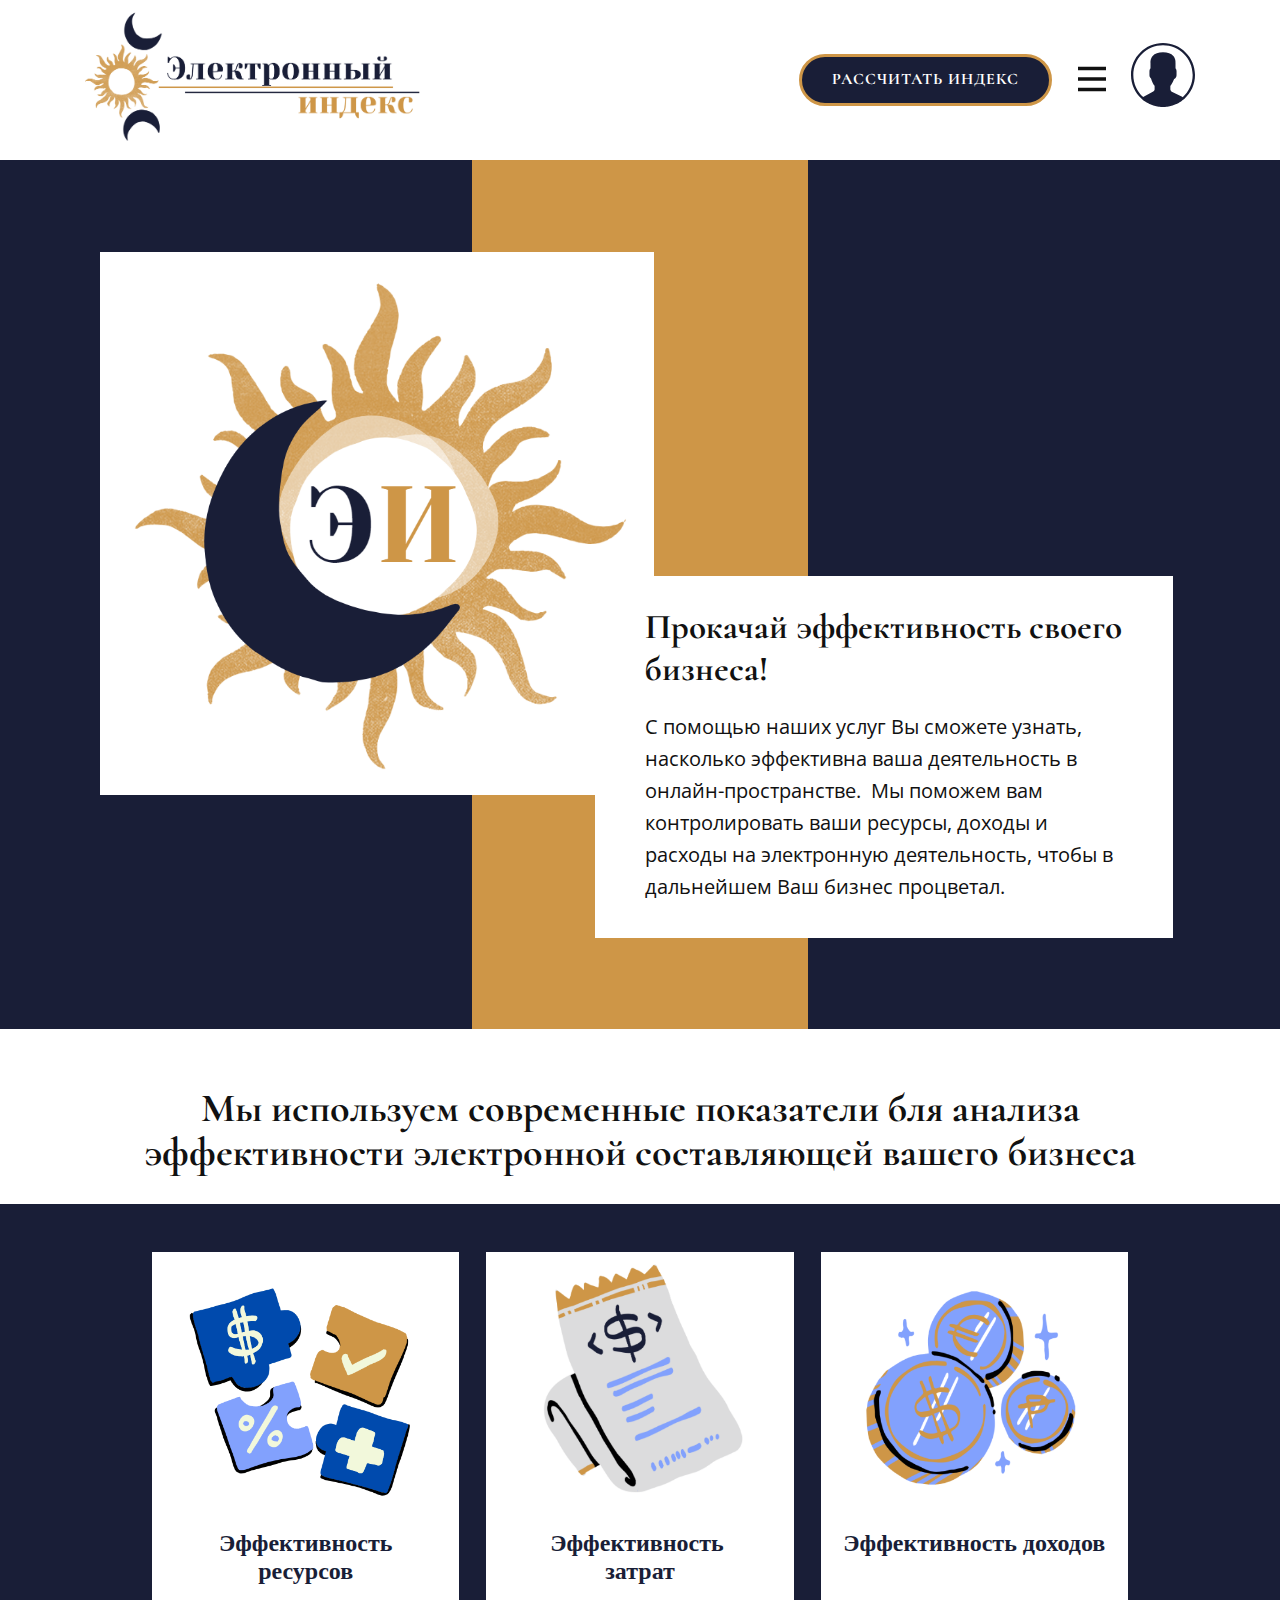
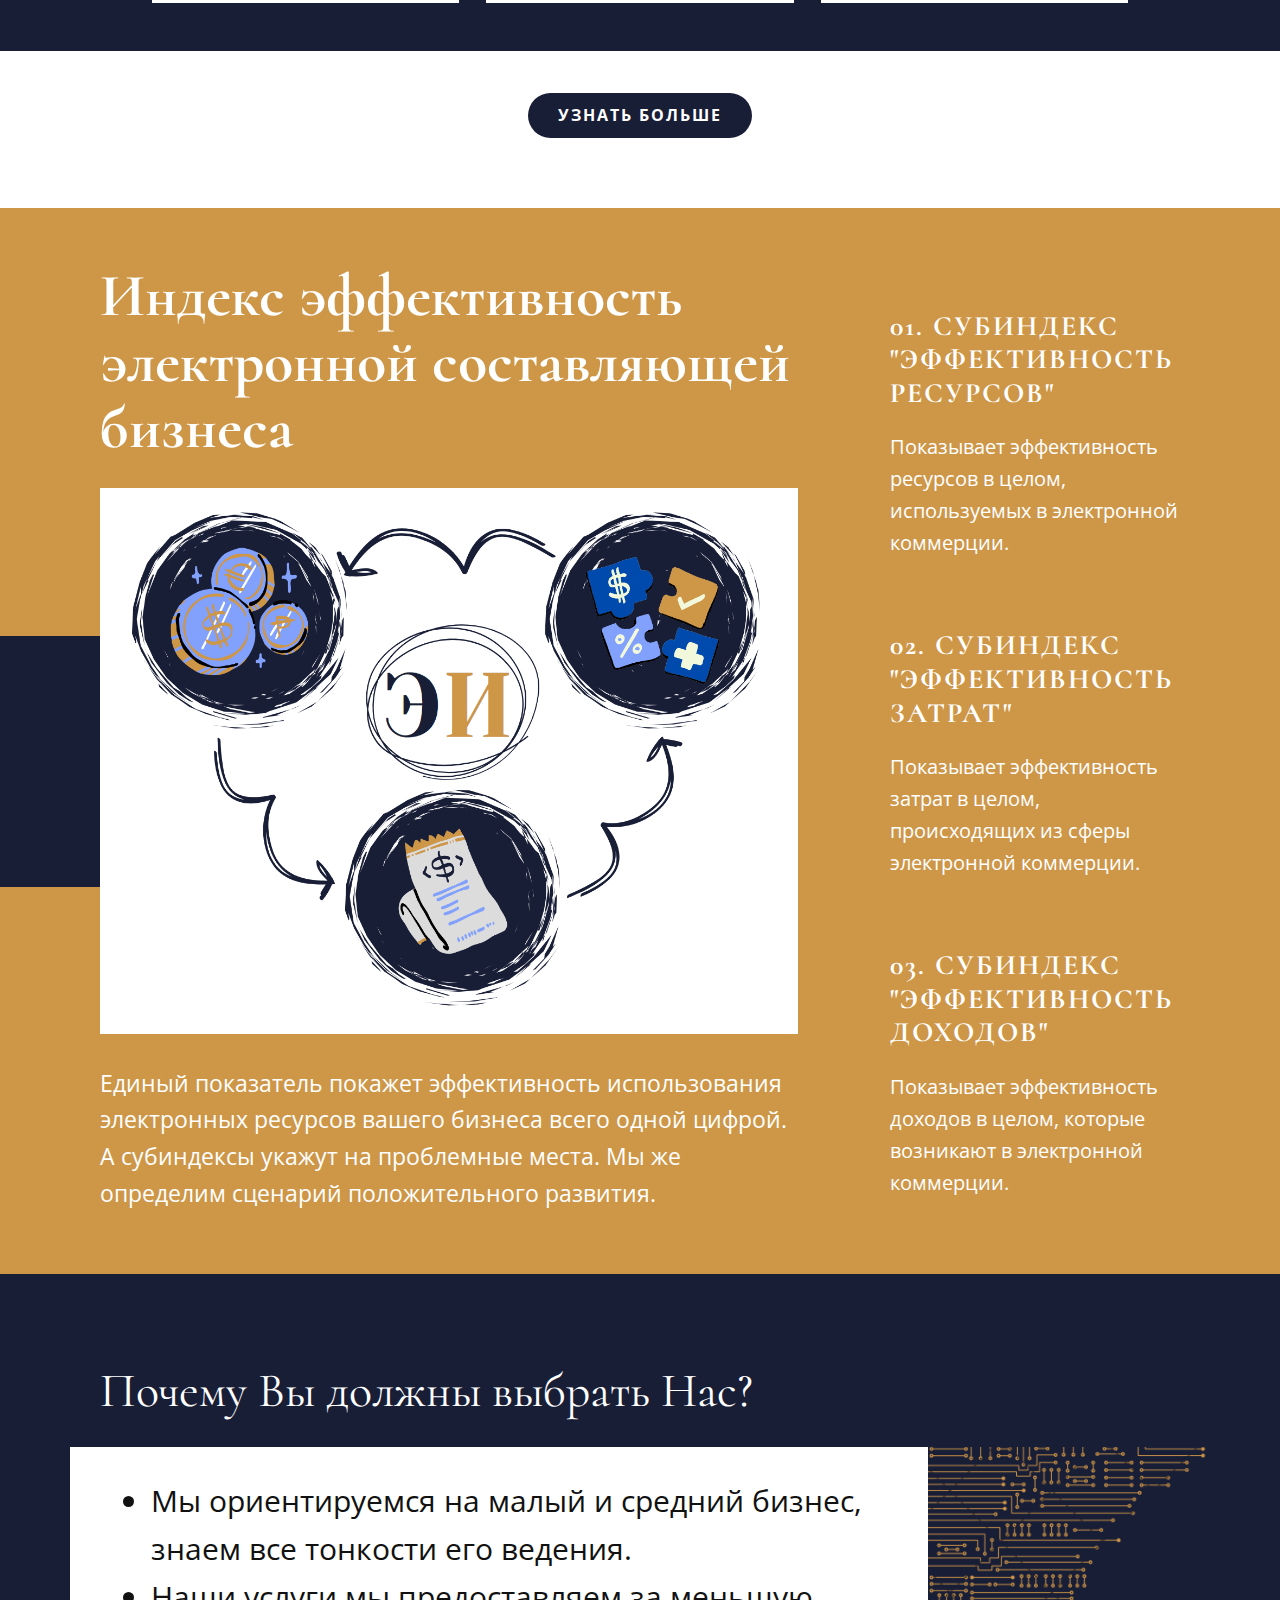
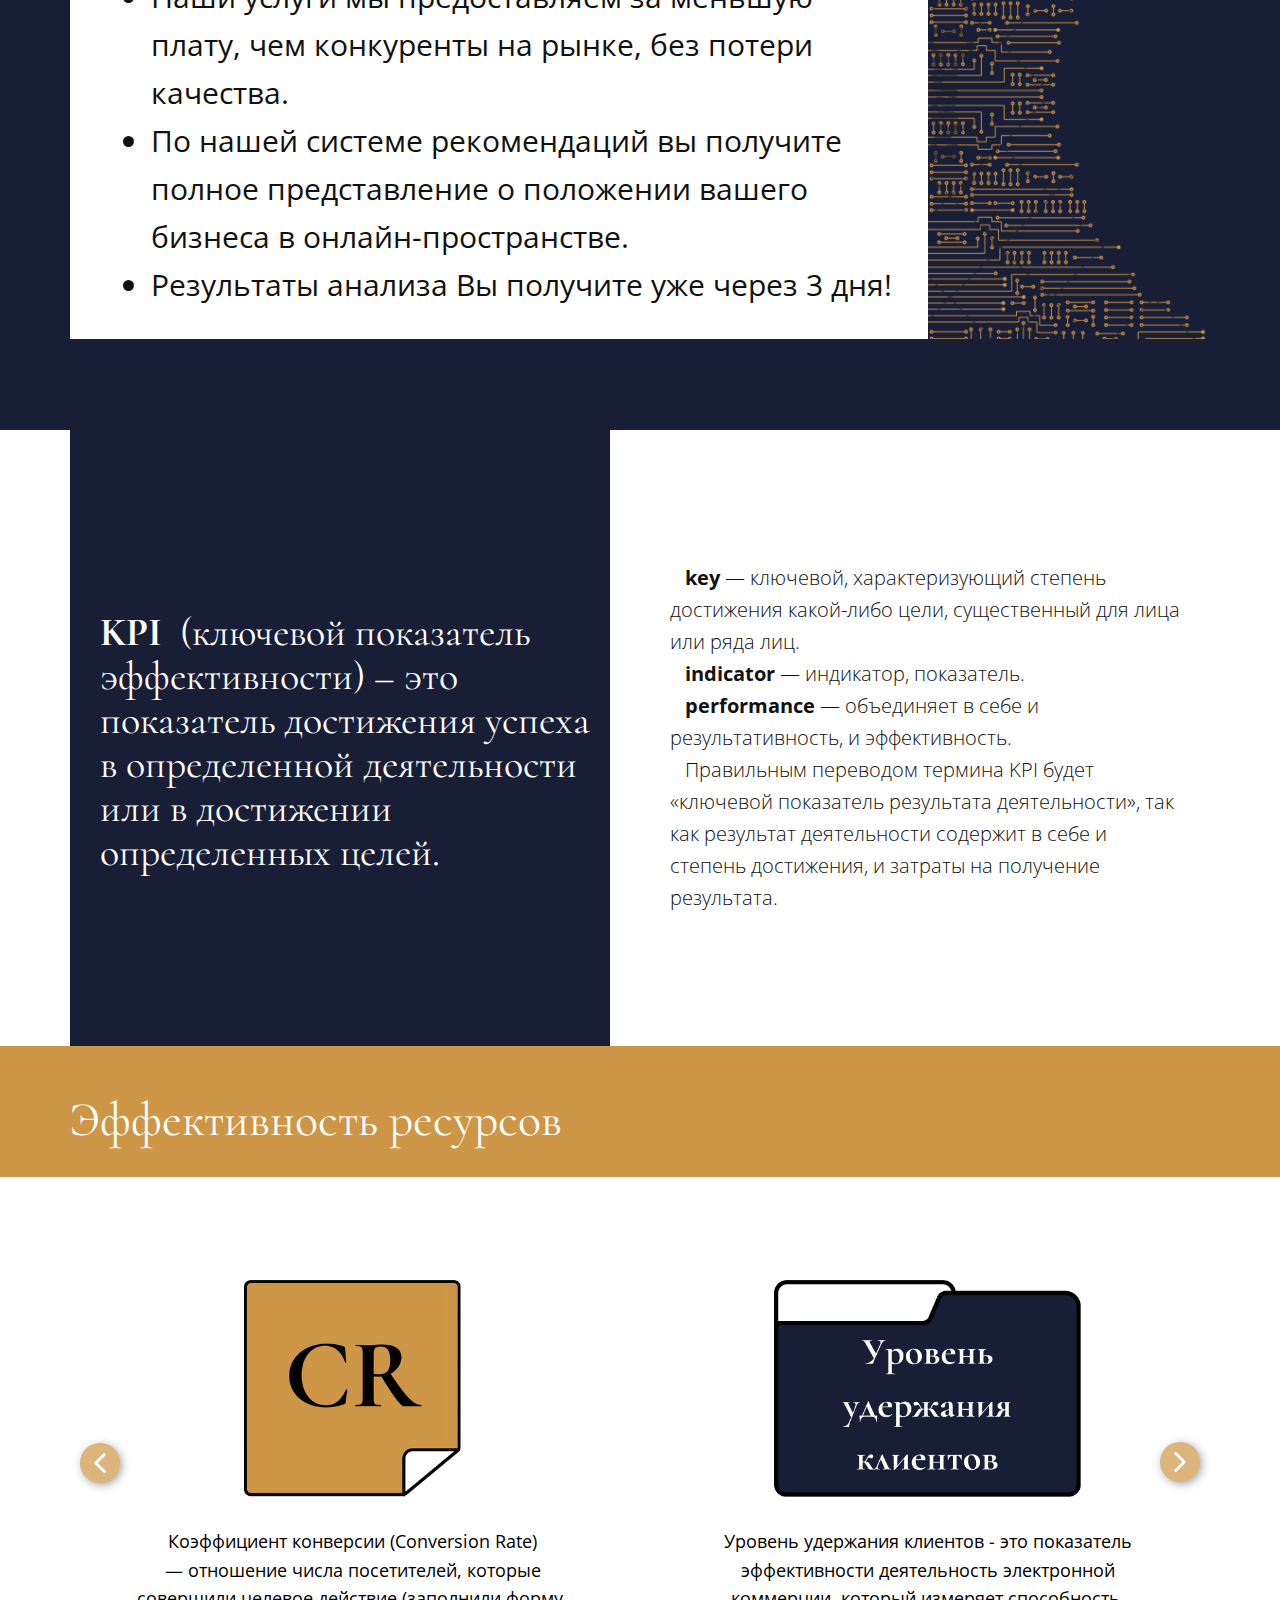
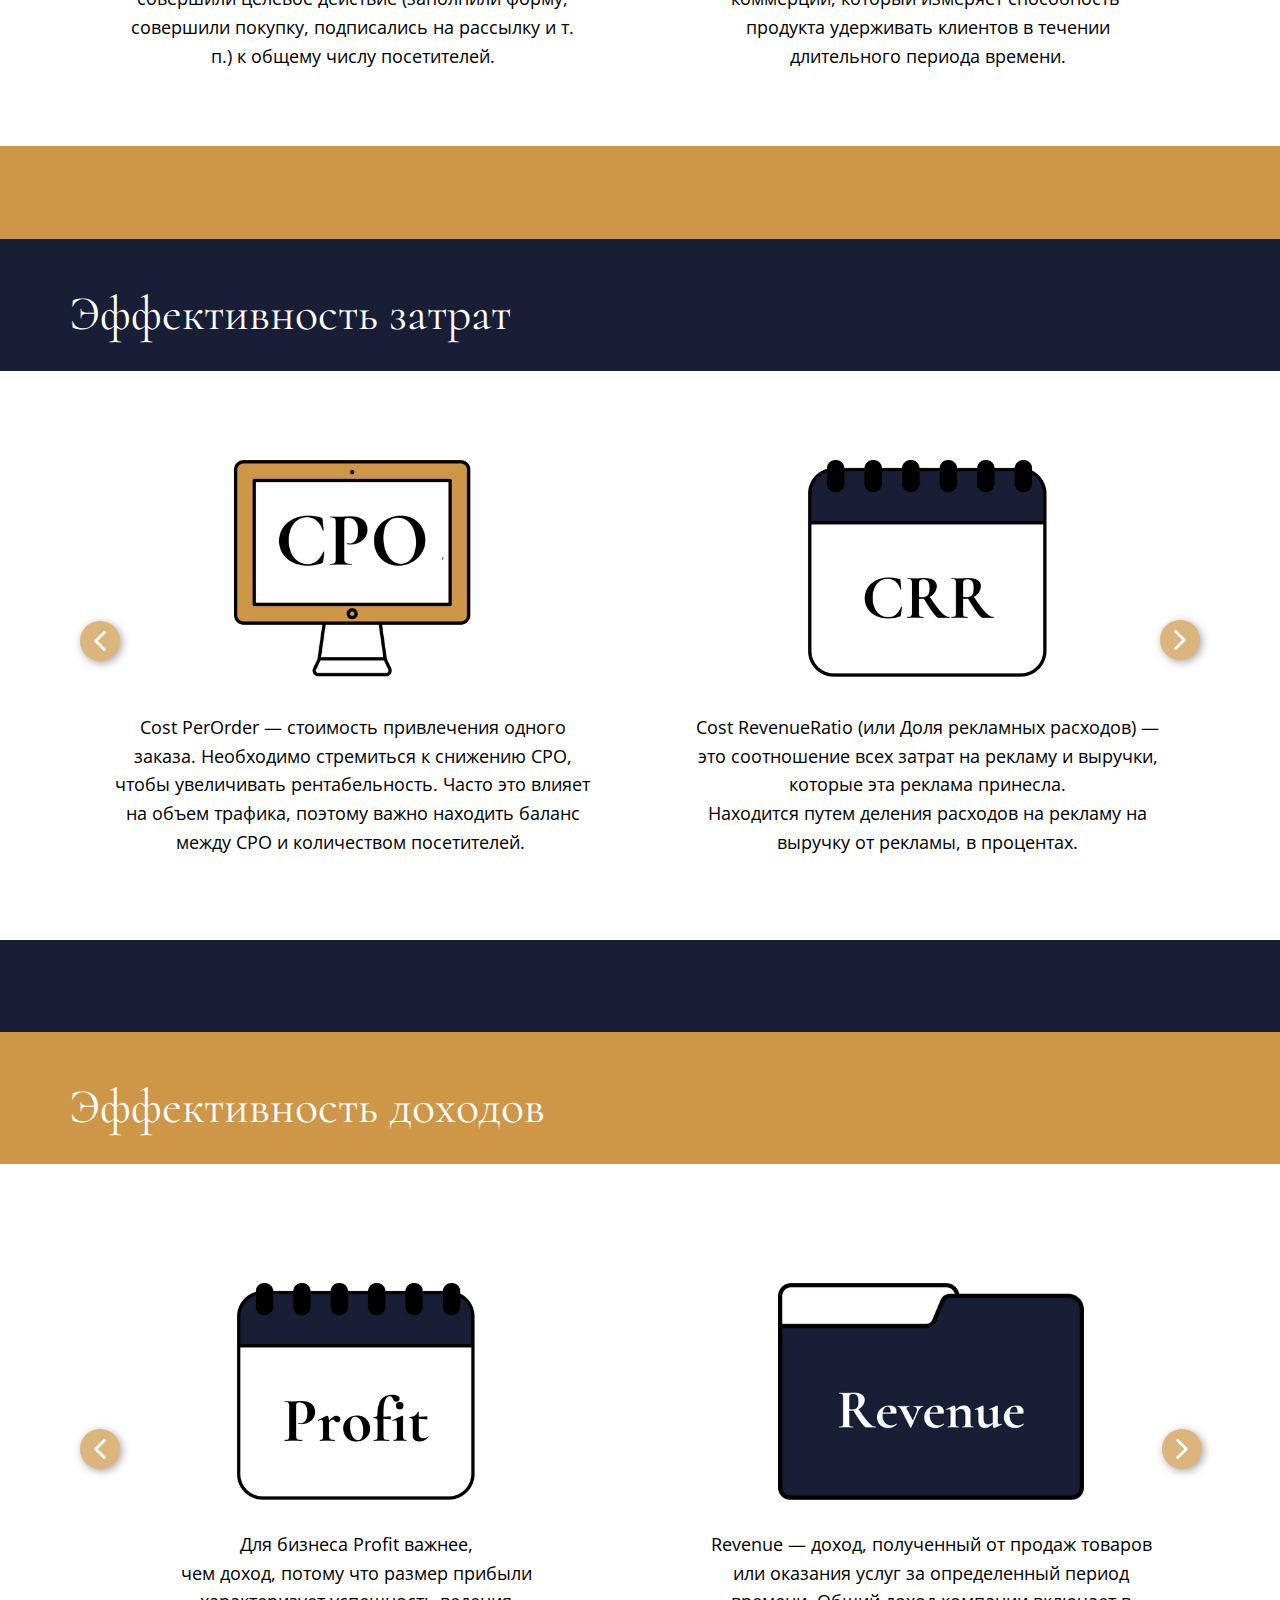
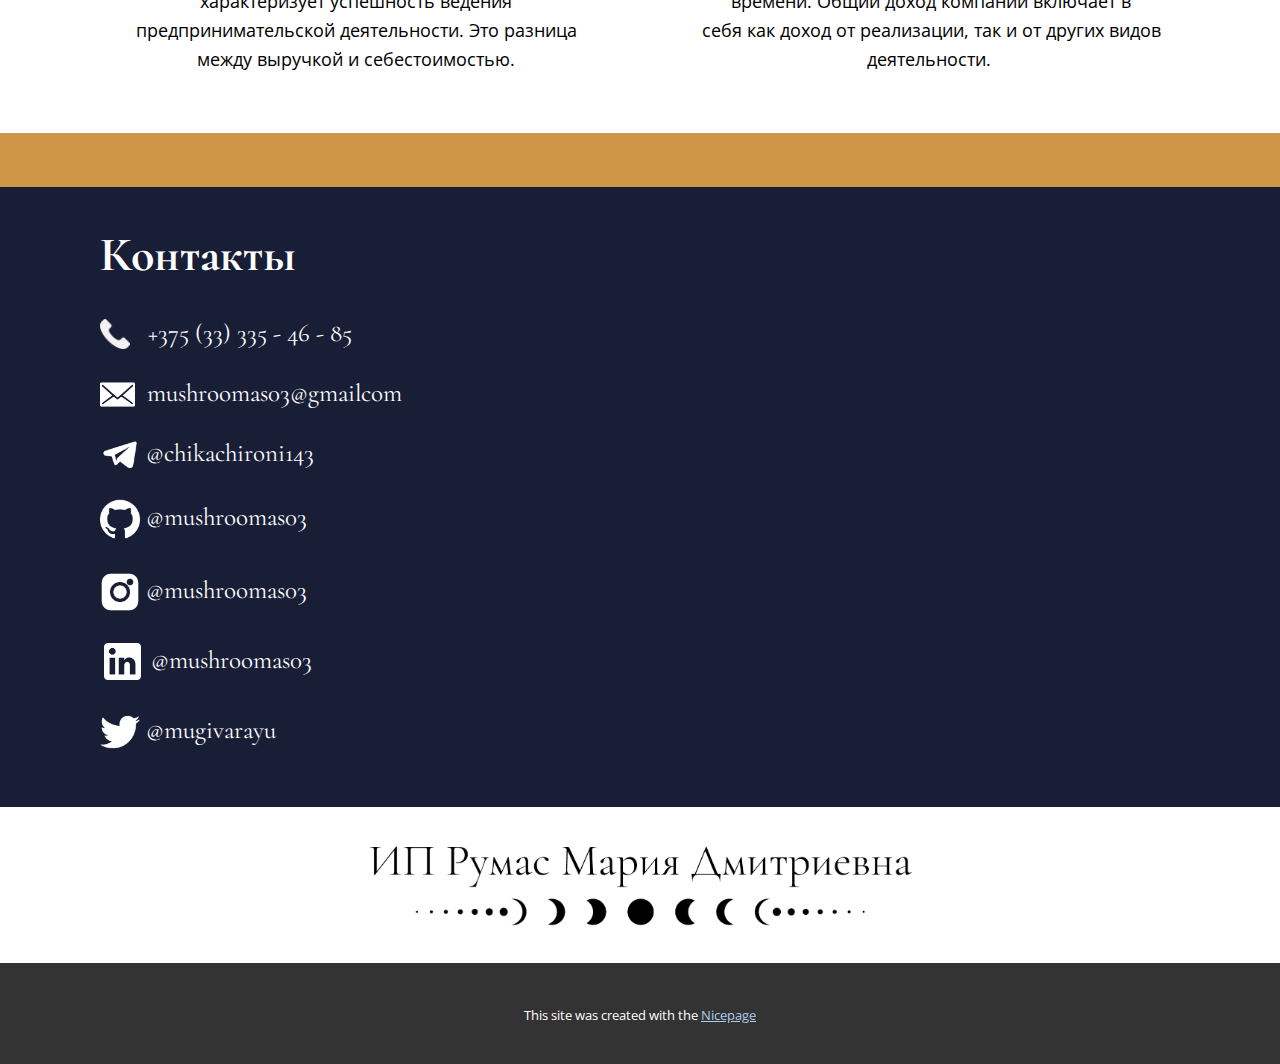
<file: e-index-2/index.html>
<!DOCTYPE html>
<html style="font-size: 16px;" lang="ru"><head>
    <meta name="viewport" content="width=device-width, initial-scale=1.0">
    <meta charset="utf-8">
    <meta name="keywords" content="эффективность бизнеса, бизнес-анализ, услуги анализа бизнеса, электронная коммерция, индекс">
    <meta name="description" content="быстрый анализ эффективности по ключевым показателям за 3 дня. умная система рекомендаций для улучшения бизнес-процессов. бесплатные консультации.">
    <meta name="robots" content="noindex">
    <title>Услуги бизнес-анализа </title>
    <link rel="stylesheet" href="nicepage.css" media="screen">
<link rel="stylesheet" href="Главная.css" media="screen">
    <script class="u-script" type="text/javascript" src="jquery.js" defer=""></script>
    <script class="u-script" type="text/javascript" src="nicepage.js" defer=""></script>
    <meta name="generator" content="Nicepage 6.9.2, nicepage.com">
    <meta property="og:title" content="Бизнес-анализ за 3 дня!">
    <meta property="og:description" content="проанализируем онлайн-деятельность">
    <link rel="icon" href="images/logo_mini1.png">
    <link id="u-theme-google-font" rel="stylesheet" href="https://fonts.googleapis.com/css?family=Roboto:100,100i,300,300i,400,400i,500,500i,700,700i,900,900i|Open+Sans:300,300i,400,400i,500,500i,600,600i,700,700i,800,800i">
    <link id="u-page-google-font" rel="stylesheet" href="https://fonts.googleapis.com/css?family=Open+Sans:300,300i,400,400i,500,500i,600,600i,700,700i,800,800i|Cormorant:300,300i,400,400i,500,500i,600,600i,700,700i">
    
    
    
    
    
    
    
    
    
    
    
    
    <script type="application/ld+json">{
		"@context": "http://schema.org",
		"@type": "Organization",
		"name": "e-index",
		"logo": "images/logo.png"
}</script>
    <meta name="theme-color" content="#478ac9">
    <meta property="og:type" content="website">
  <meta data-intl-tel-input-cdn-path="intlTelInput/"></head>
  <body data-home-page="Главная.html" data-home-page-title="Главная" data-path-to-root="./" data-include-products="false" class="u-body u-xl-mode" data-lang="ru"><header class="u-clearfix u-header u-sticky u-sticky-cf16 u-white u-header" id="sec-8218"><div class="u-clearfix u-sheet u-sheet-1">
        <img class="u-hidden-lg u-hidden-md u-hidden-sm u-hidden-xl u-image u-image-contain u-image-default u-image-1" src="images/logo_mini1.png?rand=6fe6" alt="" data-image-width="797" data-image-height="781">
        <a href="Главная.html" class="u-hidden-xs u-image u-logo u-image-2" data-image-width="1807" data-image-height="738">
          <img src="images/logo.png" class="u-logo-image u-logo-image-1">
        </a>
        <nav class="u-menu u-menu-hamburger u-menu-open-right u-offcanvas u-menu-1" data-responsive-from="XL">
          <div class="menu-collapse u-custom-font" style="font-size: 1.25rem; letter-spacing: 0px; font-weight: 700; font-family: Cormorant;">
            <a class="u-button-style u-custom-left-right-menu-spacing u-custom-padding-bottom u-custom-text-active-color u-custom-text-color u-custom-text-hover-color u-custom-top-bottom-menu-spacing u-nav-link u-text-active-palette-1-base u-text-hover-palette-2-base" href="#">
              <svg class="u-svg-link" viewBox="0 0 24 24"><use xlink:href="#menu-hamburger"></use></svg>
              <svg class="u-svg-content" version="1.1" id="menu-hamburger" viewBox="0 0 16 16" x="0px" y="0px" xmlns:xlink="http://www.w3.org/1999/xlink" xmlns="http://www.w3.org/2000/svg"><g><rect y="1" width="16" height="2"></rect><rect y="7" width="16" height="2"></rect><rect y="13" width="16" height="2"></rect>
</g></svg>
            </a>
          </div>
          <div class="u-custom-menu u-nav-container">
            <ul class="u-custom-font u-nav u-unstyled u-nav-1"><li class="u-nav-item"><a class="u-button-style u-nav-link u-text-active-custom-color-4 u-text-custom-color-1 u-text-hover-custom-color-2" href="Главная.html" style="padding: 10px 20px;">Главная</a>
</li><li class="u-nav-item"><a class="u-button-style u-nav-link u-text-active-custom-color-4 u-text-custom-color-1 u-text-hover-custom-color-2" href="О-нас.html" style="padding: 10px 20px;">О нас</a>
</li><li class="u-nav-item"><a class="u-button-style u-nav-link u-text-active-custom-color-4 u-text-custom-color-1 u-text-hover-custom-color-2" href="Контакты.html" style="padding: 10px 20px;">Контакты</a>
</li><li class="u-nav-item"><a class="u-button-style u-nav-link u-text-active-custom-color-4 u-text-custom-color-1 u-text-hover-custom-color-2" href="Услуги.html" style="padding: 10px 20px;">Услуги</a>
</li></ul>
          </div>
          <div class="u-custom-menu u-nav-container-collapse">
            <div class="u-container-style u-custom-color-1 u-inner-container-layout u-opacity u-opacity-90 u-sidenav">
              <div class="u-inner-container-layout u-sidenav-overflow">
                <div class="u-menu-close"></div>
                <ul class="u-align-center u-custom-font u-nav u-popupmenu-items u-spacing-20 u-text-active-white u-text-custom-color-4 u-text-hover-custom-color-2 u-unstyled u-nav-2"><li class="u-nav-item"><a class="u-button-style u-nav-link" href="Главная.html">Главная</a>
</li><li class="u-nav-item"><a class="u-button-style u-nav-link" href="О-нас.html">О нас</a>
</li><li class="u-nav-item"><a class="u-button-style u-nav-link" href="Контакты.html">Контакты</a>
</li><li class="u-nav-item"><a class="u-button-style u-nav-link" href="Услуги.html">Услуги</a>
</li></ul>
              </div>
            </div>
            <div class="u-black u-menu-overlay u-opacity u-opacity-40"></div>
          </div>
        </nav><span class="u-icon u-text-custom-color-1 u-icon-1" data-href="Личный-кабинет.html"><svg class="u-svg-link" preserveAspectRatio="xMidYMin slice" viewBox="0 0 55 55" style=""><use xlink:href="#svg-238a"></use></svg><svg class="u-svg-content" viewBox="0 0 55 55" x="0px" y="0px" id="svg-238a" style="enable-background:new 0 0 55 55;"><path d="M55,27.5C55,12.337,42.663,0,27.5,0S0,12.337,0,27.5c0,8.009,3.444,15.228,8.926,20.258l-0.026,0.023l0.892,0.752
	c0.058,0.049,0.121,0.089,0.179,0.137c0.474,0.393,0.965,0.766,1.465,1.127c0.162,0.117,0.324,0.234,0.489,0.348
	c0.534,0.368,1.082,0.717,1.642,1.048c0.122,0.072,0.245,0.142,0.368,0.212c0.613,0.349,1.239,0.678,1.88,0.98
	c0.047,0.022,0.095,0.042,0.142,0.064c2.089,0.971,4.319,1.684,6.651,2.105c0.061,0.011,0.122,0.022,0.184,0.033
	c0.724,0.125,1.456,0.225,2.197,0.292c0.09,0.008,0.18,0.013,0.271,0.021C25.998,54.961,26.744,55,27.5,55
	c0.749,0,1.488-0.039,2.222-0.098c0.093-0.008,0.186-0.013,0.279-0.021c0.735-0.067,1.461-0.164,2.178-0.287
	c0.062-0.011,0.125-0.022,0.187-0.034c2.297-0.412,4.495-1.109,6.557-2.055c0.076-0.035,0.153-0.068,0.229-0.104
	c0.617-0.29,1.22-0.603,1.811-0.936c0.147-0.083,0.293-0.167,0.439-0.253c0.538-0.317,1.067-0.648,1.581-1
	c0.185-0.126,0.366-0.259,0.549-0.391c0.439-0.316,0.87-0.642,1.289-0.983c0.093-0.075,0.193-0.14,0.284-0.217l0.915-0.764
	l-0.027-0.023C51.523,42.802,55,35.55,55,27.5z M2,27.5C2,13.439,13.439,2,27.5,2S53,13.439,53,27.5
	c0,7.577-3.325,14.389-8.589,19.063c-0.294-0.203-0.59-0.385-0.893-0.537l-8.467-4.233c-0.76-0.38-1.232-1.144-1.232-1.993v-2.957
	c0.196-0.242,0.403-0.516,0.617-0.817c1.096-1.548,1.975-3.27,2.616-5.123c1.267-0.602,2.085-1.864,2.085-3.289v-3.545
	c0-0.867-0.318-1.708-0.887-2.369v-4.667c0.052-0.52,0.236-3.448-1.883-5.864C34.524,9.065,31.541,8,27.5,8
	s-7.024,1.065-8.867,3.168c-2.119,2.416-1.935,5.346-1.883,5.864v4.667c-0.568,0.661-0.887,1.502-0.887,2.369v3.545
	c0,1.101,0.494,2.128,1.34,2.821c0.81,3.173,2.477,5.575,3.093,6.389v2.894c0,0.816-0.445,1.566-1.162,1.958l-7.907,4.313
	c-0.252,0.137-0.502,0.297-0.752,0.476C5.276,41.792,2,35.022,2,27.5z"></path></svg></span>
        <a href="Услуги.html#sec-cac1" class="u-border-3 u-border-custom-color-4 u-border-hover-custom-color-1 u-btn u-btn-round u-button-style u-custom-color-1 u-custom-font u-hover-custom-color-4 u-radius u-btn-1">Рассчитать индекс </a>
      </div></header>
    <section class="u-align-center u-clearfix u-custom-color-1 u-section-1" id="carousel_093d">
      <div class="u-clearfix u-sheet u-valign-middle-lg u-valign-middle-md u-valign-middle-sm u-sheet-1">
        <div class="u-absolute-hcenter u-custom-color-5 u-expanded-height u-shape u-shape-rectangle u-shape-1"></div>
        <img class="u-image u-image-contain u-image-default u-image-1" src="images/logo_mini1.png?rand=4cf1" alt="" data-image-width="797" data-image-height="781">
        <div class="u-align-left u-container-style u-group u-white u-group-1">
          <div class="u-container-layout u-valign-top u-container-layout-1">
            <h3 class="u-custom-font u-text u-text-1">Прокачай эффективность своего бизнеса! </h3>
            <p class="u-text u-text-2">С помощью наших услуг Вы сможете узнать, насколько эффективна ваша деятельность в онлайн-пространстве.&nbsp; Мы поможем вам контролировать ваши ресурсы, доходы и расходы на электронную деятельность, чтобы в дальнейшем Ваш бизнес процветал.</p>
          </div>
        </div>
      </div>
    </section>
    <section class="u-align-center u-clearfix u-white u-section-2" id="carousel_3ade">
      <h1 class="u-custom-font u-text u-text-1">Мы используем современные показатели бля анализа эффективности электронной составляющей вашего бизнеса</h1>
      <div class="u-container-style u-custom-color-1 u-expanded-width u-group u-shape-rectangle u-group-1">
        <div class="u-container-layout u-container-layout-1">
          <div class="u-list u-list-1">
            <div class="u-repeater u-repeater-1">
              <div class="u-align-center u-container-style u-list-item u-repeater-item u-shape-rectangle u-white u-list-item-1">
                <div class="u-container-layout u-similar-container u-valign-top-lg u-valign-top-md u-valign-top-sm u-valign-top-xs u-container-layout-2">
                  <img class="u-image u-image-contain u-image-default u-image-1" src="images/01e1dd49-dd8d-fb1d-99ae-70169cb1f884.png" alt="" data-image-width="453" data-image-height="372">
                  <h4 class="u-custom-font u-font-georgia u-text u-text-custom-color-1 u-text-2">Эффективность ресурсов</h4>
                </div>
              </div>
              <div class="u-align-center u-container-style u-list-item u-repeater-item u-shape-rectangle u-video-cover u-white u-list-item-2">
                <div class="u-container-layout u-similar-container u-valign-top-lg u-valign-top-md u-valign-top-sm u-valign-top-xs u-container-layout-3">
                  <img class="u-image u-image-contain u-image-default u-image-2" src="images/01e1dd49-dd8d-fb1d-99ae-70169cb1f884.png" alt="" data-image-width="453" data-image-height="372">
                  <h4 class="u-custom-font u-font-georgia u-text u-text-custom-color-1 u-text-3">Эффективность&nbsp;<br>затрат
                  </h4>
                </div>
              </div>
              <div class="u-align-center u-container-style u-list-item u-repeater-item u-shape-rectangle u-video-cover u-white u-list-item-3">
                <div class="u-container-layout u-similar-container u-valign-top-lg u-valign-top-md u-valign-top-sm u-valign-top-xs u-container-layout-4">
                  <img class="u-image u-image-contain u-image-default u-image-3" src="images/d9c53979-3bcc-df40-9bd5-e769696dff51.png" alt="" data-image-width="445" data-image-height="370">
                  <h4 class="u-custom-font u-font-georgia u-text u-text-custom-color-1 u-text-4">Эффективность доходов</h4>
                </div>
              </div>
            </div>
          </div>
          <img class="u-image u-image-contain u-image-default u-image-4" src="images/ebf0f901-92f1-44a0-33e3-3c77a791435d.png" alt="" data-image-width="407" data-image-height="385">
        </div>
      </div>
      <a href="Главная.html" class="u-active-custom-color-4 u-border-none u-btn u-btn-round u-button-style u-custom-color-1 u-hover-custom-color-7 u-radius-50 u-text-active-white u-text-hover-white u-text-white u-btn-1">узнать больше</a>
    </section>
    <section class="u-align-center-lg u-align-center-md u-align-center-sm u-align-center-xs u-clearfix u-custom-color-4 u-section-3" id="carousel_3fe9">
      <div class="u-custom-color-1 u-shape u-shape-rectangle u-shape-1"></div>
      <div class="data-layout-selected u-clearfix u-layout-wrap u-layout-wrap-1">
        <div class="u-layout">
          <div class="u-layout-row">
            <div class="u-container-style u-layout-cell u-size-60 u-layout-cell-1">
              <div class="u-container-layout u-container-layout-1">
                <h2 class="u-custom-font u-text u-text-1">Индекс эффективность электронной составляющей бизнеса</h2>
                <img class="u-expanded-width-lg u-expanded-width-md u-expanded-width-sm u-expanded-width-xs u-image u-image-contain u-image-default u-image-1" src="images/f8660e09-1c76-630f-0908-97b2b4364754.png" alt="" data-image-width="1287" data-image-height="1006">
                <p class="u-text u-text-2">Единый показатель покажет эффективность использования электронных ресурсов вашего бизнеса всего одной цифрой. А субиндексы укажут на проблемные места. Мы же определим сценарий положительного развития.&nbsp;</p>
              </div>
            </div>
          </div>
        </div>
      </div>
      <div class="u-list u-list-1">
        <div class="u-repeater u-repeater-1">
          <div class="u-container-style u-list-item u-repeater-item">
            <div class="u-container-layout u-similar-container u-valign-bottom-xl u-container-layout-2">
              <h3 class="u-custom-font u-text u-text-3">01. Субиндекс "Эффективность ресурсов"</h3>
              <p class="u-text u-text-4">Показывает  эффективность ресурсов в целом, используемых в электронной коммерции. </p>
            </div>
          </div>
          <div class="u-container-style u-list-item u-repeater-item">
            <div class="u-container-layout u-similar-container u-valign-bottom-xl u-container-layout-3">
              <h3 class="u-custom-font u-text u-text-5">02. ​Субиндекс "Эффективность затрат"</h3>
              <p class="u-text u-text-6">Показывает  эффективность затрат в целом, происходящих из сферы электронной коммерции. </p>
            </div>
          </div>
          <div class="u-container-style u-list-item u-repeater-item">
            <div class="u-container-layout u-similar-container u-valign-bottom-xl u-container-layout-4">
              <h3 class="u-custom-font u-text u-text-7">03.&nbsp;Субиндекс "Эффективность Доходов"</h3>
              <p class="u-text u-text-8">Показывает  эффективность доходов в целом, которые возникают в электронной коммерции. </p>
            </div>
          </div>
        </div>
      </div>
    </section>
    <section class="u-clearfix u-custom-color-1 u-section-4" id="carousel_1916">
      <div class="u-clearfix u-sheet u-valign-middle u-sheet-1">
        <h2 class="u-custom-font u-text u-text-default u-text-1">Почему Вы должны выбрать Нас?&nbsp;</h2>
        <img class="u-image u-image-default u-image-1" src="images/1e302398-8939-7e4d-2817-fc299073774e.png" alt="" data-image-width="596" data-image-height="1077">
        <div class="data-layout-selected u-clearfix u-layout-wrap u-layout-wrap-1">
          <div class="u-layout">
            <div class="u-layout-row">
              <div class="u-align-left u-container-style u-layout-cell u-left-cell u-shape-rectangle u-size-60 u-white u-layout-cell-1">
                <div class="u-container-layout u-valign-top u-container-layout-1">
                  <ul class="u-text u-text-2">
                    <li>Мы ориентируемся на малый и средний бизнес, знаем все тонкости его ведения.</li>
                    <li>Наши услуги мы предоставляем за меньшую плату, чем конкуренты на рынке, без потери качества.</li>
                    <li>По нашей системе рекомендаций вы получите полное представление о положении вашего бизнеса в онлайн-пространстве.</li>
                    <li>Результаты анализа Вы получите уже через 3 дня!</li>
                  </ul>
                </div>
              </div>
            </div>
          </div>
        </div>
      </div>
    </section>
    <section class="u-clearfix u-white u-section-5" id="carousel_d78a">
      <div class="u-clearfix u-sheet u-sheet-1">
        <div class="data-layout-selected u-clearfix u-expanded-width u-layout-wrap u-layout-wrap-1">
          <div class="u-layout">
            <div class="u-layout-row">
              <div class="u-container-style u-layout-cell u-left-cell u-size-30 u-layout-cell-1">
                <div class="u-container-layout u-valign-top u-container-layout-1">
                  <div class="u-container-style u-custom-color-1 u-group u-shape-rectangle u-group-1">
                    <div class="u-container-layout u-valign-middle u-container-layout-2">
                      <h1 class="u-custom-font u-text u-text-1">
                        <span style="font-weight: 700;">KPI</span>
                        <span style="font-weight: 700;"></span> &nbsp;(ключевой показатель эффективности) – это показатель
достижения успеха в определенной деятельности или в достижении определенных
целей. 
                      </h1>
                    </div>
                  </div>
                </div>
              </div>
              <div class="u-container-style u-layout-cell u-right-cell u-size-30 u-layout-cell-2">
                <div class="u-container-layout u-valign-middle u-container-layout-3">
                  <p class="u-text u-text-2">&nbsp; &nbsp;<span style="font-weight: 700;">key</span>&nbsp;— ключевой, характеризующий степень достижения
какой-либо цели, существенный для лица или ряда лиц.<br>&nbsp; &nbsp;<span style="font-weight: 700;">indicator</span>&nbsp;—
индикатор, показатель​.<br>&nbsp; &nbsp;<span style="font-weight: 700;">performance</span>&nbsp;​—
объединяет в себе и результативность, и эффективность.<br>&nbsp; &nbsp;Правильным переводом термина KPI будет «ключевой показатель результата
деятельности», так как результат деятельности содержит в себе и степень
достижения, и затраты на получение результата.<br>
                  </p>
                </div>
              </div>
            </div>
          </div>
        </div>
      </div>
    </section>
    <section class="u-align-center u-clearfix u-custom-color-4 u-section-6" id="sec-66cd">
      <h2 class="u-custom-font u-text u-text-default u-text-1">Эффективность ресурсов</h2>
      <div class="u-expanded-width u-shape u-shape-rectangle u-white u-shape-1"></div>
      <div class="custom-expanded u-layout-horizontal u-list u-list-1">
        <div class="u-repeater u-repeater-1">
          <div class="u-container-style u-list-item u-repeater-item u-list-item-1">
            <div class="u-container-layout u-similar-container u-valign-bottom u-container-layout-1">
              <img class="custom-expanded u-image u-image-contain u-image-default u-image-1" src="images/CR.png" alt="" data-image-width="344" data-image-height="345">
              <p class="u-align-center u-text u-text-black u-text-2"> Коэффициент конверсии (Сonversion Rate)<br>— отношение числа посетителей, которые совершили целевое действие
(заполнили форму, совершили покупку, подписались на рассылку и т. п.) к общему
числу посетителей.<br>
              </p>
            </div>
          </div>
          <div class="u-container-style u-list-item u-repeater-item u-list-item-2">
            <div class="u-container-layout u-similar-container u-valign-bottom u-container-layout-2">
              <img class="custom-expanded u-image u-image-contain u-image-default u-image-2" src="images/4d0e15fc-63c8-613a-26e1-6396d0c91fce.png" alt="" data-image-width="992" data-image-height="702">
              <p class="u-align-center u-text u-text-black u-text-3">Уровень удержания клиентов - это показатель эффективности деятельность электронной коммерции, который измеряет способность&nbsp;<br>продукта удерживать клиентов в течении длительного периода времени.
              </p>
            </div>
          </div>
          <div class="u-container-style u-list-item u-repeater-item u-list-item-3">
            <div class="u-container-layout u-similar-container u-valign-bottom u-container-layout-3">
              <img class="custom-expanded u-image u-image-contain u-image-default u-image-3" src="images/PPP.png" alt="" data-image-width="469" data-image-height="301">
              <p class="u-align-center u-text u-text-black u-text-4"> Return On&nbsp;Ad&nbsp;Spend&nbsp;— рентабельность затрат на&nbsp;рекламу — это коэффициент, который показывает, окупятся&nbsp;ли расходы на&nbsp;рекламу. С&nbsp;помощью ROAS можно рассчитать, сколько денег приносит каждый вложенный рубль.</p>
            </div>
          </div>
          <div class="u-container-style u-list-item u-repeater-item u-list-item-4">
            <div class="u-container-layout u-similar-container u-valign-bottom u-container-layout-4">
              <img class="custom-expanded u-image u-image-contain u-image-default u-image-4" src="images/KBK.png" alt="" data-image-width="445" data-image-height="366">
              <p class="u-align-center u-text u-text-black u-text-5"> Брошенная корзина — это частый сценарий поведения посетителей онлайн-магазинов, при котором пользователь выбирает&nbsp;<br>товары и кладет их в корзину, но не завершает покупку и уходит с сайта.&nbsp;<br>
              </p>
            </div>
          </div>
          <div class="u-container-style u-list-item u-repeater-item u-list-item-5">
            <div class="u-container-layout u-similar-container u-valign-bottom u-container-layout-5">
              <img class="custom-expanded u-image u-image-contain u-image-default u-image-5" src="images/ROI.png" alt="" data-image-width="446" data-image-height="301">
              <p class="u-align-center u-text u-text-black u-text-6"> Return On Investment — процент возврата вложенных в маркетинг
инвестиций или, коэффициент рентабельности маркетинговых инвестиций. Чтобы инвестиции окупались ROI должен быть больше 0.<br>
              </p>
            </div>
          </div>
        </div>
        <a class="u-custom-color-4 u-gallery-nav u-gallery-nav-prev u-icon-circle u-opacity u-opacity-70 u-spacing-10 u-text-body-alt-color u-gallery-nav-1" href="#" role="button">
          <span aria-hidden="true">
            <svg viewBox="0 0 451.847 451.847"><path d="M97.141,225.92c0-8.095,3.091-16.192,9.259-22.366L300.689,9.27c12.359-12.359,32.397-12.359,44.751,0
c12.354,12.354,12.354,32.388,0,44.748L173.525,225.92l171.903,171.909c12.354,12.354,12.354,32.391,0,44.744
c-12.354,12.365-32.386,12.365-44.745,0l-194.29-194.281C100.226,242.115,97.141,234.018,97.141,225.92z"></path></svg>
          </span>
          <span class="sr-only">
            <svg viewBox="0 0 451.847 451.847"><path d="M97.141,225.92c0-8.095,3.091-16.192,9.259-22.366L300.689,9.27c12.359-12.359,32.397-12.359,44.751,0
c12.354,12.354,12.354,32.388,0,44.748L173.525,225.92l171.903,171.909c12.354,12.354,12.354,32.391,0,44.744
c-12.354,12.365-32.386,12.365-44.745,0l-194.29-194.281C100.226,242.115,97.141,234.018,97.141,225.92z"></path></svg>
          </span>
        </a>
        <a class="u-custom-color-4 u-gallery-nav u-gallery-nav-next u-icon-circle u-opacity u-opacity-70 u-spacing-10 u-text-body-alt-color u-gallery-nav-2" href="#" role="button">
          <span aria-hidden="true">
            <svg viewBox="0 0 451.846 451.847"><path d="M345.441,248.292L151.154,442.573c-12.359,12.365-32.397,12.365-44.75,0c-12.354-12.354-12.354-32.391,0-44.744
L278.318,225.92L106.409,54.017c-12.354-12.359-12.354-32.394,0-44.748c12.354-12.359,32.391-12.359,44.75,0l194.287,194.284
c6.177,6.18,9.262,14.271,9.262,22.366C354.708,234.018,351.617,242.115,345.441,248.292z"></path></svg>
          </span>
          <span class="sr-only">
            <svg viewBox="0 0 451.846 451.847"><path d="M345.441,248.292L151.154,442.573c-12.359,12.365-32.397,12.365-44.75,0c-12.354-12.354-12.354-32.391,0-44.744
L278.318,225.92L106.409,54.017c-12.354-12.359-12.354-32.394,0-44.748c12.354-12.359,32.391-12.359,44.75,0l194.287,194.284
c6.177,6.18,9.262,14.271,9.262,22.366C354.708,234.018,351.617,242.115,345.441,248.292z"></path></svg>
          </span>
        </a>
      </div>
    </section>
    <section class="u-align-center u-clearfix u-custom-color-1 u-section-7" id="sec-519d">
      <h2 class="u-custom-font u-text u-text-default u-text-1">Эффективность затрат</h2>
      <div class="u-expanded-width u-shape u-shape-rectangle u-white u-shape-1"></div>
      <div class="custom-expanded u-layout-horizontal u-list u-list-1">
        <div class="u-repeater u-repeater-1">
          <div class="u-container-style u-list-item u-repeater-item u-list-item-1">
            <div class="u-container-layout u-similar-container u-valign-bottom u-container-layout-1">
              <img class="custom-expanded u-image u-image-contain u-image-default u-image-1" src="images/5e8ad7f0-485c-281a-d1a4-cc3e413629ba.png" alt="" data-image-width="378" data-image-height="345">
              <p class="u-align-center u-text u-text-black u-text-2"> Cost PerOrder — стоимость привлечения одного заказа. Необходимо стремиться к снижению CPO, чтобы увеличивать рентабельность. Часто это влияет на объем трафика, поэтому важно находить баланс между
CPO и количеством посетителей.&nbsp;<br>
              </p>
            </div>
          </div>
          <div class="u-container-style u-list-item u-repeater-item u-list-item-2">
            <div class="u-container-layout u-similar-container u-valign-bottom u-container-layout-2">
              <img class="custom-expanded u-image u-image-contain u-image-default u-image-2" src="images/CRR.png" alt="" data-image-width="467" data-image-height="366">
              <p class="u-align-center u-text u-text-black u-text-3"> Cost RevenueRatio (или Доля рекламных расходов) —
это соотношение всех затрат на рекламу и выручки, которые эта реклама принесла.<br>Находится путем деления расходов на рекламу на выручку от рекламы, в процентах.
              </p>
            </div>
          </div>
          <div class="u-container-style u-list-item u-repeater-item u-list-item-3">
            <div class="u-container-layout u-similar-container u-valign-bottom u-container-layout-3">
              <img class="custom-expanded u-image u-image-contain u-image-default u-image-3" src="images/CPC.png" alt="" data-image-width="378" data-image-height="345">
              <p class="u-align-center u-text u-text-black u-text-4"> (Cost Per Click) — сумма, которую рекламодатель платит поисковым
системам и другим&nbsp;<br>интернет-издателям за один клик&nbsp;<br>по его рекламе, который
принес одного пользователя на его сайт.&nbsp;&nbsp;
              </p>
            </div>
          </div>
          <div class="u-container-style u-list-item u-repeater-item u-list-item-4">
            <div class="u-container-layout u-similar-container u-valign-bottom u-container-layout-4">
              <img class="custom-expanded u-image u-image-contain u-image-default u-image-4" src="images/b5f44553-4cab-ebb5-917b-f8d3a60887ef.png" alt="" data-image-width="469" data-image-height="301">
              <p class="u-align-center u-text u-text-black u-text-5"> Стоимость привлечения клиента — это итоговая сумма, затраченная на&nbsp;привлечение одного нового клиента. Нужен для того, чтобы понять, окупаются ли усилия на привлечения клиентов и оптимизировать маркетинговые мероприятия<br>
              </p>
            </div>
          </div>
          <div class="u-container-style u-list-item u-repeater-item u-list-item-5">
            <div class="u-container-layout u-similar-container u-valign-bottom u-container-layout-5">
              <img class="custom-expanded u-image u-image-contain u-image-default u-image-5" src="images/CPM.png" alt="" data-image-width="378" data-image-height="345">
              <p class="u-align-center u-text u-text-black u-text-6"> (Cost PerMille (Millenium)) — модель взаимоотношений с рекламодателем,&nbsp;<br>которая предусматривает&nbsp;<br>фиксированную оплату&nbsp;<br>за тысячу показов рекламы.<br>
              </p>
            </div>
          </div>
          <div class="u-container-style u-list-item u-repeater-item u-list-item-6">
            <div class="u-container-layout u-similar-container u-valign-bottom u-container-layout-6">
              <img class="custom-expanded u-image u-image-contain u-image-default u-image-6" src="images/d656c308-bb68-3dcb-14dd-bbb5ec41e43f.png" alt="" data-image-width="352" data-image-height="353">
              <p class="u-align-center u-text u-text-black u-text-7"> (Cost Per Action) — стоимость результативного действия посетителя сайта.
Также используется для обозначения модели оплаты интернет-рекламы, при которой
оплачиваются только определенные действия пользователей на сайте рекламодателя.&nbsp;</p>
            </div>
          </div>
        </div>
        <a class="u-custom-color-4 u-gallery-nav u-gallery-nav-prev u-icon-circle u-opacity u-opacity-70 u-spacing-10 u-text-body-alt-color u-gallery-nav-1" href="#" role="button">
          <span aria-hidden="true">
            <svg viewBox="0 0 451.847 451.847"><path d="M97.141,225.92c0-8.095,3.091-16.192,9.259-22.366L300.689,9.27c12.359-12.359,32.397-12.359,44.751,0
c12.354,12.354,12.354,32.388,0,44.748L173.525,225.92l171.903,171.909c12.354,12.354,12.354,32.391,0,44.744
c-12.354,12.365-32.386,12.365-44.745,0l-194.29-194.281C100.226,242.115,97.141,234.018,97.141,225.92z"></path></svg>
          </span>
          <span class="sr-only">
            <svg viewBox="0 0 451.847 451.847"><path d="M97.141,225.92c0-8.095,3.091-16.192,9.259-22.366L300.689,9.27c12.359-12.359,32.397-12.359,44.751,0
c12.354,12.354,12.354,32.388,0,44.748L173.525,225.92l171.903,171.909c12.354,12.354,12.354,32.391,0,44.744
c-12.354,12.365-32.386,12.365-44.745,0l-194.29-194.281C100.226,242.115,97.141,234.018,97.141,225.92z"></path></svg>
          </span>
        </a>
        <a class="u-custom-color-4 u-gallery-nav u-gallery-nav-next u-icon-circle u-opacity u-opacity-70 u-spacing-10 u-text-body-alt-color u-gallery-nav-2" href="#" role="button">
          <span aria-hidden="true">
            <svg viewBox="0 0 451.846 451.847"><path d="M345.441,248.292L151.154,442.573c-12.359,12.365-32.397,12.365-44.75,0c-12.354-12.354-12.354-32.391,0-44.744
L278.318,225.92L106.409,54.017c-12.354-12.359-12.354-32.394,0-44.748c12.354-12.359,32.391-12.359,44.75,0l194.287,194.284
c6.177,6.18,9.262,14.271,9.262,22.366C354.708,234.018,351.617,242.115,345.441,248.292z"></path></svg>
          </span>
          <span class="sr-only">
            <svg viewBox="0 0 451.846 451.847"><path d="M345.441,248.292L151.154,442.573c-12.359,12.365-32.397,12.365-44.75,0c-12.354-12.354-12.354-32.391,0-44.744
L278.318,225.92L106.409,54.017c-12.354-12.359-12.354-32.394,0-44.748c12.354-12.359,32.391-12.359,44.75,0l194.287,194.284
c6.177,6.18,9.262,14.271,9.262,22.366C354.708,234.018,351.617,242.115,345.441,248.292z"></path></svg>
          </span>
        </a>
      </div>
    </section>
    <section class="u-align-center u-clearfix u-custom-color-4 u-section-8" id="sec-e4c0">
      <h2 class="u-custom-font u-text u-text-default u-text-1">Эффективность доходов</h2>
      <div class="u-expanded-width u-shape u-shape-rectangle u-white u-shape-1"></div>
      <div class="custom-expanded u-layout-horizontal u-list u-list-1">
        <div class="u-repeater u-repeater-1">
          <div class="u-container-style u-list-item u-repeater-item u-list-item-1">
            <div class="u-container-layout u-similar-container u-container-layout-1">
              <img class="custom-expanded u-image u-image-contain u-image-default u-image-1" src="images/07a4db80-bb96-27e6-442f-9d8e35c9e16d.png" alt="" data-image-width="467" data-image-height="366">
              <p class="u-align-center u-text u-text-black u-text-2"> Для бизнеса Profit важнее,<br> чем доход, потому что размер прибыли
характеризует успешность ведения предпринимательской деятельности. Это разница между выручкой и себестоимостью.<br>
              </p>
            </div>
          </div>
          <div class="u-container-style u-list-item u-repeater-item u-list-item-2">
            <div class="u-container-layout u-similar-container u-container-layout-2">
              <img class="custom-expanded u-image u-image-contain u-image-default u-image-2" src="images/7c247bf9-cc44-c425-9ae4-cad5402de34e.png" alt="" data-image-width="445" data-image-height="315">
              <p class="u-align-center u-text u-text-black u-text-3"> Revenue — доход, полученный
от продаж товаров или оказания услуг за определенный период времени. Общий
доход компании включает в себя&nbsp;как доход от реализации, так и от других видов
деятельности.&nbsp;</p>
            </div>
          </div>
          <div class="u-container-style u-list-item u-repeater-item u-list-item-3">
            <div class="u-container-layout u-similar-container u-container-layout-3">
              <img class="custom-expanded u-image u-image-contain u-image-default u-image-3" src="images/AOV.png" alt="" data-image-width="378" data-image-height="345">
              <p class="u-align-center u-text u-text-black u-text-4"> ( AverageOrder Value — средний размер заказа или средний чек, отношение
совокупного дохода от продаж к количеству заказов. Рост AOV положительно влияет
на ROI, поэтому нужно стремиться увеличивать этот показатель.&nbsp;</p>
            </div>
          </div>
          <div class="u-container-style u-list-item u-repeater-item u-list-item-4">
            <div class="u-container-layout u-similar-container u-container-layout-4">
              <img class="custom-expanded u-image u-image-contain u-image-default u-image-4" src="images/08d5b874-beac-752c-9745-7d6ac524d87f.png" alt="" data-image-width="469" data-image-height="301">
              <p class="u-align-center u-text u-text-black u-text-5"> Удельный вес онлайн-покупок - это соотношение количество покупок в онлайн-пространстве к общему числе покупок. данный показатель отображает процент онлайн-покупок, чтобы определить уровень развития е-коммерции.<br>
              </p>
            </div>
          </div>
          <div class="u-container-style u-list-item u-repeater-item u-list-item-5">
            <div class="u-container-layout u-similar-container u-container-layout-5">
              <img class="custom-expanded u-image u-image-contain u-image-default u-image-5" src="images/CLV.png" alt="" data-image-width="496" data-image-height="301">
              <p class="u-align-center u-text u-text-black u-text-6"> Пожизненная
стоимость клиента – сколько клиенты стоили с момента первой покупки. это&nbsp;<br>предсказание чистого дохода,&nbsp;<br>связанного со всеми будущими&nbsp;<br>отношениями с&nbsp;клиентом.<br>
              </p>
            </div>
          </div>
          <div class="u-container-style u-list-item u-repeater-item u-list-item-6">
            <div class="u-container-layout u-similar-container u-container-layout-6">
              <img class="custom-expanded u-image u-image-contain u-image-default u-image-6" src="images/cb4e4d92-f83a-b904-54bf-15a9eda6dd10.png" alt="" data-image-width="445" data-image-height="315">
              <p class="u-align-center u-text u-text-black u-text-7"> Средний чек — это сумма выручки от всех&nbsp;<br>онлайн-покупок, деленная на их количество.&nbsp;<br>Этот показатель помогает отслеживать&nbsp;<br>эффективность маркетинговой стратегии&nbsp;<br>электронной коммерции.
              </p>
            </div>
          </div>
          <div class="u-container-style u-list-item u-repeater-item u-list-item-7">
            <div class="u-container-layout u-similar-container u-container-layout-7">
              <img class="custom-expanded u-image u-image-contain u-image-default u-image-7" src="images/CAC.png" alt="" data-image-width="467" data-image-height="366">
              <p class="u-align-center u-text u-text-black u-text-8"> Customer Acquisition Cost — отношение затрат на маркетинговую
кампанию, направленную на привлечение новых клиентов, к количеству новых
клиентов за определенный период. Относится только к
новым клиентам.</p>
            </div>
          </div>
          <div class="u-container-style u-list-item u-repeater-item u-list-item-8">
            <div class="u-container-layout u-similar-container u-container-layout-8">
              <img class="custom-expanded u-image u-image-contain u-image-default u-image-8" src="images/79aa424a-2d42-5c9f-7382-2b4c73c82cd8.png" alt="" data-image-width="469" data-image-height="301">
              <p class="u-align-center u-text u-text-black u-text-9">Удельный вес прибыли от онлайн продаж - это показатель, который отображает процент&nbsp;<br>прибыли от электронной коммерции&nbsp;<br>в общем числе прибыли&nbsp;от деятельности&nbsp;<br>бизнеса. 
              </p>
            </div>
          </div>
          <div class="u-container-style u-list-item u-repeater-item u-list-item-9">
            <div class="u-container-layout u-similar-container u-container-layout-9">
              <img class="custom-expanded u-image u-image-contain u-image-default u-image-9" src="images/LTV.png" alt="" data-image-width="378" data-image-height="345">
              <p class="u-align-center u-text u-text-black u-text-10"> (Lifetime Value) — совокупная прибыль компании, получаемая от одного
клиента за все время сотрудничества с ним. Увеличение жизни клиентов, снижение издержек на их привлечение и
повышение дохода с них дают наилучший эффект.&nbsp;</p>
            </div>
          </div>
        </div>
        <a class="u-custom-color-4 u-gallery-nav u-gallery-nav-prev u-icon-circle u-opacity u-opacity-70 u-spacing-10 u-text-body-alt-color u-gallery-nav-1" href="#" role="button">
          <span aria-hidden="true">
            <svg viewBox="0 0 451.847 451.847"><path d="M97.141,225.92c0-8.095,3.091-16.192,9.259-22.366L300.689,9.27c12.359-12.359,32.397-12.359,44.751,0
c12.354,12.354,12.354,32.388,0,44.748L173.525,225.92l171.903,171.909c12.354,12.354,12.354,32.391,0,44.744
c-12.354,12.365-32.386,12.365-44.745,0l-194.29-194.281C100.226,242.115,97.141,234.018,97.141,225.92z"></path></svg>
          </span>
          <span class="sr-only">
            <svg viewBox="0 0 451.847 451.847"><path d="M97.141,225.92c0-8.095,3.091-16.192,9.259-22.366L300.689,9.27c12.359-12.359,32.397-12.359,44.751,0
c12.354,12.354,12.354,32.388,0,44.748L173.525,225.92l171.903,171.909c12.354,12.354,12.354,32.391,0,44.744
c-12.354,12.365-32.386,12.365-44.745,0l-194.29-194.281C100.226,242.115,97.141,234.018,97.141,225.92z"></path></svg>
          </span>
        </a>
        <a class="u-custom-color-4 u-gallery-nav u-gallery-nav-next u-icon-circle u-opacity u-opacity-70 u-spacing-10 u-text-body-alt-color u-gallery-nav-2" href="#" role="button">
          <span aria-hidden="true">
            <svg viewBox="0 0 451.846 451.847"><path d="M345.441,248.292L151.154,442.573c-12.359,12.365-32.397,12.365-44.75,0c-12.354-12.354-12.354-32.391,0-44.744
L278.318,225.92L106.409,54.017c-12.354-12.359-12.354-32.394,0-44.748c12.354-12.359,32.391-12.359,44.75,0l194.287,194.284
c6.177,6.18,9.262,14.271,9.262,22.366C354.708,234.018,351.617,242.115,345.441,248.292z"></path></svg>
          </span>
          <span class="sr-only">
            <svg viewBox="0 0 451.846 451.847"><path d="M345.441,248.292L151.154,442.573c-12.359,12.365-32.397,12.365-44.75,0c-12.354-12.354-12.354-32.391,0-44.744
L278.318,225.92L106.409,54.017c-12.354-12.359-12.354-32.394,0-44.748c12.354-12.359,32.391-12.359,44.75,0l194.287,194.284
c6.177,6.18,9.262,14.271,9.262,22.366C354.708,234.018,351.617,242.115,345.441,248.292z"></path></svg>
          </span>
        </a>
      </div>
    </section>
    <section class="u-clearfix u-custom-color-1 u-section-9" id="sec-25ae">
      <div class="u-clearfix u-sheet u-sheet-1">
        <h2 class="u-custom-font u-text u-text-default u-text-1">
          <a class="u-active-none u-border-none u-btn u-button-link u-button-style u-hover-none u-none u-text-white u-btn-1" href="Контакты.html">Контакты </a>
        </h2>
        <p class="u-custom-font u-text u-text-2">
          <a class="u-active-none u-border-none u-btn u-button-link u-button-style u-hover-none u-none u-text-body-alt-color u-btn-2" href="tel:+375 (33) 335 - 46 - 85"><span class="u-file-icon u-icon u-text-grey-5 u-icon-1"><img src="images/5585562-ba8ad37b.png" alt=""></span>&nbsp; &nbsp;+375 (33) 335 - 46 - 85
          </a>
        </p>
        <p class="u-custom-font u-text u-text-3">
          <a class="u-active-none u-border-none u-btn u-button-link u-button-style u-hover-none u-none u-text-body-alt-color u-btn-3" href="mailto:mushroomas03@gmailcom"><span class="u-file-icon u-icon u-text-white u-icon-2"><img src="images/69957-78849da9.png" alt=""></span>&nbsp; mushroomas03@gmailcom
          </a>
        </p>
        <p class="u-custom-font u-text u-text-4"><span class="u-file-icon u-icon u-text-white u-icon-3"><img src="images/16188285-c13893ba.png" alt=""></span>&nbsp;@chikachironi143
        </p>
        <p class="u-custom-font u-text u-text-5"><span class="u-file-icon u-icon u-text-white u-icon-4"><img src="images/2111432-3e937c4e.png" alt=""></span>&nbsp;@mushroomas03
        </p>
        <p class="u-custom-font u-text u-text-6"><span class="u-file-icon u-icon u-text-white u-icon-5"><img src="images/15081235-e0b93be1.png" alt=""></span>&nbsp;@mushroomas03
        </p>
        <p class="u-custom-font u-text u-text-7">
          <a class="u-active-none u-border-none u-btn u-button-link u-button-style u-hover-none u-none u-text-body-alt-color u-btn-4" href="@mushroomas03"><span class="u-custom-color-1 u-file-icon u-icon u-icon-6"><img src="images/61109-627fd2de.png" alt=""></span>&nbsp;@mushroomas03
          </a>
        </p>
        <p class="u-custom-font u-text u-text-8">
          <a class="u-active-none u-border-none u-btn u-button-link u-button-style u-hover-none u-none u-text-body-alt-color u-btn-5" href="@wiriwida"><span class="u-file-icon u-icon u-text-white u-icon-7"><img src="images/733635-9ce25044.png" alt=""></span>&nbsp;@mugivarayu
          </a>
        </p>
      </div>
    </section>
    <section class="u-align-center u-clearfix u-section-10" id="sec-56a3">
      <div class="u-clearfix u-sheet u-valign-middle u-sheet-1">
        <img class="u-image u-image-contain u-image-default u-image-1" src="images/68747c7a-9c7f-5113-764e-dd2af2003e87.png" alt="" data-image-width="1523" data-image-height="268">
      </div>
    </section>
    
    
    
    
    <section class="u-backlink u-clearfix u-grey-80">
      <p class="u-text">
        <span>This site was created with the </span>
        <a class="u-link" href="https://nicepage.com/" target="_blank" rel="nofollow">
          <span>Nicepage</span>
        </a>
      </p>
    </section>
  
</body></html>
</file>
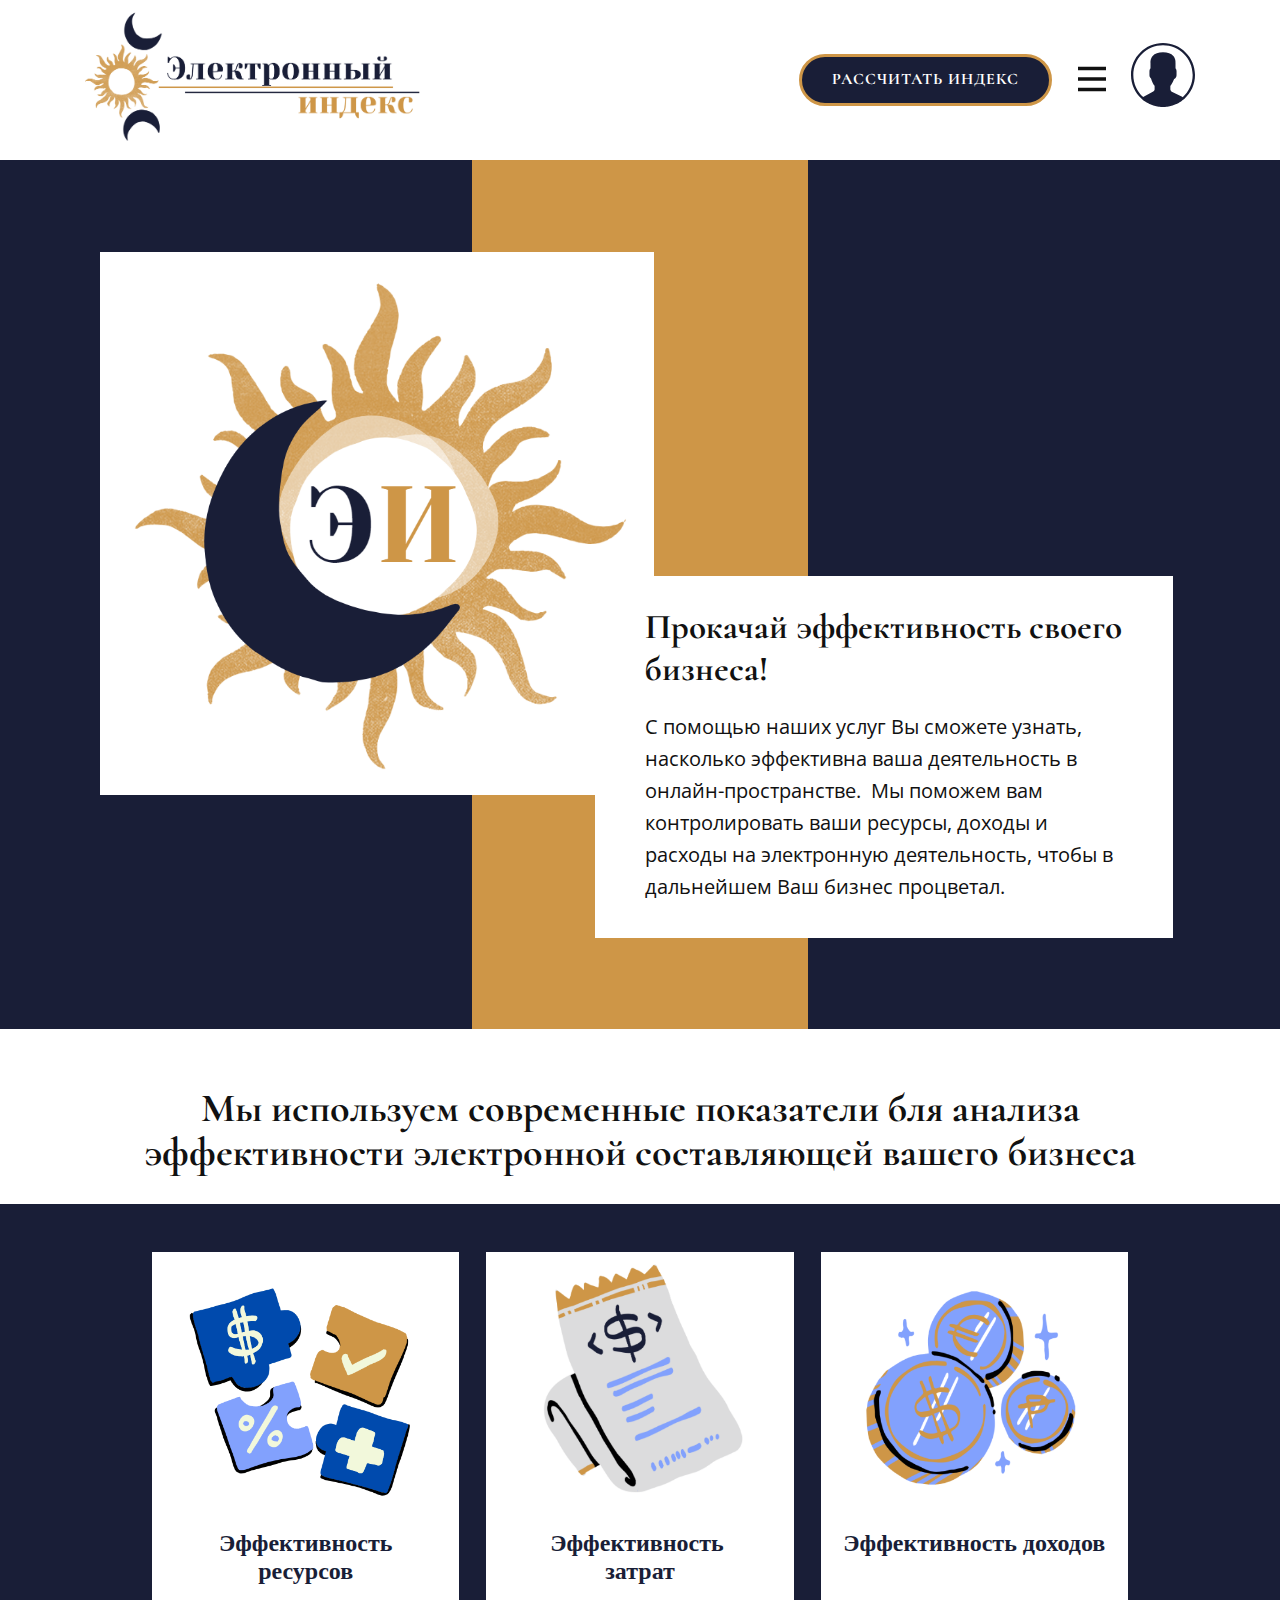
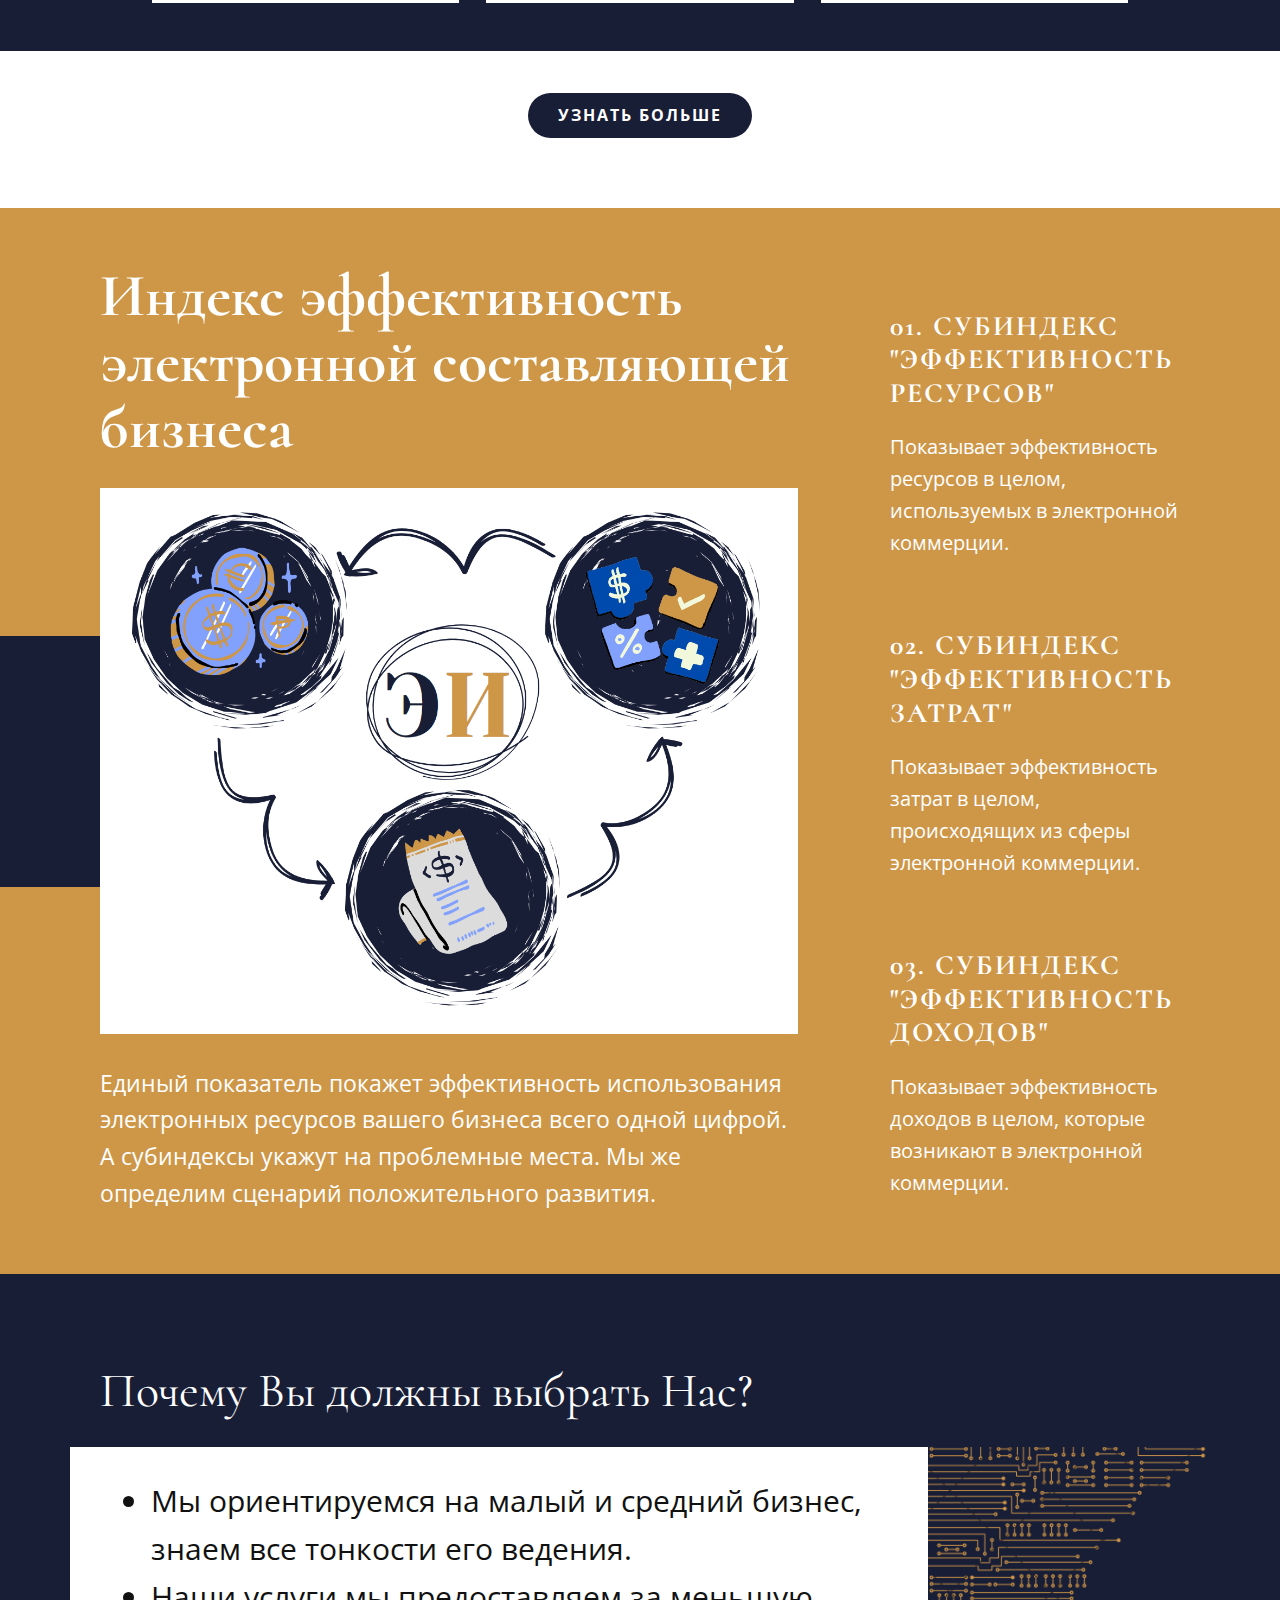
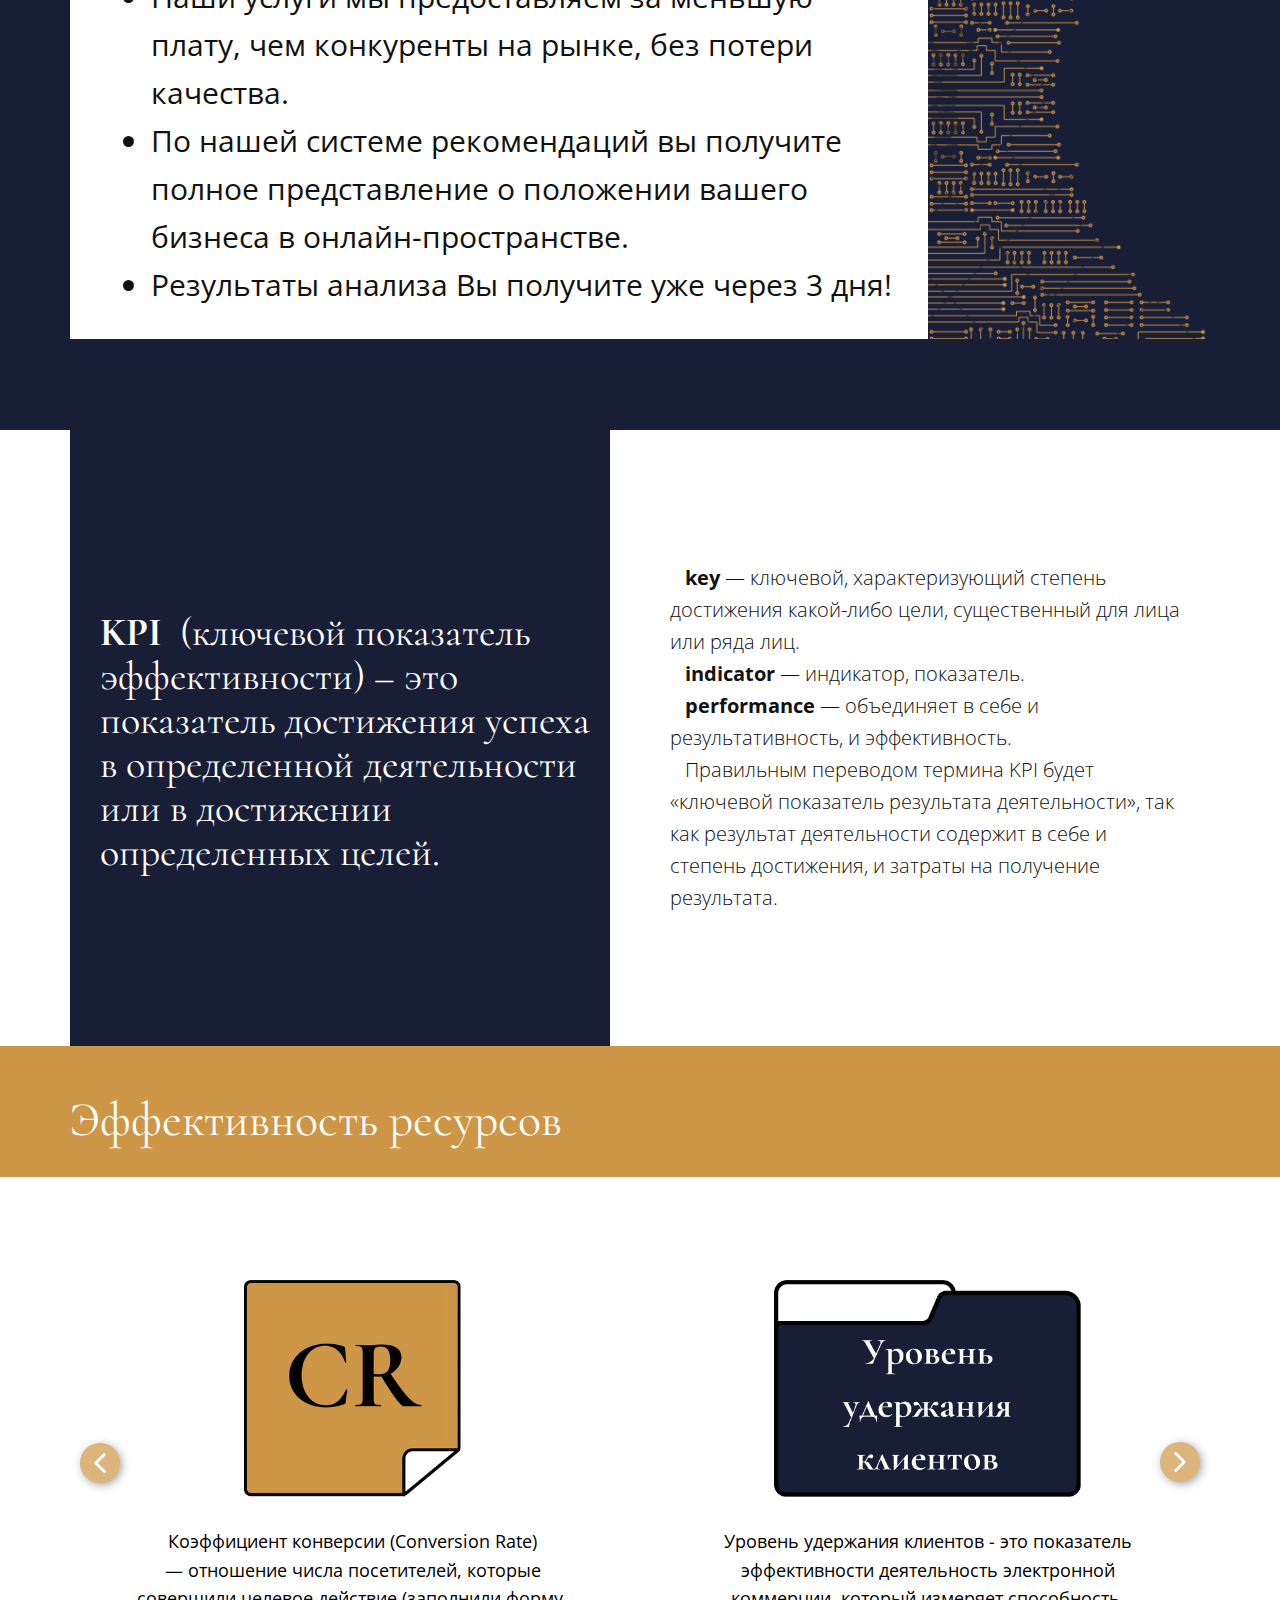
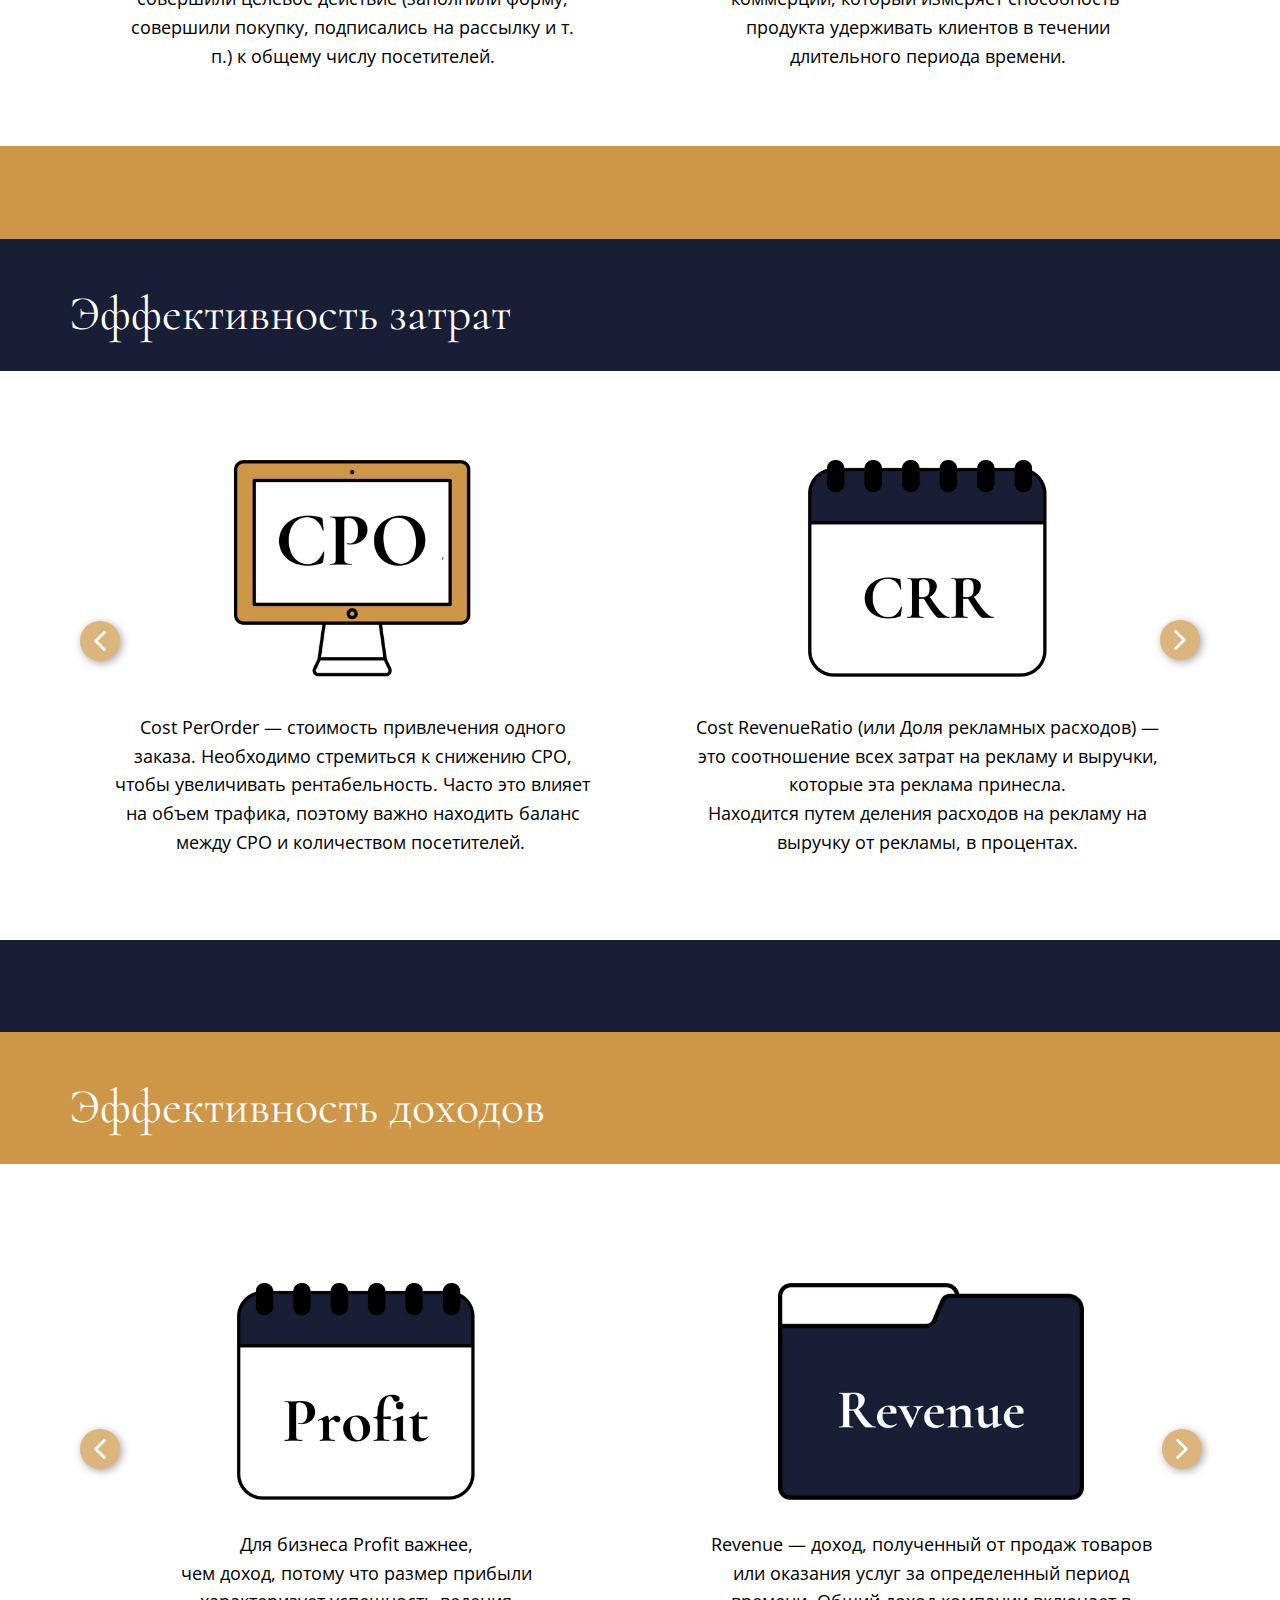
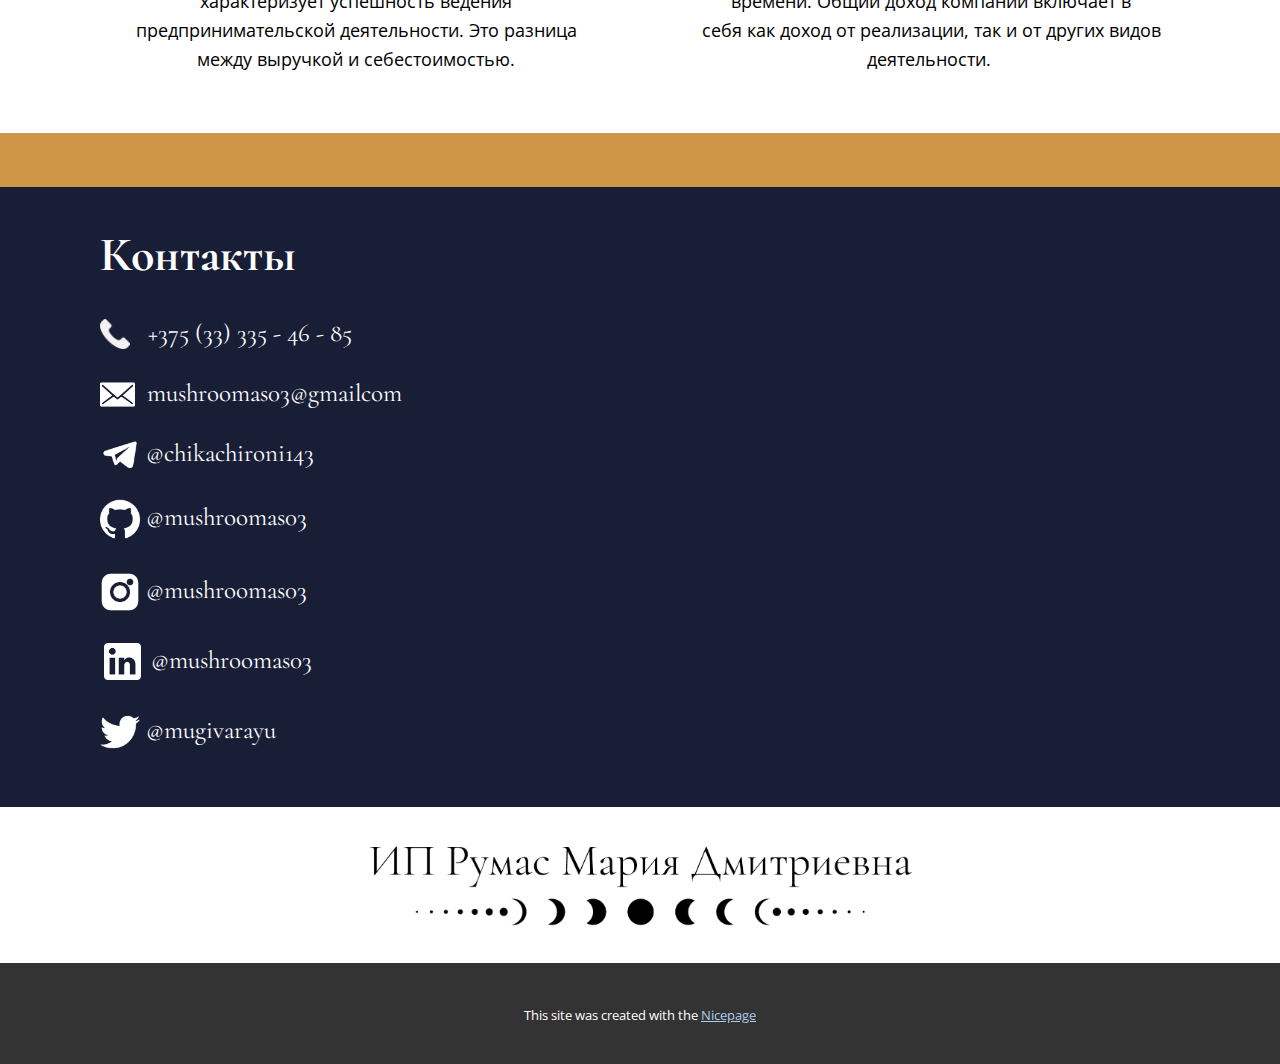
<file: e-index-2/Главная.html>
<!DOCTYPE html>
<html style="font-size: 16px;" lang="ru"><head>
    <meta name="viewport" content="width=device-width, initial-scale=1.0">
    <meta charset="utf-8">
    <meta name="keywords" content="эффективность бизнеса, бизнес-анализ, услуги анализа бизнеса, электронная коммерция, индекс">
    <meta name="description" content="быстрый анализ эффективности по ключевым показателям за 3 дня. умная система рекомендаций для улучшения бизнес-процессов. бесплатные консультации.">
    <meta name="robots" content="noindex">
    <title>Услуги бизнес-анализа </title>
    <link rel="stylesheet" href="nicepage.css" media="screen">
<link rel="stylesheet" href="Главная.css" media="screen">
    <script class="u-script" type="text/javascript" src="jquery.js" defer=""></script>
    <script class="u-script" type="text/javascript" src="nicepage.js" defer=""></script>
    <meta name="generator" content="Nicepage 6.9.2, nicepage.com">
    <meta property="og:title" content="Бизнес-анализ за 3 дня!">
    <meta property="og:description" content="проанализируем онлайн-деятельность">
    <link rel="icon" href="images/logo_mini1.png">
    <link id="u-theme-google-font" rel="stylesheet" href="https://fonts.googleapis.com/css?family=Roboto:100,100i,300,300i,400,400i,500,500i,700,700i,900,900i|Open+Sans:300,300i,400,400i,500,500i,600,600i,700,700i,800,800i">
    <link id="u-page-google-font" rel="stylesheet" href="https://fonts.googleapis.com/css?family=Open+Sans:300,300i,400,400i,500,500i,600,600i,700,700i,800,800i|Cormorant:300,300i,400,400i,500,500i,600,600i,700,700i">
    
    
    
    
    
    
    
    
    
    
    
    
    <script type="application/ld+json">{
		"@context": "http://schema.org",
		"@type": "Organization",
		"name": "e-index",
		"logo": "images/logo.png"
}</script>
    <meta name="theme-color" content="#478ac9">
    <meta property="og:type" content="website">
  <meta data-intl-tel-input-cdn-path="intlTelInput/"></head>
  <body data-path-to-root="./" data-include-products="false" class="u-body u-xl-mode" data-lang="ru"><header class="u-clearfix u-header u-sticky u-sticky-cf16 u-white u-header" id="sec-8218"><div class="u-clearfix u-sheet u-sheet-1">
        <img class="u-hidden-lg u-hidden-md u-hidden-sm u-hidden-xl u-image u-image-contain u-image-default u-image-1" src="images/logo_mini1.png?rand=6fe6" alt="" data-image-width="797" data-image-height="781">
        <a href="Главная.html" class="u-hidden-xs u-image u-logo u-image-2" data-image-width="1807" data-image-height="738">
          <img src="images/logo.png" class="u-logo-image u-logo-image-1">
        </a>
        <nav class="u-menu u-menu-hamburger u-menu-open-right u-offcanvas u-menu-1" data-responsive-from="XL">
          <div class="menu-collapse u-custom-font" style="font-size: 1.25rem; letter-spacing: 0px; font-weight: 700; font-family: Cormorant;">
            <a class="u-button-style u-custom-left-right-menu-spacing u-custom-padding-bottom u-custom-text-active-color u-custom-text-color u-custom-text-hover-color u-custom-top-bottom-menu-spacing u-nav-link u-text-active-palette-1-base u-text-hover-palette-2-base" href="#">
              <svg class="u-svg-link" viewBox="0 0 24 24"><use xlink:href="#menu-hamburger"></use></svg>
              <svg class="u-svg-content" version="1.1" id="menu-hamburger" viewBox="0 0 16 16" x="0px" y="0px" xmlns:xlink="http://www.w3.org/1999/xlink" xmlns="http://www.w3.org/2000/svg"><g><rect y="1" width="16" height="2"></rect><rect y="7" width="16" height="2"></rect><rect y="13" width="16" height="2"></rect>
</g></svg>
            </a>
          </div>
          <div class="u-custom-menu u-nav-container">
            <ul class="u-custom-font u-nav u-unstyled u-nav-1"><li class="u-nav-item"><a class="u-button-style u-nav-link u-text-active-custom-color-4 u-text-custom-color-1 u-text-hover-custom-color-2" href="Главная.html" style="padding: 10px 20px;">Главная</a>
</li><li class="u-nav-item"><a class="u-button-style u-nav-link u-text-active-custom-color-4 u-text-custom-color-1 u-text-hover-custom-color-2" href="О-нас.html" style="padding: 10px 20px;">О нас</a>
</li><li class="u-nav-item"><a class="u-button-style u-nav-link u-text-active-custom-color-4 u-text-custom-color-1 u-text-hover-custom-color-2" href="Контакты.html" style="padding: 10px 20px;">Контакты</a>
</li><li class="u-nav-item"><a class="u-button-style u-nav-link u-text-active-custom-color-4 u-text-custom-color-1 u-text-hover-custom-color-2" href="Услуги.html" style="padding: 10px 20px;">Услуги</a>
</li></ul>
          </div>
          <div class="u-custom-menu u-nav-container-collapse">
            <div class="u-container-style u-custom-color-1 u-inner-container-layout u-opacity u-opacity-90 u-sidenav">
              <div class="u-inner-container-layout u-sidenav-overflow">
                <div class="u-menu-close"></div>
                <ul class="u-align-center u-custom-font u-nav u-popupmenu-items u-spacing-20 u-text-active-white u-text-custom-color-4 u-text-hover-custom-color-2 u-unstyled u-nav-2"><li class="u-nav-item"><a class="u-button-style u-nav-link" href="Главная.html">Главная</a>
</li><li class="u-nav-item"><a class="u-button-style u-nav-link" href="О-нас.html">О нас</a>
</li><li class="u-nav-item"><a class="u-button-style u-nav-link" href="Контакты.html">Контакты</a>
</li><li class="u-nav-item"><a class="u-button-style u-nav-link" href="Услуги.html">Услуги</a>
</li></ul>
              </div>
            </div>
            <div class="u-black u-menu-overlay u-opacity u-opacity-40"></div>
          </div>
        </nav><span class="u-icon u-text-custom-color-1 u-icon-1" data-href="Личный-кабинет.html"><svg class="u-svg-link" preserveAspectRatio="xMidYMin slice" viewBox="0 0 55 55" style=""><use xlink:href="#svg-238a"></use></svg><svg class="u-svg-content" viewBox="0 0 55 55" x="0px" y="0px" id="svg-238a" style="enable-background:new 0 0 55 55;"><path d="M55,27.5C55,12.337,42.663,0,27.5,0S0,12.337,0,27.5c0,8.009,3.444,15.228,8.926,20.258l-0.026,0.023l0.892,0.752
	c0.058,0.049,0.121,0.089,0.179,0.137c0.474,0.393,0.965,0.766,1.465,1.127c0.162,0.117,0.324,0.234,0.489,0.348
	c0.534,0.368,1.082,0.717,1.642,1.048c0.122,0.072,0.245,0.142,0.368,0.212c0.613,0.349,1.239,0.678,1.88,0.98
	c0.047,0.022,0.095,0.042,0.142,0.064c2.089,0.971,4.319,1.684,6.651,2.105c0.061,0.011,0.122,0.022,0.184,0.033
	c0.724,0.125,1.456,0.225,2.197,0.292c0.09,0.008,0.18,0.013,0.271,0.021C25.998,54.961,26.744,55,27.5,55
	c0.749,0,1.488-0.039,2.222-0.098c0.093-0.008,0.186-0.013,0.279-0.021c0.735-0.067,1.461-0.164,2.178-0.287
	c0.062-0.011,0.125-0.022,0.187-0.034c2.297-0.412,4.495-1.109,6.557-2.055c0.076-0.035,0.153-0.068,0.229-0.104
	c0.617-0.29,1.22-0.603,1.811-0.936c0.147-0.083,0.293-0.167,0.439-0.253c0.538-0.317,1.067-0.648,1.581-1
	c0.185-0.126,0.366-0.259,0.549-0.391c0.439-0.316,0.87-0.642,1.289-0.983c0.093-0.075,0.193-0.14,0.284-0.217l0.915-0.764
	l-0.027-0.023C51.523,42.802,55,35.55,55,27.5z M2,27.5C2,13.439,13.439,2,27.5,2S53,13.439,53,27.5
	c0,7.577-3.325,14.389-8.589,19.063c-0.294-0.203-0.59-0.385-0.893-0.537l-8.467-4.233c-0.76-0.38-1.232-1.144-1.232-1.993v-2.957
	c0.196-0.242,0.403-0.516,0.617-0.817c1.096-1.548,1.975-3.27,2.616-5.123c1.267-0.602,2.085-1.864,2.085-3.289v-3.545
	c0-0.867-0.318-1.708-0.887-2.369v-4.667c0.052-0.52,0.236-3.448-1.883-5.864C34.524,9.065,31.541,8,27.5,8
	s-7.024,1.065-8.867,3.168c-2.119,2.416-1.935,5.346-1.883,5.864v4.667c-0.568,0.661-0.887,1.502-0.887,2.369v3.545
	c0,1.101,0.494,2.128,1.34,2.821c0.81,3.173,2.477,5.575,3.093,6.389v2.894c0,0.816-0.445,1.566-1.162,1.958l-7.907,4.313
	c-0.252,0.137-0.502,0.297-0.752,0.476C5.276,41.792,2,35.022,2,27.5z"></path></svg></span>
        <a href="Услуги.html#sec-cac1" class="u-border-3 u-border-custom-color-4 u-border-hover-custom-color-1 u-btn u-btn-round u-button-style u-custom-color-1 u-custom-font u-hover-custom-color-4 u-radius u-btn-1">Рассчитать индекс </a>
      </div></header>
    <section class="u-align-center u-clearfix u-custom-color-1 u-section-1" id="carousel_093d">
      <div class="u-clearfix u-sheet u-valign-middle-lg u-valign-middle-md u-valign-middle-sm u-sheet-1">
        <div class="u-absolute-hcenter u-custom-color-5 u-expanded-height u-shape u-shape-rectangle u-shape-1"></div>
        <img class="u-image u-image-contain u-image-default u-image-1" src="images/logo_mini1.png?rand=4cf1" alt="" data-image-width="797" data-image-height="781">
        <div class="u-align-left u-container-style u-group u-white u-group-1">
          <div class="u-container-layout u-valign-top u-container-layout-1">
            <h3 class="u-custom-font u-text u-text-1">Прокачай эффективность своего бизнеса! </h3>
            <p class="u-text u-text-2">С помощью наших услуг Вы сможете узнать, насколько эффективна ваша деятельность в онлайн-пространстве.&nbsp; Мы поможем вам контролировать ваши ресурсы, доходы и расходы на электронную деятельность, чтобы в дальнейшем Ваш бизнес процветал.</p>
          </div>
        </div>
      </div>
    </section>
    <section class="u-align-center u-clearfix u-white u-section-2" id="carousel_3ade">
      <h1 class="u-custom-font u-text u-text-1">Мы используем современные показатели бля анализа эффективности электронной составляющей вашего бизнеса</h1>
      <div class="u-container-style u-custom-color-1 u-expanded-width u-group u-shape-rectangle u-group-1">
        <div class="u-container-layout u-container-layout-1">
          <div class="u-list u-list-1">
            <div class="u-repeater u-repeater-1">
              <div class="u-align-center u-container-style u-list-item u-repeater-item u-shape-rectangle u-white u-list-item-1">
                <div class="u-container-layout u-similar-container u-valign-top-lg u-valign-top-md u-valign-top-sm u-valign-top-xs u-container-layout-2">
                  <img class="u-image u-image-contain u-image-default u-image-1" src="images/01e1dd49-dd8d-fb1d-99ae-70169cb1f884.png" alt="" data-image-width="453" data-image-height="372">
                  <h4 class="u-custom-font u-font-georgia u-text u-text-custom-color-1 u-text-2">Эффективность ресурсов</h4>
                </div>
              </div>
              <div class="u-align-center u-container-style u-list-item u-repeater-item u-shape-rectangle u-video-cover u-white u-list-item-2">
                <div class="u-container-layout u-similar-container u-valign-top-lg u-valign-top-md u-valign-top-sm u-valign-top-xs u-container-layout-3">
                  <img class="u-image u-image-contain u-image-default u-image-2" src="images/01e1dd49-dd8d-fb1d-99ae-70169cb1f884.png" alt="" data-image-width="453" data-image-height="372">
                  <h4 class="u-custom-font u-font-georgia u-text u-text-custom-color-1 u-text-3">Эффективность&nbsp;<br>затрат
                  </h4>
                </div>
              </div>
              <div class="u-align-center u-container-style u-list-item u-repeater-item u-shape-rectangle u-video-cover u-white u-list-item-3">
                <div class="u-container-layout u-similar-container u-valign-top-lg u-valign-top-md u-valign-top-sm u-valign-top-xs u-container-layout-4">
                  <img class="u-image u-image-contain u-image-default u-image-3" src="images/d9c53979-3bcc-df40-9bd5-e769696dff51.png" alt="" data-image-width="445" data-image-height="370">
                  <h4 class="u-custom-font u-font-georgia u-text u-text-custom-color-1 u-text-4">Эффективность доходов</h4>
                </div>
              </div>
            </div>
          </div>
          <img class="u-image u-image-contain u-image-default u-image-4" src="images/ebf0f901-92f1-44a0-33e3-3c77a791435d.png" alt="" data-image-width="407" data-image-height="385">
        </div>
      </div>
      <a href="Главная.html" class="u-active-custom-color-4 u-border-none u-btn u-btn-round u-button-style u-custom-color-1 u-hover-custom-color-7 u-radius-50 u-text-active-white u-text-hover-white u-text-white u-btn-1">узнать больше</a>
    </section>
    <section class="u-align-center-lg u-align-center-md u-align-center-sm u-align-center-xs u-clearfix u-custom-color-4 u-section-3" id="carousel_3fe9">
      <div class="u-custom-color-1 u-shape u-shape-rectangle u-shape-1"></div>
      <div class="data-layout-selected u-clearfix u-layout-wrap u-layout-wrap-1">
        <div class="u-layout">
          <div class="u-layout-row">
            <div class="u-container-style u-layout-cell u-size-60 u-layout-cell-1">
              <div class="u-container-layout u-container-layout-1">
                <h2 class="u-custom-font u-text u-text-1">Индекс эффективность электронной составляющей бизнеса</h2>
                <img class="u-expanded-width-lg u-expanded-width-md u-expanded-width-sm u-expanded-width-xs u-image u-image-contain u-image-default u-image-1" src="images/f8660e09-1c76-630f-0908-97b2b4364754.png" alt="" data-image-width="1287" data-image-height="1006">
                <p class="u-text u-text-2">Единый показатель покажет эффективность использования электронных ресурсов вашего бизнеса всего одной цифрой. А субиндексы укажут на проблемные места. Мы же определим сценарий положительного развития.&nbsp;</p>
              </div>
            </div>
          </div>
        </div>
      </div>
      <div class="u-list u-list-1">
        <div class="u-repeater u-repeater-1">
          <div class="u-container-style u-list-item u-repeater-item">
            <div class="u-container-layout u-similar-container u-valign-bottom-xl u-container-layout-2">
              <h3 class="u-custom-font u-text u-text-3">01. Субиндекс "Эффективность ресурсов"</h3>
              <p class="u-text u-text-4">Показывает  эффективность ресурсов в целом, используемых в электронной коммерции. </p>
            </div>
          </div>
          <div class="u-container-style u-list-item u-repeater-item">
            <div class="u-container-layout u-similar-container u-valign-bottom-xl u-container-layout-3">
              <h3 class="u-custom-font u-text u-text-5">02. ​Субиндекс "Эффективность затрат"</h3>
              <p class="u-text u-text-6">Показывает  эффективность затрат в целом, происходящих из сферы электронной коммерции. </p>
            </div>
          </div>
          <div class="u-container-style u-list-item u-repeater-item">
            <div class="u-container-layout u-similar-container u-valign-bottom-xl u-container-layout-4">
              <h3 class="u-custom-font u-text u-text-7">03.&nbsp;Субиндекс "Эффективность Доходов"</h3>
              <p class="u-text u-text-8">Показывает  эффективность доходов в целом, которые возникают в электронной коммерции. </p>
            </div>
          </div>
        </div>
      </div>
    </section>
    <section class="u-clearfix u-custom-color-1 u-section-4" id="carousel_1916">
      <div class="u-clearfix u-sheet u-valign-middle u-sheet-1">
        <h2 class="u-custom-font u-text u-text-default u-text-1">Почему Вы должны выбрать Нас?&nbsp;</h2>
        <img class="u-image u-image-default u-image-1" src="images/1e302398-8939-7e4d-2817-fc299073774e.png" alt="" data-image-width="596" data-image-height="1077">
        <div class="data-layout-selected u-clearfix u-layout-wrap u-layout-wrap-1">
          <div class="u-layout">
            <div class="u-layout-row">
              <div class="u-align-left u-container-style u-layout-cell u-left-cell u-shape-rectangle u-size-60 u-white u-layout-cell-1">
                <div class="u-container-layout u-valign-top u-container-layout-1">
                  <ul class="u-text u-text-2">
                    <li>Мы ориентируемся на малый и средний бизнес, знаем все тонкости его ведения.</li>
                    <li>Наши услуги мы предоставляем за меньшую плату, чем конкуренты на рынке, без потери качества.</li>
                    <li>По нашей системе рекомендаций вы получите полное представление о положении вашего бизнеса в онлайн-пространстве.</li>
                    <li>Результаты анализа Вы получите уже через 3 дня!</li>
                  </ul>
                </div>
              </div>
            </div>
          </div>
        </div>
      </div>
    </section>
    <section class="u-clearfix u-white u-section-5" id="carousel_d78a">
      <div class="u-clearfix u-sheet u-sheet-1">
        <div class="data-layout-selected u-clearfix u-expanded-width u-layout-wrap u-layout-wrap-1">
          <div class="u-layout">
            <div class="u-layout-row">
              <div class="u-container-style u-layout-cell u-left-cell u-size-30 u-layout-cell-1">
                <div class="u-container-layout u-valign-top u-container-layout-1">
                  <div class="u-container-style u-custom-color-1 u-group u-shape-rectangle u-group-1">
                    <div class="u-container-layout u-valign-middle u-container-layout-2">
                      <h1 class="u-custom-font u-text u-text-1">
                        <span style="font-weight: 700;">KPI</span>
                        <span style="font-weight: 700;"></span> &nbsp;(ключевой показатель эффективности) – это показатель
достижения успеха в определенной деятельности или в достижении определенных
целей. 
                      </h1>
                    </div>
                  </div>
                </div>
              </div>
              <div class="u-container-style u-layout-cell u-right-cell u-size-30 u-layout-cell-2">
                <div class="u-container-layout u-valign-middle u-container-layout-3">
                  <p class="u-text u-text-2">&nbsp; &nbsp;<span style="font-weight: 700;">key</span>&nbsp;— ключевой, характеризующий степень достижения
какой-либо цели, существенный для лица или ряда лиц.<br>&nbsp; &nbsp;<span style="font-weight: 700;">indicator</span>&nbsp;—
индикатор, показатель​.<br>&nbsp; &nbsp;<span style="font-weight: 700;">performance</span>&nbsp;​—
объединяет в себе и результативность, и эффективность.<br>&nbsp; &nbsp;Правильным переводом термина KPI будет «ключевой показатель результата
деятельности», так как результат деятельности содержит в себе и степень
достижения, и затраты на получение результата.<br>
                  </p>
                </div>
              </div>
            </div>
          </div>
        </div>
      </div>
    </section>
    <section class="u-align-center u-clearfix u-custom-color-4 u-section-6" id="sec-66cd">
      <h2 class="u-custom-font u-text u-text-default u-text-1">Эффективность ресурсов</h2>
      <div class="u-expanded-width u-shape u-shape-rectangle u-white u-shape-1"></div>
      <div class="custom-expanded u-layout-horizontal u-list u-list-1">
        <div class="u-repeater u-repeater-1">
          <div class="u-container-style u-list-item u-repeater-item u-list-item-1">
            <div class="u-container-layout u-similar-container u-valign-bottom u-container-layout-1">
              <img class="custom-expanded u-image u-image-contain u-image-default u-image-1" src="images/CR.png" alt="" data-image-width="344" data-image-height="345">
              <p class="u-align-center u-text u-text-black u-text-2"> Коэффициент конверсии (Сonversion Rate)<br>— отношение числа посетителей, которые совершили целевое действие
(заполнили форму, совершили покупку, подписались на рассылку и т. п.) к общему
числу посетителей.<br>
              </p>
            </div>
          </div>
          <div class="u-container-style u-list-item u-repeater-item u-list-item-2">
            <div class="u-container-layout u-similar-container u-valign-bottom u-container-layout-2">
              <img class="custom-expanded u-image u-image-contain u-image-default u-image-2" src="images/4d0e15fc-63c8-613a-26e1-6396d0c91fce.png" alt="" data-image-width="992" data-image-height="702">
              <p class="u-align-center u-text u-text-black u-text-3">Уровень удержания клиентов - это показатель эффективности деятельность электронной коммерции, который измеряет способность&nbsp;<br>продукта удерживать клиентов в течении длительного периода времени.
              </p>
            </div>
          </div>
          <div class="u-container-style u-list-item u-repeater-item u-list-item-3">
            <div class="u-container-layout u-similar-container u-valign-bottom u-container-layout-3">
              <img class="custom-expanded u-image u-image-contain u-image-default u-image-3" src="images/PPP.png" alt="" data-image-width="469" data-image-height="301">
              <p class="u-align-center u-text u-text-black u-text-4"> Return On&nbsp;Ad&nbsp;Spend&nbsp;— рентабельность затрат на&nbsp;рекламу — это коэффициент, который показывает, окупятся&nbsp;ли расходы на&nbsp;рекламу. С&nbsp;помощью ROAS можно рассчитать, сколько денег приносит каждый вложенный рубль.</p>
            </div>
          </div>
          <div class="u-container-style u-list-item u-repeater-item u-list-item-4">
            <div class="u-container-layout u-similar-container u-valign-bottom u-container-layout-4">
              <img class="custom-expanded u-image u-image-contain u-image-default u-image-4" src="images/KBK.png" alt="" data-image-width="445" data-image-height="366">
              <p class="u-align-center u-text u-text-black u-text-5"> Брошенная корзина — это частый сценарий поведения посетителей онлайн-магазинов, при котором пользователь выбирает&nbsp;<br>товары и кладет их в корзину, но не завершает покупку и уходит с сайта.&nbsp;<br>
              </p>
            </div>
          </div>
          <div class="u-container-style u-list-item u-repeater-item u-list-item-5">
            <div class="u-container-layout u-similar-container u-valign-bottom u-container-layout-5">
              <img class="custom-expanded u-image u-image-contain u-image-default u-image-5" src="images/ROI.png" alt="" data-image-width="446" data-image-height="301">
              <p class="u-align-center u-text u-text-black u-text-6"> Return On Investment — процент возврата вложенных в маркетинг
инвестиций или, коэффициент рентабельности маркетинговых инвестиций. Чтобы инвестиции окупались ROI должен быть больше 0.<br>
              </p>
            </div>
          </div>
        </div>
        <a class="u-custom-color-4 u-gallery-nav u-gallery-nav-prev u-icon-circle u-opacity u-opacity-70 u-spacing-10 u-text-body-alt-color u-gallery-nav-1" href="#" role="button">
          <span aria-hidden="true">
            <svg viewBox="0 0 451.847 451.847"><path d="M97.141,225.92c0-8.095,3.091-16.192,9.259-22.366L300.689,9.27c12.359-12.359,32.397-12.359,44.751,0
c12.354,12.354,12.354,32.388,0,44.748L173.525,225.92l171.903,171.909c12.354,12.354,12.354,32.391,0,44.744
c-12.354,12.365-32.386,12.365-44.745,0l-194.29-194.281C100.226,242.115,97.141,234.018,97.141,225.92z"></path></svg>
          </span>
          <span class="sr-only">
            <svg viewBox="0 0 451.847 451.847"><path d="M97.141,225.92c0-8.095,3.091-16.192,9.259-22.366L300.689,9.27c12.359-12.359,32.397-12.359,44.751,0
c12.354,12.354,12.354,32.388,0,44.748L173.525,225.92l171.903,171.909c12.354,12.354,12.354,32.391,0,44.744
c-12.354,12.365-32.386,12.365-44.745,0l-194.29-194.281C100.226,242.115,97.141,234.018,97.141,225.92z"></path></svg>
          </span>
        </a>
        <a class="u-custom-color-4 u-gallery-nav u-gallery-nav-next u-icon-circle u-opacity u-opacity-70 u-spacing-10 u-text-body-alt-color u-gallery-nav-2" href="#" role="button">
          <span aria-hidden="true">
            <svg viewBox="0 0 451.846 451.847"><path d="M345.441,248.292L151.154,442.573c-12.359,12.365-32.397,12.365-44.75,0c-12.354-12.354-12.354-32.391,0-44.744
L278.318,225.92L106.409,54.017c-12.354-12.359-12.354-32.394,0-44.748c12.354-12.359,32.391-12.359,44.75,0l194.287,194.284
c6.177,6.18,9.262,14.271,9.262,22.366C354.708,234.018,351.617,242.115,345.441,248.292z"></path></svg>
          </span>
          <span class="sr-only">
            <svg viewBox="0 0 451.846 451.847"><path d="M345.441,248.292L151.154,442.573c-12.359,12.365-32.397,12.365-44.75,0c-12.354-12.354-12.354-32.391,0-44.744
L278.318,225.92L106.409,54.017c-12.354-12.359-12.354-32.394,0-44.748c12.354-12.359,32.391-12.359,44.75,0l194.287,194.284
c6.177,6.18,9.262,14.271,9.262,22.366C354.708,234.018,351.617,242.115,345.441,248.292z"></path></svg>
          </span>
        </a>
      </div>
    </section>
    <section class="u-align-center u-clearfix u-custom-color-1 u-section-7" id="sec-519d">
      <h2 class="u-custom-font u-text u-text-default u-text-1">Эффективность затрат</h2>
      <div class="u-expanded-width u-shape u-shape-rectangle u-white u-shape-1"></div>
      <div class="custom-expanded u-layout-horizontal u-list u-list-1">
        <div class="u-repeater u-repeater-1">
          <div class="u-container-style u-list-item u-repeater-item u-list-item-1">
            <div class="u-container-layout u-similar-container u-valign-bottom u-container-layout-1">
              <img class="custom-expanded u-image u-image-contain u-image-default u-image-1" src="images/5e8ad7f0-485c-281a-d1a4-cc3e413629ba.png" alt="" data-image-width="378" data-image-height="345">
              <p class="u-align-center u-text u-text-black u-text-2"> Cost PerOrder — стоимость привлечения одного заказа. Необходимо стремиться к снижению CPO, чтобы увеличивать рентабельность. Часто это влияет на объем трафика, поэтому важно находить баланс между
CPO и количеством посетителей.&nbsp;<br>
              </p>
            </div>
          </div>
          <div class="u-container-style u-list-item u-repeater-item u-list-item-2">
            <div class="u-container-layout u-similar-container u-valign-bottom u-container-layout-2">
              <img class="custom-expanded u-image u-image-contain u-image-default u-image-2" src="images/CRR.png" alt="" data-image-width="467" data-image-height="366">
              <p class="u-align-center u-text u-text-black u-text-3"> Cost RevenueRatio (или Доля рекламных расходов) —
это соотношение всех затрат на рекламу и выручки, которые эта реклама принесла.<br>Находится путем деления расходов на рекламу на выручку от рекламы, в процентах.
              </p>
            </div>
          </div>
          <div class="u-container-style u-list-item u-repeater-item u-list-item-3">
            <div class="u-container-layout u-similar-container u-valign-bottom u-container-layout-3">
              <img class="custom-expanded u-image u-image-contain u-image-default u-image-3" src="images/CPC.png" alt="" data-image-width="378" data-image-height="345">
              <p class="u-align-center u-text u-text-black u-text-4"> (Cost Per Click) — сумма, которую рекламодатель платит поисковым
системам и другим&nbsp;<br>интернет-издателям за один клик&nbsp;<br>по его рекламе, который
принес одного пользователя на его сайт.&nbsp;&nbsp;
              </p>
            </div>
          </div>
          <div class="u-container-style u-list-item u-repeater-item u-list-item-4">
            <div class="u-container-layout u-similar-container u-valign-bottom u-container-layout-4">
              <img class="custom-expanded u-image u-image-contain u-image-default u-image-4" src="images/b5f44553-4cab-ebb5-917b-f8d3a60887ef.png" alt="" data-image-width="469" data-image-height="301">
              <p class="u-align-center u-text u-text-black u-text-5"> Стоимость привлечения клиента — это итоговая сумма, затраченная на&nbsp;привлечение одного нового клиента. Нужен для того, чтобы понять, окупаются ли усилия на привлечения клиентов и оптимизировать маркетинговые мероприятия<br>
              </p>
            </div>
          </div>
          <div class="u-container-style u-list-item u-repeater-item u-list-item-5">
            <div class="u-container-layout u-similar-container u-valign-bottom u-container-layout-5">
              <img class="custom-expanded u-image u-image-contain u-image-default u-image-5" src="images/CPM.png" alt="" data-image-width="378" data-image-height="345">
              <p class="u-align-center u-text u-text-black u-text-6"> (Cost PerMille (Millenium)) — модель взаимоотношений с рекламодателем,&nbsp;<br>которая предусматривает&nbsp;<br>фиксированную оплату&nbsp;<br>за тысячу показов рекламы.<br>
              </p>
            </div>
          </div>
          <div class="u-container-style u-list-item u-repeater-item u-list-item-6">
            <div class="u-container-layout u-similar-container u-valign-bottom u-container-layout-6">
              <img class="custom-expanded u-image u-image-contain u-image-default u-image-6" src="images/d656c308-bb68-3dcb-14dd-bbb5ec41e43f.png" alt="" data-image-width="352" data-image-height="353">
              <p class="u-align-center u-text u-text-black u-text-7"> (Cost Per Action) — стоимость результативного действия посетителя сайта.
Также используется для обозначения модели оплаты интернет-рекламы, при которой
оплачиваются только определенные действия пользователей на сайте рекламодателя.&nbsp;</p>
            </div>
          </div>
        </div>
        <a class="u-custom-color-4 u-gallery-nav u-gallery-nav-prev u-icon-circle u-opacity u-opacity-70 u-spacing-10 u-text-body-alt-color u-gallery-nav-1" href="#" role="button">
          <span aria-hidden="true">
            <svg viewBox="0 0 451.847 451.847"><path d="M97.141,225.92c0-8.095,3.091-16.192,9.259-22.366L300.689,9.27c12.359-12.359,32.397-12.359,44.751,0
c12.354,12.354,12.354,32.388,0,44.748L173.525,225.92l171.903,171.909c12.354,12.354,12.354,32.391,0,44.744
c-12.354,12.365-32.386,12.365-44.745,0l-194.29-194.281C100.226,242.115,97.141,234.018,97.141,225.92z"></path></svg>
          </span>
          <span class="sr-only">
            <svg viewBox="0 0 451.847 451.847"><path d="M97.141,225.92c0-8.095,3.091-16.192,9.259-22.366L300.689,9.27c12.359-12.359,32.397-12.359,44.751,0
c12.354,12.354,12.354,32.388,0,44.748L173.525,225.92l171.903,171.909c12.354,12.354,12.354,32.391,0,44.744
c-12.354,12.365-32.386,12.365-44.745,0l-194.29-194.281C100.226,242.115,97.141,234.018,97.141,225.92z"></path></svg>
          </span>
        </a>
        <a class="u-custom-color-4 u-gallery-nav u-gallery-nav-next u-icon-circle u-opacity u-opacity-70 u-spacing-10 u-text-body-alt-color u-gallery-nav-2" href="#" role="button">
          <span aria-hidden="true">
            <svg viewBox="0 0 451.846 451.847"><path d="M345.441,248.292L151.154,442.573c-12.359,12.365-32.397,12.365-44.75,0c-12.354-12.354-12.354-32.391,0-44.744
L278.318,225.92L106.409,54.017c-12.354-12.359-12.354-32.394,0-44.748c12.354-12.359,32.391-12.359,44.75,0l194.287,194.284
c6.177,6.18,9.262,14.271,9.262,22.366C354.708,234.018,351.617,242.115,345.441,248.292z"></path></svg>
          </span>
          <span class="sr-only">
            <svg viewBox="0 0 451.846 451.847"><path d="M345.441,248.292L151.154,442.573c-12.359,12.365-32.397,12.365-44.75,0c-12.354-12.354-12.354-32.391,0-44.744
L278.318,225.92L106.409,54.017c-12.354-12.359-12.354-32.394,0-44.748c12.354-12.359,32.391-12.359,44.75,0l194.287,194.284
c6.177,6.18,9.262,14.271,9.262,22.366C354.708,234.018,351.617,242.115,345.441,248.292z"></path></svg>
          </span>
        </a>
      </div>
    </section>
    <section class="u-align-center u-clearfix u-custom-color-4 u-section-8" id="sec-e4c0">
      <h2 class="u-custom-font u-text u-text-default u-text-1">Эффективность доходов</h2>
      <div class="u-expanded-width u-shape u-shape-rectangle u-white u-shape-1"></div>
      <div class="custom-expanded u-layout-horizontal u-list u-list-1">
        <div class="u-repeater u-repeater-1">
          <div class="u-container-style u-list-item u-repeater-item u-list-item-1">
            <div class="u-container-layout u-similar-container u-container-layout-1">
              <img class="custom-expanded u-image u-image-contain u-image-default u-image-1" src="images/07a4db80-bb96-27e6-442f-9d8e35c9e16d.png" alt="" data-image-width="467" data-image-height="366">
              <p class="u-align-center u-text u-text-black u-text-2"> Для бизнеса Profit важнее,<br> чем доход, потому что размер прибыли
характеризует успешность ведения предпринимательской деятельности. Это разница между выручкой и себестоимостью.<br>
              </p>
            </div>
          </div>
          <div class="u-container-style u-list-item u-repeater-item u-list-item-2">
            <div class="u-container-layout u-similar-container u-container-layout-2">
              <img class="custom-expanded u-image u-image-contain u-image-default u-image-2" src="images/7c247bf9-cc44-c425-9ae4-cad5402de34e.png" alt="" data-image-width="445" data-image-height="315">
              <p class="u-align-center u-text u-text-black u-text-3"> Revenue — доход, полученный
от продаж товаров или оказания услуг за определенный период времени. Общий
доход компании включает в себя&nbsp;как доход от реализации, так и от других видов
деятельности.&nbsp;</p>
            </div>
          </div>
          <div class="u-container-style u-list-item u-repeater-item u-list-item-3">
            <div class="u-container-layout u-similar-container u-container-layout-3">
              <img class="custom-expanded u-image u-image-contain u-image-default u-image-3" src="images/AOV.png" alt="" data-image-width="378" data-image-height="345">
              <p class="u-align-center u-text u-text-black u-text-4"> ( AverageOrder Value — средний размер заказа или средний чек, отношение
совокупного дохода от продаж к количеству заказов. Рост AOV положительно влияет
на ROI, поэтому нужно стремиться увеличивать этот показатель.&nbsp;</p>
            </div>
          </div>
          <div class="u-container-style u-list-item u-repeater-item u-list-item-4">
            <div class="u-container-layout u-similar-container u-container-layout-4">
              <img class="custom-expanded u-image u-image-contain u-image-default u-image-4" src="images/08d5b874-beac-752c-9745-7d6ac524d87f.png" alt="" data-image-width="469" data-image-height="301">
              <p class="u-align-center u-text u-text-black u-text-5"> Удельный вес онлайн-покупок - это соотношение количество покупок в онлайн-пространстве к общему числе покупок. данный показатель отображает процент онлайн-покупок, чтобы определить уровень развития е-коммерции.<br>
              </p>
            </div>
          </div>
          <div class="u-container-style u-list-item u-repeater-item u-list-item-5">
            <div class="u-container-layout u-similar-container u-container-layout-5">
              <img class="custom-expanded u-image u-image-contain u-image-default u-image-5" src="images/CLV.png" alt="" data-image-width="496" data-image-height="301">
              <p class="u-align-center u-text u-text-black u-text-6"> Пожизненная
стоимость клиента – сколько клиенты стоили с момента первой покупки. это&nbsp;<br>предсказание чистого дохода,&nbsp;<br>связанного со всеми будущими&nbsp;<br>отношениями с&nbsp;клиентом.<br>
              </p>
            </div>
          </div>
          <div class="u-container-style u-list-item u-repeater-item u-list-item-6">
            <div class="u-container-layout u-similar-container u-container-layout-6">
              <img class="custom-expanded u-image u-image-contain u-image-default u-image-6" src="images/cb4e4d92-f83a-b904-54bf-15a9eda6dd10.png" alt="" data-image-width="445" data-image-height="315">
              <p class="u-align-center u-text u-text-black u-text-7"> Средний чек — это сумма выручки от всех&nbsp;<br>онлайн-покупок, деленная на их количество.&nbsp;<br>Этот показатель помогает отслеживать&nbsp;<br>эффективность маркетинговой стратегии&nbsp;<br>электронной коммерции.
              </p>
            </div>
          </div>
          <div class="u-container-style u-list-item u-repeater-item u-list-item-7">
            <div class="u-container-layout u-similar-container u-container-layout-7">
              <img class="custom-expanded u-image u-image-contain u-image-default u-image-7" src="images/CAC.png" alt="" data-image-width="467" data-image-height="366">
              <p class="u-align-center u-text u-text-black u-text-8"> Customer Acquisition Cost — отношение затрат на маркетинговую
кампанию, направленную на привлечение новых клиентов, к количеству новых
клиентов за определенный период. Относится только к
новым клиентам.</p>
            </div>
          </div>
          <div class="u-container-style u-list-item u-repeater-item u-list-item-8">
            <div class="u-container-layout u-similar-container u-container-layout-8">
              <img class="custom-expanded u-image u-image-contain u-image-default u-image-8" src="images/79aa424a-2d42-5c9f-7382-2b4c73c82cd8.png" alt="" data-image-width="469" data-image-height="301">
              <p class="u-align-center u-text u-text-black u-text-9">Удельный вес прибыли от онлайн продаж - это показатель, который отображает процент&nbsp;<br>прибыли от электронной коммерции&nbsp;<br>в общем числе прибыли&nbsp;от деятельности&nbsp;<br>бизнеса. 
              </p>
            </div>
          </div>
          <div class="u-container-style u-list-item u-repeater-item u-list-item-9">
            <div class="u-container-layout u-similar-container u-container-layout-9">
              <img class="custom-expanded u-image u-image-contain u-image-default u-image-9" src="images/LTV.png" alt="" data-image-width="378" data-image-height="345">
              <p class="u-align-center u-text u-text-black u-text-10"> (Lifetime Value) — совокупная прибыль компании, получаемая от одного
клиента за все время сотрудничества с ним. Увеличение жизни клиентов, снижение издержек на их привлечение и
повышение дохода с них дают наилучший эффект.&nbsp;</p>
            </div>
          </div>
        </div>
        <a class="u-custom-color-4 u-gallery-nav u-gallery-nav-prev u-icon-circle u-opacity u-opacity-70 u-spacing-10 u-text-body-alt-color u-gallery-nav-1" href="#" role="button">
          <span aria-hidden="true">
            <svg viewBox="0 0 451.847 451.847"><path d="M97.141,225.92c0-8.095,3.091-16.192,9.259-22.366L300.689,9.27c12.359-12.359,32.397-12.359,44.751,0
c12.354,12.354,12.354,32.388,0,44.748L173.525,225.92l171.903,171.909c12.354,12.354,12.354,32.391,0,44.744
c-12.354,12.365-32.386,12.365-44.745,0l-194.29-194.281C100.226,242.115,97.141,234.018,97.141,225.92z"></path></svg>
          </span>
          <span class="sr-only">
            <svg viewBox="0 0 451.847 451.847"><path d="M97.141,225.92c0-8.095,3.091-16.192,9.259-22.366L300.689,9.27c12.359-12.359,32.397-12.359,44.751,0
c12.354,12.354,12.354,32.388,0,44.748L173.525,225.92l171.903,171.909c12.354,12.354,12.354,32.391,0,44.744
c-12.354,12.365-32.386,12.365-44.745,0l-194.29-194.281C100.226,242.115,97.141,234.018,97.141,225.92z"></path></svg>
          </span>
        </a>
        <a class="u-custom-color-4 u-gallery-nav u-gallery-nav-next u-icon-circle u-opacity u-opacity-70 u-spacing-10 u-text-body-alt-color u-gallery-nav-2" href="#" role="button">
          <span aria-hidden="true">
            <svg viewBox="0 0 451.846 451.847"><path d="M345.441,248.292L151.154,442.573c-12.359,12.365-32.397,12.365-44.75,0c-12.354-12.354-12.354-32.391,0-44.744
L278.318,225.92L106.409,54.017c-12.354-12.359-12.354-32.394,0-44.748c12.354-12.359,32.391-12.359,44.75,0l194.287,194.284
c6.177,6.18,9.262,14.271,9.262,22.366C354.708,234.018,351.617,242.115,345.441,248.292z"></path></svg>
          </span>
          <span class="sr-only">
            <svg viewBox="0 0 451.846 451.847"><path d="M345.441,248.292L151.154,442.573c-12.359,12.365-32.397,12.365-44.75,0c-12.354-12.354-12.354-32.391,0-44.744
L278.318,225.92L106.409,54.017c-12.354-12.359-12.354-32.394,0-44.748c12.354-12.359,32.391-12.359,44.75,0l194.287,194.284
c6.177,6.18,9.262,14.271,9.262,22.366C354.708,234.018,351.617,242.115,345.441,248.292z"></path></svg>
          </span>
        </a>
      </div>
    </section>
    <section class="u-clearfix u-custom-color-1 u-section-9" id="sec-25ae">
      <div class="u-clearfix u-sheet u-sheet-1">
        <h2 class="u-custom-font u-text u-text-default u-text-1">
          <a class="u-active-none u-border-none u-btn u-button-link u-button-style u-hover-none u-none u-text-white u-btn-1" href="Контакты.html">Контакты </a>
        </h2>
        <p class="u-custom-font u-text u-text-2">
          <a class="u-active-none u-border-none u-btn u-button-link u-button-style u-hover-none u-none u-text-body-alt-color u-btn-2" href="tel:+375 (33) 335 - 46 - 85"><span class="u-file-icon u-icon u-text-grey-5 u-icon-1"><img src="images/5585562-ba8ad37b.png" alt=""></span>&nbsp; &nbsp;+375 (33) 335 - 46 - 85
          </a>
        </p>
        <p class="u-custom-font u-text u-text-3">
          <a class="u-active-none u-border-none u-btn u-button-link u-button-style u-hover-none u-none u-text-body-alt-color u-btn-3" href="mailto:mushroomas03@gmailcom"><span class="u-file-icon u-icon u-text-white u-icon-2"><img src="images/69957-78849da9.png" alt=""></span>&nbsp; mushroomas03@gmailcom
          </a>
        </p>
        <p class="u-custom-font u-text u-text-4"><span class="u-file-icon u-icon u-text-white u-icon-3"><img src="images/16188285-c13893ba.png" alt=""></span>&nbsp;@chikachironi143
        </p>
        <p class="u-custom-font u-text u-text-5"><span class="u-file-icon u-icon u-text-white u-icon-4"><img src="images/2111432-3e937c4e.png" alt=""></span>&nbsp;@mushroomas03
        </p>
        <p class="u-custom-font u-text u-text-6"><span class="u-file-icon u-icon u-text-white u-icon-5"><img src="images/15081235-e0b93be1.png" alt=""></span>&nbsp;@mushroomas03
        </p>
        <p class="u-custom-font u-text u-text-7">
          <a class="u-active-none u-border-none u-btn u-button-link u-button-style u-hover-none u-none u-text-body-alt-color u-btn-4" href="@mushroomas03"><span class="u-custom-color-1 u-file-icon u-icon u-icon-6"><img src="images/61109-627fd2de.png" alt=""></span>&nbsp;@mushroomas03
          </a>
        </p>
        <p class="u-custom-font u-text u-text-8">
          <a class="u-active-none u-border-none u-btn u-button-link u-button-style u-hover-none u-none u-text-body-alt-color u-btn-5" href="@wiriwida"><span class="u-file-icon u-icon u-text-white u-icon-7"><img src="images/733635-9ce25044.png" alt=""></span>&nbsp;@mugivarayu
          </a>
        </p>
      </div>
    </section>
    <section class="u-align-center u-clearfix u-section-10" id="sec-56a3">
      <div class="u-clearfix u-sheet u-valign-middle u-sheet-1">
        <img class="u-image u-image-contain u-image-default u-image-1" src="images/68747c7a-9c7f-5113-764e-dd2af2003e87.png" alt="" data-image-width="1523" data-image-height="268">
      </div>
    </section>
    
    
    
    
    <section class="u-backlink u-clearfix u-grey-80">
      <p class="u-text">
        <span>This site was created with the </span>
        <a class="u-link" href="https://nicepage.com/" target="_blank" rel="nofollow">
          <span>Nicepage</span>
        </a>
      </p>
    </section>
  
</body></html>
</file>
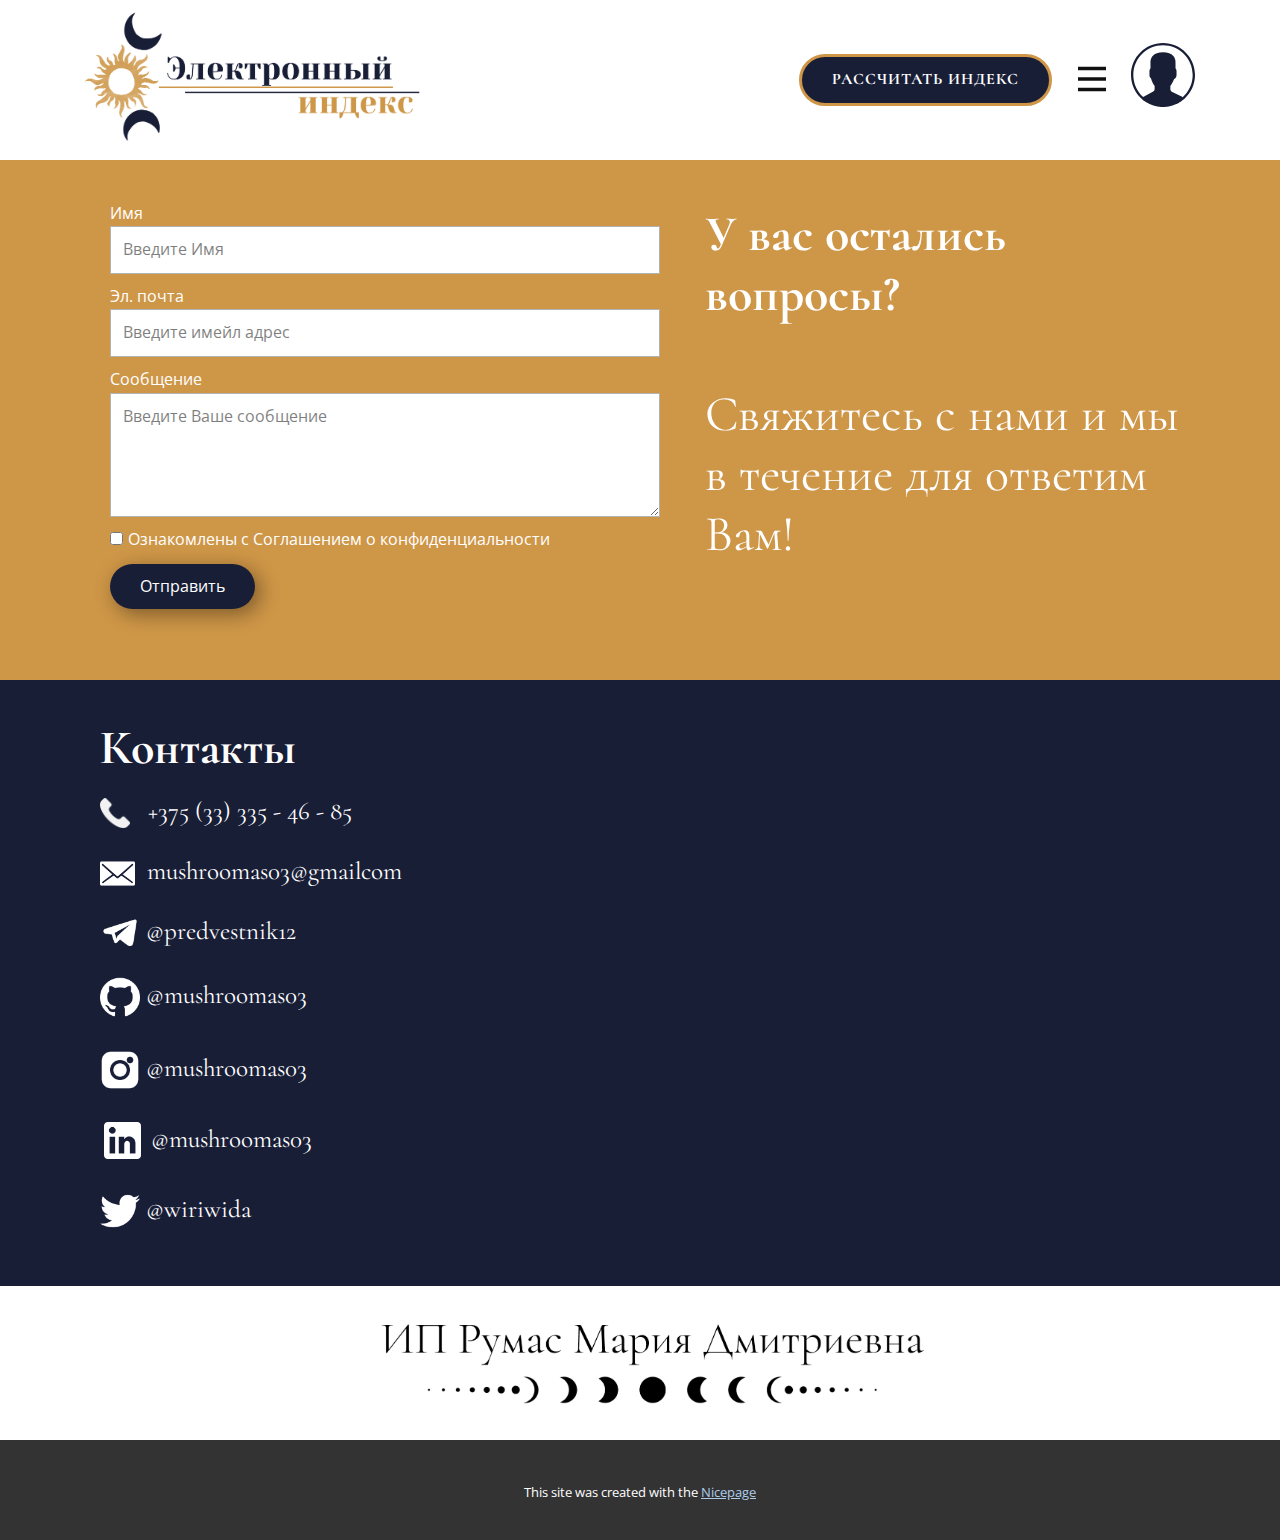
<file: e-index-2/Контакты.html>
<!DOCTYPE html>
<html style="font-size: 16px;" lang="ru"><head>
    <meta name="viewport" content="width=device-width, initial-scale=1.0">
    <meta charset="utf-8">
    <meta name="keywords" content="Контакты​">
    <meta name="description" content="">
    <title>Контакты</title>
    <link rel="stylesheet" href="nicepage.css" media="screen">
<link rel="stylesheet" href="Контакты.css" media="screen">
    <script class="u-script" type="text/javascript" src="jquery.js" defer=""></script>
    <script class="u-script" type="text/javascript" src="nicepage.js" defer=""></script>
    <meta name="generator" content="Nicepage 6.9.2, nicepage.com">
    <meta name="referrer" content="origin">
    <link rel="icon" href="images/logo_mini1.png">
    <link id="u-theme-google-font" rel="stylesheet" href="https://fonts.googleapis.com/css?family=Roboto:100,100i,300,300i,400,400i,500,500i,700,700i,900,900i|Open+Sans:300,300i,400,400i,500,500i,600,600i,700,700i,800,800i">
    <link id="u-page-google-font" rel="stylesheet" href="https://fonts.googleapis.com/css?family=Open+Sans:300,300i,400,400i,500,500i,600,600i,700,700i,800,800i|Cormorant:300,300i,400,400i,500,500i,600,600i,700,700i">
    
    
    
    
    <script type="application/ld+json">{
		"@context": "http://schema.org",
		"@type": "Organization",
		"name": "e-index",
		"logo": "images/logo.png"
}</script>
    <meta name="theme-color" content="#478ac9">
    <meta property="og:title" content="Контакты">
    <meta property="og:description" content="">
    <meta property="og:type" content="website">
  <meta data-intl-tel-input-cdn-path="intlTelInput/"></head>
  <body data-path-to-root="./" data-include-products="false" class="u-body u-xl-mode" data-lang="ru"><header class="u-clearfix u-header u-sticky u-sticky-cf16 u-white u-header" id="sec-8218"><div class="u-clearfix u-sheet u-sheet-1">
        <img class="u-hidden-lg u-hidden-md u-hidden-sm u-hidden-xl u-image u-image-contain u-image-default u-image-1" src="images/logo_mini1.png?rand=6fe6" alt="" data-image-width="797" data-image-height="781">
        <a href="Главная.html" class="u-hidden-xs u-image u-logo u-image-2" data-image-width="1807" data-image-height="738">
          <img src="images/logo.png" class="u-logo-image u-logo-image-1">
        </a>
        <nav class="u-menu u-menu-hamburger u-menu-open-right u-offcanvas u-menu-1" data-responsive-from="XL">
          <div class="menu-collapse u-custom-font" style="font-size: 1.25rem; letter-spacing: 0px; font-weight: 700; font-family: Cormorant;">
            <a class="u-button-style u-custom-left-right-menu-spacing u-custom-padding-bottom u-custom-text-active-color u-custom-text-color u-custom-text-hover-color u-custom-top-bottom-menu-spacing u-nav-link u-text-active-palette-1-base u-text-hover-palette-2-base" href="#">
              <svg class="u-svg-link" viewBox="0 0 24 24"><use xlink:href="#menu-hamburger"></use></svg>
              <svg class="u-svg-content" version="1.1" id="menu-hamburger" viewBox="0 0 16 16" x="0px" y="0px" xmlns:xlink="http://www.w3.org/1999/xlink" xmlns="http://www.w3.org/2000/svg"><g><rect y="1" width="16" height="2"></rect><rect y="7" width="16" height="2"></rect><rect y="13" width="16" height="2"></rect>
</g></svg>
            </a>
          </div>
          <div class="u-custom-menu u-nav-container">
            <ul class="u-custom-font u-nav u-unstyled u-nav-1"><li class="u-nav-item"><a class="u-button-style u-nav-link u-text-active-custom-color-4 u-text-custom-color-1 u-text-hover-custom-color-2" href="Главная.html" style="padding: 10px 20px;">Главная</a>
</li><li class="u-nav-item"><a class="u-button-style u-nav-link u-text-active-custom-color-4 u-text-custom-color-1 u-text-hover-custom-color-2" href="О-нас.html" style="padding: 10px 20px;">О нас</a>
</li><li class="u-nav-item"><a class="u-button-style u-nav-link u-text-active-custom-color-4 u-text-custom-color-1 u-text-hover-custom-color-2" href="Контакты.html" style="padding: 10px 20px;">Контакты</a>
</li><li class="u-nav-item"><a class="u-button-style u-nav-link u-text-active-custom-color-4 u-text-custom-color-1 u-text-hover-custom-color-2" href="Услуги.html" style="padding: 10px 20px;">Услуги</a>
</li></ul>
          </div>
          <div class="u-custom-menu u-nav-container-collapse">
            <div class="u-container-style u-custom-color-1 u-inner-container-layout u-opacity u-opacity-90 u-sidenav">
              <div class="u-inner-container-layout u-sidenav-overflow">
                <div class="u-menu-close"></div>
                <ul class="u-align-center u-custom-font u-nav u-popupmenu-items u-spacing-20 u-text-active-white u-text-custom-color-4 u-text-hover-custom-color-2 u-unstyled u-nav-2"><li class="u-nav-item"><a class="u-button-style u-nav-link" href="Главная.html">Главная</a>
</li><li class="u-nav-item"><a class="u-button-style u-nav-link" href="О-нас.html">О нас</a>
</li><li class="u-nav-item"><a class="u-button-style u-nav-link" href="Контакты.html">Контакты</a>
</li><li class="u-nav-item"><a class="u-button-style u-nav-link" href="Услуги.html">Услуги</a>
</li></ul>
              </div>
            </div>
            <div class="u-black u-menu-overlay u-opacity u-opacity-40"></div>
          </div>
        </nav><span class="u-icon u-text-custom-color-1 u-icon-1" data-href="Личный-кабинет.html"><svg class="u-svg-link" preserveAspectRatio="xMidYMin slice" viewBox="0 0 55 55" style=""><use xlink:href="#svg-238a"></use></svg><svg class="u-svg-content" viewBox="0 0 55 55" x="0px" y="0px" id="svg-238a" style="enable-background:new 0 0 55 55;"><path d="M55,27.5C55,12.337,42.663,0,27.5,0S0,12.337,0,27.5c0,8.009,3.444,15.228,8.926,20.258l-0.026,0.023l0.892,0.752
	c0.058,0.049,0.121,0.089,0.179,0.137c0.474,0.393,0.965,0.766,1.465,1.127c0.162,0.117,0.324,0.234,0.489,0.348
	c0.534,0.368,1.082,0.717,1.642,1.048c0.122,0.072,0.245,0.142,0.368,0.212c0.613,0.349,1.239,0.678,1.88,0.98
	c0.047,0.022,0.095,0.042,0.142,0.064c2.089,0.971,4.319,1.684,6.651,2.105c0.061,0.011,0.122,0.022,0.184,0.033
	c0.724,0.125,1.456,0.225,2.197,0.292c0.09,0.008,0.18,0.013,0.271,0.021C25.998,54.961,26.744,55,27.5,55
	c0.749,0,1.488-0.039,2.222-0.098c0.093-0.008,0.186-0.013,0.279-0.021c0.735-0.067,1.461-0.164,2.178-0.287
	c0.062-0.011,0.125-0.022,0.187-0.034c2.297-0.412,4.495-1.109,6.557-2.055c0.076-0.035,0.153-0.068,0.229-0.104
	c0.617-0.29,1.22-0.603,1.811-0.936c0.147-0.083,0.293-0.167,0.439-0.253c0.538-0.317,1.067-0.648,1.581-1
	c0.185-0.126,0.366-0.259,0.549-0.391c0.439-0.316,0.87-0.642,1.289-0.983c0.093-0.075,0.193-0.14,0.284-0.217l0.915-0.764
	l-0.027-0.023C51.523,42.802,55,35.55,55,27.5z M2,27.5C2,13.439,13.439,2,27.5,2S53,13.439,53,27.5
	c0,7.577-3.325,14.389-8.589,19.063c-0.294-0.203-0.59-0.385-0.893-0.537l-8.467-4.233c-0.76-0.38-1.232-1.144-1.232-1.993v-2.957
	c0.196-0.242,0.403-0.516,0.617-0.817c1.096-1.548,1.975-3.27,2.616-5.123c1.267-0.602,2.085-1.864,2.085-3.289v-3.545
	c0-0.867-0.318-1.708-0.887-2.369v-4.667c0.052-0.52,0.236-3.448-1.883-5.864C34.524,9.065,31.541,8,27.5,8
	s-7.024,1.065-8.867,3.168c-2.119,2.416-1.935,5.346-1.883,5.864v4.667c-0.568,0.661-0.887,1.502-0.887,2.369v3.545
	c0,1.101,0.494,2.128,1.34,2.821c0.81,3.173,2.477,5.575,3.093,6.389v2.894c0,0.816-0.445,1.566-1.162,1.958l-7.907,4.313
	c-0.252,0.137-0.502,0.297-0.752,0.476C5.276,41.792,2,35.022,2,27.5z"></path></svg></span>
        <a href="Услуги.html#sec-cac1" class="u-border-3 u-border-custom-color-4 u-border-hover-custom-color-1 u-btn u-btn-round u-button-style u-custom-color-1 u-custom-font u-hover-custom-color-4 u-radius u-btn-1">Рассчитать индекс </a>
      </div></header>
    <section class="u-clearfix u-custom-color-4 u-section-1" id="sec-a04e">
      <div class="u-clearfix u-sheet u-sheet-1">
        <div class="u-form u-form-1">
          <form action="https://forms.nicepagesrv.com/v2/form/process" class="u-clearfix u-form-spacing-10 u-form-vertical u-inner-form" source="email" name="form" style="padding: 10px;">
            <div class="u-form-group u-form-name">
              <label for="name-ce2b" class="u-label u-text-white">Имя</label>
              <input type="text" placeholder="Введите Имя" id="name-ce2b" name="name" class="u-input u-input-rectangle" required="" maxlength="100">
            </div>
            <div class="u-form-email u-form-group">
              <label for="email-ce2b" class="u-label u-text-white">Эл. почта</label>
              <input type="email" placeholder="Введите имейл адрес" id="email-ce2b" name="email" class="u-input u-input-rectangle" required="">
            </div>
            <div class="u-form-group u-form-message">
              <label for="message-ce2b" class="u-label u-text-white">Сообщение</label>
              <textarea placeholder="Введите Ваше сообщение" rows="4" cols="50" id="message-ce2b" name="message" class="u-input u-input-rectangle" required=""></textarea>
            </div>
            <div class="u-form-checkbox u-form-group u-form-group-4">
              <input type="checkbox" id="checkbox-2bd5" name="checkbox" value="On" class="u-field-input">
              <label for="checkbox-2bd5" class="u-field-label">Ознакомлены с Соглашением о конфиденциальности</label>
            </div>
            <div class="u-align-left u-form-group u-form-submit">
              <a href="#" class="u-border-none u-btn u-btn-round u-btn-submit u-button-style u-custom-color-1 u-radius u-btn-1">Отправить</a>
              <input type="submit" value="submit" class="u-form-control-hidden">
            </div>
            <div class="u-form-send-message u-form-send-success"> Спасибо! Ваше сообщение отправлено. </div>
            <div class="u-form-send-error u-form-send-message"> Отправка не удалась. Пожалуйста, исправьте ошибки и попробуйте еще раз. </div>
            <input type="hidden" value="" name="recaptchaResponse">
            <input type="hidden" name="formServices" value="696e418c-b75e-cf15-f114-51ec76a28a66">
          </form>
        </div>
        <h3 class="u-custom-font u-text u-text-1">
          <span style="font-weight: 700;">У вас остались вопросы?</span>
          <br>
          <br>Свяжитесь с нами и мы в течение для ответим Вам! 
        </h3>
      </div>
    </section>
    <section class="u-clearfix u-custom-color-1 u-section-2" id="sec-a2e5">
      <div class="u-clearfix u-sheet u-sheet-1">
        <h2 class="u-custom-font u-text u-text-default u-text-1">
          <a class="u-active-none u-border-none u-btn u-button-link u-button-style u-hover-none u-none u-text-white u-btn-1" href="Контакты.html">Контакты </a>
        </h2>
        <p class="u-custom-font u-text u-text-2">
          <a class="u-active-none u-border-none u-btn u-button-link u-button-style u-hover-none u-none u-text-body-alt-color u-btn-2" href="tel:+375 (33) 335 - 46 - 85"><span class="u-file-icon u-icon u-text-grey-5 u-icon-1"><img src="images/5585562-ba8ad37b.png" alt=""></span>&nbsp; &nbsp;+375 (33) 335 - 46 - 85
          </a>
        </p>
        <p class="u-custom-font u-text u-text-3">
          <a class="u-active-none u-border-none u-btn u-button-link u-button-style u-hover-none u-none u-text-body-alt-color u-btn-3" href="mailto:mushroomas03@gmailcom"><span class="u-file-icon u-icon u-text-white u-icon-2"><img src="images/69957-78849da9.png" alt=""></span>&nbsp; mushroomas03@gmailcom
          </a>
        </p>
        <p class="u-custom-font u-text u-text-4"><span class="u-file-icon u-icon u-text-white u-icon-3"><img src="images/16188285-c13893ba.png" alt=""></span>&nbsp;@predvestnik12
        </p>
        <p class="u-custom-font u-text u-text-5"><span class="u-file-icon u-icon u-text-white u-icon-4"><img src="images/2111432-3e937c4e.png" alt=""></span>&nbsp;@mushroomas03
        </p>
        <p class="u-custom-font u-text u-text-6"><span class="u-file-icon u-icon u-text-white u-icon-5"><img src="images/15081235-e0b93be1.png" alt=""></span>&nbsp;@mushroomas03
        </p>
        <p class="u-custom-font u-text u-text-7">
          <a class="u-active-none u-border-none u-btn u-button-link u-button-style u-hover-none u-none u-text-body-alt-color u-btn-4" href="@mushroomas03"><span class="u-custom-color-1 u-file-icon u-icon u-icon-6"><img src="images/61109-627fd2de.png" alt=""></span>&nbsp;@mushroomas03
          </a>
        </p>
        <p class="u-custom-font u-text u-text-8">
          <a class="u-active-none u-border-none u-btn u-button-link u-button-style u-hover-none u-none u-text-body-alt-color u-btn-5" href="@wiriwida"><span class="u-file-icon u-icon u-text-white u-icon-7"><img src="images/733635-9ce25044.png" alt=""></span>&nbsp;@wiriwida
          </a>
        </p>
      </div>
    </section>
    
    
    
    <footer class="u-align-center u-clearfix u-footer u-white u-footer" id="sec-e194"><div class="u-clearfix u-sheet u-valign-middle u-sheet-1">
        <img class="u-image u-image-contain u-image-default u-image-1" src="images/68747c7a-9c7f-5113-764e-dd2af2003e87.png" alt="" data-image-width="1523" data-image-height="268">
      </div></footer>
    <section class="u-backlink u-clearfix u-grey-80">
      <p class="u-text">
        <span>This site was created with the </span>
        <a class="u-link" href="https://nicepage.com/" target="_blank" rel="nofollow">
          <span>Nicepage</span>
        </a>
      </p>
    </section>
  
</body></html>
</file>
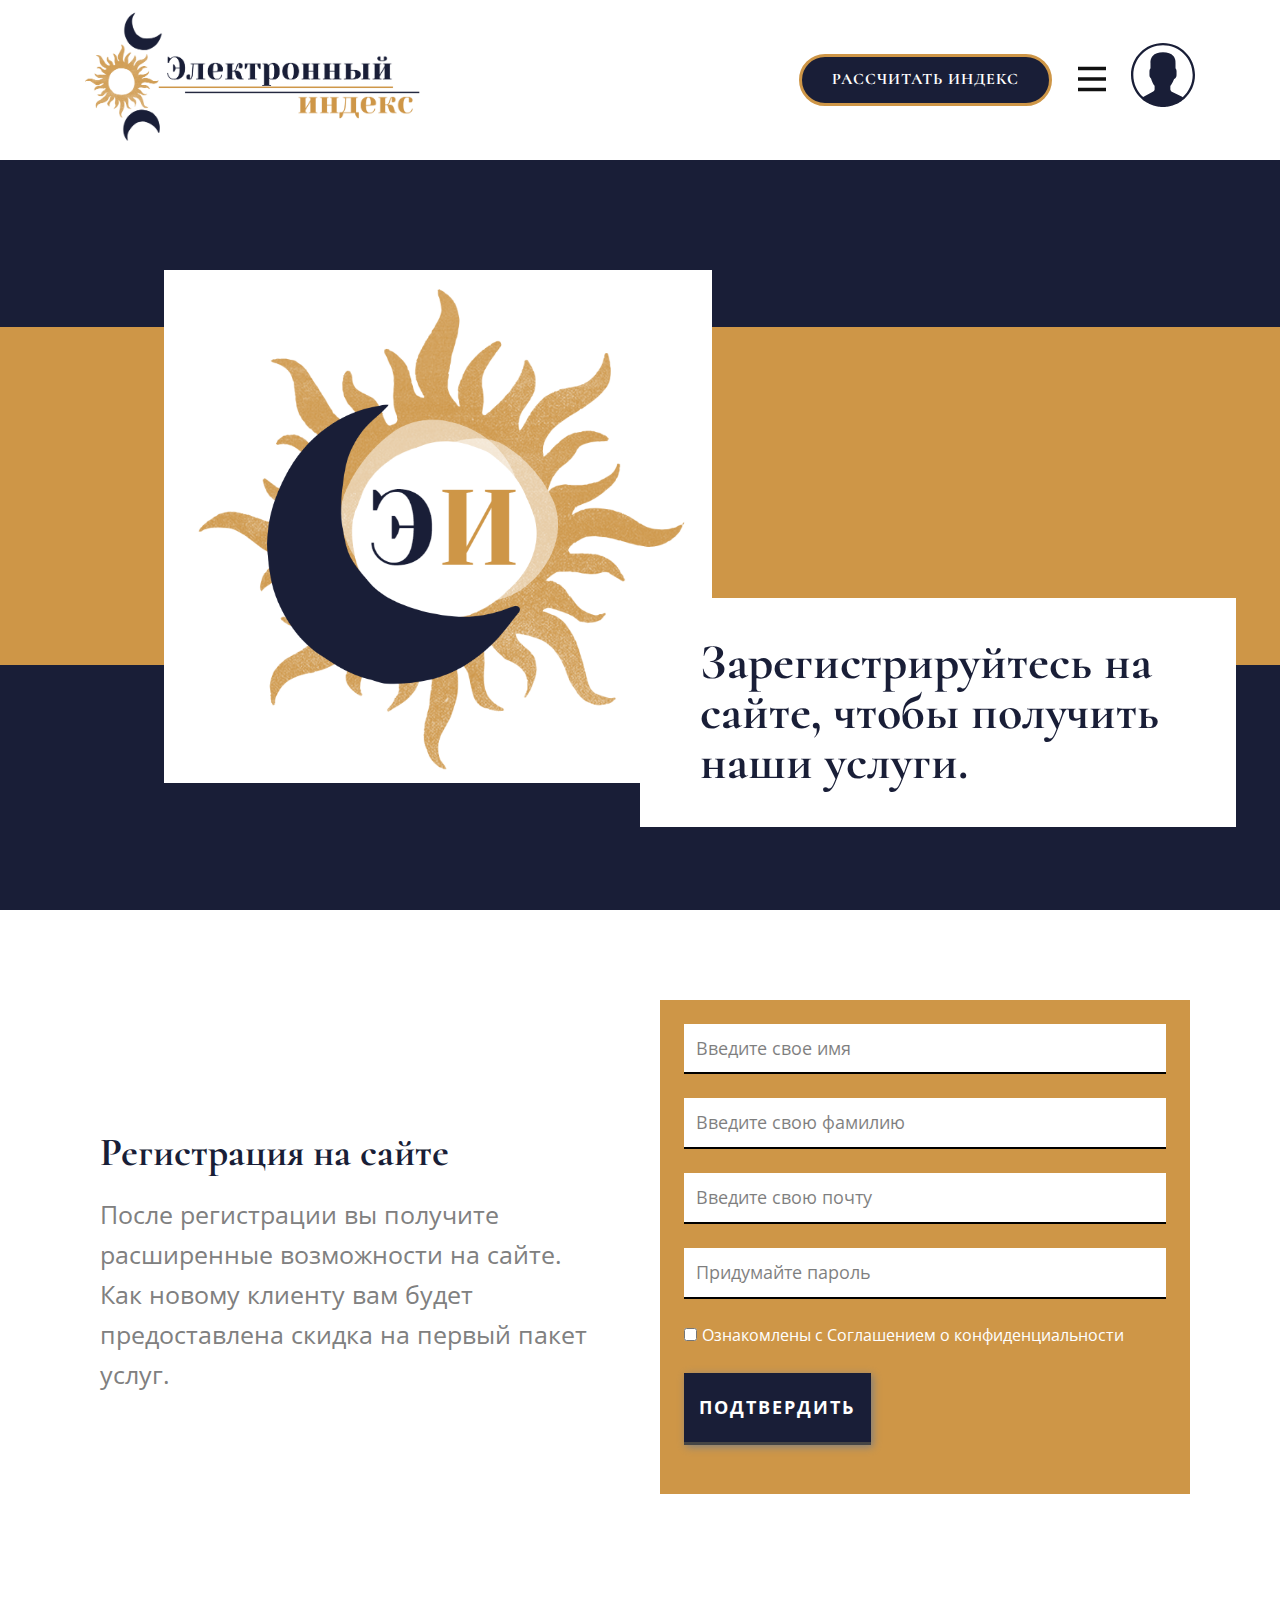
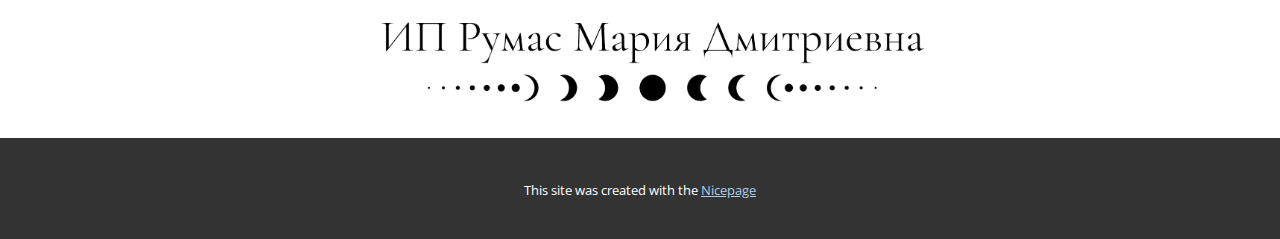
<file: e-index-2/Личный-кабинет.html>
<!DOCTYPE html>
<html style="font-size: 16px;" lang="ru"><head>
    <meta name="viewport" content="width=device-width, initial-scale=1.0">
    <meta charset="utf-8">
    <meta name="keywords" content="Зарегистрируйтесь на сайте, чтобы получить наши услуги.​, Регистрация на сайте​">
    <meta name="description" content="">
    <title>Личный кабинет</title>
    <link rel="stylesheet" href="nicepage.css" media="screen">
<link rel="stylesheet" href="Личный-кабинет.css" media="screen">
    <script class="u-script" type="text/javascript" src="jquery.js" defer=""></script>
    <script class="u-script" type="text/javascript" src="nicepage.js" defer=""></script>
    <meta name="generator" content="Nicepage 6.9.2, nicepage.com">
    <meta name="referrer" content="origin">
    <link rel="icon" href="images/logo_mini1.png">
    <link id="u-theme-google-font" rel="stylesheet" href="https://fonts.googleapis.com/css?family=Roboto:100,100i,300,300i,400,400i,500,500i,700,700i,900,900i|Open+Sans:300,300i,400,400i,500,500i,600,600i,700,700i,800,800i">
    <link id="u-page-google-font" rel="stylesheet" href="https://fonts.googleapis.com/css?family=Open+Sans:300,300i,400,400i,500,500i,600,600i,700,700i,800,800i|Cormorant:300,300i,400,400i,500,500i,600,600i,700,700i">
    
    
    
    
    <script type="application/ld+json">{
		"@context": "http://schema.org",
		"@type": "Organization",
		"name": "e-index",
		"logo": "images/logo.png"
}</script>
    <meta name="theme-color" content="#478ac9">
    <meta property="og:title" content="Личный кабинет">
    <meta property="og:description" content="">
    <meta property="og:type" content="website">
  <meta data-intl-tel-input-cdn-path="intlTelInput/"></head>
  <body data-path-to-root="./" data-include-products="false" class="u-body u-xl-mode" data-lang="ru"><header class="u-clearfix u-header u-sticky u-sticky-cf16 u-white u-header" id="sec-8218"><div class="u-clearfix u-sheet u-sheet-1">
        <img class="u-hidden-lg u-hidden-md u-hidden-sm u-hidden-xl u-image u-image-contain u-image-default u-image-1" src="images/logo_mini1.png?rand=6fe6" alt="" data-image-width="797" data-image-height="781">
        <a href="Главная.html" class="u-hidden-xs u-image u-logo u-image-2" data-image-width="1807" data-image-height="738">
          <img src="images/logo.png" class="u-logo-image u-logo-image-1">
        </a>
        <nav class="u-menu u-menu-hamburger u-menu-open-right u-offcanvas u-menu-1" data-responsive-from="XL">
          <div class="menu-collapse u-custom-font" style="font-size: 1.25rem; letter-spacing: 0px; font-weight: 700; font-family: Cormorant;">
            <a class="u-button-style u-custom-left-right-menu-spacing u-custom-padding-bottom u-custom-text-active-color u-custom-text-color u-custom-text-hover-color u-custom-top-bottom-menu-spacing u-nav-link u-text-active-palette-1-base u-text-hover-palette-2-base" href="#">
              <svg class="u-svg-link" viewBox="0 0 24 24"><use xlink:href="#menu-hamburger"></use></svg>
              <svg class="u-svg-content" version="1.1" id="menu-hamburger" viewBox="0 0 16 16" x="0px" y="0px" xmlns:xlink="http://www.w3.org/1999/xlink" xmlns="http://www.w3.org/2000/svg"><g><rect y="1" width="16" height="2"></rect><rect y="7" width="16" height="2"></rect><rect y="13" width="16" height="2"></rect>
</g></svg>
            </a>
          </div>
          <div class="u-custom-menu u-nav-container">
            <ul class="u-custom-font u-nav u-unstyled u-nav-1"><li class="u-nav-item"><a class="u-button-style u-nav-link u-text-active-custom-color-4 u-text-custom-color-1 u-text-hover-custom-color-2" href="Главная.html" style="padding: 10px 20px;">Главная</a>
</li><li class="u-nav-item"><a class="u-button-style u-nav-link u-text-active-custom-color-4 u-text-custom-color-1 u-text-hover-custom-color-2" href="О-нас.html" style="padding: 10px 20px;">О нас</a>
</li><li class="u-nav-item"><a class="u-button-style u-nav-link u-text-active-custom-color-4 u-text-custom-color-1 u-text-hover-custom-color-2" href="Контакты.html" style="padding: 10px 20px;">Контакты</a>
</li><li class="u-nav-item"><a class="u-button-style u-nav-link u-text-active-custom-color-4 u-text-custom-color-1 u-text-hover-custom-color-2" href="Услуги.html" style="padding: 10px 20px;">Услуги</a>
</li></ul>
          </div>
          <div class="u-custom-menu u-nav-container-collapse">
            <div class="u-container-style u-custom-color-1 u-inner-container-layout u-opacity u-opacity-90 u-sidenav">
              <div class="u-inner-container-layout u-sidenav-overflow">
                <div class="u-menu-close"></div>
                <ul class="u-align-center u-custom-font u-nav u-popupmenu-items u-spacing-20 u-text-active-white u-text-custom-color-4 u-text-hover-custom-color-2 u-unstyled u-nav-2"><li class="u-nav-item"><a class="u-button-style u-nav-link" href="Главная.html">Главная</a>
</li><li class="u-nav-item"><a class="u-button-style u-nav-link" href="О-нас.html">О нас</a>
</li><li class="u-nav-item"><a class="u-button-style u-nav-link" href="Контакты.html">Контакты</a>
</li><li class="u-nav-item"><a class="u-button-style u-nav-link" href="Услуги.html">Услуги</a>
</li></ul>
              </div>
            </div>
            <div class="u-black u-menu-overlay u-opacity u-opacity-40"></div>
          </div>
        </nav><span class="u-icon u-text-custom-color-1 u-icon-1" data-href="Личный-кабинет.html"><svg class="u-svg-link" preserveAspectRatio="xMidYMin slice" viewBox="0 0 55 55" style=""><use xlink:href="#svg-238a"></use></svg><svg class="u-svg-content" viewBox="0 0 55 55" x="0px" y="0px" id="svg-238a" style="enable-background:new 0 0 55 55;"><path d="M55,27.5C55,12.337,42.663,0,27.5,0S0,12.337,0,27.5c0,8.009,3.444,15.228,8.926,20.258l-0.026,0.023l0.892,0.752
	c0.058,0.049,0.121,0.089,0.179,0.137c0.474,0.393,0.965,0.766,1.465,1.127c0.162,0.117,0.324,0.234,0.489,0.348
	c0.534,0.368,1.082,0.717,1.642,1.048c0.122,0.072,0.245,0.142,0.368,0.212c0.613,0.349,1.239,0.678,1.88,0.98
	c0.047,0.022,0.095,0.042,0.142,0.064c2.089,0.971,4.319,1.684,6.651,2.105c0.061,0.011,0.122,0.022,0.184,0.033
	c0.724,0.125,1.456,0.225,2.197,0.292c0.09,0.008,0.18,0.013,0.271,0.021C25.998,54.961,26.744,55,27.5,55
	c0.749,0,1.488-0.039,2.222-0.098c0.093-0.008,0.186-0.013,0.279-0.021c0.735-0.067,1.461-0.164,2.178-0.287
	c0.062-0.011,0.125-0.022,0.187-0.034c2.297-0.412,4.495-1.109,6.557-2.055c0.076-0.035,0.153-0.068,0.229-0.104
	c0.617-0.29,1.22-0.603,1.811-0.936c0.147-0.083,0.293-0.167,0.439-0.253c0.538-0.317,1.067-0.648,1.581-1
	c0.185-0.126,0.366-0.259,0.549-0.391c0.439-0.316,0.87-0.642,1.289-0.983c0.093-0.075,0.193-0.14,0.284-0.217l0.915-0.764
	l-0.027-0.023C51.523,42.802,55,35.55,55,27.5z M2,27.5C2,13.439,13.439,2,27.5,2S53,13.439,53,27.5
	c0,7.577-3.325,14.389-8.589,19.063c-0.294-0.203-0.59-0.385-0.893-0.537l-8.467-4.233c-0.76-0.38-1.232-1.144-1.232-1.993v-2.957
	c0.196-0.242,0.403-0.516,0.617-0.817c1.096-1.548,1.975-3.27,2.616-5.123c1.267-0.602,2.085-1.864,2.085-3.289v-3.545
	c0-0.867-0.318-1.708-0.887-2.369v-4.667c0.052-0.52,0.236-3.448-1.883-5.864C34.524,9.065,31.541,8,27.5,8
	s-7.024,1.065-8.867,3.168c-2.119,2.416-1.935,5.346-1.883,5.864v4.667c-0.568,0.661-0.887,1.502-0.887,2.369v3.545
	c0,1.101,0.494,2.128,1.34,2.821c0.81,3.173,2.477,5.575,3.093,6.389v2.894c0,0.816-0.445,1.566-1.162,1.958l-7.907,4.313
	c-0.252,0.137-0.502,0.297-0.752,0.476C5.276,41.792,2,35.022,2,27.5z"></path></svg></span>
        <a href="Услуги.html#sec-cac1" class="u-border-3 u-border-custom-color-4 u-border-hover-custom-color-1 u-btn u-btn-round u-button-style u-custom-color-1 u-custom-font u-hover-custom-color-4 u-radius u-btn-1">Рассчитать индекс </a>
      </div></header>
    <section class="u-clearfix u-custom-color-1 u-section-1" id="carousel_39cd">
      <div class="u-custom-color-4 u-expanded-width u-shape u-shape-rectangle u-shape-1"></div>
      <img src="images/logo_mini1.png?rand=30ba" class="u-align-left u-hidden-xs u-image u-image-1" data-image-width="797" data-image-height="781">
      <div class="u-align-left u-container-style u-group u-similar-fill u-white u-group-1">
        <div class="u-container-layout u-padding-12 u-valign-middle u-container-layout-1">
          <h1 class="u-custom-font u-text u-text-custom-color-1 u-text-1">Зарегистрируйтесь на сайте, чтобы получить наши услуги. </h1>
        </div>
      </div>
    </section>
    <section class="u-align-center u-clearfix u-section-2" id="sec-82c5">
      <div class="u-clearfix u-sheet u-valign-middle-lg u-valign-middle-xl u-sheet-1">
        <div class="data-layout-selected u-clearfix u-expanded-width u-layout-wrap u-layout-wrap-1">
          <div class="u-gutter-0 u-layout">
            <div class="u-layout-row">
              <div class="u-align-left u-container-style u-layout-cell u-left-cell u-size-30 u-layout-cell-1">
                <div class="u-container-layout u-container-layout-1">
                  <h2 class="u-custom-font u-text u-text-custom-color-1 u-text-1">Регистрация на сайте </h2>
                  <p class="u-text u-text-grey-50 u-text-2">После регистрации вы получите расширенные возможности на сайте.<br>Как новому клиенту вам будет предоставлена скидка на первый пакет услуг. 
                  </p>
                </div>
              </div>
              <div class="u-align-left u-container-style u-layout-cell u-right-cell u-size-30 u-layout-cell-2">
                <div class="u-container-layout u-valign-middle u-container-layout-2">
                  <div class="u-custom-color-4 u-expanded-width u-form u-form-1">
                    <form action="https://forms.nicepagesrv.com/v2/form/process" class="u-clearfix u-form-spacing-24 u-form-vertical u-inner-form" style="padding: 24px;" source="email" name="form">
                      <div class="u-form-group u-form-name u-label-none">
                        <label for="name-3b9a" class="u-label">ФИО</label>
                        <input type="text" placeholder="Введите свое имя" id="name-3b9a" name="name" class="u-border-2 u-border-black u-border-no-left u-border-no-right u-border-no-top u-input u-input-rectangle u-input-1" required="">
                      </div>
                      <div class="u-form-email u-form-group u-label-none">
                        <label for="email-3b9a" class="u-label">Email</label>
                        <input type="email" placeholder="Введите свою фамилию" id="email-3b9a" name="email" class="u-border-2 u-border-black u-border-no-left u-border-no-right u-border-no-top u-input u-input-rectangle u-input-2" required="">
                      </div>
                      <div class="u-form-group u-label-none u-form-group-3">
                        <label for="text-3bbe" class="u-label">Поле ввода</label>
                        <input type="text" placeholder="Введите свою почту" id="text-3bbe" name="text" class="u-border-2 u-border-black u-border-no-left u-border-no-right u-border-no-top u-input u-input-rectangle u-input-3">
                      </div>
                      <div class="u-form-group u-label-none u-form-group-4">
                        <label for="text-9846" class="u-label">Поле ввода</label>
                        <input type="text" placeholder="Придумайте пароль" id="text-9846" name="text-1" class="u-border-2 u-border-black u-border-no-left u-border-no-right u-border-no-top u-input u-input-rectangle u-input-4">
                      </div>
                      <div class="u-form-checkbox u-form-group u-label-none u-form-group-5">
                        <input type="checkbox" id="checkbox-812f" name="checkbox" value="On" class="u-field-input">
                        <label for="checkbox-812f" class="u-field-label">Ознакомлены с Соглашением о конфиденциальности</label>
                      </div>
                      <div class="u-align-left u-form-group u-form-submit">
                        <a href="#" class="u-border-3 u-border-grey-dark-1 u-border-no-left u-border-no-right u-border-no-top u-btn u-btn-round u-btn-submit u-button-style u-custom-color-1 u-radius u-btn-1">Подтвердить </a>
                        <input type="submit" value="submit" class="u-form-control-hidden">
                      </div>
                      <div class="u-form-send-message u-form-send-success"> Thank you! Your message has been sent. </div>
                      <div class="u-form-send-error u-form-send-message"> Unable to send your message. Please fix errors then try again. </div>
                      <input type="hidden" value="" name="recaptchaResponse">
                      <input type="hidden" name="formServices" value="696e418c-b75e-cf15-f114-51ec76a28a66">
                    </form>
                  </div>
                </div>
              </div>
            </div>
          </div>
        </div>
      </div>
    </section>
    
    
    
    <footer class="u-align-center u-clearfix u-footer u-white u-footer" id="sec-e194"><div class="u-clearfix u-sheet u-valign-middle u-sheet-1">
        <img class="u-image u-image-contain u-image-default u-image-1" src="images/68747c7a-9c7f-5113-764e-dd2af2003e87.png" alt="" data-image-width="1523" data-image-height="268">
      </div></footer>
    <section class="u-backlink u-clearfix u-grey-80">
      <p class="u-text">
        <span>This site was created with the </span>
        <a class="u-link" href="https://nicepage.com/" target="_blank" rel="nofollow">
          <span>Nicepage</span>
        </a>
      </p>
    </section>
  
</body></html>
</file>
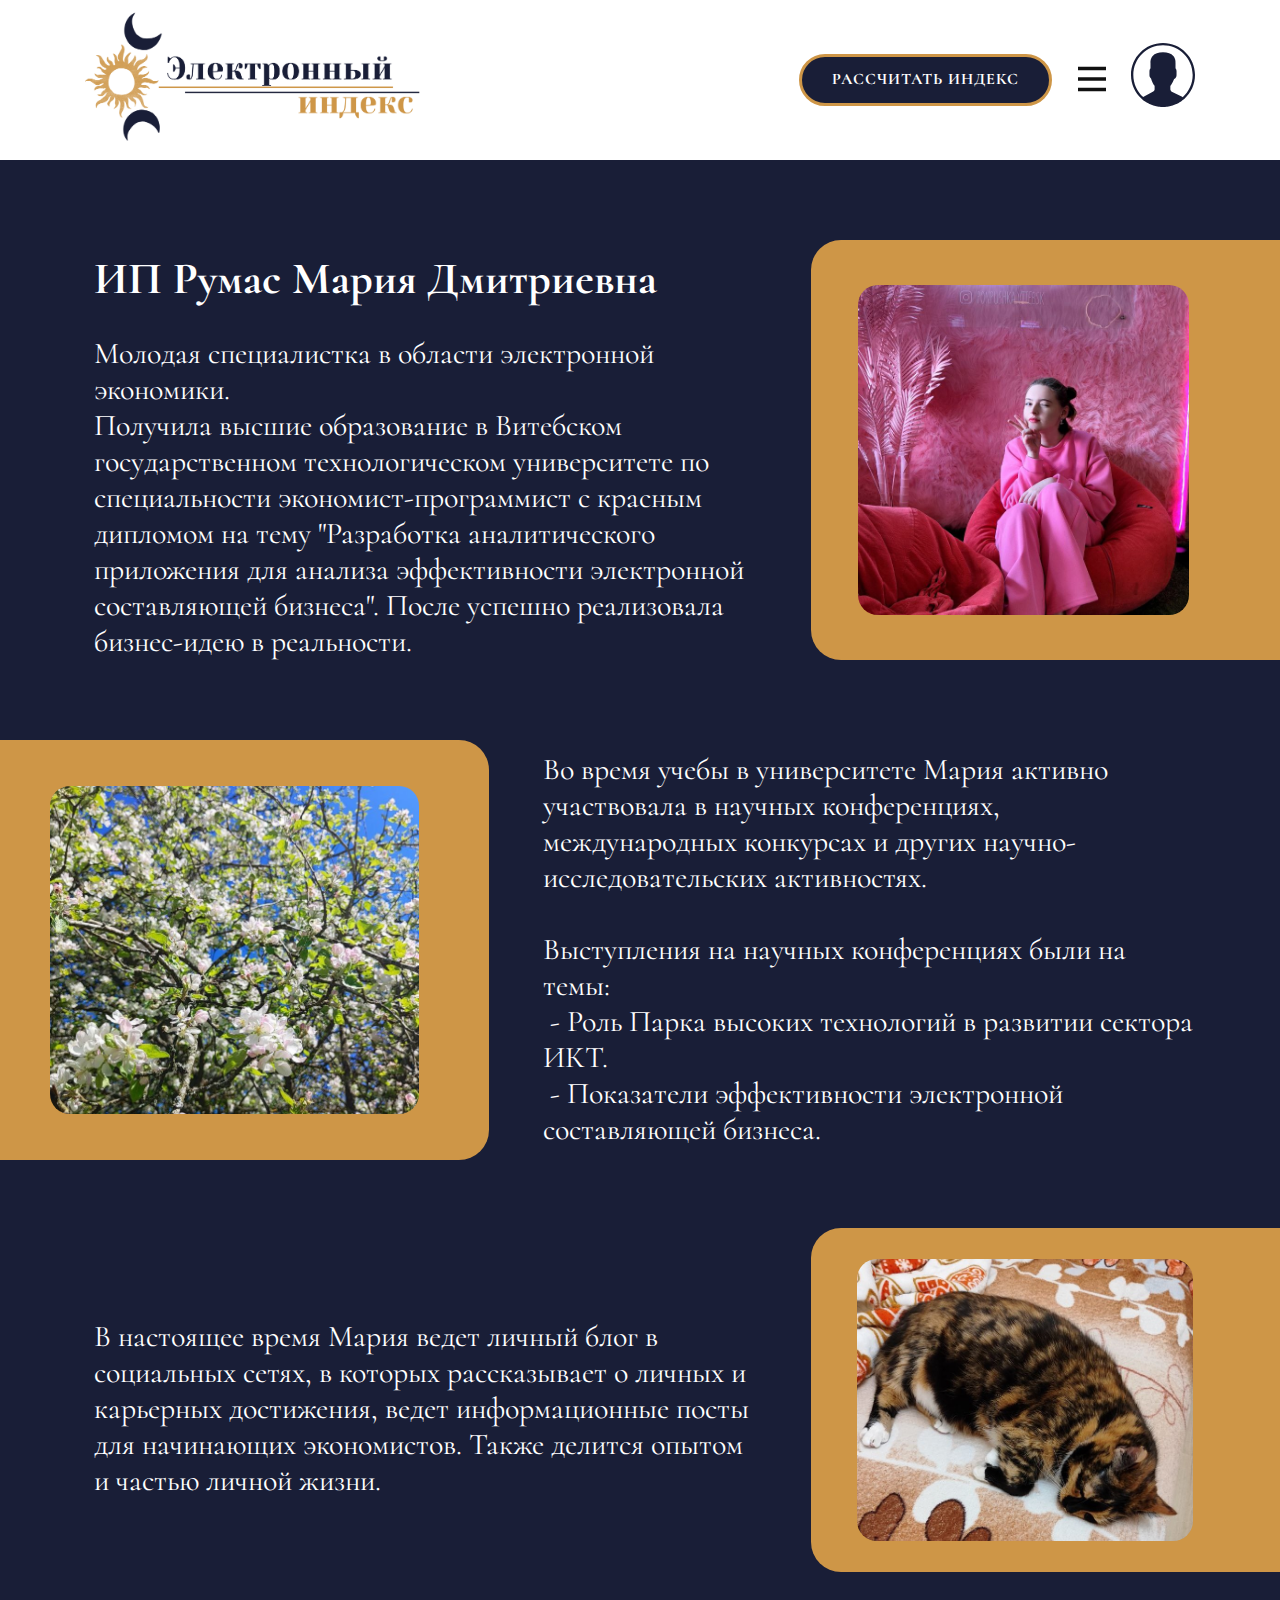
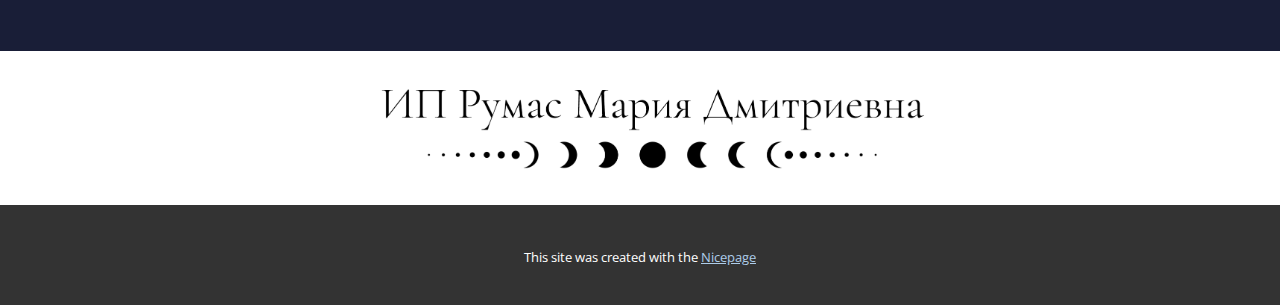
<file: e-index-2/О-нас.html>
<!DOCTYPE html>
<html style="font-size: 16px;" lang="ru"><head>
    <meta name="viewport" content="width=device-width, initial-scale=1.0">
    <meta charset="utf-8">
    <meta name="keywords" content="бизнес-анализ, услуги бизнес-анализа, анализ эффективности, низкая рентабельность.">
    <meta name="description" content="">
    <title>О нас</title>
    <link rel="stylesheet" href="nicepage.css" media="screen">
<link rel="stylesheet" href="О-нас.css" media="screen">
    <script class="u-script" type="text/javascript" src="jquery.js" defer=""></script>
    <script class="u-script" type="text/javascript" src="nicepage.js" defer=""></script>
    <meta name="generator" content="Nicepage 6.9.2, nicepage.com">
    <link rel="icon" href="images/logo_mini1.png">
    <link id="u-theme-google-font" rel="stylesheet" href="https://fonts.googleapis.com/css?family=Roboto:100,100i,300,300i,400,400i,500,500i,700,700i,900,900i|Open+Sans:300,300i,400,400i,500,500i,600,600i,700,700i,800,800i">
    <link id="u-page-google-font" rel="stylesheet" href="https://fonts.googleapis.com/css?family=Open+Sans:300,300i,400,400i,500,500i,600,600i,700,700i,800,800i|Cormorant:300,300i,400,400i,500,500i,600,600i,700,700i">
    
    
    
    <script type="application/ld+json">{
		"@context": "http://schema.org",
		"@type": "Organization",
		"name": "e-index",
		"logo": "images/logo.png"
}</script>
    <meta name="theme-color" content="#478ac9">
    <meta property="og:title" content="О нас">
    <meta property="og:description" content="">
    <meta property="og:type" content="website">
  <meta data-intl-tel-input-cdn-path="intlTelInput/"></head>
  <body data-path-to-root="./" data-include-products="false" class="u-body u-xl-mode" data-lang="ru"><header class="u-clearfix u-header u-sticky u-sticky-cf16 u-white u-header" id="sec-8218"><div class="u-clearfix u-sheet u-sheet-1">
        <img class="u-hidden-lg u-hidden-md u-hidden-sm u-hidden-xl u-image u-image-contain u-image-default u-image-1" src="images/logo_mini1.png?rand=6fe6" alt="" data-image-width="797" data-image-height="781">
        <a href="Главная.html" class="u-hidden-xs u-image u-logo u-image-2" data-image-width="1807" data-image-height="738">
          <img src="images/logo.png" class="u-logo-image u-logo-image-1">
        </a>
        <nav class="u-menu u-menu-hamburger u-menu-open-right u-offcanvas u-menu-1" data-responsive-from="XL">
          <div class="menu-collapse u-custom-font" style="font-size: 1.25rem; letter-spacing: 0px; font-weight: 700; font-family: Cormorant;">
            <a class="u-button-style u-custom-left-right-menu-spacing u-custom-padding-bottom u-custom-text-active-color u-custom-text-color u-custom-text-hover-color u-custom-top-bottom-menu-spacing u-nav-link u-text-active-palette-1-base u-text-hover-palette-2-base" href="#">
              <svg class="u-svg-link" viewBox="0 0 24 24"><use xlink:href="#menu-hamburger"></use></svg>
              <svg class="u-svg-content" version="1.1" id="menu-hamburger" viewBox="0 0 16 16" x="0px" y="0px" xmlns:xlink="http://www.w3.org/1999/xlink" xmlns="http://www.w3.org/2000/svg"><g><rect y="1" width="16" height="2"></rect><rect y="7" width="16" height="2"></rect><rect y="13" width="16" height="2"></rect>
</g></svg>
            </a>
          </div>
          <div class="u-custom-menu u-nav-container">
            <ul class="u-custom-font u-nav u-unstyled u-nav-1"><li class="u-nav-item"><a class="u-button-style u-nav-link u-text-active-custom-color-4 u-text-custom-color-1 u-text-hover-custom-color-2" href="Главная.html" style="padding: 10px 20px;">Главная</a>
</li><li class="u-nav-item"><a class="u-button-style u-nav-link u-text-active-custom-color-4 u-text-custom-color-1 u-text-hover-custom-color-2" href="О-нас.html" style="padding: 10px 20px;">О нас</a>
</li><li class="u-nav-item"><a class="u-button-style u-nav-link u-text-active-custom-color-4 u-text-custom-color-1 u-text-hover-custom-color-2" href="Контакты.html" style="padding: 10px 20px;">Контакты</a>
</li><li class="u-nav-item"><a class="u-button-style u-nav-link u-text-active-custom-color-4 u-text-custom-color-1 u-text-hover-custom-color-2" href="Услуги.html" style="padding: 10px 20px;">Услуги</a>
</li></ul>
          </div>
          <div class="u-custom-menu u-nav-container-collapse">
            <div class="u-container-style u-custom-color-1 u-inner-container-layout u-opacity u-opacity-90 u-sidenav">
              <div class="u-inner-container-layout u-sidenav-overflow">
                <div class="u-menu-close"></div>
                <ul class="u-align-center u-custom-font u-nav u-popupmenu-items u-spacing-20 u-text-active-white u-text-custom-color-4 u-text-hover-custom-color-2 u-unstyled u-nav-2"><li class="u-nav-item"><a class="u-button-style u-nav-link" href="Главная.html">Главная</a>
</li><li class="u-nav-item"><a class="u-button-style u-nav-link" href="О-нас.html">О нас</a>
</li><li class="u-nav-item"><a class="u-button-style u-nav-link" href="Контакты.html">Контакты</a>
</li><li class="u-nav-item"><a class="u-button-style u-nav-link" href="Услуги.html">Услуги</a>
</li></ul>
              </div>
            </div>
            <div class="u-black u-menu-overlay u-opacity u-opacity-40"></div>
          </div>
        </nav><span class="u-icon u-text-custom-color-1 u-icon-1" data-href="Личный-кабинет.html"><svg class="u-svg-link" preserveAspectRatio="xMidYMin slice" viewBox="0 0 55 55" style=""><use xlink:href="#svg-238a"></use></svg><svg class="u-svg-content" viewBox="0 0 55 55" x="0px" y="0px" id="svg-238a" style="enable-background:new 0 0 55 55;"><path d="M55,27.5C55,12.337,42.663,0,27.5,0S0,12.337,0,27.5c0,8.009,3.444,15.228,8.926,20.258l-0.026,0.023l0.892,0.752
	c0.058,0.049,0.121,0.089,0.179,0.137c0.474,0.393,0.965,0.766,1.465,1.127c0.162,0.117,0.324,0.234,0.489,0.348
	c0.534,0.368,1.082,0.717,1.642,1.048c0.122,0.072,0.245,0.142,0.368,0.212c0.613,0.349,1.239,0.678,1.88,0.98
	c0.047,0.022,0.095,0.042,0.142,0.064c2.089,0.971,4.319,1.684,6.651,2.105c0.061,0.011,0.122,0.022,0.184,0.033
	c0.724,0.125,1.456,0.225,2.197,0.292c0.09,0.008,0.18,0.013,0.271,0.021C25.998,54.961,26.744,55,27.5,55
	c0.749,0,1.488-0.039,2.222-0.098c0.093-0.008,0.186-0.013,0.279-0.021c0.735-0.067,1.461-0.164,2.178-0.287
	c0.062-0.011,0.125-0.022,0.187-0.034c2.297-0.412,4.495-1.109,6.557-2.055c0.076-0.035,0.153-0.068,0.229-0.104
	c0.617-0.29,1.22-0.603,1.811-0.936c0.147-0.083,0.293-0.167,0.439-0.253c0.538-0.317,1.067-0.648,1.581-1
	c0.185-0.126,0.366-0.259,0.549-0.391c0.439-0.316,0.87-0.642,1.289-0.983c0.093-0.075,0.193-0.14,0.284-0.217l0.915-0.764
	l-0.027-0.023C51.523,42.802,55,35.55,55,27.5z M2,27.5C2,13.439,13.439,2,27.5,2S53,13.439,53,27.5
	c0,7.577-3.325,14.389-8.589,19.063c-0.294-0.203-0.59-0.385-0.893-0.537l-8.467-4.233c-0.76-0.38-1.232-1.144-1.232-1.993v-2.957
	c0.196-0.242,0.403-0.516,0.617-0.817c1.096-1.548,1.975-3.27,2.616-5.123c1.267-0.602,2.085-1.864,2.085-3.289v-3.545
	c0-0.867-0.318-1.708-0.887-2.369v-4.667c0.052-0.52,0.236-3.448-1.883-5.864C34.524,9.065,31.541,8,27.5,8
	s-7.024,1.065-8.867,3.168c-2.119,2.416-1.935,5.346-1.883,5.864v4.667c-0.568,0.661-0.887,1.502-0.887,2.369v3.545
	c0,1.101,0.494,2.128,1.34,2.821c0.81,3.173,2.477,5.575,3.093,6.389v2.894c0,0.816-0.445,1.566-1.162,1.958l-7.907,4.313
	c-0.252,0.137-0.502,0.297-0.752,0.476C5.276,41.792,2,35.022,2,27.5z"></path></svg></span>
        <a href="Услуги.html#sec-cac1" class="u-border-3 u-border-custom-color-4 u-border-hover-custom-color-1 u-btn u-btn-round u-button-style u-custom-color-1 u-custom-font u-hover-custom-color-4 u-radius u-btn-1">Рассчитать индекс </a>
      </div></header>
    <section class="u-clearfix u-custom-color-1 u-section-1" id="sec-6292">
      <div class="u-clearfix u-group-elements u-group-elements-1">
        <div class="u-custom-color-4 u-expanded u-radius u-shape u-shape-round u-shape-1"></div>
        <img class="u-image u-image-round u-radius u-image-1" src="images/photo1713618746.jpeg" alt="" data-image-width="720" data-image-height="1280">
      </div>
      <h4 class="u-custom-font u-text u-text-1">
        <span style="font-size: 2.8125rem; font-weight: 700;">ИП Румас Мария Дмитриевна</span>
        <span style="font-size: 1.5625rem;"></span>
        <br>
        <span style="font-size: 1.5625rem;"></span>
        <span style="font-size: 1.5625rem;">
          <br>
          <span style="font-size: 1.875rem;">Молодая специалистка в области электронной экономики.&nbsp;<br>Получила высшие образование в Витебском государственном технологическом университете по специальности экономист-программист с красным дипломом на тему "Разработка аналитического приложения для анализа эффективности электронной составляющей бизнеса". После успешно реализовала бизнес-идею в реальности.&nbsp;
          </span>
        </span>
        <br>
      </h4>
      <div class="u-clearfix u-group-elements u-group-elements-2">
        <div class="u-custom-color-4 u-expanded u-radius u-shape u-shape-round u-shape-2"></div>
        <img class="u-image u-image-round u-radius u-image-2" src="images/photo17161281301.jpeg" alt="" data-image-width="744" data-image-height="703">
      </div>
      <h4 class="u-custom-font u-text u-text-2">
        <span style="font-weight: 400;"></span><b>
          <span style="font-weight: 400;">Во время учебы в университете Мария активно участвовала в научных конференциях, международных конкурсах и других научно-исследовательских активностях.</span></b>
        <br>
        <br>
        <span style="font-weight: 400;">Выступления на научных конференциях были на темы:&nbsp;<br>&nbsp;- Роль Парка высоких технологий в развитии сектора ИКТ.<br>&nbsp;- Показатели эффективности электронной составляющей бизнеса.
        </span>
      </h4>
      <div class="u-container-style u-custom-color-4 u-group u-radius u-shape-round u-group-1">
        <div class="u-container-layout u-container-layout-1">
          <img class="u-image u-image-round u-radius u-image-3" src="images/photo1716128130.jpeg" alt="" data-image-width="720" data-image-height="749">
        </div>
      </div>
      <h4 class="u-custom-font u-text u-text-3">
        <span style="font-weight: 400;"> В настоящее время Мария ведет личный блог в социальных сетях, в которых рассказывает о личных и карьерных достижения, ведет информационные посты для начинающих экономистов. Также делится опытом и частью личной жизни.&nbsp;</span>
      </h4>
    </section>
    
    
    
    <footer class="u-align-center u-clearfix u-footer u-white u-footer" id="sec-e194"><div class="u-clearfix u-sheet u-valign-middle u-sheet-1">
        <img class="u-image u-image-contain u-image-default u-image-1" src="images/68747c7a-9c7f-5113-764e-dd2af2003e87.png" alt="" data-image-width="1523" data-image-height="268">
      </div></footer>
    <section class="u-backlink u-clearfix u-grey-80">
      <p class="u-text">
        <span>This site was created with the </span>
        <a class="u-link" href="https://nicepage.com/" target="_blank" rel="nofollow">
          <span>Nicepage</span>
        </a>
      </p>
    </section>
  
</body></html>
</file>
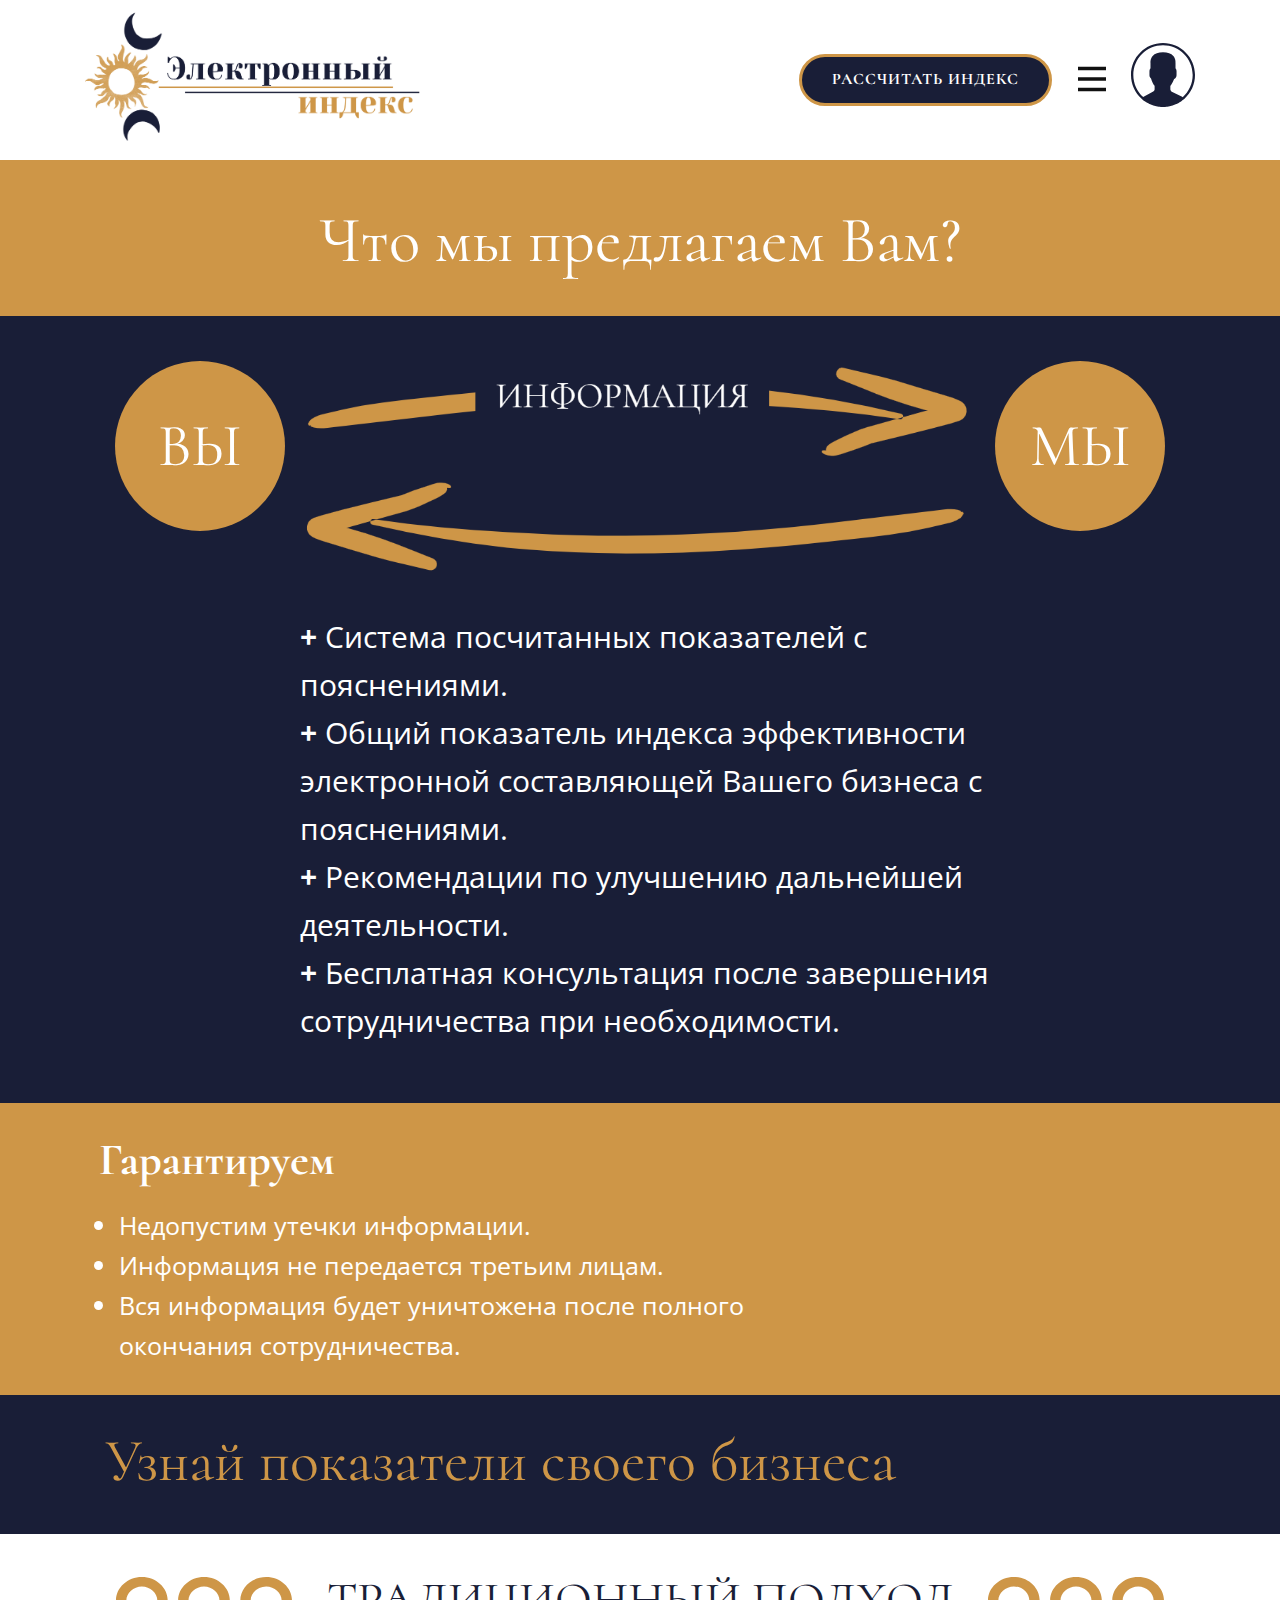
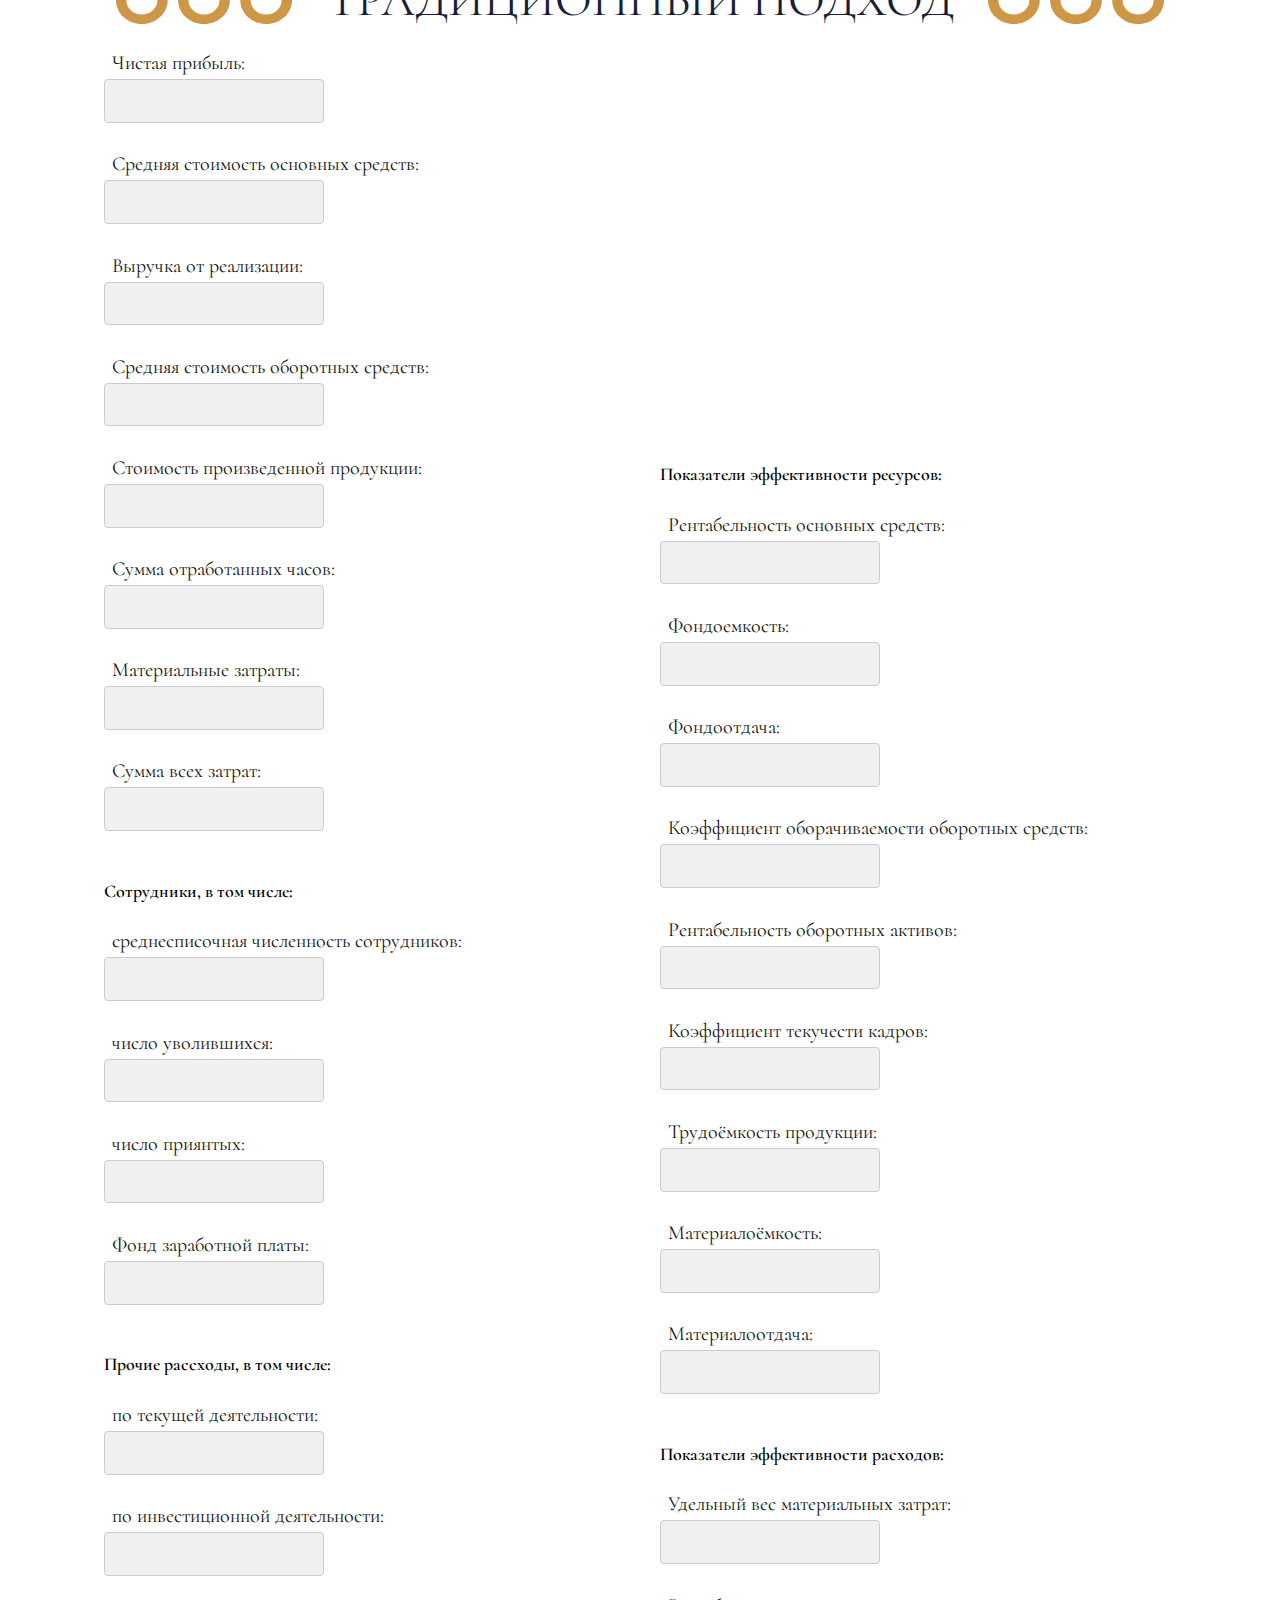
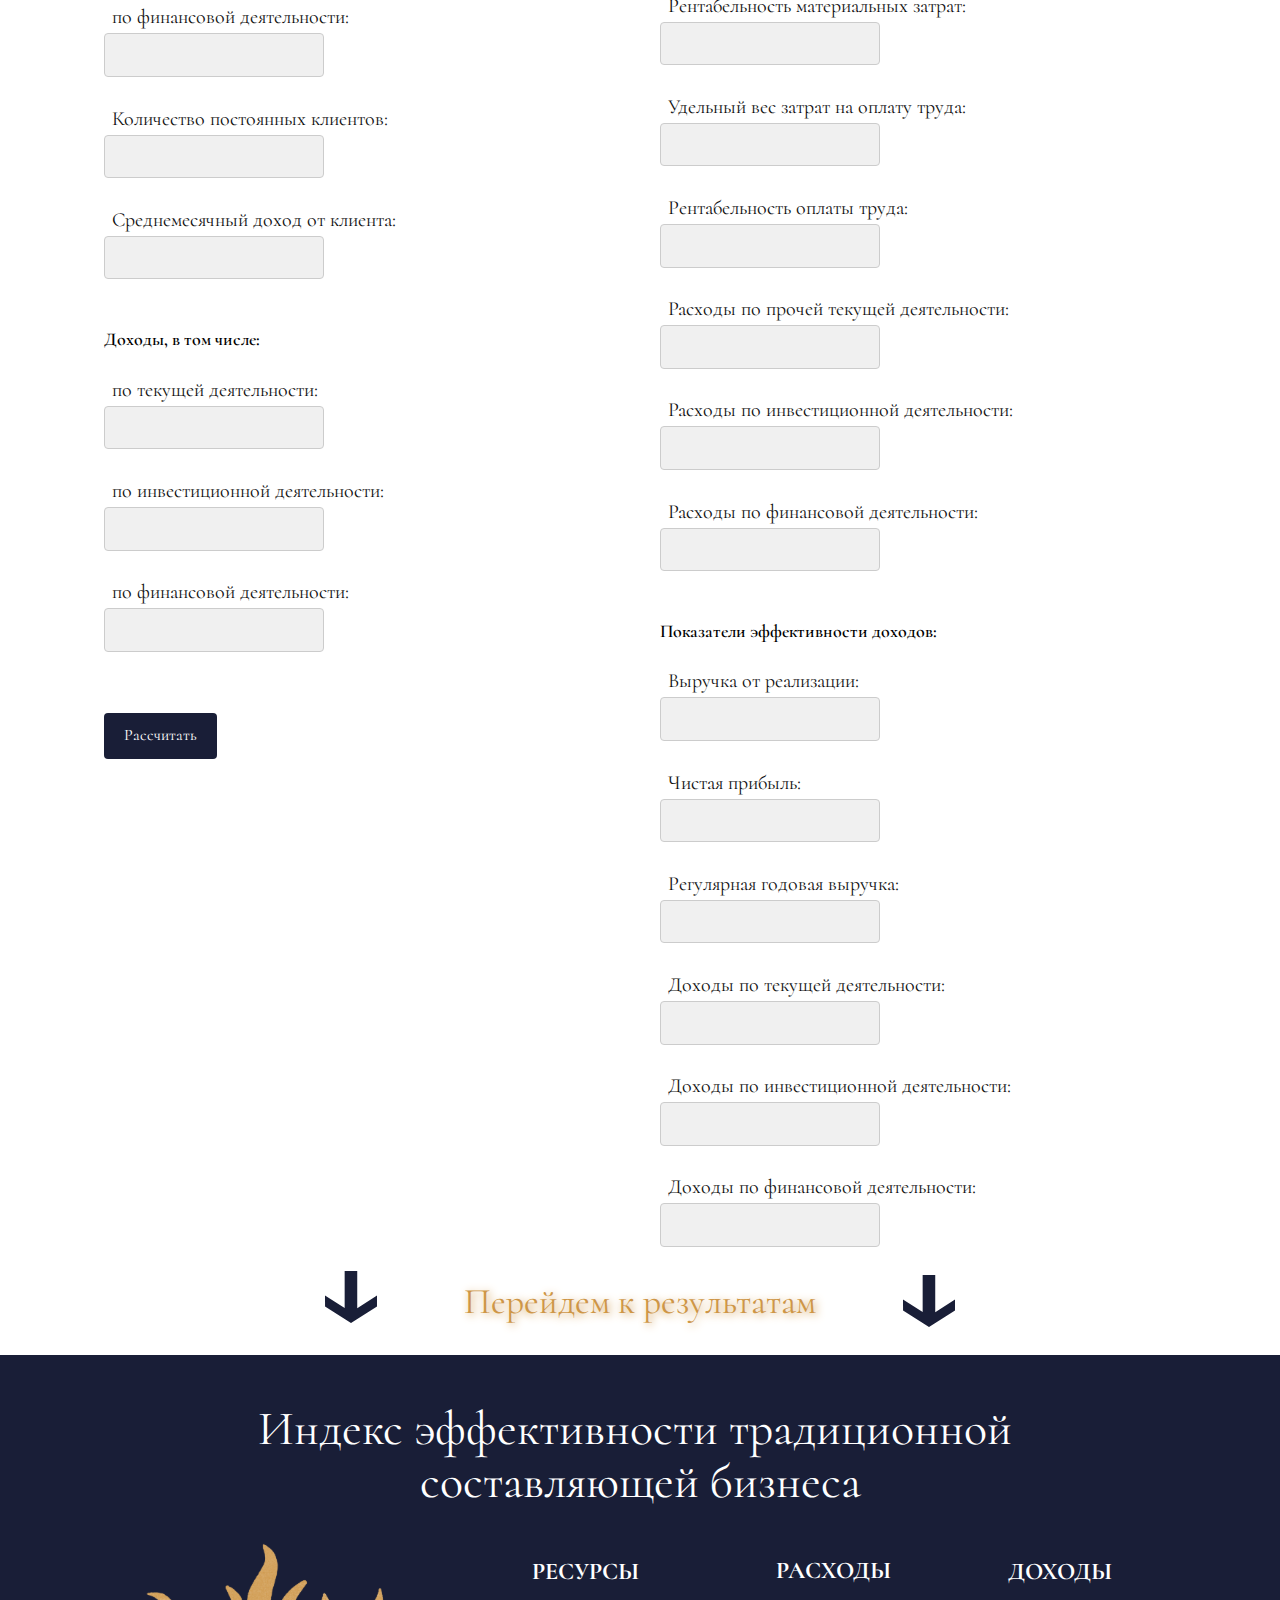
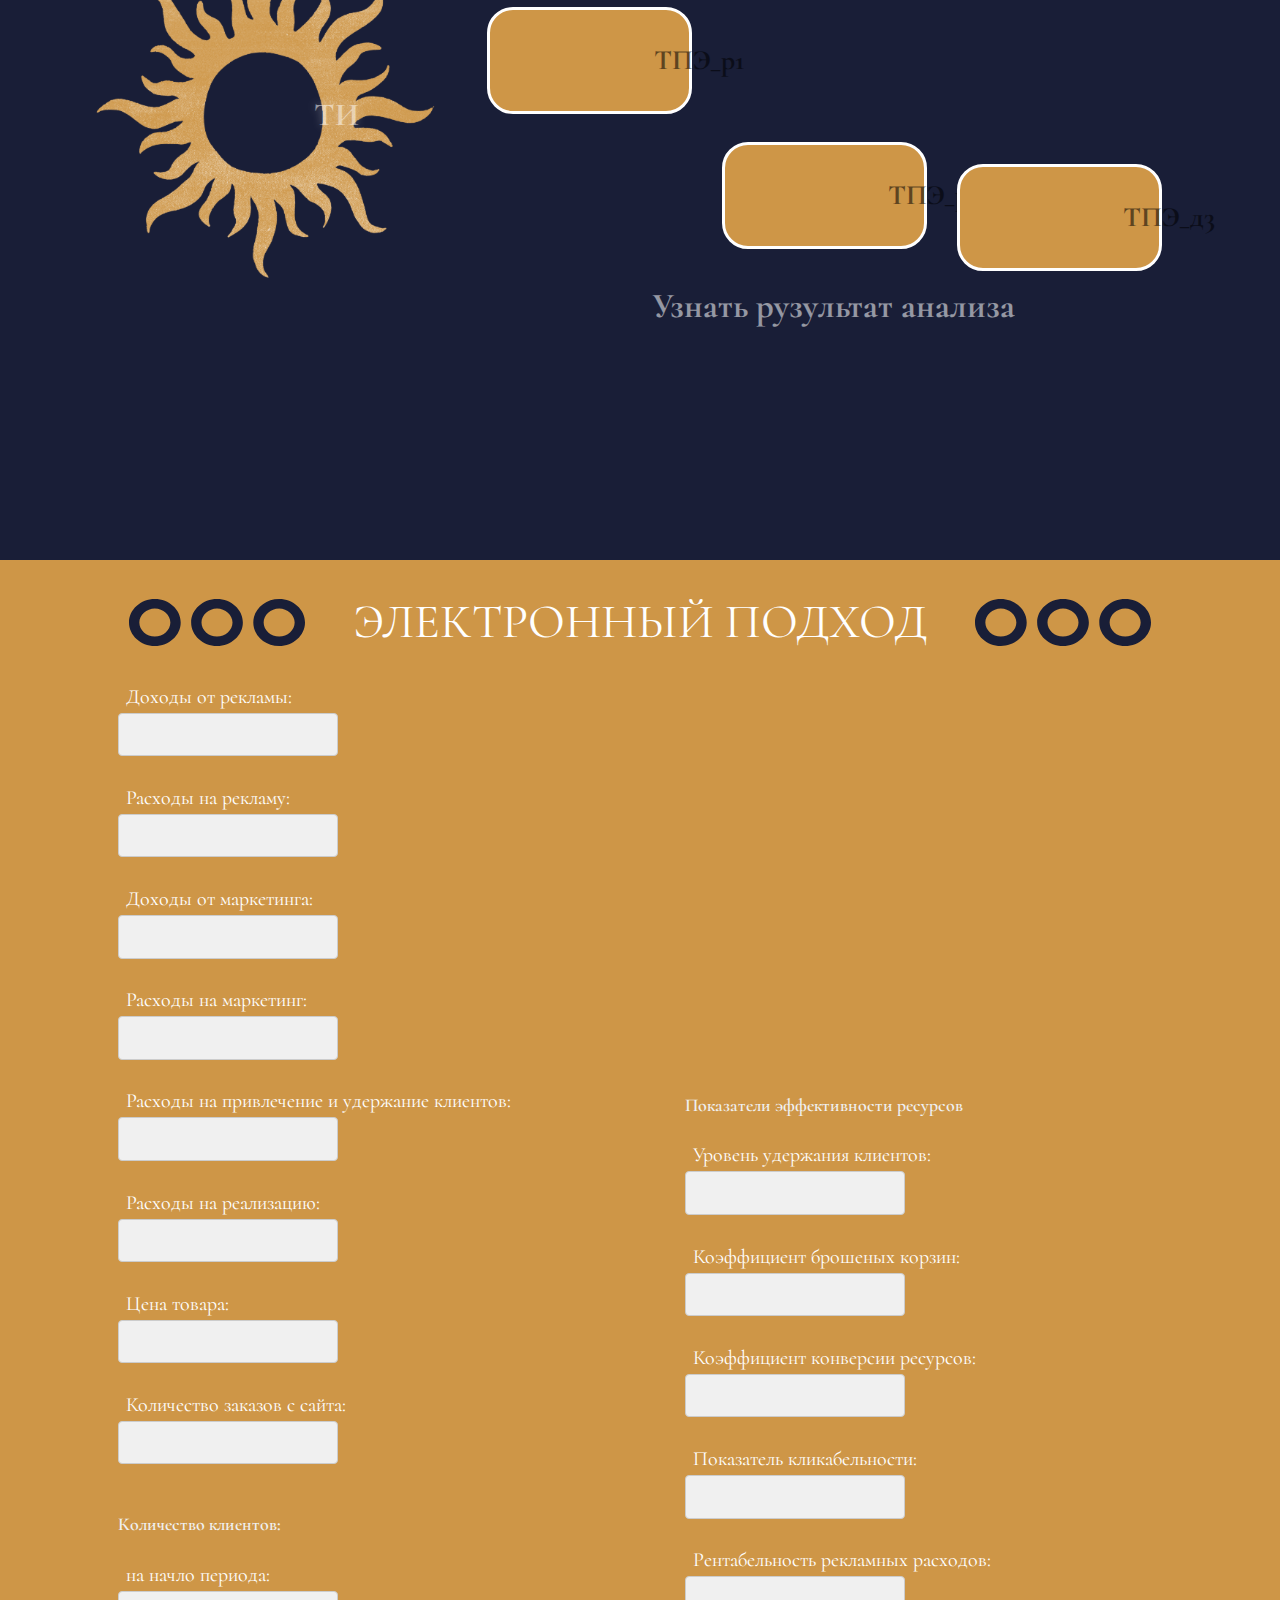
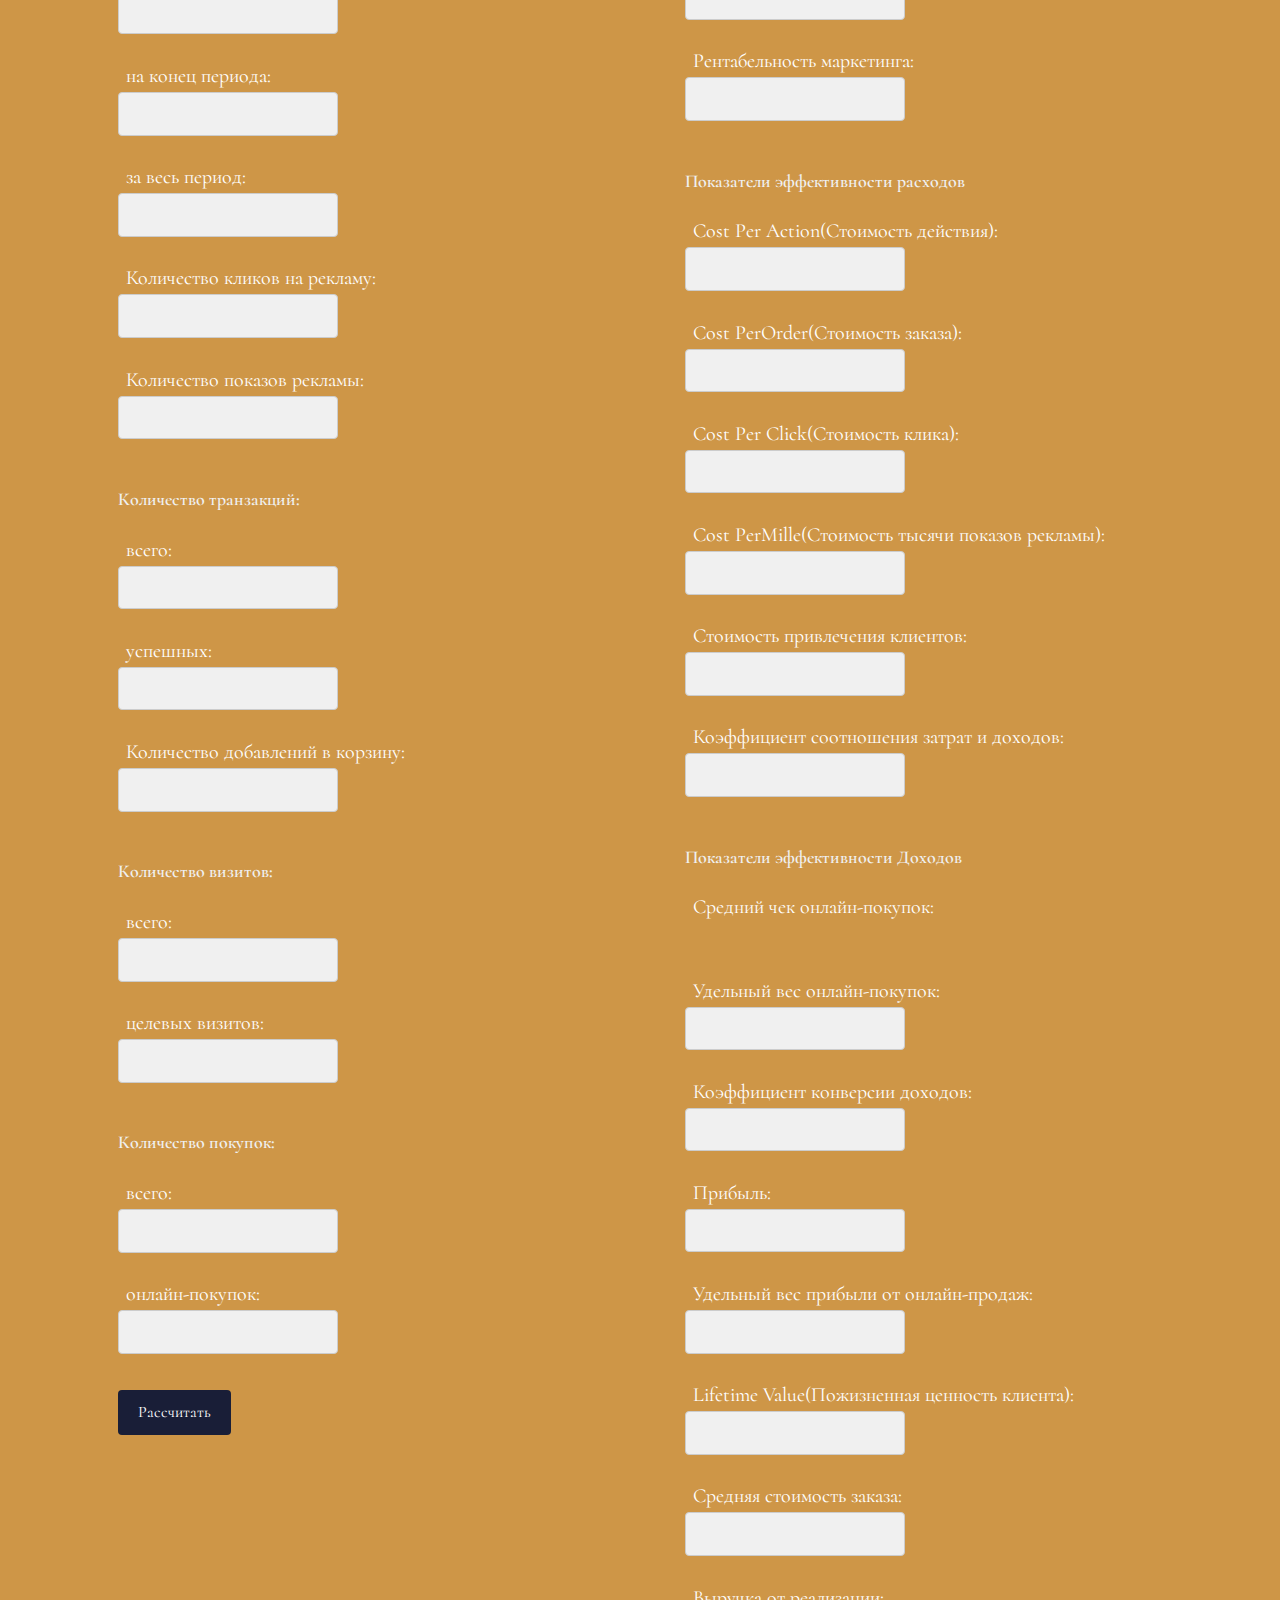
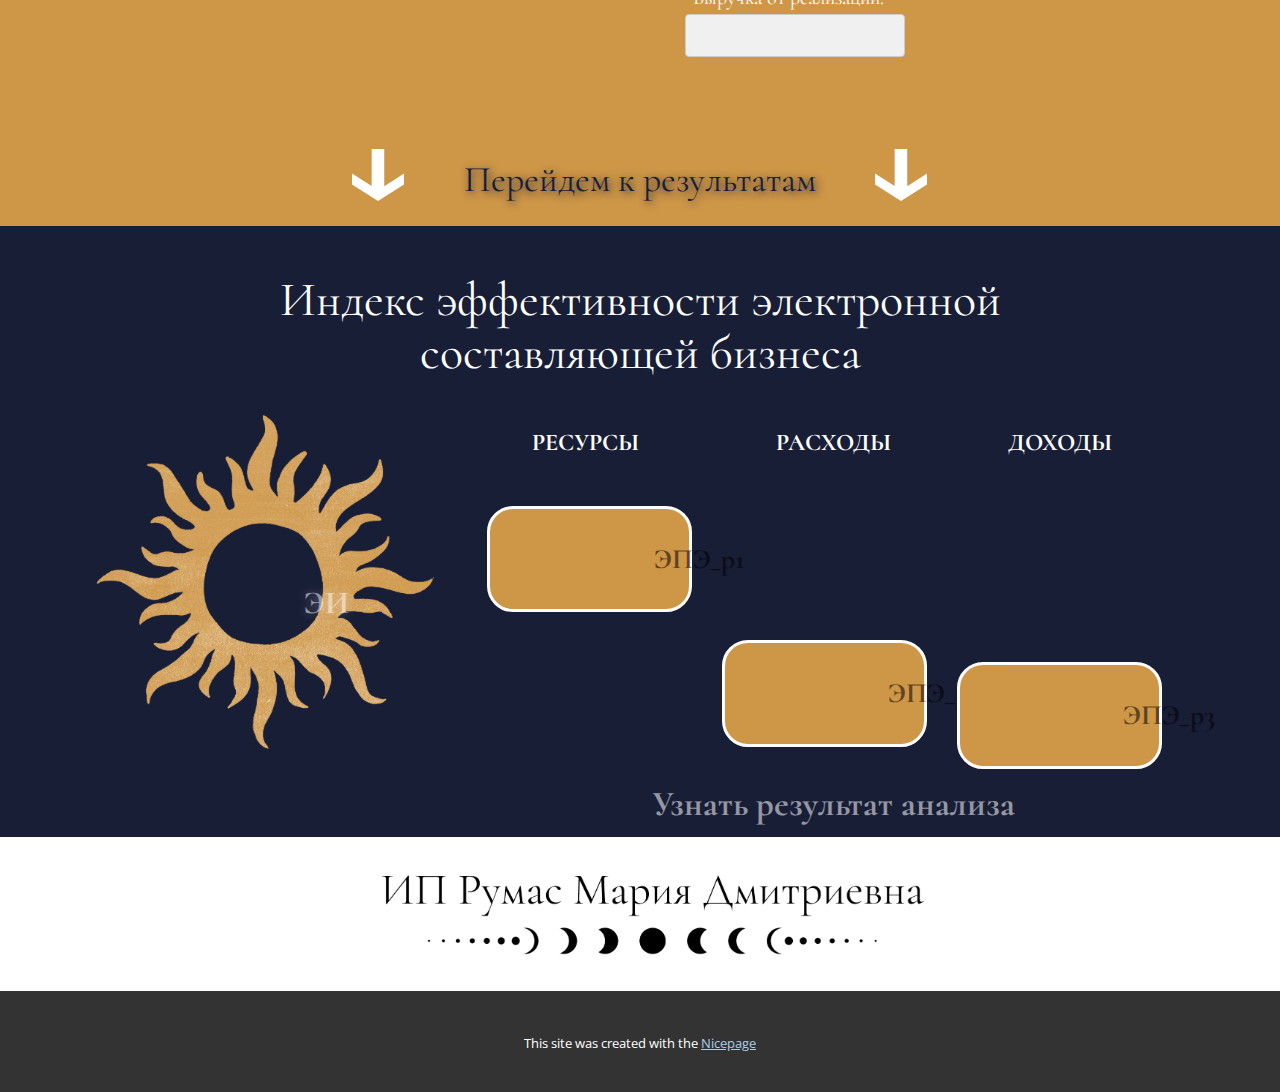
<file: e-index-2/Услуги.html>
<!DOCTYPE html>
<html style="font-size: 16px;" lang="ru"><head>
    <meta name="viewport" content="width=device-width, initial-scale=1.0">
    <meta charset="utf-8">
    <meta name="keywords" content="Что мы предлагаем Вам?">
    <meta name="description" content="">
    <title>Услуги</title>
    <link rel="stylesheet" href="nicepage.css" media="screen">
<link rel="stylesheet" href="Услуги.css" media="screen">
    <script class="u-script" type="text/javascript" src="jquery.js" defer=""></script>
    <script class="u-script" type="text/javascript" src="nicepage.js" defer=""></script>
    <meta name="generator" content="Nicepage 6.9.2, nicepage.com">
    
    <link rel="icon" href="images/logo_mini1.png">
    <link id="u-theme-google-font" rel="stylesheet" href="https://fonts.googleapis.com/css?family=Roboto:100,100i,300,300i,400,400i,500,500i,700,700i,900,900i|Open+Sans:300,300i,400,400i,500,500i,600,600i,700,700i,800,800i">
    <link id="u-page-google-font" rel="stylesheet" href="https://fonts.googleapis.com/css?family=Open+Sans:300,300i,400,400i,500,500i,600,600i,700,700i,800,800i|Cormorant:300,300i,400,400i,500,500i,600,600i,700,700i">
    
    
    
    
    
    
    
    
    
    <script type="application/ld+json">{
		"@context": "http://schema.org",
		"@type": "Organization",
		"name": "e-index",
		"logo": "images/logo.png"
}</script>
    <meta name="theme-color" content="#478ac9">
    <meta property="og:title" content="Услуги">
    <meta property="og:description" content="">
    <meta property="og:type" content="website">
  <meta data-intl-tel-input-cdn-path="intlTelInput/"></head>
  <body data-path-to-root="./" data-include-products="false" class="u-body u-xl-mode" data-lang="ru"><header class="u-clearfix u-header u-sticky u-sticky-cf16 u-white u-header" id="sec-8218"><div class="u-clearfix u-sheet u-sheet-1">
        <img class="u-hidden-lg u-hidden-md u-hidden-sm u-hidden-xl u-image u-image-contain u-image-default u-image-1" src="images/logo_mini1.png?rand=6fe6" alt="" data-image-width="797" data-image-height="781">
        <a href="Главная.html" class="u-hidden-xs u-image u-logo u-image-2" data-image-width="1807" data-image-height="738">
          <img src="images/logo.png" class="u-logo-image u-logo-image-1">
        </a>
        <nav class="u-menu u-menu-hamburger u-menu-open-right u-offcanvas u-menu-1" data-responsive-from="XL">
          <div class="menu-collapse u-custom-font" style="font-size: 1.25rem; letter-spacing: 0px; font-weight: 700; font-family: Cormorant;">
            <a class="u-button-style u-custom-left-right-menu-spacing u-custom-padding-bottom u-custom-text-active-color u-custom-text-color u-custom-text-hover-color u-custom-top-bottom-menu-spacing u-nav-link u-text-active-palette-1-base u-text-hover-palette-2-base" href="#">
              <svg class="u-svg-link" viewBox="0 0 24 24"><use xlink:href="#menu-hamburger"></use></svg>
              <svg class="u-svg-content" version="1.1" id="menu-hamburger" viewBox="0 0 16 16" x="0px" y="0px" xmlns:xlink="http://www.w3.org/1999/xlink" xmlns="http://www.w3.org/2000/svg"><g><rect y="1" width="16" height="2"></rect><rect y="7" width="16" height="2"></rect><rect y="13" width="16" height="2"></rect>
</g></svg>
            </a>
          </div>
          <div class="u-custom-menu u-nav-container">
            <ul class="u-custom-font u-nav u-unstyled u-nav-1"><li class="u-nav-item"><a class="u-button-style u-nav-link u-text-active-custom-color-4 u-text-custom-color-1 u-text-hover-custom-color-2" href="Главная.html" style="padding: 10px 20px;">Главная</a>
</li><li class="u-nav-item"><a class="u-button-style u-nav-link u-text-active-custom-color-4 u-text-custom-color-1 u-text-hover-custom-color-2" href="О-нас.html" style="padding: 10px 20px;">О нас</a>
</li><li class="u-nav-item"><a class="u-button-style u-nav-link u-text-active-custom-color-4 u-text-custom-color-1 u-text-hover-custom-color-2" href="Контакты.html" style="padding: 10px 20px;">Контакты</a>
</li><li class="u-nav-item"><a class="u-button-style u-nav-link u-text-active-custom-color-4 u-text-custom-color-1 u-text-hover-custom-color-2" href="Услуги.html" style="padding: 10px 20px;">Услуги</a>
</li></ul>
          </div>
          <div class="u-custom-menu u-nav-container-collapse">
            <div class="u-container-style u-custom-color-1 u-inner-container-layout u-opacity u-opacity-90 u-sidenav">
              <div class="u-inner-container-layout u-sidenav-overflow">
                <div class="u-menu-close"></div>
                <ul class="u-align-center u-custom-font u-nav u-popupmenu-items u-spacing-20 u-text-active-white u-text-custom-color-4 u-text-hover-custom-color-2 u-unstyled u-nav-2"><li class="u-nav-item"><a class="u-button-style u-nav-link" href="Главная.html">Главная</a>
</li><li class="u-nav-item"><a class="u-button-style u-nav-link" href="О-нас.html">О нас</a>
</li><li class="u-nav-item"><a class="u-button-style u-nav-link" href="Контакты.html">Контакты</a>
</li><li class="u-nav-item"><a class="u-button-style u-nav-link" href="Услуги.html">Услуги</a>
</li></ul>
              </div>
            </div>
            <div class="u-black u-menu-overlay u-opacity u-opacity-40"></div>
          </div>
        </nav><span class="u-icon u-text-custom-color-1 u-icon-1" data-href="Личный-кабинет.html"><svg class="u-svg-link" preserveAspectRatio="xMidYMin slice" viewBox="0 0 55 55" style=""><use xlink:href="#svg-238a"></use></svg><svg class="u-svg-content" viewBox="0 0 55 55" x="0px" y="0px" id="svg-238a" style="enable-background:new 0 0 55 55;"><path d="M55,27.5C55,12.337,42.663,0,27.5,0S0,12.337,0,27.5c0,8.009,3.444,15.228,8.926,20.258l-0.026,0.023l0.892,0.752
	c0.058,0.049,0.121,0.089,0.179,0.137c0.474,0.393,0.965,0.766,1.465,1.127c0.162,0.117,0.324,0.234,0.489,0.348
	c0.534,0.368,1.082,0.717,1.642,1.048c0.122,0.072,0.245,0.142,0.368,0.212c0.613,0.349,1.239,0.678,1.88,0.98
	c0.047,0.022,0.095,0.042,0.142,0.064c2.089,0.971,4.319,1.684,6.651,2.105c0.061,0.011,0.122,0.022,0.184,0.033
	c0.724,0.125,1.456,0.225,2.197,0.292c0.09,0.008,0.18,0.013,0.271,0.021C25.998,54.961,26.744,55,27.5,55
	c0.749,0,1.488-0.039,2.222-0.098c0.093-0.008,0.186-0.013,0.279-0.021c0.735-0.067,1.461-0.164,2.178-0.287
	c0.062-0.011,0.125-0.022,0.187-0.034c2.297-0.412,4.495-1.109,6.557-2.055c0.076-0.035,0.153-0.068,0.229-0.104
	c0.617-0.29,1.22-0.603,1.811-0.936c0.147-0.083,0.293-0.167,0.439-0.253c0.538-0.317,1.067-0.648,1.581-1
	c0.185-0.126,0.366-0.259,0.549-0.391c0.439-0.316,0.87-0.642,1.289-0.983c0.093-0.075,0.193-0.14,0.284-0.217l0.915-0.764
	l-0.027-0.023C51.523,42.802,55,35.55,55,27.5z M2,27.5C2,13.439,13.439,2,27.5,2S53,13.439,53,27.5
	c0,7.577-3.325,14.389-8.589,19.063c-0.294-0.203-0.59-0.385-0.893-0.537l-8.467-4.233c-0.76-0.38-1.232-1.144-1.232-1.993v-2.957
	c0.196-0.242,0.403-0.516,0.617-0.817c1.096-1.548,1.975-3.27,2.616-5.123c1.267-0.602,2.085-1.864,2.085-3.289v-3.545
	c0-0.867-0.318-1.708-0.887-2.369v-4.667c0.052-0.52,0.236-3.448-1.883-5.864C34.524,9.065,31.541,8,27.5,8
	s-7.024,1.065-8.867,3.168c-2.119,2.416-1.935,5.346-1.883,5.864v4.667c-0.568,0.661-0.887,1.502-0.887,2.369v3.545
	c0,1.101,0.494,2.128,1.34,2.821c0.81,3.173,2.477,5.575,3.093,6.389v2.894c0,0.816-0.445,1.566-1.162,1.958l-7.907,4.313
	c-0.252,0.137-0.502,0.297-0.752,0.476C5.276,41.792,2,35.022,2,27.5z"></path></svg></span>
        <a href="Услуги.html#sec-cac1" class="u-border-3 u-border-custom-color-4 u-border-hover-custom-color-1 u-btn u-btn-round u-button-style u-custom-color-1 u-custom-font u-hover-custom-color-4 u-radius u-btn-1">Рассчитать индекс </a>
      </div></header>
    <section class="u-clearfix u-custom-color-1 u-section-1" id="sec-7a20">
      <div class="u-custom-color-4 u-expanded-width u-shape u-shape-rectangle u-shape-1"></div>
      <h2 class="u-align-center u-custom-font u-subtitle u-text u-text-1">Что мы предлагаем Вам?</h2>
      <div class="u-align-center u-clearfix u-group-elements u-group-elements-1">
        <img class="u-image u-image-default u-image-1" src="images/image1.png" alt="" data-image-width="1012" data-image-height="220">
        <img class="u-image u-image-default u-image-2" src="images/image2.png" alt="" data-image-width="1056" data-image-height="230">
        <div class="u-custom-color-4 u-preserve-proportions u-shape u-shape-circle u-shape-2"></div>
        <h3 class="u-custom-font u-text u-text-2">ВЫ</h3>
        <div class="u-custom-color-4 u-preserve-proportions u-shape u-shape-circle u-shape-3"></div>
        <h3 class="u-custom-font u-text u-text-3">МЫ</h3>
      </div>
      <p class="u-align-left u-text u-text-4">
        <span style="font-weight: 700;">+</span> Система посчитанных показателей с пояснениями.<br>
        <span style="font-weight: 700;">+</span> Общий показатель индекса эффективности электронной составляющей Вашего бизнеса с пояснениями.<br>
        <span style="font-weight: 700;">+</span> Рекомендации по улучшению дальнейшей деятельности.<br>
        <span style="font-weight: 700;">+</span> Бесплатная консультация после завершения сотрудничества при необходимости.
      </p>
    </section>
    <section class="u-clearfix u-custom-color-4 u-section-2" id="sec-9eee">
      <div class="u-clearfix u-sheet u-valign-middle-lg u-valign-middle-md u-valign-middle-xl u-valign-middle-xs u-sheet-1">
        <h3 class="u-custom-font u-text u-text-default u-text-1">Гарантируем<br>
        </h3>
        <ul class="u-text u-text-2">
          <li>Недопустим утечки информации.</li>
          <li>Информация не передается третьим лицам.</li>
          <li>Вся информация будет уничтожена после полного окончания сотрудничества.</li>
        </ul>
      </div>
    </section>
    <section class="u-clearfix u-custom-color-1 u-section-3" id="sec-5b33">
      <div class="u-clearfix u-sheet u-sheet-1">
        <h1 class="u-custom-font u-text u-text-custom-color-1 u-text-1">
          <a class="u-active-none u-border-none u-btn u-button-link u-button-style u-hover-none u-none u-text-custom-color-4 u-text-hover-white u-btn-1" data-href="#" href="">Узнай показатели своего бизнеса </a>
        </h1>
      </div>
    </section>
    <section class="u-clearfix u-white u-section-4" id="sec-cac1">
      <div class="u-clearfix u-sheet u-sheet-1">
        <h2 class="u-align-center u-custom-font u-text u-text-custom-color-1 u-text-default u-text-1">Традиционный подход</h2>
        <div class="u-shape u-shape-svg u-text-custom-color-4 u-shape-1">
          <svg class="u-svg-link" preserveAspectRatio="none" viewBox="0 0 160 48" style=""><use xlink:href="#svg-8bac"></use></svg>
          <svg class="u-svg-content" viewBox="0 0 160 48" x="0px" y="0px" id="svg-8bac"><path d="M80,9.6c7.6,0,14.1,6.6,14.1,14.4S87.6,38.4,80,38.4S65.9,31.8,65.9,24S72.4,9.6,80,9.6 M80,0C67.1,0,56.5,10.8,56.5,24
	S67.1,48,80,48s23.5-10.8,23.5-24S92.9,0,80,0L80,0z M136.5,9.6c7.6,0,14.1,6.6,14.1,14.4s-6.5,14.4-14.1,14.4s-14.1-6.6-14.1-14.4
	S128.8,9.6,136.5,9.6 M136.5,0c-12.9,0-23.5,10.8-23.5,24s10.6,24,23.5,24c12.9,0,23.5-10.8,23.5-24S149.4,0,136.5,0L136.5,0z
	 M23.5,9.6c7.6,0,14.1,6.6,14.1,14.4s-6.5,14.4-14.1,14.4S9.4,31.8,9.4,24S15.9,9.6,23.5,9.6 M23.5,0C10.6,0,0,10.8,0,24
	s10.6,24,23.5,24s23.5-10.8,23.5-24S36.4,0,23.5,0L23.5,0z"></path></svg>
        </div>
        <div class="u-shape u-shape-svg u-text-custom-color-4 u-shape-2">
          <svg class="u-svg-link" preserveAspectRatio="none" viewBox="0 0 160 48" style=""><use xlink:href="#svg-3e5e"></use></svg>
          <svg class="u-svg-content" viewBox="0 0 160 48" x="0px" y="0px" id="svg-3e5e"><path d="M80,9.6c7.6,0,14.1,6.6,14.1,14.4S87.6,38.4,80,38.4S65.9,31.8,65.9,24S72.4,9.6,80,9.6 M80,0C67.1,0,56.5,10.8,56.5,24
	S67.1,48,80,48s23.5-10.8,23.5-24S92.9,0,80,0L80,0z M136.5,9.6c7.6,0,14.1,6.6,14.1,14.4s-6.5,14.4-14.1,14.4s-14.1-6.6-14.1-14.4
	S128.8,9.6,136.5,9.6 M136.5,0c-12.9,0-23.5,10.8-23.5,24s10.6,24,23.5,24c12.9,0,23.5-10.8,23.5-24S149.4,0,136.5,0L136.5,0z
	 M23.5,9.6c7.6,0,14.1,6.6,14.1,14.4s-6.5,14.4-14.1,14.4S9.4,31.8,9.4,24S15.9,9.6,23.5,9.6 M23.5,0C10.6,0,0,10.8,0,24
	s10.6,24,23.5,24s23.5-10.8,23.5-24S36.4,0,23.5,0L23.5,0z"></path></svg>
        </div>
        <div class="u-clearfix u-custom-html u-custom-html-1">
          <label for="SD1_profit">Чистая прибыль:</label>
          <br>
          <input type="number" id="SD1_profit">
          <br>
          <br>
          <label for="SD2_assets">Средняя стоимость основных средств:</label>
          <br>
          <input type="number" id="SD2_assets">
          <br>
          <br>
          <label for="SD3_sales_revenue">Выручка от реализации:</label>
          <br>
          <input type="number" id="SD3_sales_revenue">
          <br>
          <br>
          <label for="SD40_average_cost_of_working_capital">Средняя стоимость оборотных средств:</label>
          <br>
          <input type="number" id="SD40_average_cost_of_working_capital">
          <br>
          <br>
          <label for="SD4_cost_of_manufactured_products">Стоимость произведенной продукции:</label>
          <br>
          <input type="number" id="SD4_cost_of_manufactured_products">
          <br>
          <br>
          <label for="SD5_total_hours_worked">Сумма отработанных часов:</label>
          <br>
          <input type="number" id="SD5_total_hours_worked">
          <br>
          <br>
          <label for="SD6_material_costs">Материальные затраты:</label>
          <br>
          <input type="number" id="SD6_material_costs">
          <br>
          <br>
          <label for="SD7_total_cost">Сумма всех затрат:</label>
          <br>
          <input type="number" id="SD7_total_cost">
          <br>
          <br>
          <p class="custom-text">Сотрудники, в том числе:</p>
          <label for="SD8_average_number_of_employees">среднесписочная численность сотрудников:</label>
          <br>
          <input type="number" id="SD8_average_number_of_employees">
          <br>
          <br>
          <label for="SD9_number_of_people_who_resigned">число уволившихся:</label>
          <br>
          <input type="number" id="SD9_number_of_people_who_resigned">
          <br>
          <br>
          <label for="SD10_number_of_the_oppressed">число приянтых:</label>
          <br>
          <input type="number" id="SD10_number_of_the_oppressed">
          <br>
          <br>
          <label for="SD11_wage_fund">Фонд заработной платы:</label>
          <br>
          <input type="number" id="SD11_wage_fund">
          <br>
          <br>
          <p class="custom-text">Прочие рассходы, в том числе:</p>
          <label for="SD12_operating_expenses">по текущей деятельности:</label>
          <br>
          <input type="number" id="SD12_operating_expenses">
          <br>
          <br>
          <label for="SD13_investment_activity_expenses">по инвестиционной деятельности:</label>
          <br>
          <input type="number" id="SD13_investment_activity_expenses">
          <br>
          <br>
          <label for="SD14_expenses_for_financial_activities">по финансовой деятельности:</label>
          <br>
          <input type="number" id="SD14_expenses_for_financial_activities">
          <br>
          <br>
          <label for="SD15_number_of_regular_customers">Количество постоянных клиентов:</label>
          <br>
          <input type="number" id="SD15_number_of_regular_customers">
          <br>
          <br>
          <label for="SD16_average_monthly_income_per_client">Среднемесячный доход от клиента:</label>
          <br>
          <input type="number" id="SD16_average_monthly_income_per_client">
          <br>
          <br>
          <p class="custom-text">Доходы, в том числе:</p>
          <label for="SD17_income_from_current_activities">по текущей деятельности:</label>
          <br>
          <input type="number" id="SD17_income_from_current_activities">
          <br>
          <br>
          <label for="SD18_income_from_investment_activities">по инвестиционной деятельности:</label>
          <br>
          <input type="number" id="SD18_income_from_investment_activities">
          <br>
          <br>
          <label for="SD19_income_from_financial_activities">по финансовой деятельности:</label>
          <br>
          <input type="number" id="SD19_income_from_financial_activities">
          <br>
          <br>
          <br>
          <button class="btn-press" onclick="T_result()">Рассчитать</button>
          <br>
          <br>
        </div>
        <div class="u-clearfix u-custom-html u-custom-html-2">
          <p class="custom-text">Показатели эффективности ресурсов:</p>
          <label for="REI1_profitability">Рентабельность основных средств:</label>
          <br>
          <input type="text" id="REI1_profitability" readonly="">
          <br>
          <br>
          <label for="REI2_capital_intensity">Фондоемкость:</label>
          <br>
          <input type="text" id="REI2_capital_intensity" readonly="">
          <br>
          <br>
          <label for="REI3_return_on_assets">Фондоотдача:</label>
          <br>
          <input type="text" id="REI3_return_on_assets" readonly="">
          <br>
          <br>
          <label for="REI4_current_assets_turnover_ratio">Коэффициент оборачиваемости оборотных средств:</label>
          <br>
          <input type="text" id="REI4_current_assets_turnover_ratio" readonly="">
          <br>
          <br>
          <label for="REI5_return_on_current_assets">Рентабельность оборотных активов:</label>
          <br>
          <input type="text" id="REI5_return_on_current_assets" readonly="">
          <br>
          <br>
          <label for="REI6_turnover_rate">Коэффициент текучести кадров:</label>
          <br>
          <input type="text" id="REI6_turnover_rate" readonly="">
          <br>
          <br>
          <label for="REI7_labor_intensity_of_production">Трудоёмкость продукции:</label>
          <br>
          <input type="text" id="REI7_labor_intensity_of_production" readonly="">
          <br>
          <br>
          <label for="REI8_material_consumption">Материалоёмкость:</label>
          <br>
          <input type="text" id="REI8_material_consumption" readonly="">
          <br>
          <br>
          <label for="REI9_materia_return">Материалоотдача:</label>
          <br>
          <input type="text" id="REI9_materia_return" readonly="">
          <br>
          <br>
          <p class="custom-text">Показатели эффективности расходов:</p>
          <label for="CEI1_specific_weight_of_material_costs">Удельный вес материальных затрат:</label>
          <br>
          <input type="text" id="CEI1_specific_weight_of_material_costs" readonly="">
          <br>
          <br>
          <label for="CEI2_return_on_material_costs">Рентабельность материальных затрат:</label>
          <br>
          <input type="text" id="CEI2_return_on_material_costs" readonly="">
          <br>
          <br>
          <label for="CEI3_share_of_labor_costs">Удельный вес затрат на оплату труда:</label>
          <br>
          <input type="text" id="CEI3_share_of_labor_costs" readonly="">
          <br>
          <br>
          <label for="CEI4_profitability_of_wages">Рентабельность оплаты труда:</label>
          <br>
          <input type="text" id="CEI4_profitability_of_wages" readonly="">
          <br>
          <br>
          <label for="CEI5_expenses_for_other_current_activities">Расходы по прочей текущей деятельности:</label>
          <br>
          <input type="text" id="CEI5_expenses_for_other_current_activities" readonly="">
          <br>
          <br>
          <label for="CEI6_investment_activity_expenses">Расходы по инвестиционной деятельности:</label>
          <br>
          <input type="text" id="CEI6_investment_activity_expenses" readonly="">
          <br>
          <br>
          <label for="CEI7_expenses_for_financial_activities">Расходы по финансовой деятельности:</label>
          <br>
          <input type="text" id="CEI7_expenses_for_financial_activities" readonly="">
          <br>
          <br>
          <p class="custom-text">Показатели эффективности доходов:</p>
          <label for="RPI1_sales_revenue">Выручка от реализации:</label>
          <br>
          <input type="text" id="RPI1_sales_revenue" readonly="">
          <br>
          <br>
          <label for="RPI2_profit">Чистая прибыль:</label>
          <br>
          <input type="text" id="RPI2_profit" readonly="">
          <br>
          <br>
          <label for="RPI3_regular_annual_revenue">Регулярная годовая выручка:</label>
          <br>
          <input type="text" id="RPI3_regular_annual_revenue" readonly="">
          <br>
          <br>
          <label for="RPI4_income_from_current_activities">Доходы по текущей деятельности:</label>
          <br>
          <input type="text" id="RPI4_income_from_current_activities" readonly="">
          <br>
          <br>
          <label for="RPI5_income_from_investment_activities">Доходы по инвестиционной деятельности:</label>
          <br>
          <input type="text" id="RPI5_income_from_investment_activities" readonly="">
          <br>
          <br>
          <label for="RPI6_income_from_financial_activities">Доходы по финансовой деятельности:</label>
          <br>
          <input type="text" id="RPI6_income_from_financial_activities" readonly="">
          <script>
            function T_calculate() {
              // Получаем значения из полей ввода
              let SD1_profit = Number(document.getElementById("SD1_profit").value);
              let SD2_assets = Number(document.getElementById("SD2_assets").value);
              let SD3_sales_revenue = Number(document.getElementById("SD3_sales_revenue").value);
              let SD40_average_cost_of_working_capital = Number(document.getElementById("SD40_average_cost_of_working_capital").value);
              let SD4_cost_of_manufactured_products = Number(document.getElementById("SD4_cost_of_manufactured_products").value);
              let SD5_total_hours_worked = Number(document.getElementById("SD5_total_hours_worked").value);
              let SD6_material_costs = Number(document.getElementById("SD6_material_costs").value);
              let SD7_total_cost = Number(document.getElementById("SD7_total_cost").value);
              let SD8_average_number_of_employees = Number(document.getElementById("SD8_average_number_of_employees").value);
              let SD9_number_of_people_who_resigned = Number(document.getElementById("SD9_number_of_people_who_resigned").value);
              let SD10_number_of_the_oppressed = Number(document.getElementById("SD10_number_of_the_oppressed").value);
              let SD11_wage_fund = Number(document.getElementById("SD11_wage_fund").value);
              let SD12_operating_expenses = Number(document.getElementById("SD12_operating_expenses").value);
              let SD13_investment_activity_expenses = Number(document.getElementById("SD13_investment_activity_expenses").value);
              let SD14_expenses_for_financial_activities = Number(document.getElementById("SD14_expenses_for_financial_activities").value);
              let SD15_number_of_regular_customers = Number(document.getElementById("SD15_number_of_regular_customers").value);
              let SD16_average_monthly_income_per_client = Number(document.getElementById("SD16_average_monthly_income_per_client").value);
              let SD17_income_from_current_activities = Number(document.getElementById("SD17_income_from_current_activities").value);
              let SD18_income_from_investment_activities = Number(document.getElementById("SD18_income_from_investment_activities").value);
              let SD19_income_from_financial_activities = Number(document.getElementById("SD19_income_from_financial_activities").value);
        
              // Проверяем, что значения введены и являются числами //
              // Показатели эффективности ресурсов //
              if (isNaN(SD1_profit) || isNaN(SD2_assets)) {
                document.getElementById("REI1_profitability").value = "Ошибка ввода";
                return;
              }
              if (isNaN(SD2_assets) || isNaN(SD3_sales_revenue)) {
                document.getElementById("REI2_capital_intensity").value = "Ошибка ввода";
                document.getElementById("REI3_return_on_assets").value = "Ошибка ввода";
                return;
              }
              if (isNaN(SD3_sales_revenue) || isNaN(SD40_average_cost_of_working_capital)) {
                document.getElementById("REI4_current_assets_turnover_ratio").value = "Ошибка ввода";
                return;
              }
              if (isNaN(SD1_profit) || isNaN(SD40_average_cost_of_working_capital)) {
                document.getElementById("REI5_return_on_current_assets").value = "Ошибка ввода";
                return;
              }
              if (isNaN(SD8_average_number_of_employees) || isNaN(SD9_number_of_people_who_resigned)) {
                document.getElementById("REI6_turnover_rate").value = "Ошибка ввода";
                return;
              }
              if (isNaN(SD4_cost_of_manufactured_products) || isNaN(SD5_total_hours_worked)) {
                document.getElementById("REI7_labor_intensity_of_production").value = "Ошибка ввода";
                return;
              }
              if (isNaN(SD4_cost_of_manufactured_products) || isNaN(SD6_material_costs)) {
                document.getElementById("REI8_material_consumption").value = "Ошибка ввода";
                document.getElementById("REI9_materia_return").value = "Ошибка ввода";
                return;
              }
              
              // Показатель эффективности расходов //
              if (isNaN(SD6_material_costs) || isNaN(SD7_total_cost)) {
                document.getElementById("CEI1_specific_weight_of_material_costs").value = "Ошибка ввода";
                return;
              }
              if (isNaN(SD1_profit) || isNaN(SD6_material_costs)) {
                document.getElementById("CEI2_return_on_material_costs").value = "Ошибка ввода";
                return;
              }
              if (isNaN(SD7_total_cost) || isNaN(SD11_wage_fund)) {
                document.getElementById("CEI3_share_of_labor_costs").value = "Ошибка ввода";
                return;
              }
              if (isNaN(SD1_profit) || isNaN(SD11_wage_fund)) {
                document.getElementById("CEI4_profitability_of_wages").value = "Ошибка ввода";
                return;
              }
              if (isNaN(SD12_operating_expenses)) {
                document.getElementById("CEI5_expenses_for_other_current_activities").value = "Ошибка ввода";
                return;
              }
              if (isNaN(SD13_investment_activity_expenses)) {
                document.getElementById("CEI6_investment_activity_expenses").value = "Ошибка ввода";
                return;
              }
              if (isNaN(SD14_expenses_for_financial_activities)) {
                document.getElementById("CEI7_expenses_for_financial_activities").value = "Ошибка ввода";
                return;
              }

              // Показатели эфективнсоти доходов //
              if (isNaN(SD3_sales_revenue)) {
                document.getElementById("RPI1_sales_revenue").value = "Ошибка ввода";
                return;
              }
              if (isNaN(SD1_profit)) {
                document.getElementById("RPI2_profit").value = "Ошибка ввода";
                return;
              }
              if (isNaN(SD16_average_monthly_income_per_client) || isNaN(SD15_number_of_regular_customers)) {
                document.getElementById("RPI3_regular_annual_revenue").value = "Ошибка ввода";
                return;
              }
              if (isNaN(SD17_income_from_current_activities)) {
                document.getElementById("RPI4_income_from_current_activities").value = "Ошибка ввода";
                return;
              }
              if (isNaN(SD18_income_from_investment_activities)) {
                document.getElementById("RPI5_income_from_investment_activities").value = "Ошибка ввода";
                return;
              }
              if (isNaN(SD19_income_from_financial_activities)) {
                document.getElementById("RPI6_income_from_financial_activities").value = "Ошибка ввода";
                return;
              }
        
              // Вычисляем результат 
              // Показатели эффективности ресурсов 
              let REI1_profitability = SD1_profit / SD2_assets;
              let REI2_capital_intensity = SD2_assets / SD3_sales_revenue;
              let REI3_return_on_assets = SD3_sales_revenue / SD2_assets;
              let REI4_current_assets_turnover_ratio = SD3_sales_revenue / SD40_average_cost_of_working_capital;
              let REI5_return_on_current_assets = SD1_profit / SD40_average_cost_of_working_capital;
              let REI6_turnover_rate = SD9_number_of_people_who_resigned / SD8_average_number_of_employees;
              let REI7_labor_intensity_of_production = SD5_total_hours_worked / SD4_cost_of_manufactured_products;
              let REI8_material_consumption = SD6_material_costs / SD4_cost_of_manufactured_products;
              let REI9_materia_return = SD4_cost_of_manufactured_products / SD6_material_costs;

              // Показатель эффективности расходов 
              let CEI1_specific_weight_of_material_costs = SD6_material_costs / SD7_total_cost;
              let CEI2_return_on_material_costs = SD1_profit / SD6_material_costs;
              let CEI3_share_of_labor_costs = SD11_wage_fund / SD7_total_cost;
              let CEI4_profitability_of_wages = SD1_profit / SD11_wage_fund;
              let CEI5_expenses_for_other_current_activities = SD12_operating_expenses;
              let CEI6_investment_activity_expenses = SD13_investment_activity_expenses;
              let CEI7_expenses_for_financial_activities = SD14_expenses_for_financial_activities;

              // Показатели эфективнсоти доходов 
              let RPI1_sales_revenue = SD3_sales_revenue;
              let RPI2_profit = SD1_profit;
              let RPI3_regular_annual_revenue = SD15_number_of_regular_customers * SD16_average_monthly_income_per_client * 12;
              let RPI4_income_from_current_activities = SD17_income_from_current_activities/1;
              let RPI5_income_from_investment_activities = SD18_income_from_investment_activities/1;
              let RPI6_income_from_financial_activities = SD19_income_from_financial_activities/1;
        
              // Отображаем результат в поле вывода
              // Показатели эффективности ресурсов
              document.getElementById("REI1_profitability").value = REI1_profitability.toFixed(2); // Округление до 2 знаков после запятой
              document.getElementById("REI2_capital_intensity").value = REI2_capital_intensity.toFixed(2); 
              document.getElementById("REI3_return_on_assets").value = REI3_return_on_assets.toFixed(2); 
              document.getElementById("REI4_current_assets_turnover_ratio").value = REI4_current_assets_turnover_ratio.toFixed(2); 
              document.getElementById("REI5_return_on_current_assets").value = REI5_return_on_current_assets.toFixed(2); 
              document.getElementById("REI6_turnover_rate").value = REI6_turnover_rate.toFixed(2); 
              document.getElementById("REI7_labor_intensity_of_production").value = REI7_labor_intensity_of_production.toFixed(2); 
              document.getElementById("REI8_material_consumption").value = REI8_material_consumption.toFixed(2); 
              document.getElementById("REI9_materia_return").value = REI9_materia_return.toFixed(2); 

              // Показатель эффективности расходов
              document.getElementById("CEI1_specific_weight_of_material_costs").value = CEI1_specific_weight_of_material_costs.toFixed(2); 
              document.getElementById("CEI2_return_on_material_costs").value = CEI2_return_on_material_costs.toFixed(2); 
              document.getElementById("CEI3_share_of_labor_costs").value = CEI3_share_of_labor_costs.toFixed(2); 
              document.getElementById("CEI4_profitability_of_wages").value = CEI4_profitability_of_wages.toFixed(2); 
             // console.log(CEI5_expenses_for_other_current_activities)
              document.getElementById("CEI5_expenses_for_other_current_activities").value = CEI5_expenses_for_other_current_activities.toFixed(2); 


              document.getElementById("CEI6_investment_activity_expenses").value = CEI6_investment_activity_expenses.toFixed(2); 
              document.getElementById("CEI7_expenses_for_financial_activities").value = CEI7_expenses_for_financial_activities.toFixed(2); 

              // Показатели эфективнсоти доходов
              document.getElementById("RPI1_sales_revenue").value = RPI1_sales_revenue.toFixed(2); 
              document.getElementById("RPI2_profit").value = RPI2_profit.toFixed(2); 
              document.getElementById("RPI3_regular_annual_revenue").value = RPI3_regular_annual_revenue.toFixed(2); 
              document.getElementById("RPI4_income_from_current_activities").value = RPI4_income_from_current_activities.toFixed(2); 
              document.getElementById("RPI5_income_from_investment_activities").value = RPI5_income_from_investment_activities.toFixed(2); 
              document.getElementById("RPI6_income_from_financial_activities").value = RPI6_income_from_financial_activities.toFixed(2); 
            }

            function T1_calculate() {
            // Получаем значения из полей ввода
            const REI1 = Math.abs(parseFloat(document.getElementById('REI1_profitability').value));
            const REI2 = Math.abs(parseFloat(document.getElementById('REI2_capital_intensity').value));
            const REI3 = Math.abs(parseFloat(document.getElementById('REI3_return_on_assets').value));
            const REI4 = Math.abs(parseFloat(document.getElementById('REI4_current_assets_turnover_ratio').value));
            const REI5 = Math.abs(parseFloat(document.getElementById('REI5_return_on_current_assets').value));

            // Вычисляем натуральные логарифмы
            const ln_REI1 = Math.log(REI1);
            const ln_REI2 = Math.log(REI2);
            const ln_REI3 = Math.log(REI3);
            const ln_REI4 = Math.log(REI4);
            const ln_REI5 = Math.log(REI5);

            // Рассчитываем итоговое значение
            const result = ln_REI1 * 0.2 + ln_REI2 * 0.2 + ln_REI3 * 0.2 + ln_REI4 * 0.2 + ln_REI5 * 0.2;

            // Выводим результат
            document.getElementById('T1_result').innerText = '' + result.toFixed(4);
        }

        function T2_calculate() {
            // Получаем значения из полей ввода
            const CEI5 = Math.abs(parseFloat(document.getElementById('CEI5_expenses_for_other_current_activities').value));
            const CEI6 = Math.abs(parseFloat(document.getElementById('CEI6_investment_activity_expenses').value));
            const CEI7 = Math.abs(parseFloat(document.getElementById('CEI7_expenses_for_financial_activities').value));
            const CEI2 = Math.abs(parseFloat(document.getElementById('CEI2_return_on_material_costs').value));
            const CEI4 = Math.abs(parseFloat(document.getElementById('CEI4_profitability_of_wages').value));

            // Вычисляем натуральные логарифмы
            const ln_CEI5 = Math.log(CEI5);
            const ln_CEI6 = Math.log(CEI6);
            const ln_CEI7 = Math.log(CEI7);
            const ln_CEI2 = Math.log(CEI2);
            const ln_CEI4 = Math.log(CEI4);

            // Рассчитываем итоговое значение
            const result = (ln_CEI2 * 0.2 + ln_CEI4 * 0.2) / (ln_CEI5 * 0.2 + ln_CEI6 * 0.2 + ln_CEI7 * 0.2);

            // Выводим результат
            document.getElementById('T2_result').innerText = '' + result.toFixed(4);
        }
        function T3_calculate() {
            // Получаем значения из полей ввода
            const RPI1 = Math.abs(parseFloat(document.getElementById('RPI1_sales_revenue').value));
            const RPI2 = Math.abs(parseFloat(document.getElementById('RPI2_profit').value));
            const RPI4 = Math.abs(parseFloat(document.getElementById('RPI4_income_from_current_activities').value));
            const RPI5 = Math.abs(parseFloat(document.getElementById('RPI5_income_from_investment_activities').value));
            const RPI6 = Math.abs(parseFloat(document.getElementById('RPI6_income_from_financial_activities').value));

            // Вычисляем натуральные логарифмы
            const ln_RPI1 = Math.log(RPI1);
            const ln_RPI2 = Math.log(RPI2);
            const ln_RPI4 = Math.log(RPI4);
            const ln_RPI5 = Math.log(RPI5);
            const ln_RPI6 = Math.log(RPI6);

            // Рассчитываем итоговое значение
            const result = (ln_RPI1 + ln_RPI2 + ln_RPI4 + ln_RPI5 + ln_RPI6) * 0.2;

            // Выводим результат
            document.getElementById('T3_result').innerText = '' + result.toFixed(4);
        }

          function TF_calculate(){
            let TR = document.getElementById('T1_result').value;
            let TE = document.getElementById('T2_result').value;
            let TI = document.getElementById('T3_result').value;

          // Вычисляем результат и округляем до 2 знаков
           const result = (TR * 0.34 + TE * 0.33 + TI * 0.33).toFixed(2);

           // Выводим результат в поле
           document.getElementById('T_result').value = result;
        }
        
        function T_result_show(){
          let T_result = document.getElementById('T_result').value;
          
          const result_output = document.getElementById('T_output');
          
          if (T_result >= 1) {
          result_output.textContent = "Положительный результат";
            } else if (T_result < 1) {
          result_output.textContent = "Отрицательный результат";
            } 
        }
            
        function T_result() {
            T_calculate();
            T1_calculate();
            T2_calculate();
            T3_calculate();
            TF_calculate();
            T_result_show();
        }
          </script>
        </div>
        <h3 class="u-custom-font u-text u-text-custom-color-4 u-text-default u-text-2">Перейдем к результатам</h3>
        <div class="u-rotation-parent u-rotation-parent-1">
          <div class="u-shape u-shape-svg u-text-custom-color-1 u-shape-3">
            <svg class="u-svg-link" preserveAspectRatio="none" viewBox="0 0 160 100" style=""><use xlink:href="#svg-3cb1"></use></svg>
            <svg class="u-svg-content" viewBox="0 0 160 100" x="0px" y="0px" id="svg-3cb1" style="enable-background:new 0 0 160 100;"><g><path d="M109.2,99.9L160,50L109.2,0H75.6l38.7,38H0v24.2h114L75.6,100L109.2,99.9z"></path>
</g></svg>
          </div>
        </div>
        <div class="u-rotation-parent u-rotation-parent-2">
          <div class="u-shape u-shape-svg u-text-custom-color-1 u-shape-4">
            <svg class="u-svg-link" preserveAspectRatio="none" viewBox="0 0 160 100" style=""><use xlink:href="#svg-d671"></use></svg>
            <svg class="u-svg-content" viewBox="0 0 160 100" x="0px" y="0px" id="svg-d671" style="enable-background:new 0 0 160 100;"><g><path d="M109.2,99.9L160,50L109.2,0H75.6l38.7,38H0v24.2h114L75.6,100L109.2,99.9z"></path>
</g></svg>
          </div>
        </div>
      </div>
    </section>
    <section class="u-clearfix u-custom-color-1 u-section-5" id="sec-7db0">
      <div class="u-clearfix u-sheet u-valign-middle u-sheet-1">
        <h2 class="u-align-center u-custom-font u-text u-text-default u-text-1"> Индекс эффективности традиционной&nbsp;<br>составляющей бизнеса
        </h2>
        <h6 class="u-align-center u-custom-font u-text u-text-default u-text-2">РЕСУРСЫ</h6>
        <h6 class="u-align-center u-custom-font u-text u-text-default u-text-3">ДОХОДЫ</h6>
        <h6 class="u-align-center u-custom-font u-text u-text-default u-text-4">РАСХОДЫ</h6>
        <img class="u-image u-image-default u-image-1" src="images/2.png" alt="" data-image-width="562" data-image-height="517">
        <div class="u-clearfix u-custom-html u-custom-html-1">
          <input type="text" class="result-input" id="T_result" readonly="" placeholder="ТИ">
        </div>
        <div class="u-border-3 u-border-white u-container-style u-custom-color-4 u-group u-radius u-shape-round u-group-1">
          <div class="u-container-layout u-valign-middle u-container-layout-1">
            <div class="u-clearfix u-custom-html u-custom-html-2">
              <input class="prom_results" type="text" id="T1_result" readonly="" placeholder="ТПЭ_р1">
            </div>
          </div>
        </div>
        <div class="custom-expanded u-clearfix u-custom-html u-custom-html-3">
          <div class="result_output">
            <input class="f_prom_results" type="text" id="T_output" readonly="" placeholder="Узнать рузультат анализа">
          </div>
        </div>
        <div class="u-border-3 u-border-white u-container-style u-custom-color-4 u-group u-radius u-shape-round u-group-2">
          <div class="u-container-layout u-valign-middle u-container-layout-2">
            <div class="u-clearfix u-custom-html u-custom-html-4">
              <input class="prom_results" type="text" id="T2_result" readonly="" placeholder="ТПЭ_р2">
            </div>
          </div>
        </div>
        <div class="u-border-3 u-border-white u-container-style u-custom-color-4 u-group u-radius u-shape-round u-group-3">
          <div class="u-container-layout u-valign-middle u-container-layout-3">
            <div class="u-clearfix u-custom-html u-custom-html-5">
              <input class="prom_results" type="text" id="T3_result" readonly="" placeholder="ТПЭ_д3">
            </div>
          </div>
        </div>
      </div>
    </section>
    <section class="u-clearfix u-custom-color-4 u-section-6" id="sec-2598">
      <div class="u-clearfix u-sheet u-sheet-1">
        <h1 class="u-align-center u-custom-font u-text u-text-default u-text-1">Электронный подход</h1>
        <div class="u-shape u-shape-svg u-text-custom-color-1 u-shape-1">
          <svg class="u-svg-link" preserveAspectRatio="none" viewBox="0 0 160 48" style=""><use xlink:href="#svg-ced1"></use></svg>
          <svg class="u-svg-content" viewBox="0 0 160 48" x="0px" y="0px" id="svg-ced1"><path d="M80,9.6c7.6,0,14.1,6.6,14.1,14.4S87.6,38.4,80,38.4S65.9,31.8,65.9,24S72.4,9.6,80,9.6 M80,0C67.1,0,56.5,10.8,56.5,24
	S67.1,48,80,48s23.5-10.8,23.5-24S92.9,0,80,0L80,0z M136.5,9.6c7.6,0,14.1,6.6,14.1,14.4s-6.5,14.4-14.1,14.4s-14.1-6.6-14.1-14.4
	S128.8,9.6,136.5,9.6 M136.5,0c-12.9,0-23.5,10.8-23.5,24s10.6,24,23.5,24c12.9,0,23.5-10.8,23.5-24S149.4,0,136.5,0L136.5,0z
	 M23.5,9.6c7.6,0,14.1,6.6,14.1,14.4s-6.5,14.4-14.1,14.4S9.4,31.8,9.4,24S15.9,9.6,23.5,9.6 M23.5,0C10.6,0,0,10.8,0,24
	s10.6,24,23.5,24s23.5-10.8,23.5-24S36.4,0,23.5,0L23.5,0z"></path></svg>
        </div>
        <div class="u-shape u-shape-svg u-text-custom-color-1 u-shape-2">
          <svg class="u-svg-link" preserveAspectRatio="none" viewBox="0 0 160 48" style=""><use xlink:href="#svg-5c4e"></use></svg>
          <svg class="u-svg-content" viewBox="0 0 160 48" x="0px" y="0px" id="svg-5c4e"><path d="M80,9.6c7.6,0,14.1,6.6,14.1,14.4S87.6,38.4,80,38.4S65.9,31.8,65.9,24S72.4,9.6,80,9.6 M80,0C67.1,0,56.5,10.8,56.5,24
	S67.1,48,80,48s23.5-10.8,23.5-24S92.9,0,80,0L80,0z M136.5,9.6c7.6,0,14.1,6.6,14.1,14.4s-6.5,14.4-14.1,14.4s-14.1-6.6-14.1-14.4
	S128.8,9.6,136.5,9.6 M136.5,0c-12.9,0-23.5,10.8-23.5,24s10.6,24,23.5,24c12.9,0,23.5-10.8,23.5-24S149.4,0,136.5,0L136.5,0z
	 M23.5,9.6c7.6,0,14.1,6.6,14.1,14.4s-6.5,14.4-14.1,14.4S9.4,31.8,9.4,24S15.9,9.6,23.5,9.6 M23.5,0C10.6,0,0,10.8,0,24
	s10.6,24,23.5,24s23.5-10.8,23.5-24S36.4,0,23.5,0L23.5,0z"></path></svg>
        </div>
        <div class="u-clearfix u-custom-html u-custom-html-1" data-animation-name="" data-animation-duration="0" data-animation-direction="">
          <label for="ESD1_advertising_revenue">Доходы от рекламы:</label>
          <br>
          <input type="number" id="ESD1_advertising_revenue">
          <br>
          <br>
          <label for="ESD2_advertising_expenses">Расходы на рекламу:</label>
          <br>
          <input type="number" id="ESD2_advertising_expenses">
          <br>
          <br>
          <label for="ESD3_marketing_revenue">Доходы от маркетинга:</label>
          <br>
          <input type="number" id="ESD3_marketing_revenue">
          <br>
          <br>
          <label for="ESD4_marketing_expenses">Расходы на маркетинг:</label>
          <br>
          <input type="number" id="ESD4_marketing_expenses">
          <br>
          <br>
          <label for="ESD5_Customer_Acquisition_and_Retention_Costs">Расходы на привлечение и удержание клиентов:</label>
          <br>
          <input type="number" id="ESD5_Customer_Acquisition_and_Retention_Costs">
          <br>
          <br>
          <label for="ESD6_Costs_of_implementation">Расходы на реализацию:</label>
          <br>
          <input type="number" id="ESD6_Costs_of_implementation">
          <br>
          <br>
          <label for="ESD7_cost">Цена товара:</label>
          <br>
          <input type="number" id="ESD7_cost">
          <br>
          <br>
          <label for="ESD8_Number_of_orders_from_the_site">Количество заказов с сайта:</label>
          <br>
          <input type="number" id="ESD8_Number_of_orders_from_the_site" color="black">
          <br>
          <br>
          <p class="E_custom-text">Количество клиентов:</p>
          <label for="ESD9_from_begin">на начло периода:</label>
          <br>
          <input type="number" id="ESD9_from_begin">
          <br>
          <br>
          <label for="ESD10_to_the_end">на конец периода:</label>
          <br>
          <input type="number" id="ESD10_to_the_end">
          <br>
          <br>
          <label for="ESD11_whole_period">за весь период:</label>
          <br>
          <input type="number" id="ESD11_whole_period">
          <br>
          <br>
          <label for="ESD12_Number_of_clicks_on_ads">Количество кликов на рекламу:</label>
          <br>
          <input type="number" id="ESD12_Number_of_clicks_on_ads">
          <br>
          <br>
          <label for="ESD13_Number_of_ad_impressions">Количество показов рекламы:</label>
          <br>
          <input type="number" id="ESD13_Number_of_ad_impressions">
          <br>
          <br>
          <p class="E_custom-text">Количество транзакций:</p>
          <label for="ESD14_transactions">всего:</label>
          <br>
          <input type="number" id="ESD14_transactions">
          <br>
          <br>
          <label for="ESD15_successful_transactions">успешных:</label>
          <br>
          <input type="number" id="ESD15_successful_transactions">
          <br>
          <br>
          <label for="ESD16_Number_of_Adds_to_Cart">Количество добавлений в корзину:</label>
          <br>
          <input type="number" id="ESD16_Number_of_Adds_to_Cart">
          <br>
          <br>
          <p class="E_custom-text">Количество визитов:</p>
          <label for="ESD17_visits">всего:</label>
          <br>
          <input type="number" id="ESD17_visits">
          <br>
          <br>
          <label for="ESD18_targeted_visits">целевых визитов:</label>
          <br>
          <input type="number" id="ESD18_targeted_visits">
          <br>
          <br>
          <p class="E_custom-text">Количество покупок:</p>
          <label for="ESD19_sales">всего:</label>
          <br>
          <input type="number" id="ESD19_sales">
          <br>
          <br>
          <label for="ESD20_online_sales">онлайн-покупок:</label>
          <br>
          <input type="number" id="ESD20_online_sales">
          <br>
          <br>
          <button class="btn-press" onclick="E_result()">Рассчитать</button>
          <br>
          <br>
        </div>
        <div class="u-clearfix u-custom-html u-custom-html-2">
          <p class="E_custom-text">Показатели эффективности ресурсов</p>
          <label for="ER1_CRR">Уровень удержания клиентов:</label>
          <br>
          <input type="text" id="ER1_CRR" readonly="">
          <br>
          <br>
          <label for="ER2_CAR">Коэффициент брошеных корзин:</label>
          <br>
          <input type="text" id="ER2_CAR" readonly="">
          <br>
          <br>
          <label for="ER3_CR">Коэффициент конверсии ресурсов:</label>
          <br>
          <input type="text" id="ER3_CR" readonly="">
          <br>
          <br>
          <label for="ER4_CTR">Показатель кликабельности:</label>
          <br>
          <input type="text" id="ER4_CTR" readonly="">
          <br>
          <br>
          <label for="ER5_Return_on_advertising_expenditure">Рентабельность рекламных расходов:</label>
          <br>
          <input type="text" id="ER5_Return_on_advertising_expenditure" readonly="">
          <br>
          <br>
          <label for="ER6_ROI">Рентабельность маркетинга:</label>
          <br>
          <input type="text" id="ER6_ROI" readonly="">
          <br>
          <br>
          <p class="E_custom-text">Показатели эффективности расходов</p>
          <label for="EE1_CPA">Cost Per Action(Стоимость действия):</label>
          <br>
          <input type="text" id="EE1_CPA" readonly="">
          <br>
          <br>
          <label for="EE2_CPO">Cost PerOrder(Стоимость заказа):</label>
          <br>
          <input type="text" id="EE2_CPO" readonly="">
          <br>
          <br>
          <label for="EE3_CPC">Cost Per Click(Стоимость клика):</label>
          <br>
          <input type="text" id="EE3_CPC" readonly="">
          <br>
          <br>
          <label for="EE4_CPM">Cost PerMille(Стоимость тысячи показов рекламы):</label>
          <br>
          <input type="text" id="EE4_CPM" readonly="">
          <br>
          <br>
          <label for="EE5_CAC">Стоимость привлечения клиентов:</label>
          <br>
          <input type="text" id="EE5_CAC" readonly="">
          <br>
          <br>
          <label for="EE6_CRR">Коэффициент соотношения затрат и доходов:</label>
          <br>
          <input type="text" id="EE6_CRR" readonly="">
          <br>
          <br>
          <p class="E_custom-text">Показатели эффективности Доходов</p>
          <label for="EI1_Average_online_purchase_check">Средний чек онлайн-покупок:</label>
          <br>
          <inpu type="text" id="EI1_Average_online_purchase_check" readonly="">
          <br>
          <br>
          <label for="EI2_The_share_of_online_purchases">Удельный вес онлайн-покупок:</label>
          <br>
          <input type="text" id="EI2_The_share_of_online_purchases" readonly="">
          <br>
          <br>
          <label for="EI3_CRI">Коэффициент конверсии доходов:</label>
          <br>
          <input type="text" id="EI3_CRI" readonly="">
          <br>
          <br>
          <label for="EI4_profit">Прибыль:</label>
          <br>
          <input type="text" id="EI4_profit" readonly="">
          <br>
          <br>
          <label for="EI5_Share_of_profit_from_online_sales">Удельный вес прибыли от онлайн-продаж:</label>
          <br>
          <input type="text" id="EI5_Share_of_profit_from_online_sales" readonly="">
          <br>
          <br>
          <label for="EI6_LTV">Lifetime Value(Пожизненная ценность клиента):</label>
          <br>
          <input type="text" id="EI6_LTV" readonly="">
          <br>
          <br>
          <label for="EI7_AOV">Средняя стоимость заказа:</label>
          <br>
          <input type="text" id="EI7_AOV" readonly="">
          <br>
          <br>
          <label for="EI8_revenue">Выручка от реализации:</label>
          <br>
          <input type="text" id="EI8_revenue" readonly="">
          <script>
            function E_calculate() {
              // Получаем значения из полей ввода
              let ESD1_advertising_revenue = document.getElementById("ESD1_advertising_revenue").value;
              let ESD2_advertising_expenses = document.getElementById("ESD2_advertising_expenses").value;
              let ESD3_marketing_revenue = document.getElementById("ESD3_marketing_revenue").value;
              let ESD4_marketing_expenses = document.getElementById("ESD4_marketing_expenses").value;
              let ESD5_Customer_Acquisition_and_Retention_Costs = document.getElementById("ESD5_Customer_Acquisition_and_Retention_Costs").value;
              let ESD6_Costs_of_implementation = document.getElementById("ESD6_Costs_of_implementation").value;
              let ESD7_cost = document.getElementById("ESD7_cost").value;
              let ESD8_Number_of_orders_from_the_site = document.getElementById("ESD8_Number_of_orders_from_the_site").value;
              let ESD9_from_begin = document.getElementById("ESD9_from_begin").value;
              let ESD10_to_the_end = document.getElementById("ESD10_to_the_end").value;
              let ESD11_whole_period = document.getElementById("ESD11_whole_period").value;
              let ESD12_Number_of_clicks_on_ads = document.getElementById("ESD12_Number_of_clicks_on_ads").value;
              let ESD13_Number_of_ad_impressions = document.getElementById("ESD13_Number_of_ad_impressions").value;
              let ESD14_transactions = document.getElementById("ESD14_transactions").value;
              let ESD15_successful_transactions = document.getElementById("ESD15_successful_transactions").value;
              let ESD16_Number_of_Adds_to_Cart = document.getElementById("ESD16_Number_of_Adds_to_Cart").value;
              let ESD17_visits = document.getElementById("ESD17_visits").value;
              let ESD18_targeted_visits = document.getElementById("ESD18_targeted_visits").value;
              let ESD19_sales = document.getElementById("ESD19_sales").value;
              let ESD20_online_sales = document.getElementById("ESD20_online_sales").value;
        
              // Проверяем, что значения введены и являются числами //
              // Показатели эффективности ресурсов //
              if (isNaN(ESD11_whole_period) || isNaN(ESD10_to_the_end) || isNaN(ESD9_from_begin)) {
                document.getElementById("ER1_CRR").value = "Ошибка ввода";
                return;
              }
              if (isNaN(ESD16_Number_of_Adds_to_Cart) || isNaN(ESD15_successful_transactions)) {
                document.getElementById("ER2_CAR").value = "Ошибка ввода";
                return;
              }
              if (isNaN(ESD16_Number_of_Adds_to_Cart) || isNaN(ESD15_successful_transactions)) {
                document.getElementById("ER3_CR").value = "Ошибка ввода";
                return;
              }
              if (isNaN(ESD12_Number_of_clicks_on_ads) || isNaN(ESD13_Number_of_ad_impressions)) {
                document.getElementById("ER4_CTR").value = "Ошибка ввода";
                return;
              }
              if (isNaN(ESD1_advertising_revenue) || isNaN(ESD2_advertising_expenses)) {
                document.getElementById("ER5_Return_on_advertising_expenditure").value = "Ошибка ввода";
                document.getElementById("EE6_CRR").value = "Ошибка ввода";
                return;
              }
              if (isNaN(ESD3_marketing_revenue) || isNaN(ESD4_marketing_expenses)) {
                document.getElementById("ER6_ROI").value = "Ошибка ввода";
                return;
              }              
              // Показатель эффективности расходов 
              if (isNaN(ESD2_advertising_expenses) || isNaN(ESD18_targeted_visits)) {
                document.getElementById("EE1_CPA").value = "Ошибка ввода";
                return;
              }
              if (isNaN(ESD8_Number_of_orders_from_the_site) || isNaN(ESD5_Customer_Acquisition_and_Retention_Costs)) {
                document.getElementById("EE2_CPO").value = "Ошибка ввода";
                return;
              }
              if (isNaN(ESD2_advertising_expenses) || isNaN(ESD12_Number_of_clicks_on_ads)) {
                document.getElementById("EE3_CPC").value = "Ошибка ввода";
                return;
              }
              if (isNaN(ESD2_advertising_expenses) || isNaN(ESD13_Number_of_ad_impressions)) {
                document.getElementById("EE4_CPM").value = "Ошибка ввода";
                return;
              }
              if (isNaN(ESD5_Customer_Acquisition_and_Retention_Costs) || isNaN(ESD11_whole_period)) {
                document.getElementById("EE5_CAC").value = "Ошибка ввода";
                return;
              }
              // Показатели эфективнсоти доходов //
              if (isNaN(ESD20_online_sales) || isNaN(ESD8_Number_of_orders_from_the_site) || isNaN(ESD7_cost)) {
                document.getElementById("EI1_Average_online_purchase_check").value = "Ошибка ввода";
                return;
              }
              if (isNaN(ESD19_sales) || isNaN(ESD20_online_sales)) {
                document.getElementById("EI2_The_share_of_online_purchases").value = "Ошибка ввода";
                return;
              }
              if (isNaN(ESD20_online_sales) || isNaN(ESD17_visits)) {
                document.getElementById("EI3_CRI").value = "Ошибка ввода";
                return;
              }
              if (isNaN(ESD20_online_sales) || isNaN(ESD6_Costs_of_implementation) || isNaN(ESD7_cost)) {
                document.getElementById("EI4_profit").value = "Ошибка ввода";
                return;
              }
              if (isNaN(ESD19_sales) || isNaN(ESD20_online_sales) || isNaN(ESD7_cost)) {
                document.getElementById("EI5_Share_of_profit_from_online_sales").value = "Ошибка ввода";
                return;
              }
              if (isNaN(ESD20_online_sales) || isNaN(ESD7_cost) || isNaN(ESD5_Customer_Acquisition_and_Retention_Costs) || isNaN(ESD11_whole_period)) {
                document.getElementById("EI6_LTV").value = "Ошибка ввода";
                return;
              }
              if (isNaN(ESD20_online_sales) || isNaN(ESD7_cost) || isNaN(ESD8_Number_of_orders_from_the_site)) {
                document.getElementById("EI7_AOV").value = "Ошибка ввода";
                return;
              }
              if (isNaN(ESD20_online_sales) || isNaN(ESD7_cost)) {
                document.getElementById("EI8_revenue").value = "Ошибка ввода";
                return;
              }
        
              // Вычисляем результат //
              // Показатели эффективности ресурсов //
              let ER1_CRR = (ESD10_to_the_end - ESD11_whole_period) / ESD9_from_begin;
              let ER2_CAR = 1 - (ESD15_successful_transactions / ESD16_Number_of_Adds_to_Cart);
              let ER3_CR = ESD18_targeted_visits / ESD17_visits;
              let ER4_CTR = ESD12_Number_of_clicks_on_ads / ESD13_Number_of_ad_impressions;
              let ER5_Return_on_advertising_expenditure = ESD1_advertising_revenue / ESD2_advertising_expenses;
              let ER6_ROI = (ESD3_marketing_revenue - ESD4_marketing_expenses) / ESD4_marketing_expenses;
              
              // Показатель эффективности расходов //
              let EE1_CPA = ESD2_advertising_expenses / ESD18_targeted_visits;
              let EE2_CPO = ESD5_Customer_Acquisition_and_Retention_Costs / ESD8_Number_of_orders_from_the_site;
              let EE3_CPC = ESD2_advertising_expenses / ESD12_Number_of_clicks_on_ads;
              let EE4_CPM = ESD2_advertising_expenses / ESD13_Number_of_ad_impressions;
              let EE5_CAC = ESD5_Customer_Acquisition_and_Retention_Costs / ESD11_whole_period;
              let EE6_CRR = ESD2_advertising_expenses / ESD1_advertising_revenue;

              // Показатели эфективнсоти доходов //
              let EI1_Average_online_purchase_check = (ESD20_online_sales * ESD7_cost) / ESD8_Number_of_orders_from_the_site;
              let EI2_The_share_of_online_purchases = ESD20_online_sales / ESD19_sales;
              let EI3_CRI = ESD20_online_sales / ESD17_visits;
              let EI4_profit = ESD20_online_sales * ESD7_cost - ESD6_Costs_of_implementation;
              let EI5_Share_of_profit_from_online_sales = (ESD7_cost * ESD20_online_sales) / (ESD7_cost * ESD19_sales);
              let EI6_LTV = ((ESD7_cost * ESD20_online_sales) / ESD11_whole_period) - ESD5_Customer_Acquisition_and_Retention_Costs;
              let EI7_AOV = (ESD20_online_sales * ESD7_cost) / ESD8_Number_of_orders_from_the_site;
              let EI8_revenue = ESD20_online_sales * ESD7_cost;
        
              // Отображаем результат в поле вывода
              // Показатели эффективности ресурсов
              document.getElementById("ER1_CRR").value = ER1_CRR.toFixed(2); // Округляем до 2 знаков
              document.getElementById("ER2_CAR").value = ER2_CAR.toFixed(2); 
              document.getElementById("ER3_CR").value = ER3_CR.toFixed(2); 
              document.getElementById("ER4_CTR").value = ER4_CTR.toFixed(2); 
              document.getElementById("ER5_Return_on_advertising_expenditure").value = ER5_Return_on_advertising_expenditure.toFixed(2); 
              document.getElementById("ER6_ROI").value = ER6_ROI.toFixed(2); 

              // Показатель эффективности расходов
              document.getElementById("EE1_CPA").value = EE1_CPA.toFixed(2); 
              document.getElementById("EE2_CPO").value = EE2_CPO.toFixed(2); 
              document.getElementById("EE3_CPC").value = EE3_CPC.toFixed(2); 
              document.getElementById("EE4_CPM").value = EE4_CPM.toFixed(2); 
              document.getElementById("EE5_CAC").value = EE5_CAC.toFixed(2); 
              document.getElementById("EE6_CRR").value = EE6_CRR.toFixed(2); 

              // Показатели эфективнсоти доходов
              document.getElementById("EI1_Average_online_purchase_check").value = EI1_Average_online_purchase_check.toFixed(2); 
              document.getElementById("EI2_The_share_of_online_purchases").value = EI2_The_share_of_online_purchases.toFixed(2); 
              document.getElementById("EI3_CRI").value = EI3_CRI.toFixed(2); 
              document.getElementById("EI4_profit").value = EI4_profit.toFixed(2); 
              document.getElementById("EI5_Share_of_profit_from_online_sales").value = EI5_Share_of_profit_from_online_sales.toFixed(2); 
              document.getElementById("EI6_LTV").value = EI6_LTV.toFixed(2); 
              document.getElementById("EI7_AOV").value = EI7_AOV.toFixed(2);
              document.getElementById("EI8_revenue").value = EI8_revenue.toFixed(2);
            }

            
        function E1_calculate() {
            // Получаем значения из полей ввода
            const ER1 = Math.abs(parseFloat(document.getElementById('ER1_CRR').value));
            const ER3 = Math.abs(parseFloat(document.getElementById('ER3_CR').value));
            const ER4 = Math.abs(parseFloat(document.getElementById('ER4_CTR').value));
            const ER5 = Math.abs(parseFloat(document.getElementById('ER5_Return_on_advertising_expenditure').value));
            const ER6 = Math.abs(parseFloat(document.getElementById('ER6_ROI').value));

            // Вычисляем натуральные логарифмы
            const ln_ER1 = Math.log(ER1);
            const ln_ER3 = Math.log(ER3);
            const ln_ER4 = Math.log(ER4);
            const ln_ER5 = Math.log(ER5);
            const ln_ER6 = Math.log(ER6);

            // Рассчитываем итоговое значение
            const result = ln_ER1 * 0.2 + ln_ER3 * 0.2 + ln_ER4 * 0.2 + ln_ER5 * 0.2 + ln_ER6 * 0.2;

            // Выводим результат
            document.getElementById('E1_result').innerText = result.toFixed(4);
        }

        function E2_calculate() {
            // Получаем значения из полей ввода
            const EE1 = Math.abs(parseFloat(document.getElementById('EE1_CPA').value));
            const EE2 = Math.abs(parseFloat(document.getElementById('EE2_CPO').value));
            const EE3 = Math.abs(parseFloat(document.getElementById('EE3_CPC').value));
            const EE5 = Math.abs(parseFloat(document.getElementById('EE5_CAC').value));
            const EE6 = Math.abs(parseFloat(document.getElementById('EE6_CRR').value));

            // Вычисляем натуральные логарифмы
            const ln_EE1 = Math.log(EE1);
            const ln_EE2 = Math.log(EE2);
            const ln_EE3 = Math.log(EE3);
            const ln_EE5 = Math.log(EE5);
            const ln_EE6 = Math.log(EE6);

            // Рассчитываем итоговое значение
            const result = (ln_EE3 * 0.2 + ln_EE5 * 0.2 * ln_EE6 * 0.2) / (ln_EE1 * 0.2 + ln_EE2 * 0.2);

            // Выводим результат
            document.getElementById('E2_result').innerText = result.toFixed(4);
        }
        function E3_calculate() {
          // Получаем значения из полей ввода
          const EI5 = Math.abs(parseFloat(document.getElementById('EI5_Share_of_profit_from_online_sales').value));
          const EI3 = Math.abs(parseFloat(document.getElementById('EI3_CRI').value));
          const EI8 = Math.abs(parseFloat(document.getElementById('EI8_revenue').value));
          const EI1 = Math.abs(parseFloat(document.getElementById('EI1_Average_online_purchase_check').value));
          const EI6 = Math.abs(parseFloat(document.getElementById('EI6_LTV').value));

          // Вычисляем натуральные логарифмы
          const ln_EI5 = Math.log(EI5);
          const ln_EI3 = Math.log(EI3);
          const ln_EI8 = Math.log(EI8);
          const ln_EI1 = Math.log(EI1);
          const ln_EI6 = Math.log(EI6);

          // Рассчитываем итоговое значение
          const result = ln_EI5 * 0.2 + ln_EI3 * 0.2 * ln_EI8 * 0.2 + ln_EI1 * 0.2 + ln_EI6 * 0.2;

          // Выводим результат
          document.getElementById('E3_result').innerText = result.toFixed(4);
        }

        function EF_calculate(){
            let ER = document.getElementById('E1_result').value;
            let EE = document.getElementById('E2_result').value;
            let EI = document.getElementById('E3_result').value;

          // Вычисляем результат и округляем до 2 знаков
           const result = (ER * 0.34 + EE * 0.33 + EI * 0.33).toFixed(2);

           // Выводим результат в поле
           document.getElementById('E_result').value = result;
        }

        function E_result_show(){
          let E_result = parseFloat(document.getElementById('E_result').value);
          
          const result_output = document.getElementById('E_output');
          
          if (E_result >= 1) {
          result_output.textContent = "Положительный результат";
            } else if (E_result < 1) {
          result_output.textContent = "Отрицательный результат";
            } 
        }

        function E_result() {
          E_calculate();
          E1_calculate();
          E2_calculate();
          E3_calculate();
          EF_calculate();
          E_result_show();
        }
          </script>
        </div>
        <h3 class="u-custom-font u-text u-text-custom-color-1 u-text-default u-text-2">Перейде​м к результатам</h3>
        <div class="u-rotation-parent u-rotation-parent-1">
          <div class="u-shape u-shape-svg u-text-white u-shape-3">
            <svg class="u-svg-link" preserveAspectRatio="none" viewBox="0 0 160 100" style=""><use xlink:href="#svg-fd72"></use></svg>
            <svg class="u-svg-content" viewBox="0 0 160 100" x="0px" y="0px" id="svg-fd72" style="enable-background:new 0 0 160 100;"><g><path d="M109.2,99.9L160,50L109.2,0H75.6l38.7,38H0v24.2h114L75.6,100L109.2,99.9z"></path>
</g></svg>
          </div>
        </div>
        <div class="u-rotation-parent u-rotation-parent-2">
          <div class="u-shape u-shape-svg u-text-white u-shape-4">
            <svg class="u-svg-link" preserveAspectRatio="none" viewBox="0 0 160 100" style=""><use xlink:href="#svg-afa7"></use></svg>
            <svg class="u-svg-content" viewBox="0 0 160 100" x="0px" y="0px" id="svg-afa7" style="enable-background:new 0 0 160 100;"><g><path d="M109.2,99.9L160,50L109.2,0H75.6l38.7,38H0v24.2h114L75.6,100L109.2,99.9z"></path>
</g></svg>
          </div>
        </div>
      </div>
    </section>
    <section class="u-clearfix u-custom-color-1 u-section-7" id="sec-e386">
      <div class="u-clearfix u-sheet u-sheet-1">
        <h2 class="u-align-center u-custom-font u-text u-text-default u-text-1"> Индекс эффективности электронной<br>составляющей бизнеса
        </h2>
        <h6 class="u-align-center u-custom-font u-text u-text-default u-text-2">РЕСУРСЫ</h6>
        <h6 class="u-align-center u-custom-font u-text u-text-default u-text-3">ДОХОДЫ</h6>
        <h6 class="u-align-center u-custom-font u-text u-text-default u-text-4">РАСХОДЫ</h6>
        <img class="u-image u-image-default u-image-1" src="images/2.png" alt="" data-image-width="562" data-image-height="517">
        <div class="u-clearfix u-custom-html u-custom-html-1">
          <input type="text" class="result-input" id="E_result" readonly="" placeholder="ЭИ"> 
        </div>
        <div class="u-border-3 u-border-white u-container-style u-custom-color-4 u-group u-radius u-shape-round u-group-1">
          <div class="u-container-layout u-valign-middle u-container-layout-1">
            <div class="u-clearfix u-custom-html u-custom-html-2">
              <input class="prom_results" type="text" id="E1_result" readonly="" placeholder="ЭПЭ_р1">
            </div>
          </div>
        </div>
        <div class="custom-expanded u-clearfix u-custom-html u-custom-html-3">
          <div class="result_output">
            <input class="f_prom_results" type="text" id="E_output" readonly="" placeholder="Узнать результат анализа">
          </div>
        </div>
        <div class="u-border-3 u-border-white u-container-style u-custom-color-4 u-group u-radius u-shape-round u-group-2">
          <div class="u-container-layout u-valign-middle u-container-layout-2">
            <div class="u-clearfix u-custom-html u-custom-html-4">
              <input class="prom_results" type="text" id="E2_result" readonly="" placeholder="ЭПЭ_р2">
            </div>
          </div>
        </div>
        <div class="u-border-3 u-border-white u-container-style u-custom-color-4 u-group u-radius u-shape-round u-group-3">
          <div class="u-container-layout u-valign-middle u-container-layout-3">
            <div class="u-clearfix u-custom-html u-custom-html-5">
              <input class="prom_results" type="text" id="E3_result" readonly="" placeholder="ЭПЭ_р3">
            </div>
          </div>
        </div>
      </div>
    </section>
    
    
    
    <footer class="u-align-center u-clearfix u-footer u-white u-footer" id="sec-e194"><div class="u-clearfix u-sheet u-valign-middle u-sheet-1">
        <img class="u-image u-image-contain u-image-default u-image-1" src="images/68747c7a-9c7f-5113-764e-dd2af2003e87.png" alt="" data-image-width="1523" data-image-height="268">
      </div></footer>
    <section class="u-backlink u-clearfix u-grey-80">
      <p class="u-text">
        <span>This site was created with the </span>
        <a class="u-link" href="https://nicepage.com/" target="_blank" rel="nofollow">
          <span>Nicepage</span>
        </a>
      </p>
    </section>
  
</body></html>
</file>
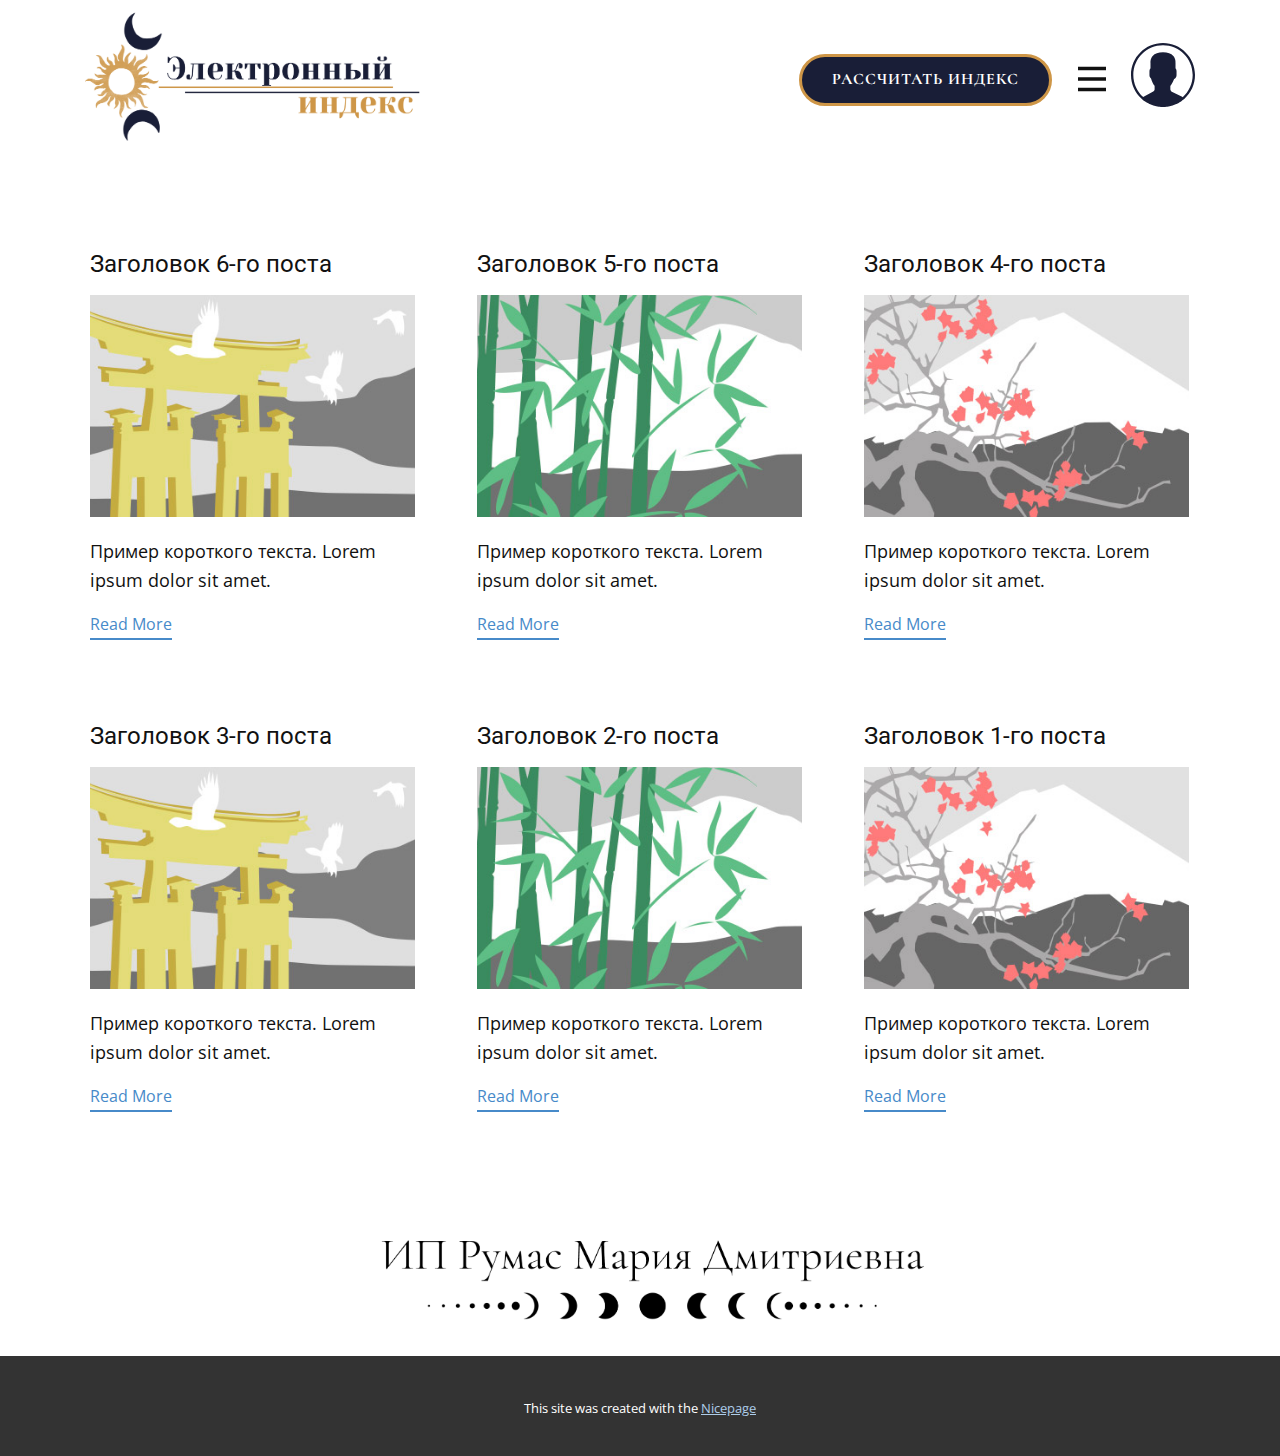
<file: e-index-2/blog/blog.html>
<!DOCTYPE html>
<html style="font-size: 16px;" lang="ru"><head>
    <meta name="viewport" content="width=device-width, initial-scale=1.0">
    <meta charset="utf-8">
    <meta name="keywords" content="бизнес-анализ, услуги бизнес-анализа, анализ эффективности, низкая рентабельность.">
    <meta name="description" content="">
    <title>Блог</title>
    <link rel="stylesheet" href="../nicepage.css" media="screen">
<link rel="stylesheet" href="../Blog-Template.css" media="screen">
    <script class="u-script" type="text/javascript" src="../jquery.js" defer=""></script>
    <script class="u-script" type="text/javascript" src="../nicepage.js" defer=""></script>
    <meta name="generator" content="Nicepage 6.9.2, nicepage.com">
    <link rel="icon" href="../images/logo_mini1.png">
    <link id="u-theme-google-font" rel="stylesheet" href="https://fonts.googleapis.com/css?family=Roboto:100,100i,300,300i,400,400i,500,500i,700,700i,900,900i|Open+Sans:300,300i,400,400i,500,500i,600,600i,700,700i,800,800i">
    <link id="u-page-google-font" rel="stylesheet" href="https://fonts.googleapis.com/css?family=Open+Sans:300,300i,400,400i,500,500i,600,600i,700,700i,800,800i|Cormorant:300,300i,400,400i,500,500i,600,600i,700,700i">
    
    
    
    <script type="application/ld+json">{
		"@context": "http://schema.org",
		"@type": "Organization",
		"name": "e-index",
		"logo": "images/logo.png"
}</script>
    <meta name="theme-color" content="#478ac9">
  <meta data-intl-tel-input-cdn-path="intlTelInput/"></head>
  <body data-path-to-root="./" data-include-products="false" class="u-body u-xl-mode" data-lang="ru"><header class="u-clearfix u-header u-sticky u-sticky-cf16 u-white u-header" id="sec-8218"><div class="u-clearfix u-sheet u-sheet-1">
        <img class="u-hidden-lg u-hidden-md u-hidden-sm u-hidden-xl u-image u-image-contain u-image-default u-image-1" src="../images/logo_mini1.png?rand=6fe6" alt="" data-image-width="797" data-image-height="781">
        <a href="#" class="u-hidden-xs u-image u-logo u-image-2" data-image-width="1807" data-image-height="738">
          <img src="../images/logo.png" class="u-logo-image u-logo-image-1">
        </a>
        <nav class="u-menu u-menu-hamburger u-menu-open-right u-offcanvas u-menu-1" data-responsive-from="XL">
          <div class="menu-collapse u-custom-font" style="font-size: 1.25rem; letter-spacing: 0px; font-weight: 700; font-family: Cormorant;">
            <a class="u-button-style u-custom-left-right-menu-spacing u-custom-padding-bottom u-custom-text-active-color u-custom-text-color u-custom-text-hover-color u-custom-top-bottom-menu-spacing u-nav-link u-text-active-palette-1-base u-text-hover-palette-2-base" href="#">
              <svg class="u-svg-link" viewBox="0 0 24 24"><use xlink:href="#menu-hamburger"></use></svg>
              <svg class="u-svg-content" version="1.1" id="menu-hamburger" viewBox="0 0 16 16" x="0px" y="0px" xmlns:xlink="http://www.w3.org/1999/xlink" xmlns="http://www.w3.org/2000/svg"><g><rect y="1" width="16" height="2"></rect><rect y="7" width="16" height="2"></rect><rect y="13" width="16" height="2"></rect>
</g></svg>
            </a>
          </div>
          <div class="u-custom-menu u-nav-container">
            <ul class="u-custom-font u-nav u-unstyled u-nav-1"><li class="u-nav-item"><a class="u-button-style u-nav-link u-text-active-custom-color-4 u-text-custom-color-1 u-text-hover-custom-color-2" href="../Главная.html" style="padding: 10px 20px;">Главная</a>
</li><li class="u-nav-item"><a class="u-button-style u-nav-link u-text-active-custom-color-4 u-text-custom-color-1 u-text-hover-custom-color-2" href="../О-нас.html" style="padding: 10px 20px;">О нас</a>
</li><li class="u-nav-item"><a class="u-button-style u-nav-link u-text-active-custom-color-4 u-text-custom-color-1 u-text-hover-custom-color-2" href="../Контакты.html" style="padding: 10px 20px;">Контакты</a>
</li><li class="u-nav-item"><a class="u-button-style u-nav-link u-text-active-custom-color-4 u-text-custom-color-1 u-text-hover-custom-color-2" href="../Услуги.html" style="padding: 10px 20px;">Услуги</a>
</li></ul>
          </div>
          <div class="u-custom-menu u-nav-container-collapse">
            <div class="u-container-style u-custom-color-1 u-inner-container-layout u-opacity u-opacity-90 u-sidenav">
              <div class="u-inner-container-layout u-sidenav-overflow">
                <div class="u-menu-close"></div>
                <ul class="u-align-center u-custom-font u-nav u-popupmenu-items u-spacing-20 u-text-active-white u-text-custom-color-4 u-text-hover-custom-color-2 u-unstyled u-nav-2"><li class="u-nav-item"><a class="u-button-style u-nav-link" href="../Главная.html">Главная</a>
</li><li class="u-nav-item"><a class="u-button-style u-nav-link" href="../О-нас.html">О нас</a>
</li><li class="u-nav-item"><a class="u-button-style u-nav-link" href="../Контакты.html">Контакты</a>
</li><li class="u-nav-item"><a class="u-button-style u-nav-link" href="../Услуги.html">Услуги</a>
</li></ul>
              </div>
            </div>
            <div class="u-black u-menu-overlay u-opacity u-opacity-40"></div>
          </div>
        </nav><span class="u-icon u-text-custom-color-1 u-icon-1" data-href="../Личный-кабинет.html"><svg class="u-svg-link" preserveAspectRatio="xMidYMin slice" viewBox="0 0 55 55" style=""><use xlink:href="#svg-238a"></use></svg><svg class="u-svg-content" viewBox="0 0 55 55" x="0px" y="0px" id="svg-238a" style="enable-background:new 0 0 55 55;"><path d="M55,27.5C55,12.337,42.663,0,27.5,0S0,12.337,0,27.5c0,8.009,3.444,15.228,8.926,20.258l-0.026,0.023l0.892,0.752
	c0.058,0.049,0.121,0.089,0.179,0.137c0.474,0.393,0.965,0.766,1.465,1.127c0.162,0.117,0.324,0.234,0.489,0.348
	c0.534,0.368,1.082,0.717,1.642,1.048c0.122,0.072,0.245,0.142,0.368,0.212c0.613,0.349,1.239,0.678,1.88,0.98
	c0.047,0.022,0.095,0.042,0.142,0.064c2.089,0.971,4.319,1.684,6.651,2.105c0.061,0.011,0.122,0.022,0.184,0.033
	c0.724,0.125,1.456,0.225,2.197,0.292c0.09,0.008,0.18,0.013,0.271,0.021C25.998,54.961,26.744,55,27.5,55
	c0.749,0,1.488-0.039,2.222-0.098c0.093-0.008,0.186-0.013,0.279-0.021c0.735-0.067,1.461-0.164,2.178-0.287
	c0.062-0.011,0.125-0.022,0.187-0.034c2.297-0.412,4.495-1.109,6.557-2.055c0.076-0.035,0.153-0.068,0.229-0.104
	c0.617-0.29,1.22-0.603,1.811-0.936c0.147-0.083,0.293-0.167,0.439-0.253c0.538-0.317,1.067-0.648,1.581-1
	c0.185-0.126,0.366-0.259,0.549-0.391c0.439-0.316,0.87-0.642,1.289-0.983c0.093-0.075,0.193-0.14,0.284-0.217l0.915-0.764
	l-0.027-0.023C51.523,42.802,55,35.55,55,27.5z M2,27.5C2,13.439,13.439,2,27.5,2S53,13.439,53,27.5
	c0,7.577-3.325,14.389-8.589,19.063c-0.294-0.203-0.59-0.385-0.893-0.537l-8.467-4.233c-0.76-0.38-1.232-1.144-1.232-1.993v-2.957
	c0.196-0.242,0.403-0.516,0.617-0.817c1.096-1.548,1.975-3.27,2.616-5.123c1.267-0.602,2.085-1.864,2.085-3.289v-3.545
	c0-0.867-0.318-1.708-0.887-2.369v-4.667c0.052-0.52,0.236-3.448-1.883-5.864C34.524,9.065,31.541,8,27.5,8
	s-7.024,1.065-8.867,3.168c-2.119,2.416-1.935,5.346-1.883,5.864v4.667c-0.568,0.661-0.887,1.502-0.887,2.369v3.545
	c0,1.101,0.494,2.128,1.34,2.821c0.81,3.173,2.477,5.575,3.093,6.389v2.894c0,0.816-0.445,1.566-1.162,1.958l-7.907,4.313
	c-0.252,0.137-0.502,0.297-0.752,0.476C5.276,41.792,2,35.022,2,27.5z"></path></svg></span>
        <a href="../Услуги.html#sec-cac1" class="u-border-3 u-border-custom-color-4 u-border-hover-custom-color-1 u-btn u-btn-round u-button-style u-custom-color-1 u-custom-font u-hover-custom-color-4 u-radius u-btn-1">Рассчитать индекс </a>
      </div></header>
    <section class="u-clearfix u-section-1" id="sec-248d">
      <div class="u-clearfix u-sheet u-valign-middle u-sheet-1"><!--blog--><!--blog_options_json--><!--{"type":"Recent","source":"","tags":"","count":""}--><!--/blog_options_json-->
        <div class="u-blog u-expanded-width u-repeater u-repeater-1"><!--blog_post-->
          <div class="u-blog-post u-container-style u-repeater-item u-white u-repeater-item-1">
            <div class="u-container-layout u-similar-container u-valign-top u-container-layout-1"><!--blog_post_header-->
              <h4 class="u-blog-control u-text u-text-1">
                <a class="u-post-header-link" href="../blog/пост-5.html">Заголовок 6-го поста</a>
              </h4><!--/blog_post_header--><!--blog_post_image-->
              <a class="u-post-header-link" href="../blog/пост-5.html"><img alt="" class="u-blog-control u-expanded-width u-image u-image-default u-image-1" src="../images/8ad73f3c.jpeg"></a><!--/blog_post_image--><!--blog_post_content-->
              <div class="u-blog-control u-post-content u-text u-text-2 fr-view">Пример короткого текста. Lorem ipsum dolor sit amet.</div><!--/blog_post_content--><!--blog_post_readmore-->
              <a href="../blog/пост-5.html" class="u-blog-control u-border-2 u-border-palette-1-base u-btn u-btn-rectangle u-button-style u-none u-btn-1"><!--blog_post_readmore_content--><!--options_json--><!--{"content":"Read More","defaultValue":"Читать дальше"}--><!--/options_json-->Read More<!--/blog_post_readmore_content--></a><!--/blog_post_readmore-->
            </div>
          </div><div class="u-blog-post u-container-style u-repeater-item u-video-cover u-white">
            <div class="u-container-layout u-similar-container u-valign-top u-container-layout-2"><!--blog_post_header-->
              <h4 class="u-blog-control u-text u-text-3">
                <a class="u-post-header-link" href="../blog/пост-4.html">Заголовок 5-го поста</a>
              </h4><!--/blog_post_header--><!--blog_post_image-->
              <a class="u-post-header-link" href="../blog/пост-4.html"><img alt="" class="u-blog-control u-expanded-width u-image u-image-default u-image-2" src="../images/68f64b9d.jpeg"></a><!--/blog_post_image--><!--blog_post_content-->
              <div class="u-blog-control u-post-content u-text u-text-4 fr-view">Пример короткого текста. Lorem ipsum dolor sit amet.</div><!--/blog_post_content--><!--blog_post_readmore-->
              <a href="../blog/пост-4.html" class="u-blog-control u-border-2 u-border-palette-1-base u-btn u-btn-rectangle u-button-style u-none u-btn-2"><!--blog_post_readmore_content--><!--options_json--><!--{"content":"Read More","defaultValue":"Читать дальше"}--><!--/options_json-->Read More<!--/blog_post_readmore_content--></a><!--/blog_post_readmore-->
            </div>
          </div><div class="u-blog-post u-container-style u-repeater-item u-video-cover u-white">
            <div class="u-container-layout u-similar-container u-valign-top u-container-layout-3"><!--blog_post_header-->
              <h4 class="u-blog-control u-text u-text-5">
                <a class="u-post-header-link" href="../blog/пост-3.html">Заголовок 4-го поста</a>
              </h4><!--/blog_post_header--><!--blog_post_image-->
              <a class="u-post-header-link" href="../blog/пост-3.html"><img alt="" class="u-blog-control u-expanded-width u-image u-image-default u-image-3" src="../images/0fd3416c.jpeg"></a><!--/blog_post_image--><!--blog_post_content-->
              <div class="u-blog-control u-post-content u-text u-text-6 fr-view">Пример короткого текста. Lorem ipsum dolor sit amet.</div><!--/blog_post_content--><!--blog_post_readmore-->
              <a href="../blog/пост-3.html" class="u-blog-control u-border-2 u-border-palette-1-base u-btn u-btn-rectangle u-button-style u-none u-btn-3"><!--blog_post_readmore_content--><!--options_json--><!--{"content":"Read More","defaultValue":"Читать дальше"}--><!--/options_json-->Read More<!--/blog_post_readmore_content--></a><!--/blog_post_readmore-->
            </div>
          </div><div class="u-blog-post u-container-style u-repeater-item u-white u-repeater-item-1">
            <div class="u-container-layout u-similar-container u-valign-top u-container-layout-1"><!--blog_post_header-->
              <h4 class="u-blog-control u-text u-text-1">
                <a class="u-post-header-link" href="../blog/пост-2.html">Заголовок 3-го поста</a>
              </h4><!--/blog_post_header--><!--blog_post_image-->
              <a class="u-post-header-link" href="../blog/пост-2.html"><img alt="" class="u-blog-control u-expanded-width u-image u-image-default u-image-1" src="../images/8ad73f3c.jpeg"></a><!--/blog_post_image--><!--blog_post_content-->
              <div class="u-blog-control u-post-content u-text u-text-2 fr-view">Пример короткого текста. Lorem ipsum dolor sit amet.</div><!--/blog_post_content--><!--blog_post_readmore-->
              <a href="../blog/пост-2.html" class="u-blog-control u-border-2 u-border-palette-1-base u-btn u-btn-rectangle u-button-style u-none u-btn-1"><!--blog_post_readmore_content--><!--options_json--><!--{"content":"Read More","defaultValue":"Читать дальше"}--><!--/options_json-->Read More<!--/blog_post_readmore_content--></a><!--/blog_post_readmore-->
            </div>
          </div><div class="u-blog-post u-container-style u-repeater-item u-video-cover u-white">
            <div class="u-container-layout u-similar-container u-valign-top u-container-layout-2"><!--blog_post_header-->
              <h4 class="u-blog-control u-text u-text-3">
                <a class="u-post-header-link" href="../blog/пост-1.html">Заголовок 2-го поста</a>
              </h4><!--/blog_post_header--><!--blog_post_image-->
              <a class="u-post-header-link" href="../blog/пост-1.html"><img alt="" class="u-blog-control u-expanded-width u-image u-image-default u-image-2" src="../images/68f64b9d.jpeg"></a><!--/blog_post_image--><!--blog_post_content-->
              <div class="u-blog-control u-post-content u-text u-text-4 fr-view">Пример короткого текста. Lorem ipsum dolor sit amet.</div><!--/blog_post_content--><!--blog_post_readmore-->
              <a href="../blog/пост-1.html" class="u-blog-control u-border-2 u-border-palette-1-base u-btn u-btn-rectangle u-button-style u-none u-btn-2"><!--blog_post_readmore_content--><!--options_json--><!--{"content":"Read More","defaultValue":"Читать дальше"}--><!--/options_json-->Read More<!--/blog_post_readmore_content--></a><!--/blog_post_readmore-->
            </div>
          </div><div class="u-blog-post u-container-style u-repeater-item u-video-cover u-white">
            <div class="u-container-layout u-similar-container u-valign-top u-container-layout-3"><!--blog_post_header-->
              <h4 class="u-blog-control u-text u-text-5">
                <a class="u-post-header-link" href="../blog/пост.html">Заголовок 1-го поста</a>
              </h4><!--/blog_post_header--><!--blog_post_image-->
              <a class="u-post-header-link" href="../blog/пост.html"><img alt="" class="u-blog-control u-expanded-width u-image u-image-default u-image-3" src="../images/0fd3416c.jpeg"></a><!--/blog_post_image--><!--blog_post_content-->
              <div class="u-blog-control u-post-content u-text u-text-6 fr-view">Пример короткого текста. Lorem ipsum dolor sit amet.</div><!--/blog_post_content--><!--blog_post_readmore-->
              <a href="../blog/пост.html" class="u-blog-control u-border-2 u-border-palette-1-base u-btn u-btn-rectangle u-button-style u-none u-btn-3"><!--blog_post_readmore_content--><!--options_json--><!--{"content":"Read More","defaultValue":"Читать дальше"}--><!--/options_json-->Read More<!--/blog_post_readmore_content--></a><!--/blog_post_readmore-->
            </div>
          </div><!--/blog_post--><!--blog_post-->
          <!--/blog_post--><!--blog_post-->
          <!--/blog_post-->
        </div><!--/blog-->
      </div>
    </section>
    
    
    
    <footer class="u-align-center u-clearfix u-footer u-white u-footer" id="sec-e194"><div class="u-clearfix u-sheet u-valign-middle u-sheet-1">
        <img class="u-image u-image-contain u-image-default u-image-1" src="../images/68747c7a-9c7f-5113-764e-dd2af2003e87.png" alt="" data-image-width="1523" data-image-height="268">
      </div></footer>
    <section class="u-backlink u-clearfix u-grey-80">
      <p class="u-text">
        <span>This site was created with the </span>
        <a class="u-link" href="https://nicepage.com/" target="_blank" rel="nofollow">
          <span>Nicepage</span>
        </a>
      </p>
    </section>
  
</body></html>
</file>
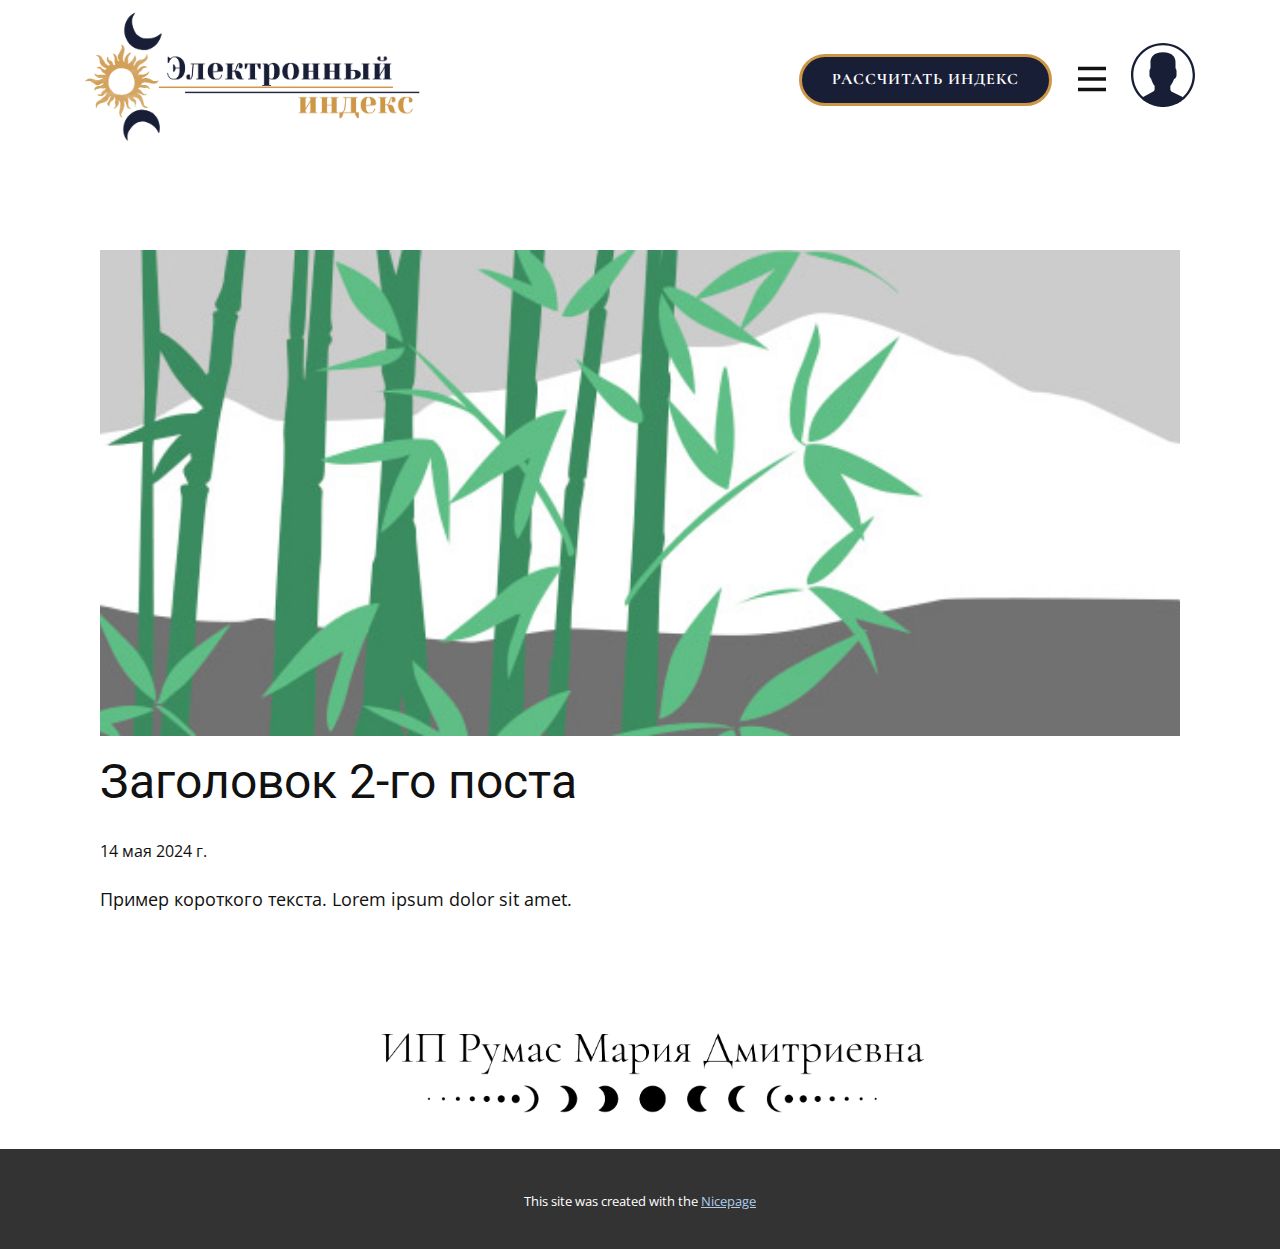
<file: e-index-2/blog/пост-1.html>
<!DOCTYPE html>
<html style="font-size: 16px;" lang="ru"><head>
    <meta name="viewport" content="width=device-width, initial-scale=1.0">
    <meta charset="utf-8">
    <meta name="keywords" content="Заголовок 1-го поста">
    <meta name="description" content="">
    <title>Заголовок 2-го поста</title>
    <link rel="stylesheet" href="../nicepage.css" media="screen">
<link rel="stylesheet" href="../Post-Template.css" media="screen">
    <script class="u-script" type="text/javascript" src="../jquery.js" defer=""></script>
    <script class="u-script" type="text/javascript" src="../nicepage.js" defer=""></script>
    <meta name="generator" content="Nicepage 6.9.2, nicepage.com">
    <link rel="icon" href="../images/logo_mini1.png">
    <link id="u-theme-google-font" rel="stylesheet" href="https://fonts.googleapis.com/css?family=Roboto:100,100i,300,300i,400,400i,500,500i,700,700i,900,900i|Open+Sans:300,300i,400,400i,500,500i,600,600i,700,700i,800,800i">
    <link id="u-page-google-font" rel="stylesheet" href="https://fonts.googleapis.com/css?family=Open+Sans:300,300i,400,400i,500,500i,600,600i,700,700i,800,800i|Cormorant:300,300i,400,400i,500,500i,600,600i,700,700i">
    
    
    
    <script type="application/ld+json">{
		"@context": "http://schema.org",
		"@type": "Organization",
		"name": "e-index",
		"logo": "images/logo.png"
}</script>
    <meta name="theme-color" content="#478ac9">
  <meta data-intl-tel-input-cdn-path="intlTelInput/"></head>
  <body data-path-to-root="./" data-include-products="false" class="u-body u-xl-mode" data-lang="ru"><header class="u-clearfix u-header u-sticky u-sticky-cf16 u-white u-header" id="sec-8218"><div class="u-clearfix u-sheet u-sheet-1">
        <img class="u-hidden-lg u-hidden-md u-hidden-sm u-hidden-xl u-image u-image-contain u-image-default u-image-1" src="../images/logo_mini1.png?rand=6fe6" alt="" data-image-width="797" data-image-height="781">
        <a href="#" class="u-hidden-xs u-image u-logo u-image-2" data-image-width="1807" data-image-height="738">
          <img src="../images/logo.png" class="u-logo-image u-logo-image-1">
        </a>
        <nav class="u-menu u-menu-hamburger u-menu-open-right u-offcanvas u-menu-1" data-responsive-from="XL">
          <div class="menu-collapse u-custom-font" style="font-size: 1.25rem; letter-spacing: 0px; font-weight: 700; font-family: Cormorant;">
            <a class="u-button-style u-custom-left-right-menu-spacing u-custom-padding-bottom u-custom-text-active-color u-custom-text-color u-custom-text-hover-color u-custom-top-bottom-menu-spacing u-nav-link u-text-active-palette-1-base u-text-hover-palette-2-base" href="#">
              <svg class="u-svg-link" viewBox="0 0 24 24"><use xlink:href="#menu-hamburger"></use></svg>
              <svg class="u-svg-content" version="1.1" id="menu-hamburger" viewBox="0 0 16 16" x="0px" y="0px" xmlns:xlink="http://www.w3.org/1999/xlink" xmlns="http://www.w3.org/2000/svg"><g><rect y="1" width="16" height="2"></rect><rect y="7" width="16" height="2"></rect><rect y="13" width="16" height="2"></rect>
</g></svg>
            </a>
          </div>
          <div class="u-custom-menu u-nav-container">
            <ul class="u-custom-font u-nav u-unstyled u-nav-1"><li class="u-nav-item"><a class="u-button-style u-nav-link u-text-active-custom-color-4 u-text-custom-color-1 u-text-hover-custom-color-2" href="../Главная.html" style="padding: 10px 20px;">Главная</a>
</li><li class="u-nav-item"><a class="u-button-style u-nav-link u-text-active-custom-color-4 u-text-custom-color-1 u-text-hover-custom-color-2" href="../О-нас.html" style="padding: 10px 20px;">О нас</a>
</li><li class="u-nav-item"><a class="u-button-style u-nav-link u-text-active-custom-color-4 u-text-custom-color-1 u-text-hover-custom-color-2" href="../Контакты.html" style="padding: 10px 20px;">Контакты</a>
</li><li class="u-nav-item"><a class="u-button-style u-nav-link u-text-active-custom-color-4 u-text-custom-color-1 u-text-hover-custom-color-2" href="../Услуги.html" style="padding: 10px 20px;">Услуги</a>
</li></ul>
          </div>
          <div class="u-custom-menu u-nav-container-collapse">
            <div class="u-container-style u-custom-color-1 u-inner-container-layout u-opacity u-opacity-90 u-sidenav">
              <div class="u-inner-container-layout u-sidenav-overflow">
                <div class="u-menu-close"></div>
                <ul class="u-align-center u-custom-font u-nav u-popupmenu-items u-spacing-20 u-text-active-white u-text-custom-color-4 u-text-hover-custom-color-2 u-unstyled u-nav-2"><li class="u-nav-item"><a class="u-button-style u-nav-link" href="../Главная.html">Главная</a>
</li><li class="u-nav-item"><a class="u-button-style u-nav-link" href="../О-нас.html">О нас</a>
</li><li class="u-nav-item"><a class="u-button-style u-nav-link" href="../Контакты.html">Контакты</a>
</li><li class="u-nav-item"><a class="u-button-style u-nav-link" href="../Услуги.html">Услуги</a>
</li></ul>
              </div>
            </div>
            <div class="u-black u-menu-overlay u-opacity u-opacity-40"></div>
          </div>
        </nav><span class="u-icon u-text-custom-color-1 u-icon-1" data-href="../Личный-кабинет.html"><svg class="u-svg-link" preserveAspectRatio="xMidYMin slice" viewBox="0 0 55 55" style=""><use xlink:href="#svg-238a"></use></svg><svg class="u-svg-content" viewBox="0 0 55 55" x="0px" y="0px" id="svg-238a" style="enable-background:new 0 0 55 55;"><path d="M55,27.5C55,12.337,42.663,0,27.5,0S0,12.337,0,27.5c0,8.009,3.444,15.228,8.926,20.258l-0.026,0.023l0.892,0.752
	c0.058,0.049,0.121,0.089,0.179,0.137c0.474,0.393,0.965,0.766,1.465,1.127c0.162,0.117,0.324,0.234,0.489,0.348
	c0.534,0.368,1.082,0.717,1.642,1.048c0.122,0.072,0.245,0.142,0.368,0.212c0.613,0.349,1.239,0.678,1.88,0.98
	c0.047,0.022,0.095,0.042,0.142,0.064c2.089,0.971,4.319,1.684,6.651,2.105c0.061,0.011,0.122,0.022,0.184,0.033
	c0.724,0.125,1.456,0.225,2.197,0.292c0.09,0.008,0.18,0.013,0.271,0.021C25.998,54.961,26.744,55,27.5,55
	c0.749,0,1.488-0.039,2.222-0.098c0.093-0.008,0.186-0.013,0.279-0.021c0.735-0.067,1.461-0.164,2.178-0.287
	c0.062-0.011,0.125-0.022,0.187-0.034c2.297-0.412,4.495-1.109,6.557-2.055c0.076-0.035,0.153-0.068,0.229-0.104
	c0.617-0.29,1.22-0.603,1.811-0.936c0.147-0.083,0.293-0.167,0.439-0.253c0.538-0.317,1.067-0.648,1.581-1
	c0.185-0.126,0.366-0.259,0.549-0.391c0.439-0.316,0.87-0.642,1.289-0.983c0.093-0.075,0.193-0.14,0.284-0.217l0.915-0.764
	l-0.027-0.023C51.523,42.802,55,35.55,55,27.5z M2,27.5C2,13.439,13.439,2,27.5,2S53,13.439,53,27.5
	c0,7.577-3.325,14.389-8.589,19.063c-0.294-0.203-0.59-0.385-0.893-0.537l-8.467-4.233c-0.76-0.38-1.232-1.144-1.232-1.993v-2.957
	c0.196-0.242,0.403-0.516,0.617-0.817c1.096-1.548,1.975-3.27,2.616-5.123c1.267-0.602,2.085-1.864,2.085-3.289v-3.545
	c0-0.867-0.318-1.708-0.887-2.369v-4.667c0.052-0.52,0.236-3.448-1.883-5.864C34.524,9.065,31.541,8,27.5,8
	s-7.024,1.065-8.867,3.168c-2.119,2.416-1.935,5.346-1.883,5.864v4.667c-0.568,0.661-0.887,1.502-0.887,2.369v3.545
	c0,1.101,0.494,2.128,1.34,2.821c0.81,3.173,2.477,5.575,3.093,6.389v2.894c0,0.816-0.445,1.566-1.162,1.958l-7.907,4.313
	c-0.252,0.137-0.502,0.297-0.752,0.476C5.276,41.792,2,35.022,2,27.5z"></path></svg></span>
        <a href="../Услуги.html#sec-cac1" class="u-border-3 u-border-custom-color-4 u-border-hover-custom-color-1 u-btn u-btn-round u-button-style u-custom-color-1 u-custom-font u-hover-custom-color-4 u-radius u-btn-1">Рассчитать индекс </a>
      </div></header>
    <section class="u-align-center u-clearfix u-section-1" id="sec-94ca">
      <div class="u-clearfix u-sheet u-valign-middle-md u-valign-middle-sm u-valign-middle-xs u-sheet-1"><!--post_details--><!--post_details_options_json--><!--{"source":""}--><!--/post_details_options_json--><!--blog_post-->
        <div class="u-container-style u-expanded-width u-post-details u-post-details-1">
          <div class="u-container-layout u-valign-middle u-container-layout-1"><!--blog_post_image-->
            <img alt="" class="u-blog-control u-expanded-width u-image u-image-default u-image-1" src="../images/68f64b9d.jpeg"><!--/blog_post_image--><!--blog_post_header-->
            <h2 class="u-blog-control u-text u-text-1">Заголовок 2-го поста</h2><!--/blog_post_header--><!--blog_post_metadata-->
            <div class="u-blog-control u-metadata u-metadata-1"><!--blog_post_metadata_date-->
              <span class="u-meta-date u-meta-icon">14 мая 2024 г.</span><!--/blog_post_metadata_date--><!--blog_post_metadata_category-->
              <!--/blog_post_metadata_category--><!--blog_post_metadata_comments-->
              <!--/blog_post_metadata_comments-->
            </div><!--/blog_post_metadata--><!--blog_post_content-->
            <div class="u-align-justify u-blog-control u-post-content u-text u-text-2 fr-view">
  Пример короткого текста. Lorem ipsum dolor sit amet.
  </div><!--/blog_post_content-->
          </div>
        </div><!--/blog_post--><!--/post_details-->
      </div>
    </section>
    
    
    
    <footer class="u-align-center u-clearfix u-footer u-white u-footer" id="sec-e194"><div class="u-clearfix u-sheet u-valign-middle u-sheet-1">
        <img class="u-image u-image-contain u-image-default u-image-1" src="../images/68747c7a-9c7f-5113-764e-dd2af2003e87.png" alt="" data-image-width="1523" data-image-height="268">
      </div></footer>
    <section class="u-backlink u-clearfix u-grey-80">
      <p class="u-text">
        <span>This site was created with the </span>
        <a class="u-link" href="https://nicepage.com/" target="_blank" rel="nofollow">
          <span>Nicepage</span>
        </a>
      </p>
    </section>
  
</body></html>
</file>
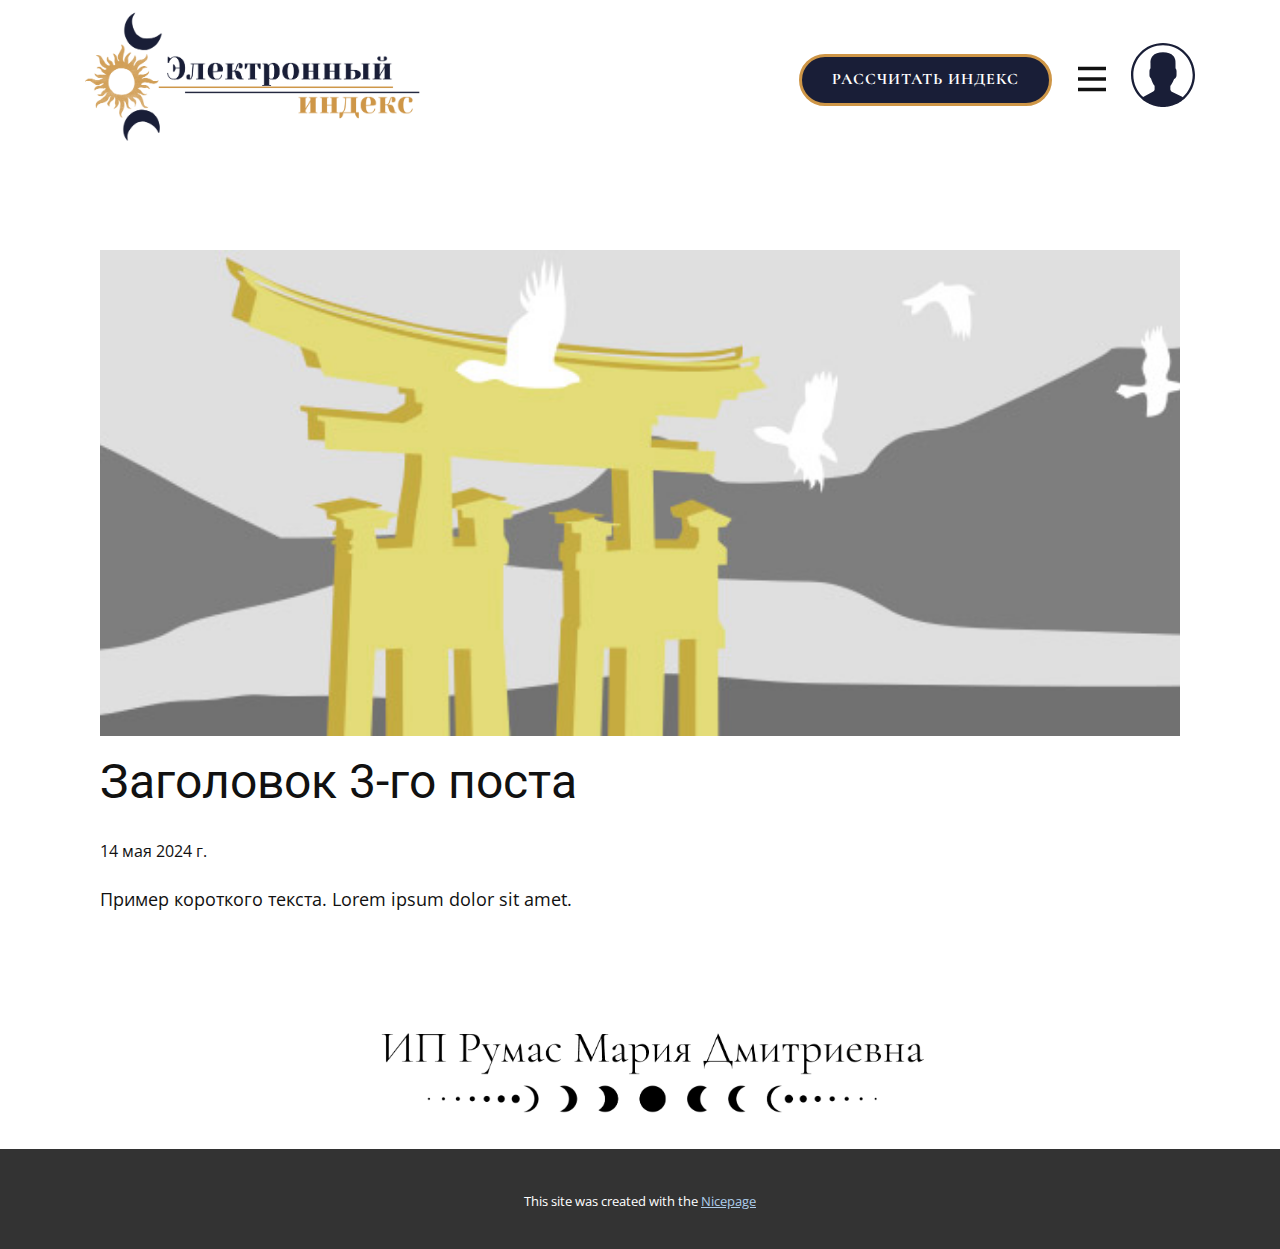
<file: e-index-2/blog/пост-2.html>
<!DOCTYPE html>
<html style="font-size: 16px;" lang="ru"><head>
    <meta name="viewport" content="width=device-width, initial-scale=1.0">
    <meta charset="utf-8">
    <meta name="keywords" content="Заголовок 1-го поста">
    <meta name="description" content="">
    <title>Заголовок 3-го поста</title>
    <link rel="stylesheet" href="../nicepage.css" media="screen">
<link rel="stylesheet" href="../Post-Template.css" media="screen">
    <script class="u-script" type="text/javascript" src="../jquery.js" defer=""></script>
    <script class="u-script" type="text/javascript" src="../nicepage.js" defer=""></script>
    <meta name="generator" content="Nicepage 6.9.2, nicepage.com">
    <link rel="icon" href="../images/logo_mini1.png">
    <link id="u-theme-google-font" rel="stylesheet" href="https://fonts.googleapis.com/css?family=Roboto:100,100i,300,300i,400,400i,500,500i,700,700i,900,900i|Open+Sans:300,300i,400,400i,500,500i,600,600i,700,700i,800,800i">
    <link id="u-page-google-font" rel="stylesheet" href="https://fonts.googleapis.com/css?family=Open+Sans:300,300i,400,400i,500,500i,600,600i,700,700i,800,800i|Cormorant:300,300i,400,400i,500,500i,600,600i,700,700i">
    
    
    
    <script type="application/ld+json">{
		"@context": "http://schema.org",
		"@type": "Organization",
		"name": "e-index",
		"logo": "images/logo.png"
}</script>
    <meta name="theme-color" content="#478ac9">
  <meta data-intl-tel-input-cdn-path="intlTelInput/"></head>
  <body data-path-to-root="./" data-include-products="false" class="u-body u-xl-mode" data-lang="ru"><header class="u-clearfix u-header u-sticky u-sticky-cf16 u-white u-header" id="sec-8218"><div class="u-clearfix u-sheet u-sheet-1">
        <img class="u-hidden-lg u-hidden-md u-hidden-sm u-hidden-xl u-image u-image-contain u-image-default u-image-1" src="../images/logo_mini1.png?rand=6fe6" alt="" data-image-width="797" data-image-height="781">
        <a href="#" class="u-hidden-xs u-image u-logo u-image-2" data-image-width="1807" data-image-height="738">
          <img src="../images/logo.png" class="u-logo-image u-logo-image-1">
        </a>
        <nav class="u-menu u-menu-hamburger u-menu-open-right u-offcanvas u-menu-1" data-responsive-from="XL">
          <div class="menu-collapse u-custom-font" style="font-size: 1.25rem; letter-spacing: 0px; font-weight: 700; font-family: Cormorant;">
            <a class="u-button-style u-custom-left-right-menu-spacing u-custom-padding-bottom u-custom-text-active-color u-custom-text-color u-custom-text-hover-color u-custom-top-bottom-menu-spacing u-nav-link u-text-active-palette-1-base u-text-hover-palette-2-base" href="#">
              <svg class="u-svg-link" viewBox="0 0 24 24"><use xlink:href="#menu-hamburger"></use></svg>
              <svg class="u-svg-content" version="1.1" id="menu-hamburger" viewBox="0 0 16 16" x="0px" y="0px" xmlns:xlink="http://www.w3.org/1999/xlink" xmlns="http://www.w3.org/2000/svg"><g><rect y="1" width="16" height="2"></rect><rect y="7" width="16" height="2"></rect><rect y="13" width="16" height="2"></rect>
</g></svg>
            </a>
          </div>
          <div class="u-custom-menu u-nav-container">
            <ul class="u-custom-font u-nav u-unstyled u-nav-1"><li class="u-nav-item"><a class="u-button-style u-nav-link u-text-active-custom-color-4 u-text-custom-color-1 u-text-hover-custom-color-2" href="../Главная.html" style="padding: 10px 20px;">Главная</a>
</li><li class="u-nav-item"><a class="u-button-style u-nav-link u-text-active-custom-color-4 u-text-custom-color-1 u-text-hover-custom-color-2" href="../О-нас.html" style="padding: 10px 20px;">О нас</a>
</li><li class="u-nav-item"><a class="u-button-style u-nav-link u-text-active-custom-color-4 u-text-custom-color-1 u-text-hover-custom-color-2" href="../Контакты.html" style="padding: 10px 20px;">Контакты</a>
</li><li class="u-nav-item"><a class="u-button-style u-nav-link u-text-active-custom-color-4 u-text-custom-color-1 u-text-hover-custom-color-2" href="../Услуги.html" style="padding: 10px 20px;">Услуги</a>
</li></ul>
          </div>
          <div class="u-custom-menu u-nav-container-collapse">
            <div class="u-container-style u-custom-color-1 u-inner-container-layout u-opacity u-opacity-90 u-sidenav">
              <div class="u-inner-container-layout u-sidenav-overflow">
                <div class="u-menu-close"></div>
                <ul class="u-align-center u-custom-font u-nav u-popupmenu-items u-spacing-20 u-text-active-white u-text-custom-color-4 u-text-hover-custom-color-2 u-unstyled u-nav-2"><li class="u-nav-item"><a class="u-button-style u-nav-link" href="../Главная.html">Главная</a>
</li><li class="u-nav-item"><a class="u-button-style u-nav-link" href="../О-нас.html">О нас</a>
</li><li class="u-nav-item"><a class="u-button-style u-nav-link" href="../Контакты.html">Контакты</a>
</li><li class="u-nav-item"><a class="u-button-style u-nav-link" href="../Услуги.html">Услуги</a>
</li></ul>
              </div>
            </div>
            <div class="u-black u-menu-overlay u-opacity u-opacity-40"></div>
          </div>
        </nav><span class="u-icon u-text-custom-color-1 u-icon-1" data-href="../Личный-кабинет.html"><svg class="u-svg-link" preserveAspectRatio="xMidYMin slice" viewBox="0 0 55 55" style=""><use xlink:href="#svg-238a"></use></svg><svg class="u-svg-content" viewBox="0 0 55 55" x="0px" y="0px" id="svg-238a" style="enable-background:new 0 0 55 55;"><path d="M55,27.5C55,12.337,42.663,0,27.5,0S0,12.337,0,27.5c0,8.009,3.444,15.228,8.926,20.258l-0.026,0.023l0.892,0.752
	c0.058,0.049,0.121,0.089,0.179,0.137c0.474,0.393,0.965,0.766,1.465,1.127c0.162,0.117,0.324,0.234,0.489,0.348
	c0.534,0.368,1.082,0.717,1.642,1.048c0.122,0.072,0.245,0.142,0.368,0.212c0.613,0.349,1.239,0.678,1.88,0.98
	c0.047,0.022,0.095,0.042,0.142,0.064c2.089,0.971,4.319,1.684,6.651,2.105c0.061,0.011,0.122,0.022,0.184,0.033
	c0.724,0.125,1.456,0.225,2.197,0.292c0.09,0.008,0.18,0.013,0.271,0.021C25.998,54.961,26.744,55,27.5,55
	c0.749,0,1.488-0.039,2.222-0.098c0.093-0.008,0.186-0.013,0.279-0.021c0.735-0.067,1.461-0.164,2.178-0.287
	c0.062-0.011,0.125-0.022,0.187-0.034c2.297-0.412,4.495-1.109,6.557-2.055c0.076-0.035,0.153-0.068,0.229-0.104
	c0.617-0.29,1.22-0.603,1.811-0.936c0.147-0.083,0.293-0.167,0.439-0.253c0.538-0.317,1.067-0.648,1.581-1
	c0.185-0.126,0.366-0.259,0.549-0.391c0.439-0.316,0.87-0.642,1.289-0.983c0.093-0.075,0.193-0.14,0.284-0.217l0.915-0.764
	l-0.027-0.023C51.523,42.802,55,35.55,55,27.5z M2,27.5C2,13.439,13.439,2,27.5,2S53,13.439,53,27.5
	c0,7.577-3.325,14.389-8.589,19.063c-0.294-0.203-0.59-0.385-0.893-0.537l-8.467-4.233c-0.76-0.38-1.232-1.144-1.232-1.993v-2.957
	c0.196-0.242,0.403-0.516,0.617-0.817c1.096-1.548,1.975-3.27,2.616-5.123c1.267-0.602,2.085-1.864,2.085-3.289v-3.545
	c0-0.867-0.318-1.708-0.887-2.369v-4.667c0.052-0.52,0.236-3.448-1.883-5.864C34.524,9.065,31.541,8,27.5,8
	s-7.024,1.065-8.867,3.168c-2.119,2.416-1.935,5.346-1.883,5.864v4.667c-0.568,0.661-0.887,1.502-0.887,2.369v3.545
	c0,1.101,0.494,2.128,1.34,2.821c0.81,3.173,2.477,5.575,3.093,6.389v2.894c0,0.816-0.445,1.566-1.162,1.958l-7.907,4.313
	c-0.252,0.137-0.502,0.297-0.752,0.476C5.276,41.792,2,35.022,2,27.5z"></path></svg></span>
        <a href="../Услуги.html#sec-cac1" class="u-border-3 u-border-custom-color-4 u-border-hover-custom-color-1 u-btn u-btn-round u-button-style u-custom-color-1 u-custom-font u-hover-custom-color-4 u-radius u-btn-1">Рассчитать индекс </a>
      </div></header>
    <section class="u-align-center u-clearfix u-section-1" id="sec-94ca">
      <div class="u-clearfix u-sheet u-valign-middle-md u-valign-middle-sm u-valign-middle-xs u-sheet-1"><!--post_details--><!--post_details_options_json--><!--{"source":""}--><!--/post_details_options_json--><!--blog_post-->
        <div class="u-container-style u-expanded-width u-post-details u-post-details-1">
          <div class="u-container-layout u-valign-middle u-container-layout-1"><!--blog_post_image-->
            <img alt="" class="u-blog-control u-expanded-width u-image u-image-default u-image-1" src="../images/8ad73f3c.jpeg"><!--/blog_post_image--><!--blog_post_header-->
            <h2 class="u-blog-control u-text u-text-1">Заголовок 3-го поста</h2><!--/blog_post_header--><!--blog_post_metadata-->
            <div class="u-blog-control u-metadata u-metadata-1"><!--blog_post_metadata_date-->
              <span class="u-meta-date u-meta-icon">14 мая 2024 г.</span><!--/blog_post_metadata_date--><!--blog_post_metadata_category-->
              <!--/blog_post_metadata_category--><!--blog_post_metadata_comments-->
              <!--/blog_post_metadata_comments-->
            </div><!--/blog_post_metadata--><!--blog_post_content-->
            <div class="u-align-justify u-blog-control u-post-content u-text u-text-2 fr-view">
  Пример короткого текста. Lorem ipsum dolor sit amet.
  </div><!--/blog_post_content-->
          </div>
        </div><!--/blog_post--><!--/post_details-->
      </div>
    </section>
    
    
    
    <footer class="u-align-center u-clearfix u-footer u-white u-footer" id="sec-e194"><div class="u-clearfix u-sheet u-valign-middle u-sheet-1">
        <img class="u-image u-image-contain u-image-default u-image-1" src="../images/68747c7a-9c7f-5113-764e-dd2af2003e87.png" alt="" data-image-width="1523" data-image-height="268">
      </div></footer>
    <section class="u-backlink u-clearfix u-grey-80">
      <p class="u-text">
        <span>This site was created with the </span>
        <a class="u-link" href="https://nicepage.com/" target="_blank" rel="nofollow">
          <span>Nicepage</span>
        </a>
      </p>
    </section>
  
</body></html>
</file>
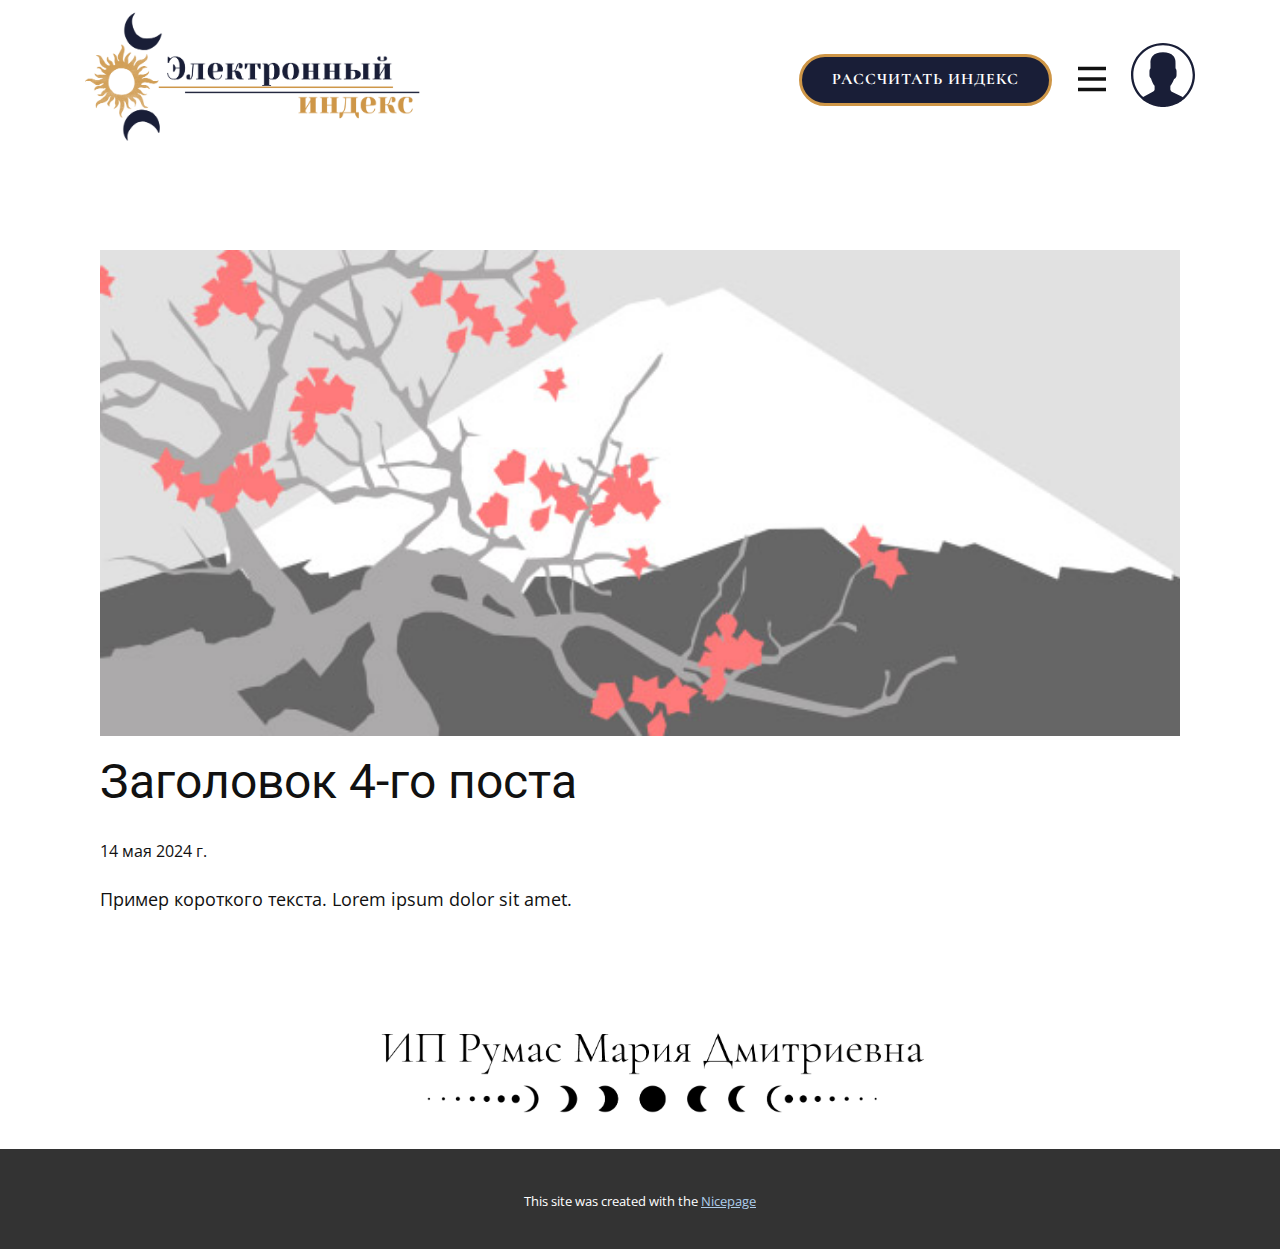
<file: e-index-2/blog/пост-3.html>
<!DOCTYPE html>
<html style="font-size: 16px;" lang="ru"><head>
    <meta name="viewport" content="width=device-width, initial-scale=1.0">
    <meta charset="utf-8">
    <meta name="keywords" content="Заголовок 1-го поста">
    <meta name="description" content="">
    <title>Заголовок 4-го поста</title>
    <link rel="stylesheet" href="../nicepage.css" media="screen">
<link rel="stylesheet" href="../Post-Template.css" media="screen">
    <script class="u-script" type="text/javascript" src="../jquery.js" defer=""></script>
    <script class="u-script" type="text/javascript" src="../nicepage.js" defer=""></script>
    <meta name="generator" content="Nicepage 6.9.2, nicepage.com">
    <link rel="icon" href="../images/logo_mini1.png">
    <link id="u-theme-google-font" rel="stylesheet" href="https://fonts.googleapis.com/css?family=Roboto:100,100i,300,300i,400,400i,500,500i,700,700i,900,900i|Open+Sans:300,300i,400,400i,500,500i,600,600i,700,700i,800,800i">
    <link id="u-page-google-font" rel="stylesheet" href="https://fonts.googleapis.com/css?family=Open+Sans:300,300i,400,400i,500,500i,600,600i,700,700i,800,800i|Cormorant:300,300i,400,400i,500,500i,600,600i,700,700i">
    
    
    
    <script type="application/ld+json">{
		"@context": "http://schema.org",
		"@type": "Organization",
		"name": "e-index",
		"logo": "images/logo.png"
}</script>
    <meta name="theme-color" content="#478ac9">
  <meta data-intl-tel-input-cdn-path="intlTelInput/"></head>
  <body data-path-to-root="./" data-include-products="false" class="u-body u-xl-mode" data-lang="ru"><header class="u-clearfix u-header u-sticky u-sticky-cf16 u-white u-header" id="sec-8218"><div class="u-clearfix u-sheet u-sheet-1">
        <img class="u-hidden-lg u-hidden-md u-hidden-sm u-hidden-xl u-image u-image-contain u-image-default u-image-1" src="../images/logo_mini1.png?rand=6fe6" alt="" data-image-width="797" data-image-height="781">
        <a href="#" class="u-hidden-xs u-image u-logo u-image-2" data-image-width="1807" data-image-height="738">
          <img src="../images/logo.png" class="u-logo-image u-logo-image-1">
        </a>
        <nav class="u-menu u-menu-hamburger u-menu-open-right u-offcanvas u-menu-1" data-responsive-from="XL">
          <div class="menu-collapse u-custom-font" style="font-size: 1.25rem; letter-spacing: 0px; font-weight: 700; font-family: Cormorant;">
            <a class="u-button-style u-custom-left-right-menu-spacing u-custom-padding-bottom u-custom-text-active-color u-custom-text-color u-custom-text-hover-color u-custom-top-bottom-menu-spacing u-nav-link u-text-active-palette-1-base u-text-hover-palette-2-base" href="#">
              <svg class="u-svg-link" viewBox="0 0 24 24"><use xlink:href="#menu-hamburger"></use></svg>
              <svg class="u-svg-content" version="1.1" id="menu-hamburger" viewBox="0 0 16 16" x="0px" y="0px" xmlns:xlink="http://www.w3.org/1999/xlink" xmlns="http://www.w3.org/2000/svg"><g><rect y="1" width="16" height="2"></rect><rect y="7" width="16" height="2"></rect><rect y="13" width="16" height="2"></rect>
</g></svg>
            </a>
          </div>
          <div class="u-custom-menu u-nav-container">
            <ul class="u-custom-font u-nav u-unstyled u-nav-1"><li class="u-nav-item"><a class="u-button-style u-nav-link u-text-active-custom-color-4 u-text-custom-color-1 u-text-hover-custom-color-2" href="../Главная.html" style="padding: 10px 20px;">Главная</a>
</li><li class="u-nav-item"><a class="u-button-style u-nav-link u-text-active-custom-color-4 u-text-custom-color-1 u-text-hover-custom-color-2" href="../О-нас.html" style="padding: 10px 20px;">О нас</a>
</li><li class="u-nav-item"><a class="u-button-style u-nav-link u-text-active-custom-color-4 u-text-custom-color-1 u-text-hover-custom-color-2" href="../Контакты.html" style="padding: 10px 20px;">Контакты</a>
</li><li class="u-nav-item"><a class="u-button-style u-nav-link u-text-active-custom-color-4 u-text-custom-color-1 u-text-hover-custom-color-2" href="../Услуги.html" style="padding: 10px 20px;">Услуги</a>
</li></ul>
          </div>
          <div class="u-custom-menu u-nav-container-collapse">
            <div class="u-container-style u-custom-color-1 u-inner-container-layout u-opacity u-opacity-90 u-sidenav">
              <div class="u-inner-container-layout u-sidenav-overflow">
                <div class="u-menu-close"></div>
                <ul class="u-align-center u-custom-font u-nav u-popupmenu-items u-spacing-20 u-text-active-white u-text-custom-color-4 u-text-hover-custom-color-2 u-unstyled u-nav-2"><li class="u-nav-item"><a class="u-button-style u-nav-link" href="../Главная.html">Главная</a>
</li><li class="u-nav-item"><a class="u-button-style u-nav-link" href="../О-нас.html">О нас</a>
</li><li class="u-nav-item"><a class="u-button-style u-nav-link" href="../Контакты.html">Контакты</a>
</li><li class="u-nav-item"><a class="u-button-style u-nav-link" href="../Услуги.html">Услуги</a>
</li></ul>
              </div>
            </div>
            <div class="u-black u-menu-overlay u-opacity u-opacity-40"></div>
          </div>
        </nav><span class="u-icon u-text-custom-color-1 u-icon-1" data-href="../Личный-кабинет.html"><svg class="u-svg-link" preserveAspectRatio="xMidYMin slice" viewBox="0 0 55 55" style=""><use xlink:href="#svg-238a"></use></svg><svg class="u-svg-content" viewBox="0 0 55 55" x="0px" y="0px" id="svg-238a" style="enable-background:new 0 0 55 55;"><path d="M55,27.5C55,12.337,42.663,0,27.5,0S0,12.337,0,27.5c0,8.009,3.444,15.228,8.926,20.258l-0.026,0.023l0.892,0.752
	c0.058,0.049,0.121,0.089,0.179,0.137c0.474,0.393,0.965,0.766,1.465,1.127c0.162,0.117,0.324,0.234,0.489,0.348
	c0.534,0.368,1.082,0.717,1.642,1.048c0.122,0.072,0.245,0.142,0.368,0.212c0.613,0.349,1.239,0.678,1.88,0.98
	c0.047,0.022,0.095,0.042,0.142,0.064c2.089,0.971,4.319,1.684,6.651,2.105c0.061,0.011,0.122,0.022,0.184,0.033
	c0.724,0.125,1.456,0.225,2.197,0.292c0.09,0.008,0.18,0.013,0.271,0.021C25.998,54.961,26.744,55,27.5,55
	c0.749,0,1.488-0.039,2.222-0.098c0.093-0.008,0.186-0.013,0.279-0.021c0.735-0.067,1.461-0.164,2.178-0.287
	c0.062-0.011,0.125-0.022,0.187-0.034c2.297-0.412,4.495-1.109,6.557-2.055c0.076-0.035,0.153-0.068,0.229-0.104
	c0.617-0.29,1.22-0.603,1.811-0.936c0.147-0.083,0.293-0.167,0.439-0.253c0.538-0.317,1.067-0.648,1.581-1
	c0.185-0.126,0.366-0.259,0.549-0.391c0.439-0.316,0.87-0.642,1.289-0.983c0.093-0.075,0.193-0.14,0.284-0.217l0.915-0.764
	l-0.027-0.023C51.523,42.802,55,35.55,55,27.5z M2,27.5C2,13.439,13.439,2,27.5,2S53,13.439,53,27.5
	c0,7.577-3.325,14.389-8.589,19.063c-0.294-0.203-0.59-0.385-0.893-0.537l-8.467-4.233c-0.76-0.38-1.232-1.144-1.232-1.993v-2.957
	c0.196-0.242,0.403-0.516,0.617-0.817c1.096-1.548,1.975-3.27,2.616-5.123c1.267-0.602,2.085-1.864,2.085-3.289v-3.545
	c0-0.867-0.318-1.708-0.887-2.369v-4.667c0.052-0.52,0.236-3.448-1.883-5.864C34.524,9.065,31.541,8,27.5,8
	s-7.024,1.065-8.867,3.168c-2.119,2.416-1.935,5.346-1.883,5.864v4.667c-0.568,0.661-0.887,1.502-0.887,2.369v3.545
	c0,1.101,0.494,2.128,1.34,2.821c0.81,3.173,2.477,5.575,3.093,6.389v2.894c0,0.816-0.445,1.566-1.162,1.958l-7.907,4.313
	c-0.252,0.137-0.502,0.297-0.752,0.476C5.276,41.792,2,35.022,2,27.5z"></path></svg></span>
        <a href="../Услуги.html#sec-cac1" class="u-border-3 u-border-custom-color-4 u-border-hover-custom-color-1 u-btn u-btn-round u-button-style u-custom-color-1 u-custom-font u-hover-custom-color-4 u-radius u-btn-1">Рассчитать индекс </a>
      </div></header>
    <section class="u-align-center u-clearfix u-section-1" id="sec-94ca">
      <div class="u-clearfix u-sheet u-valign-middle-md u-valign-middle-sm u-valign-middle-xs u-sheet-1"><!--post_details--><!--post_details_options_json--><!--{"source":""}--><!--/post_details_options_json--><!--blog_post-->
        <div class="u-container-style u-expanded-width u-post-details u-post-details-1">
          <div class="u-container-layout u-valign-middle u-container-layout-1"><!--blog_post_image-->
            <img alt="" class="u-blog-control u-expanded-width u-image u-image-default u-image-1" src="../images/0fd3416c.jpeg"><!--/blog_post_image--><!--blog_post_header-->
            <h2 class="u-blog-control u-text u-text-1">Заголовок 4-го поста</h2><!--/blog_post_header--><!--blog_post_metadata-->
            <div class="u-blog-control u-metadata u-metadata-1"><!--blog_post_metadata_date-->
              <span class="u-meta-date u-meta-icon">14 мая 2024 г.</span><!--/blog_post_metadata_date--><!--blog_post_metadata_category-->
              <!--/blog_post_metadata_category--><!--blog_post_metadata_comments-->
              <!--/blog_post_metadata_comments-->
            </div><!--/blog_post_metadata--><!--blog_post_content-->
            <div class="u-align-justify u-blog-control u-post-content u-text u-text-2 fr-view">
  Пример короткого текста. Lorem ipsum dolor sit amet.
  </div><!--/blog_post_content-->
          </div>
        </div><!--/blog_post--><!--/post_details-->
      </div>
    </section>
    
    
    
    <footer class="u-align-center u-clearfix u-footer u-white u-footer" id="sec-e194"><div class="u-clearfix u-sheet u-valign-middle u-sheet-1">
        <img class="u-image u-image-contain u-image-default u-image-1" src="../images/68747c7a-9c7f-5113-764e-dd2af2003e87.png" alt="" data-image-width="1523" data-image-height="268">
      </div></footer>
    <section class="u-backlink u-clearfix u-grey-80">
      <p class="u-text">
        <span>This site was created with the </span>
        <a class="u-link" href="https://nicepage.com/" target="_blank" rel="nofollow">
          <span>Nicepage</span>
        </a>
      </p>
    </section>
  
</body></html>
</file>
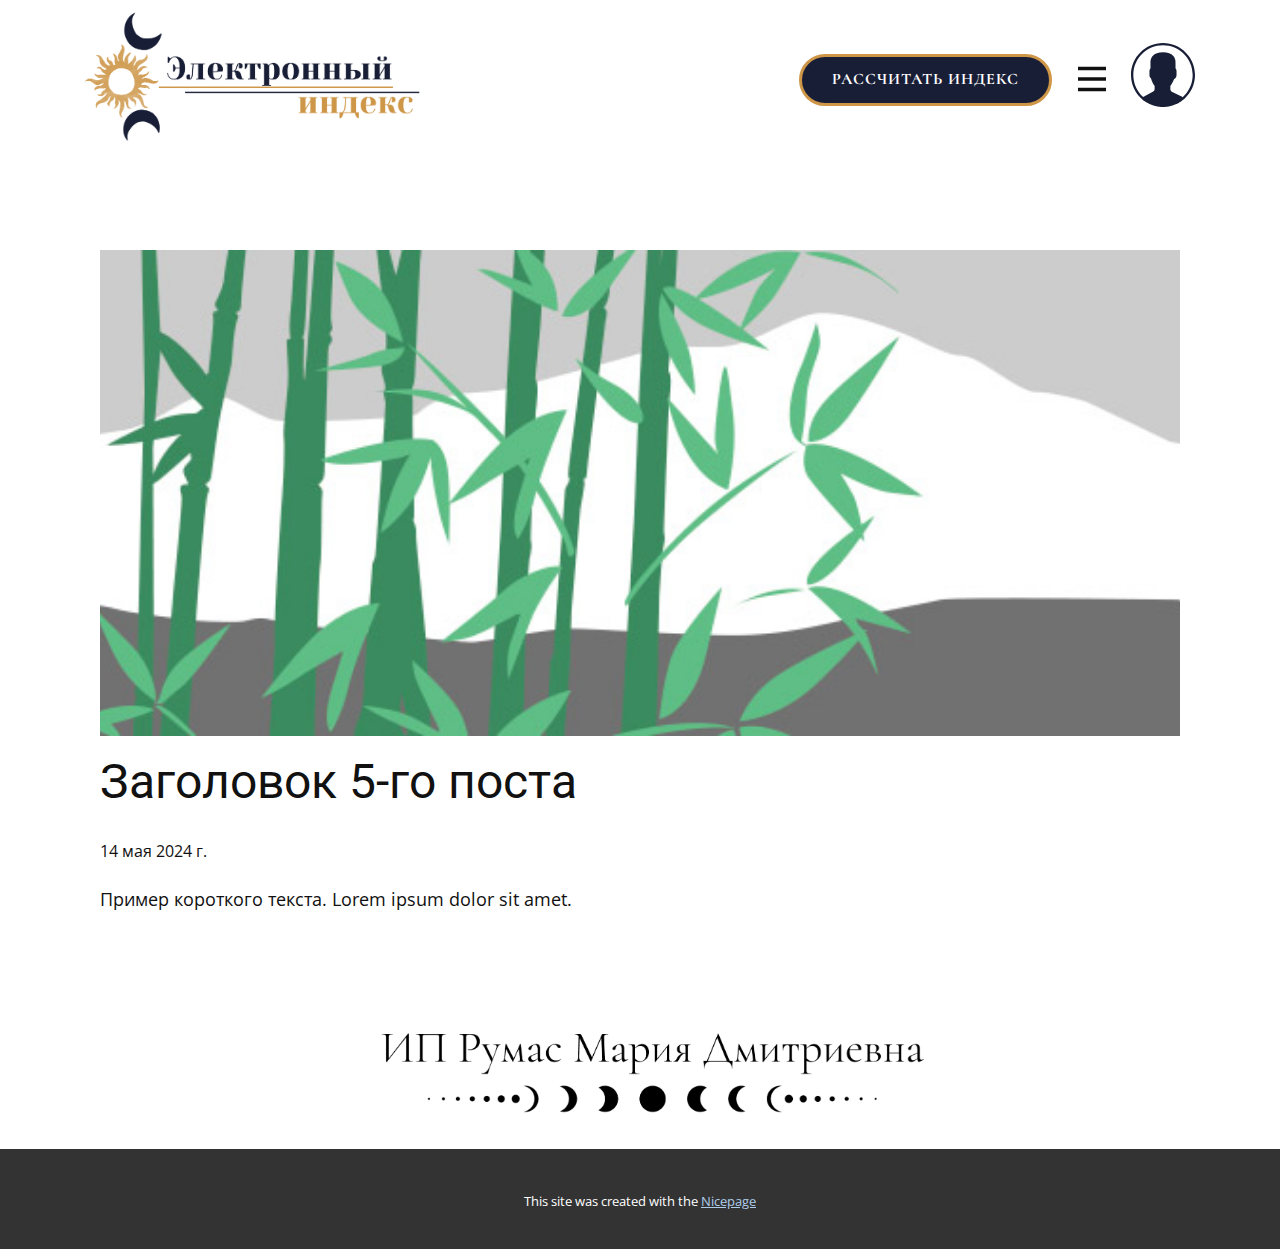
<file: e-index-2/blog/пост-4.html>
<!DOCTYPE html>
<html style="font-size: 16px;" lang="ru"><head>
    <meta name="viewport" content="width=device-width, initial-scale=1.0">
    <meta charset="utf-8">
    <meta name="keywords" content="Заголовок 1-го поста">
    <meta name="description" content="">
    <title>Заголовок 5-го поста</title>
    <link rel="stylesheet" href="../nicepage.css" media="screen">
<link rel="stylesheet" href="../Post-Template.css" media="screen">
    <script class="u-script" type="text/javascript" src="../jquery.js" defer=""></script>
    <script class="u-script" type="text/javascript" src="../nicepage.js" defer=""></script>
    <meta name="generator" content="Nicepage 6.9.2, nicepage.com">
    <link rel="icon" href="../images/logo_mini1.png">
    <link id="u-theme-google-font" rel="stylesheet" href="https://fonts.googleapis.com/css?family=Roboto:100,100i,300,300i,400,400i,500,500i,700,700i,900,900i|Open+Sans:300,300i,400,400i,500,500i,600,600i,700,700i,800,800i">
    <link id="u-page-google-font" rel="stylesheet" href="https://fonts.googleapis.com/css?family=Open+Sans:300,300i,400,400i,500,500i,600,600i,700,700i,800,800i|Cormorant:300,300i,400,400i,500,500i,600,600i,700,700i">
    
    
    
    <script type="application/ld+json">{
		"@context": "http://schema.org",
		"@type": "Organization",
		"name": "e-index",
		"logo": "images/logo.png"
}</script>
    <meta name="theme-color" content="#478ac9">
  <meta data-intl-tel-input-cdn-path="intlTelInput/"></head>
  <body data-path-to-root="./" data-include-products="false" class="u-body u-xl-mode" data-lang="ru"><header class="u-clearfix u-header u-sticky u-sticky-cf16 u-white u-header" id="sec-8218"><div class="u-clearfix u-sheet u-sheet-1">
        <img class="u-hidden-lg u-hidden-md u-hidden-sm u-hidden-xl u-image u-image-contain u-image-default u-image-1" src="../images/logo_mini1.png?rand=6fe6" alt="" data-image-width="797" data-image-height="781">
        <a href="#" class="u-hidden-xs u-image u-logo u-image-2" data-image-width="1807" data-image-height="738">
          <img src="../images/logo.png" class="u-logo-image u-logo-image-1">
        </a>
        <nav class="u-menu u-menu-hamburger u-menu-open-right u-offcanvas u-menu-1" data-responsive-from="XL">
          <div class="menu-collapse u-custom-font" style="font-size: 1.25rem; letter-spacing: 0px; font-weight: 700; font-family: Cormorant;">
            <a class="u-button-style u-custom-left-right-menu-spacing u-custom-padding-bottom u-custom-text-active-color u-custom-text-color u-custom-text-hover-color u-custom-top-bottom-menu-spacing u-nav-link u-text-active-palette-1-base u-text-hover-palette-2-base" href="#">
              <svg class="u-svg-link" viewBox="0 0 24 24"><use xlink:href="#menu-hamburger"></use></svg>
              <svg class="u-svg-content" version="1.1" id="menu-hamburger" viewBox="0 0 16 16" x="0px" y="0px" xmlns:xlink="http://www.w3.org/1999/xlink" xmlns="http://www.w3.org/2000/svg"><g><rect y="1" width="16" height="2"></rect><rect y="7" width="16" height="2"></rect><rect y="13" width="16" height="2"></rect>
</g></svg>
            </a>
          </div>
          <div class="u-custom-menu u-nav-container">
            <ul class="u-custom-font u-nav u-unstyled u-nav-1"><li class="u-nav-item"><a class="u-button-style u-nav-link u-text-active-custom-color-4 u-text-custom-color-1 u-text-hover-custom-color-2" href="../Главная.html" style="padding: 10px 20px;">Главная</a>
</li><li class="u-nav-item"><a class="u-button-style u-nav-link u-text-active-custom-color-4 u-text-custom-color-1 u-text-hover-custom-color-2" href="../О-нас.html" style="padding: 10px 20px;">О нас</a>
</li><li class="u-nav-item"><a class="u-button-style u-nav-link u-text-active-custom-color-4 u-text-custom-color-1 u-text-hover-custom-color-2" href="../Контакты.html" style="padding: 10px 20px;">Контакты</a>
</li><li class="u-nav-item"><a class="u-button-style u-nav-link u-text-active-custom-color-4 u-text-custom-color-1 u-text-hover-custom-color-2" href="../Услуги.html" style="padding: 10px 20px;">Услуги</a>
</li></ul>
          </div>
          <div class="u-custom-menu u-nav-container-collapse">
            <div class="u-container-style u-custom-color-1 u-inner-container-layout u-opacity u-opacity-90 u-sidenav">
              <div class="u-inner-container-layout u-sidenav-overflow">
                <div class="u-menu-close"></div>
                <ul class="u-align-center u-custom-font u-nav u-popupmenu-items u-spacing-20 u-text-active-white u-text-custom-color-4 u-text-hover-custom-color-2 u-unstyled u-nav-2"><li class="u-nav-item"><a class="u-button-style u-nav-link" href="../Главная.html">Главная</a>
</li><li class="u-nav-item"><a class="u-button-style u-nav-link" href="../О-нас.html">О нас</a>
</li><li class="u-nav-item"><a class="u-button-style u-nav-link" href="../Контакты.html">Контакты</a>
</li><li class="u-nav-item"><a class="u-button-style u-nav-link" href="../Услуги.html">Услуги</a>
</li></ul>
              </div>
            </div>
            <div class="u-black u-menu-overlay u-opacity u-opacity-40"></div>
          </div>
        </nav><span class="u-icon u-text-custom-color-1 u-icon-1" data-href="../Личный-кабинет.html"><svg class="u-svg-link" preserveAspectRatio="xMidYMin slice" viewBox="0 0 55 55" style=""><use xlink:href="#svg-238a"></use></svg><svg class="u-svg-content" viewBox="0 0 55 55" x="0px" y="0px" id="svg-238a" style="enable-background:new 0 0 55 55;"><path d="M55,27.5C55,12.337,42.663,0,27.5,0S0,12.337,0,27.5c0,8.009,3.444,15.228,8.926,20.258l-0.026,0.023l0.892,0.752
	c0.058,0.049,0.121,0.089,0.179,0.137c0.474,0.393,0.965,0.766,1.465,1.127c0.162,0.117,0.324,0.234,0.489,0.348
	c0.534,0.368,1.082,0.717,1.642,1.048c0.122,0.072,0.245,0.142,0.368,0.212c0.613,0.349,1.239,0.678,1.88,0.98
	c0.047,0.022,0.095,0.042,0.142,0.064c2.089,0.971,4.319,1.684,6.651,2.105c0.061,0.011,0.122,0.022,0.184,0.033
	c0.724,0.125,1.456,0.225,2.197,0.292c0.09,0.008,0.18,0.013,0.271,0.021C25.998,54.961,26.744,55,27.5,55
	c0.749,0,1.488-0.039,2.222-0.098c0.093-0.008,0.186-0.013,0.279-0.021c0.735-0.067,1.461-0.164,2.178-0.287
	c0.062-0.011,0.125-0.022,0.187-0.034c2.297-0.412,4.495-1.109,6.557-2.055c0.076-0.035,0.153-0.068,0.229-0.104
	c0.617-0.29,1.22-0.603,1.811-0.936c0.147-0.083,0.293-0.167,0.439-0.253c0.538-0.317,1.067-0.648,1.581-1
	c0.185-0.126,0.366-0.259,0.549-0.391c0.439-0.316,0.87-0.642,1.289-0.983c0.093-0.075,0.193-0.14,0.284-0.217l0.915-0.764
	l-0.027-0.023C51.523,42.802,55,35.55,55,27.5z M2,27.5C2,13.439,13.439,2,27.5,2S53,13.439,53,27.5
	c0,7.577-3.325,14.389-8.589,19.063c-0.294-0.203-0.59-0.385-0.893-0.537l-8.467-4.233c-0.76-0.38-1.232-1.144-1.232-1.993v-2.957
	c0.196-0.242,0.403-0.516,0.617-0.817c1.096-1.548,1.975-3.27,2.616-5.123c1.267-0.602,2.085-1.864,2.085-3.289v-3.545
	c0-0.867-0.318-1.708-0.887-2.369v-4.667c0.052-0.52,0.236-3.448-1.883-5.864C34.524,9.065,31.541,8,27.5,8
	s-7.024,1.065-8.867,3.168c-2.119,2.416-1.935,5.346-1.883,5.864v4.667c-0.568,0.661-0.887,1.502-0.887,2.369v3.545
	c0,1.101,0.494,2.128,1.34,2.821c0.81,3.173,2.477,5.575,3.093,6.389v2.894c0,0.816-0.445,1.566-1.162,1.958l-7.907,4.313
	c-0.252,0.137-0.502,0.297-0.752,0.476C5.276,41.792,2,35.022,2,27.5z"></path></svg></span>
        <a href="../Услуги.html#sec-cac1" class="u-border-3 u-border-custom-color-4 u-border-hover-custom-color-1 u-btn u-btn-round u-button-style u-custom-color-1 u-custom-font u-hover-custom-color-4 u-radius u-btn-1">Рассчитать индекс </a>
      </div></header>
    <section class="u-align-center u-clearfix u-section-1" id="sec-94ca">
      <div class="u-clearfix u-sheet u-valign-middle-md u-valign-middle-sm u-valign-middle-xs u-sheet-1"><!--post_details--><!--post_details_options_json--><!--{"source":""}--><!--/post_details_options_json--><!--blog_post-->
        <div class="u-container-style u-expanded-width u-post-details u-post-details-1">
          <div class="u-container-layout u-valign-middle u-container-layout-1"><!--blog_post_image-->
            <img alt="" class="u-blog-control u-expanded-width u-image u-image-default u-image-1" src="../images/68f64b9d.jpeg"><!--/blog_post_image--><!--blog_post_header-->
            <h2 class="u-blog-control u-text u-text-1">Заголовок 5-го поста</h2><!--/blog_post_header--><!--blog_post_metadata-->
            <div class="u-blog-control u-metadata u-metadata-1"><!--blog_post_metadata_date-->
              <span class="u-meta-date u-meta-icon">14 мая 2024 г.</span><!--/blog_post_metadata_date--><!--blog_post_metadata_category-->
              <!--/blog_post_metadata_category--><!--blog_post_metadata_comments-->
              <!--/blog_post_metadata_comments-->
            </div><!--/blog_post_metadata--><!--blog_post_content-->
            <div class="u-align-justify u-blog-control u-post-content u-text u-text-2 fr-view">
  Пример короткого текста. Lorem ipsum dolor sit amet.
  </div><!--/blog_post_content-->
          </div>
        </div><!--/blog_post--><!--/post_details-->
      </div>
    </section>
    
    
    
    <footer class="u-align-center u-clearfix u-footer u-white u-footer" id="sec-e194"><div class="u-clearfix u-sheet u-valign-middle u-sheet-1">
        <img class="u-image u-image-contain u-image-default u-image-1" src="../images/68747c7a-9c7f-5113-764e-dd2af2003e87.png" alt="" data-image-width="1523" data-image-height="268">
      </div></footer>
    <section class="u-backlink u-clearfix u-grey-80">
      <p class="u-text">
        <span>This site was created with the </span>
        <a class="u-link" href="https://nicepage.com/" target="_blank" rel="nofollow">
          <span>Nicepage</span>
        </a>
      </p>
    </section>
  
</body></html>
</file>
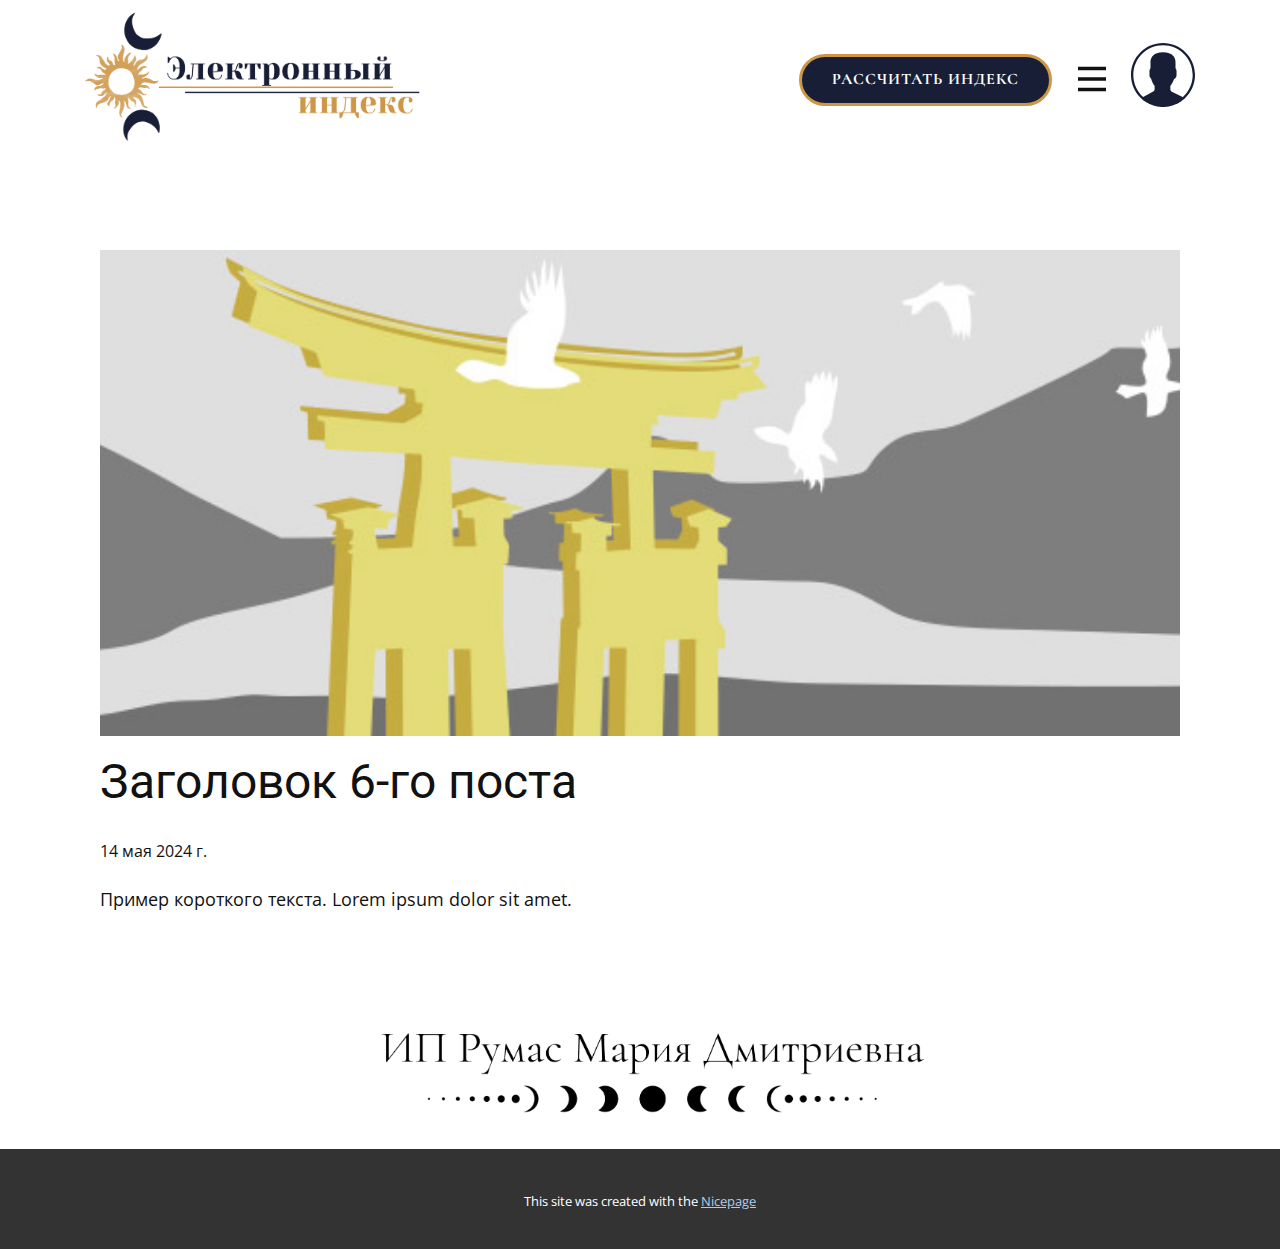
<file: e-index-2/blog/пост-5.html>
<!DOCTYPE html>
<html style="font-size: 16px;" lang="ru"><head>
    <meta name="viewport" content="width=device-width, initial-scale=1.0">
    <meta charset="utf-8">
    <meta name="keywords" content="Заголовок 1-го поста">
    <meta name="description" content="">
    <title>Заголовок 6-го поста</title>
    <link rel="stylesheet" href="../nicepage.css" media="screen">
<link rel="stylesheet" href="../Post-Template.css" media="screen">
    <script class="u-script" type="text/javascript" src="../jquery.js" defer=""></script>
    <script class="u-script" type="text/javascript" src="../nicepage.js" defer=""></script>
    <meta name="generator" content="Nicepage 6.9.2, nicepage.com">
    <link rel="icon" href="../images/logo_mini1.png">
    <link id="u-theme-google-font" rel="stylesheet" href="https://fonts.googleapis.com/css?family=Roboto:100,100i,300,300i,400,400i,500,500i,700,700i,900,900i|Open+Sans:300,300i,400,400i,500,500i,600,600i,700,700i,800,800i">
    <link id="u-page-google-font" rel="stylesheet" href="https://fonts.googleapis.com/css?family=Open+Sans:300,300i,400,400i,500,500i,600,600i,700,700i,800,800i|Cormorant:300,300i,400,400i,500,500i,600,600i,700,700i">
    
    
    
    <script type="application/ld+json">{
		"@context": "http://schema.org",
		"@type": "Organization",
		"name": "e-index",
		"logo": "images/logo.png"
}</script>
    <meta name="theme-color" content="#478ac9">
  <meta data-intl-tel-input-cdn-path="intlTelInput/"></head>
  <body data-path-to-root="./" data-include-products="false" class="u-body u-xl-mode" data-lang="ru"><header class="u-clearfix u-header u-sticky u-sticky-cf16 u-white u-header" id="sec-8218"><div class="u-clearfix u-sheet u-sheet-1">
        <img class="u-hidden-lg u-hidden-md u-hidden-sm u-hidden-xl u-image u-image-contain u-image-default u-image-1" src="../images/logo_mini1.png?rand=6fe6" alt="" data-image-width="797" data-image-height="781">
        <a href="#" class="u-hidden-xs u-image u-logo u-image-2" data-image-width="1807" data-image-height="738">
          <img src="../images/logo.png" class="u-logo-image u-logo-image-1">
        </a>
        <nav class="u-menu u-menu-hamburger u-menu-open-right u-offcanvas u-menu-1" data-responsive-from="XL">
          <div class="menu-collapse u-custom-font" style="font-size: 1.25rem; letter-spacing: 0px; font-weight: 700; font-family: Cormorant;">
            <a class="u-button-style u-custom-left-right-menu-spacing u-custom-padding-bottom u-custom-text-active-color u-custom-text-color u-custom-text-hover-color u-custom-top-bottom-menu-spacing u-nav-link u-text-active-palette-1-base u-text-hover-palette-2-base" href="#">
              <svg class="u-svg-link" viewBox="0 0 24 24"><use xlink:href="#menu-hamburger"></use></svg>
              <svg class="u-svg-content" version="1.1" id="menu-hamburger" viewBox="0 0 16 16" x="0px" y="0px" xmlns:xlink="http://www.w3.org/1999/xlink" xmlns="http://www.w3.org/2000/svg"><g><rect y="1" width="16" height="2"></rect><rect y="7" width="16" height="2"></rect><rect y="13" width="16" height="2"></rect>
</g></svg>
            </a>
          </div>
          <div class="u-custom-menu u-nav-container">
            <ul class="u-custom-font u-nav u-unstyled u-nav-1"><li class="u-nav-item"><a class="u-button-style u-nav-link u-text-active-custom-color-4 u-text-custom-color-1 u-text-hover-custom-color-2" href="../Главная.html" style="padding: 10px 20px;">Главная</a>
</li><li class="u-nav-item"><a class="u-button-style u-nav-link u-text-active-custom-color-4 u-text-custom-color-1 u-text-hover-custom-color-2" href="../О-нас.html" style="padding: 10px 20px;">О нас</a>
</li><li class="u-nav-item"><a class="u-button-style u-nav-link u-text-active-custom-color-4 u-text-custom-color-1 u-text-hover-custom-color-2" href="../Контакты.html" style="padding: 10px 20px;">Контакты</a>
</li><li class="u-nav-item"><a class="u-button-style u-nav-link u-text-active-custom-color-4 u-text-custom-color-1 u-text-hover-custom-color-2" href="../Услуги.html" style="padding: 10px 20px;">Услуги</a>
</li></ul>
          </div>
          <div class="u-custom-menu u-nav-container-collapse">
            <div class="u-container-style u-custom-color-1 u-inner-container-layout u-opacity u-opacity-90 u-sidenav">
              <div class="u-inner-container-layout u-sidenav-overflow">
                <div class="u-menu-close"></div>
                <ul class="u-align-center u-custom-font u-nav u-popupmenu-items u-spacing-20 u-text-active-white u-text-custom-color-4 u-text-hover-custom-color-2 u-unstyled u-nav-2"><li class="u-nav-item"><a class="u-button-style u-nav-link" href="../Главная.html">Главная</a>
</li><li class="u-nav-item"><a class="u-button-style u-nav-link" href="../О-нас.html">О нас</a>
</li><li class="u-nav-item"><a class="u-button-style u-nav-link" href="../Контакты.html">Контакты</a>
</li><li class="u-nav-item"><a class="u-button-style u-nav-link" href="../Услуги.html">Услуги</a>
</li></ul>
              </div>
            </div>
            <div class="u-black u-menu-overlay u-opacity u-opacity-40"></div>
          </div>
        </nav><span class="u-icon u-text-custom-color-1 u-icon-1" data-href="../Личный-кабинет.html"><svg class="u-svg-link" preserveAspectRatio="xMidYMin slice" viewBox="0 0 55 55" style=""><use xlink:href="#svg-238a"></use></svg><svg class="u-svg-content" viewBox="0 0 55 55" x="0px" y="0px" id="svg-238a" style="enable-background:new 0 0 55 55;"><path d="M55,27.5C55,12.337,42.663,0,27.5,0S0,12.337,0,27.5c0,8.009,3.444,15.228,8.926,20.258l-0.026,0.023l0.892,0.752
	c0.058,0.049,0.121,0.089,0.179,0.137c0.474,0.393,0.965,0.766,1.465,1.127c0.162,0.117,0.324,0.234,0.489,0.348
	c0.534,0.368,1.082,0.717,1.642,1.048c0.122,0.072,0.245,0.142,0.368,0.212c0.613,0.349,1.239,0.678,1.88,0.98
	c0.047,0.022,0.095,0.042,0.142,0.064c2.089,0.971,4.319,1.684,6.651,2.105c0.061,0.011,0.122,0.022,0.184,0.033
	c0.724,0.125,1.456,0.225,2.197,0.292c0.09,0.008,0.18,0.013,0.271,0.021C25.998,54.961,26.744,55,27.5,55
	c0.749,0,1.488-0.039,2.222-0.098c0.093-0.008,0.186-0.013,0.279-0.021c0.735-0.067,1.461-0.164,2.178-0.287
	c0.062-0.011,0.125-0.022,0.187-0.034c2.297-0.412,4.495-1.109,6.557-2.055c0.076-0.035,0.153-0.068,0.229-0.104
	c0.617-0.29,1.22-0.603,1.811-0.936c0.147-0.083,0.293-0.167,0.439-0.253c0.538-0.317,1.067-0.648,1.581-1
	c0.185-0.126,0.366-0.259,0.549-0.391c0.439-0.316,0.87-0.642,1.289-0.983c0.093-0.075,0.193-0.14,0.284-0.217l0.915-0.764
	l-0.027-0.023C51.523,42.802,55,35.55,55,27.5z M2,27.5C2,13.439,13.439,2,27.5,2S53,13.439,53,27.5
	c0,7.577-3.325,14.389-8.589,19.063c-0.294-0.203-0.59-0.385-0.893-0.537l-8.467-4.233c-0.76-0.38-1.232-1.144-1.232-1.993v-2.957
	c0.196-0.242,0.403-0.516,0.617-0.817c1.096-1.548,1.975-3.27,2.616-5.123c1.267-0.602,2.085-1.864,2.085-3.289v-3.545
	c0-0.867-0.318-1.708-0.887-2.369v-4.667c0.052-0.52,0.236-3.448-1.883-5.864C34.524,9.065,31.541,8,27.5,8
	s-7.024,1.065-8.867,3.168c-2.119,2.416-1.935,5.346-1.883,5.864v4.667c-0.568,0.661-0.887,1.502-0.887,2.369v3.545
	c0,1.101,0.494,2.128,1.34,2.821c0.81,3.173,2.477,5.575,3.093,6.389v2.894c0,0.816-0.445,1.566-1.162,1.958l-7.907,4.313
	c-0.252,0.137-0.502,0.297-0.752,0.476C5.276,41.792,2,35.022,2,27.5z"></path></svg></span>
        <a href="../Услуги.html#sec-cac1" class="u-border-3 u-border-custom-color-4 u-border-hover-custom-color-1 u-btn u-btn-round u-button-style u-custom-color-1 u-custom-font u-hover-custom-color-4 u-radius u-btn-1">Рассчитать индекс </a>
      </div></header>
    <section class="u-align-center u-clearfix u-section-1" id="sec-94ca">
      <div class="u-clearfix u-sheet u-valign-middle-md u-valign-middle-sm u-valign-middle-xs u-sheet-1"><!--post_details--><!--post_details_options_json--><!--{"source":""}--><!--/post_details_options_json--><!--blog_post-->
        <div class="u-container-style u-expanded-width u-post-details u-post-details-1">
          <div class="u-container-layout u-valign-middle u-container-layout-1"><!--blog_post_image-->
            <img alt="" class="u-blog-control u-expanded-width u-image u-image-default u-image-1" src="../images/8ad73f3c.jpeg"><!--/blog_post_image--><!--blog_post_header-->
            <h2 class="u-blog-control u-text u-text-1">Заголовок 6-го поста</h2><!--/blog_post_header--><!--blog_post_metadata-->
            <div class="u-blog-control u-metadata u-metadata-1"><!--blog_post_metadata_date-->
              <span class="u-meta-date u-meta-icon">14 мая 2024 г.</span><!--/blog_post_metadata_date--><!--blog_post_metadata_category-->
              <!--/blog_post_metadata_category--><!--blog_post_metadata_comments-->
              <!--/blog_post_metadata_comments-->
            </div><!--/blog_post_metadata--><!--blog_post_content-->
            <div class="u-align-justify u-blog-control u-post-content u-text u-text-2 fr-view">
  Пример короткого текста. Lorem ipsum dolor sit amet.
  </div><!--/blog_post_content-->
          </div>
        </div><!--/blog_post--><!--/post_details-->
      </div>
    </section>
    
    
    
    <footer class="u-align-center u-clearfix u-footer u-white u-footer" id="sec-e194"><div class="u-clearfix u-sheet u-valign-middle u-sheet-1">
        <img class="u-image u-image-contain u-image-default u-image-1" src="../images/68747c7a-9c7f-5113-764e-dd2af2003e87.png" alt="" data-image-width="1523" data-image-height="268">
      </div></footer>
    <section class="u-backlink u-clearfix u-grey-80">
      <p class="u-text">
        <span>This site was created with the </span>
        <a class="u-link" href="https://nicepage.com/" target="_blank" rel="nofollow">
          <span>Nicepage</span>
        </a>
      </p>
    </section>
  
</body></html>
</file>
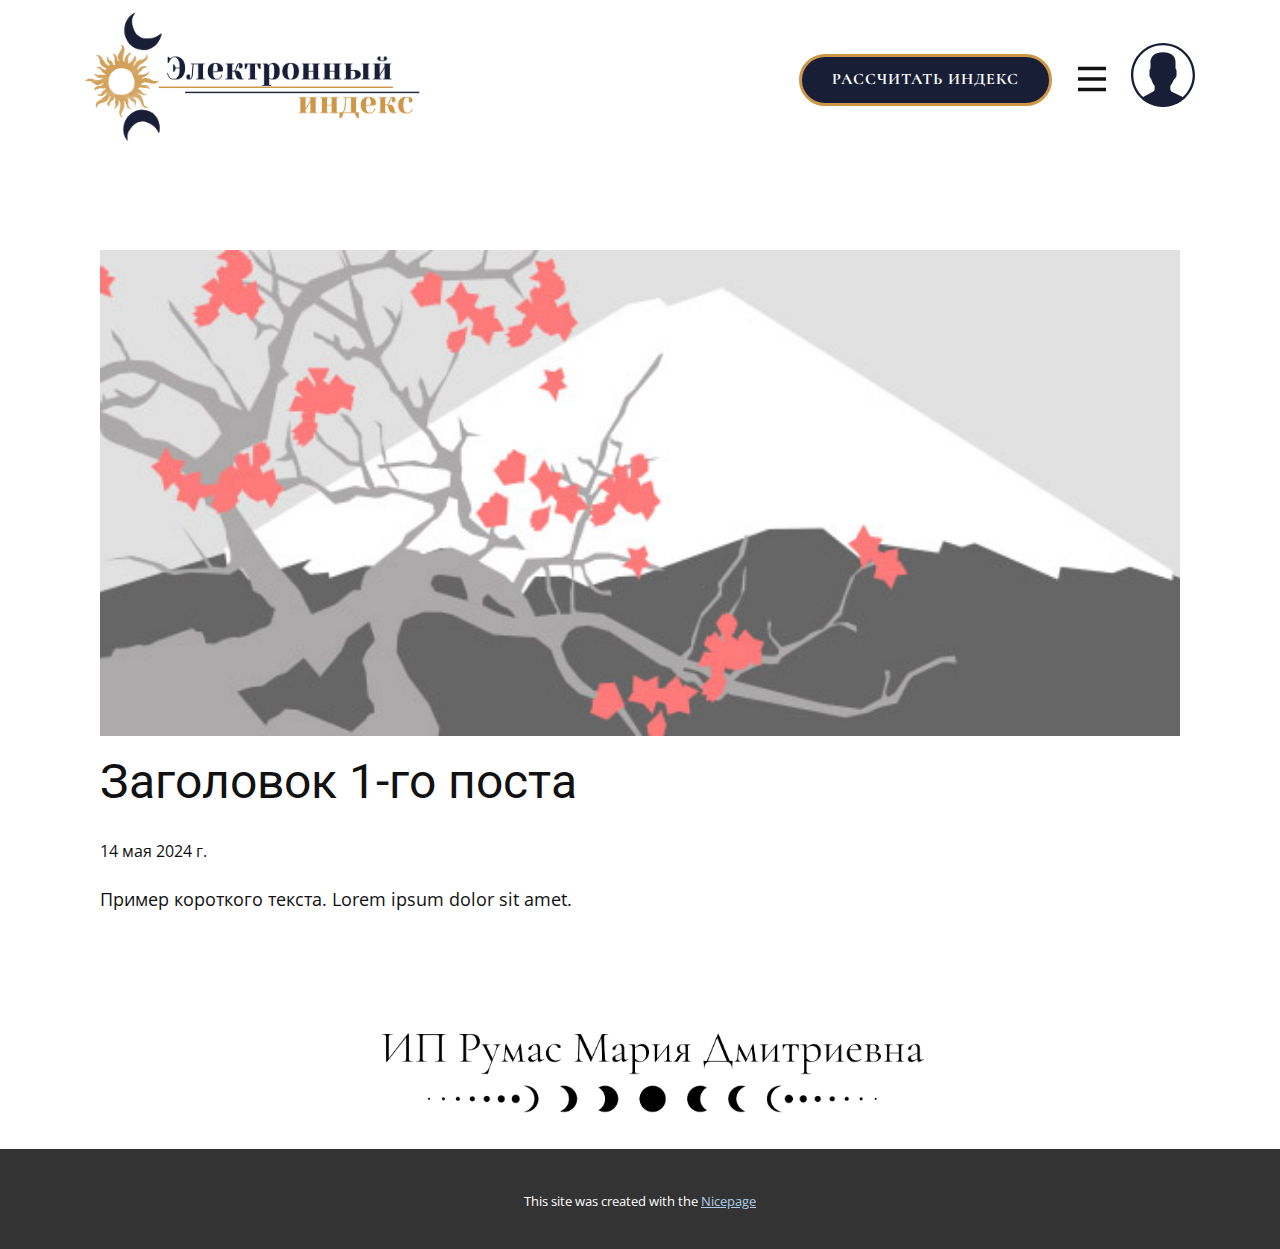
<file: e-index-2/blog/пост.html>
<!DOCTYPE html>
<html style="font-size: 16px;" lang="ru"><head>
    <meta name="viewport" content="width=device-width, initial-scale=1.0">
    <meta charset="utf-8">
    <meta name="keywords" content="Заголовок 1-го поста">
    <meta name="description" content="">
    <title>Заголовок 1-го поста</title>
    <link rel="stylesheet" href="../nicepage.css" media="screen">
<link rel="stylesheet" href="../Post-Template.css" media="screen">
    <script class="u-script" type="text/javascript" src="../jquery.js" defer=""></script>
    <script class="u-script" type="text/javascript" src="../nicepage.js" defer=""></script>
    <meta name="generator" content="Nicepage 6.9.2, nicepage.com">
    <link rel="icon" href="../images/logo_mini1.png">
    <link id="u-theme-google-font" rel="stylesheet" href="https://fonts.googleapis.com/css?family=Roboto:100,100i,300,300i,400,400i,500,500i,700,700i,900,900i|Open+Sans:300,300i,400,400i,500,500i,600,600i,700,700i,800,800i">
    <link id="u-page-google-font" rel="stylesheet" href="https://fonts.googleapis.com/css?family=Open+Sans:300,300i,400,400i,500,500i,600,600i,700,700i,800,800i|Cormorant:300,300i,400,400i,500,500i,600,600i,700,700i">
    
    
    
    <script type="application/ld+json">{
		"@context": "http://schema.org",
		"@type": "Organization",
		"name": "e-index",
		"logo": "images/logo.png"
}</script>
    <meta name="theme-color" content="#478ac9">
  <meta data-intl-tel-input-cdn-path="intlTelInput/"></head>
  <body data-path-to-root="./" data-include-products="false" class="u-body u-xl-mode" data-lang="ru"><header class="u-clearfix u-header u-sticky u-sticky-cf16 u-white u-header" id="sec-8218"><div class="u-clearfix u-sheet u-sheet-1">
        <img class="u-hidden-lg u-hidden-md u-hidden-sm u-hidden-xl u-image u-image-contain u-image-default u-image-1" src="../images/logo_mini1.png?rand=6fe6" alt="" data-image-width="797" data-image-height="781">
        <a href="#" class="u-hidden-xs u-image u-logo u-image-2" data-image-width="1807" data-image-height="738">
          <img src="../images/logo.png" class="u-logo-image u-logo-image-1">
        </a>
        <nav class="u-menu u-menu-hamburger u-menu-open-right u-offcanvas u-menu-1" data-responsive-from="XL">
          <div class="menu-collapse u-custom-font" style="font-size: 1.25rem; letter-spacing: 0px; font-weight: 700; font-family: Cormorant;">
            <a class="u-button-style u-custom-left-right-menu-spacing u-custom-padding-bottom u-custom-text-active-color u-custom-text-color u-custom-text-hover-color u-custom-top-bottom-menu-spacing u-nav-link u-text-active-palette-1-base u-text-hover-palette-2-base" href="#">
              <svg class="u-svg-link" viewBox="0 0 24 24"><use xlink:href="#menu-hamburger"></use></svg>
              <svg class="u-svg-content" version="1.1" id="menu-hamburger" viewBox="0 0 16 16" x="0px" y="0px" xmlns:xlink="http://www.w3.org/1999/xlink" xmlns="http://www.w3.org/2000/svg"><g><rect y="1" width="16" height="2"></rect><rect y="7" width="16" height="2"></rect><rect y="13" width="16" height="2"></rect>
</g></svg>
            </a>
          </div>
          <div class="u-custom-menu u-nav-container">
            <ul class="u-custom-font u-nav u-unstyled u-nav-1"><li class="u-nav-item"><a class="u-button-style u-nav-link u-text-active-custom-color-4 u-text-custom-color-1 u-text-hover-custom-color-2" href="../Главная.html" style="padding: 10px 20px;">Главная</a>
</li><li class="u-nav-item"><a class="u-button-style u-nav-link u-text-active-custom-color-4 u-text-custom-color-1 u-text-hover-custom-color-2" href="../О-нас.html" style="padding: 10px 20px;">О нас</a>
</li><li class="u-nav-item"><a class="u-button-style u-nav-link u-text-active-custom-color-4 u-text-custom-color-1 u-text-hover-custom-color-2" href="../Контакты.html" style="padding: 10px 20px;">Контакты</a>
</li><li class="u-nav-item"><a class="u-button-style u-nav-link u-text-active-custom-color-4 u-text-custom-color-1 u-text-hover-custom-color-2" href="../Услуги.html" style="padding: 10px 20px;">Услуги</a>
</li></ul>
          </div>
          <div class="u-custom-menu u-nav-container-collapse">
            <div class="u-container-style u-custom-color-1 u-inner-container-layout u-opacity u-opacity-90 u-sidenav">
              <div class="u-inner-container-layout u-sidenav-overflow">
                <div class="u-menu-close"></div>
                <ul class="u-align-center u-custom-font u-nav u-popupmenu-items u-spacing-20 u-text-active-white u-text-custom-color-4 u-text-hover-custom-color-2 u-unstyled u-nav-2"><li class="u-nav-item"><a class="u-button-style u-nav-link" href="../Главная.html">Главная</a>
</li><li class="u-nav-item"><a class="u-button-style u-nav-link" href="../О-нас.html">О нас</a>
</li><li class="u-nav-item"><a class="u-button-style u-nav-link" href="../Контакты.html">Контакты</a>
</li><li class="u-nav-item"><a class="u-button-style u-nav-link" href="../Услуги.html">Услуги</a>
</li></ul>
              </div>
            </div>
            <div class="u-black u-menu-overlay u-opacity u-opacity-40"></div>
          </div>
        </nav><span class="u-icon u-text-custom-color-1 u-icon-1" data-href="../Личный-кабинет.html"><svg class="u-svg-link" preserveAspectRatio="xMidYMin slice" viewBox="0 0 55 55" style=""><use xlink:href="#svg-238a"></use></svg><svg class="u-svg-content" viewBox="0 0 55 55" x="0px" y="0px" id="svg-238a" style="enable-background:new 0 0 55 55;"><path d="M55,27.5C55,12.337,42.663,0,27.5,0S0,12.337,0,27.5c0,8.009,3.444,15.228,8.926,20.258l-0.026,0.023l0.892,0.752
	c0.058,0.049,0.121,0.089,0.179,0.137c0.474,0.393,0.965,0.766,1.465,1.127c0.162,0.117,0.324,0.234,0.489,0.348
	c0.534,0.368,1.082,0.717,1.642,1.048c0.122,0.072,0.245,0.142,0.368,0.212c0.613,0.349,1.239,0.678,1.88,0.98
	c0.047,0.022,0.095,0.042,0.142,0.064c2.089,0.971,4.319,1.684,6.651,2.105c0.061,0.011,0.122,0.022,0.184,0.033
	c0.724,0.125,1.456,0.225,2.197,0.292c0.09,0.008,0.18,0.013,0.271,0.021C25.998,54.961,26.744,55,27.5,55
	c0.749,0,1.488-0.039,2.222-0.098c0.093-0.008,0.186-0.013,0.279-0.021c0.735-0.067,1.461-0.164,2.178-0.287
	c0.062-0.011,0.125-0.022,0.187-0.034c2.297-0.412,4.495-1.109,6.557-2.055c0.076-0.035,0.153-0.068,0.229-0.104
	c0.617-0.29,1.22-0.603,1.811-0.936c0.147-0.083,0.293-0.167,0.439-0.253c0.538-0.317,1.067-0.648,1.581-1
	c0.185-0.126,0.366-0.259,0.549-0.391c0.439-0.316,0.87-0.642,1.289-0.983c0.093-0.075,0.193-0.14,0.284-0.217l0.915-0.764
	l-0.027-0.023C51.523,42.802,55,35.55,55,27.5z M2,27.5C2,13.439,13.439,2,27.5,2S53,13.439,53,27.5
	c0,7.577-3.325,14.389-8.589,19.063c-0.294-0.203-0.59-0.385-0.893-0.537l-8.467-4.233c-0.76-0.38-1.232-1.144-1.232-1.993v-2.957
	c0.196-0.242,0.403-0.516,0.617-0.817c1.096-1.548,1.975-3.27,2.616-5.123c1.267-0.602,2.085-1.864,2.085-3.289v-3.545
	c0-0.867-0.318-1.708-0.887-2.369v-4.667c0.052-0.52,0.236-3.448-1.883-5.864C34.524,9.065,31.541,8,27.5,8
	s-7.024,1.065-8.867,3.168c-2.119,2.416-1.935,5.346-1.883,5.864v4.667c-0.568,0.661-0.887,1.502-0.887,2.369v3.545
	c0,1.101,0.494,2.128,1.34,2.821c0.81,3.173,2.477,5.575,3.093,6.389v2.894c0,0.816-0.445,1.566-1.162,1.958l-7.907,4.313
	c-0.252,0.137-0.502,0.297-0.752,0.476C5.276,41.792,2,35.022,2,27.5z"></path></svg></span>
        <a href="../Услуги.html#sec-cac1" class="u-border-3 u-border-custom-color-4 u-border-hover-custom-color-1 u-btn u-btn-round u-button-style u-custom-color-1 u-custom-font u-hover-custom-color-4 u-radius u-btn-1">Рассчитать индекс </a>
      </div></header>
    <section class="u-align-center u-clearfix u-section-1" id="sec-94ca">
      <div class="u-clearfix u-sheet u-valign-middle-md u-valign-middle-sm u-valign-middle-xs u-sheet-1"><!--post_details--><!--post_details_options_json--><!--{"source":""}--><!--/post_details_options_json--><!--blog_post-->
        <div class="u-container-style u-expanded-width u-post-details u-post-details-1">
          <div class="u-container-layout u-valign-middle u-container-layout-1"><!--blog_post_image-->
            <img alt="" class="u-blog-control u-expanded-width u-image u-image-default u-image-1" src="../images/0fd3416c.jpeg"><!--/blog_post_image--><!--blog_post_header-->
            <h2 class="u-blog-control u-text u-text-1">Заголовок 1-го поста</h2><!--/blog_post_header--><!--blog_post_metadata-->
            <div class="u-blog-control u-metadata u-metadata-1"><!--blog_post_metadata_date-->
              <span class="u-meta-date u-meta-icon">14 мая 2024 г.</span><!--/blog_post_metadata_date--><!--blog_post_metadata_category-->
              <!--/blog_post_metadata_category--><!--blog_post_metadata_comments-->
              <!--/blog_post_metadata_comments-->
            </div><!--/blog_post_metadata--><!--blog_post_content-->
            <div class="u-align-justify u-blog-control u-post-content u-text u-text-2 fr-view">
  Пример короткого текста. Lorem ipsum dolor sit amet.
  </div><!--/blog_post_content-->
          </div>
        </div><!--/blog_post--><!--/post_details-->
      </div>
    </section>
    
    
    
    <footer class="u-align-center u-clearfix u-footer u-white u-footer" id="sec-e194"><div class="u-clearfix u-sheet u-valign-middle u-sheet-1">
        <img class="u-image u-image-contain u-image-default u-image-1" src="../images/68747c7a-9c7f-5113-764e-dd2af2003e87.png" alt="" data-image-width="1523" data-image-height="268">
      </div></footer>
    <section class="u-backlink u-clearfix u-grey-80">
      <p class="u-text">
        <span>This site was created with the </span>
        <a class="u-link" href="https://nicepage.com/" target="_blank" rel="nofollow">
          <span>Nicepage</span>
        </a>
      </p>
    </section>
  
</body></html>
</file>
